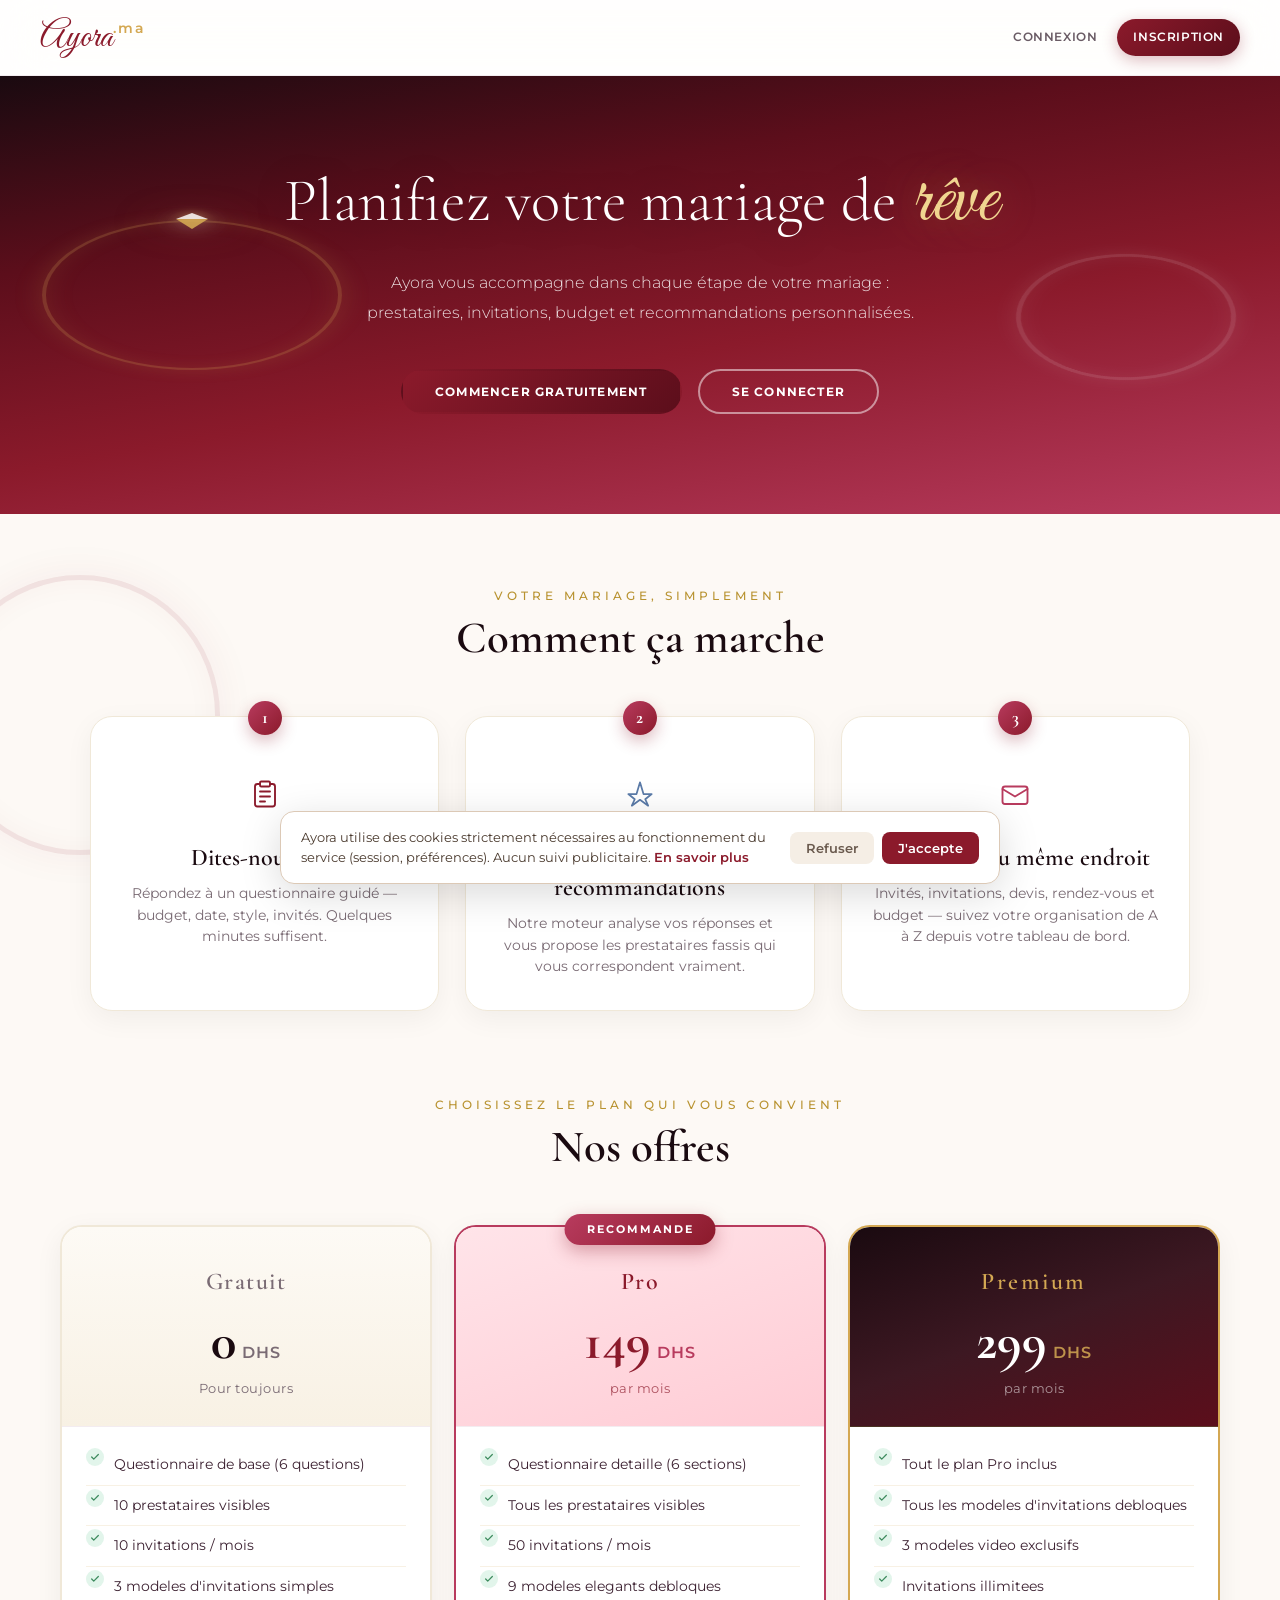
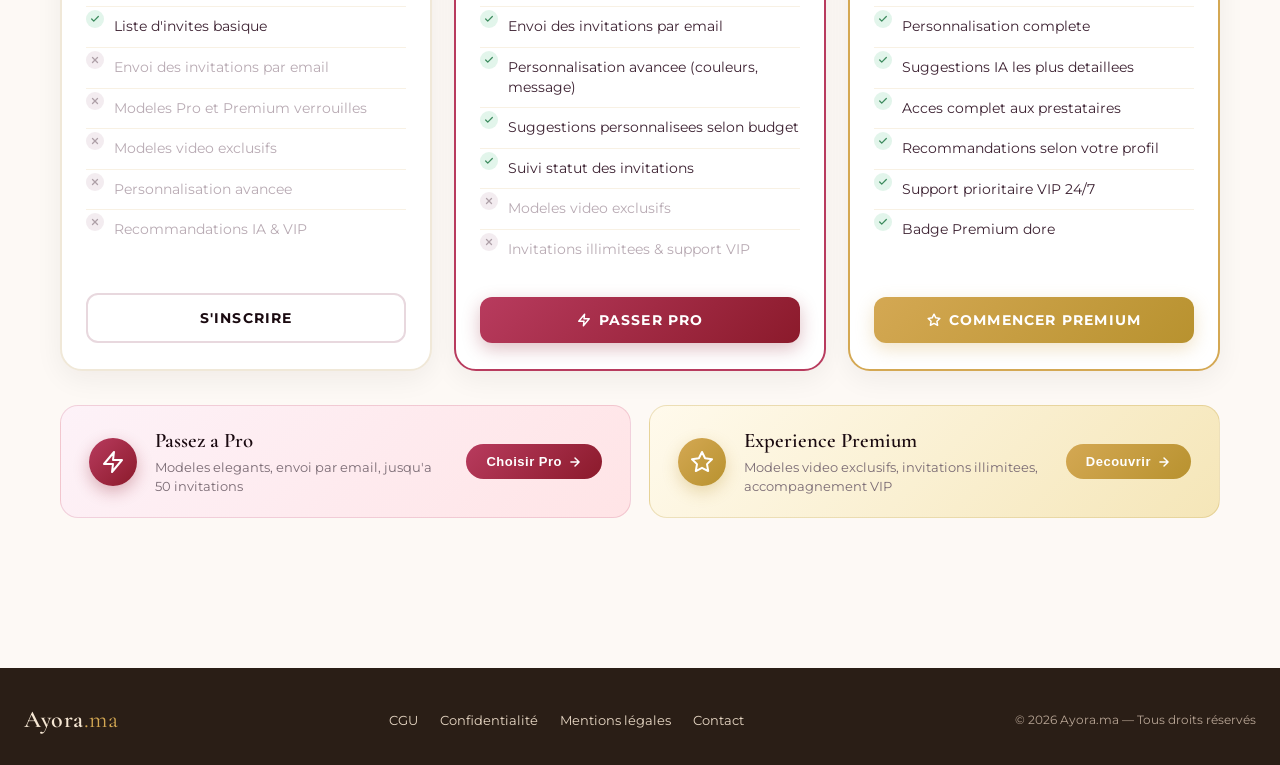
<file: WebContent/index.html>
<!DOCTYPE html>
<html lang="fr">
<head>
	<meta charset="UTF-8">
	<link rel="icon" type="image/svg+xml" href="favicon.svg">
	<link rel="icon" type="image/png" sizes="32x32" href="favicon-32x32.png">
	<link rel="icon" type="image/png" sizes="16x16" href="favicon-16x16.png">
	<link rel="apple-touch-icon" sizes="180x180" href="apple-touch-icon.png">
	<link rel="shortcut icon" type="image/x-icon" href="favicon.ico">
	<meta name="viewport" content="width=device-width, initial-scale=1.0">
	<title>Ayora - Planification de Mariage</title>
	<link rel="stylesheet" href="css/styles.css?v=26">
	<style>
	/* ====== PRICING — design refondu full-stack ====== */
	*,*::before,*::after{box-sizing:border-box}
	.pricing-section{padding:60px 40px 90px;max-width:1240px;margin:0 auto;position:relative;z-index:1}
	.pricing-subtitle{text-align:center;font-size:12px;text-transform:uppercase;letter-spacing:4px;color:#B8922F;margin-bottom:10px;font-weight:500}
	.pricing-title{text-align:center;font-family:'Cormorant Garamond',serif;font-size:2.8rem;font-weight:600;color:#1A0A10;margin-bottom:55px;line-height:1}

	/* Grid : 3 cartes parfaitement alignées (grid-auto-rows: 1fr force MEME hauteur) */
	.pricing-cards{display:grid;grid-template-columns:repeat(3,minmax(0,1fr));grid-auto-rows:1fr;gap:22px;align-items:stretch}

	/* Carte de base : exactement les mêmes dimensions partout */
	.pricing-card{
		background:#fff;
		border-radius:22px;
		border:2px solid #F0E8D8;
		display:flex;flex-direction:column;
		position:relative;
		overflow:visible;
		box-shadow:0 8px 28px rgba(26,10,16,.06);
		transition:transform .35s ease, box-shadow .35s ease;
		height:100%;
	}
	.pricing-card:hover{transform:translateY(-6px);box-shadow:0 18px 44px rgba(26,10,16,.12)}

	/* Badge "Recommandé" : suspendu, ne joue pas dans la hauteur */
	.pricing-badge{
		position:absolute;top:-13px;left:50%;transform:translateX(-50%);
		background:linear-gradient(135deg,#B83B5E,#8B1A2B);color:#fff;
		padding:6px 22px;border-radius:50px;font-size:11px;font-weight:700;
		letter-spacing:2px;text-transform:uppercase;
		box-shadow:0 6px 18px rgba(139,26,43,.35);
		z-index:5;white-space:nowrap;
	}

	/* Header : hauteur strictement identique sur les 3 plans */
	.pricing-card-header{
		text-align:center;
		padding:36px 26px 28px;
		height:200px;
		flex-shrink:0;
		display:flex;flex-direction:column;align-items:center;justify-content:center;
		gap:8px;
		border-radius:20px 20px 0 0;
		border-bottom:1px solid #F3ECF0;
	}
	.pricing-plan-name{display:block;font-family:'Cormorant Garamond',serif;font-size:1.5rem;font-weight:600;letter-spacing:1.5px;color:#1A0A10;margin:0}
	.pricing-amount{display:flex;align-items:baseline;justify-content:center;gap:6px;margin:4px 0 0}
	.pricing-value{font-family:'Cormorant Garamond',serif;font-size:3.3rem;font-weight:700;line-height:1;color:#1A0A10}
	.pricing-currency{font-size:1rem;font-weight:600;color:#7A6B74;letter-spacing:1px}
	.pricing-period{display:block;font-size:12.5px;color:#7A6B74;letter-spacing:.5px;margin-top:2px}

	/* Body : prend tout l'espace restant pour aligner les footers */
	.pricing-card-body{padding:18px 24px 14px;flex:1;display:flex;flex-direction:column;justify-content:flex-start}
	.pricing-features{list-style:none;padding:0;margin:0}
	.pricing-features li{padding:10px 0 10px 28px;position:relative;font-size:13.5px;color:#3D2232;line-height:1.45}
	.pricing-features li:not(:last-child){border-bottom:1px solid #F8F1E4}
	.pricing-features li::before{content:'';position:absolute;left:0;top:12px;width:18px;height:18px;border-radius:50%;background:#E2F5EB url("data:image/svg+xml,%3Csvg xmlns='http://www.w3.org/2000/svg' width='12' height='12' viewBox='0 0 24 24' fill='none' stroke='%233D8B5E' stroke-width='3' stroke-linecap='round' stroke-linejoin='round'%3E%3Cpolyline points='20 6 9 17 4 12'/%3E%3C/svg%3E") no-repeat center/10px}
	.pricing-features li.feat-off{color:#B8AAB3}
	.pricing-features li.feat-off::before{background:#F3ECF0 url("data:image/svg+xml,%3Csvg xmlns='http://www.w3.org/2000/svg' width='12' height='12' viewBox='0 0 24 24' fill='none' stroke='%23AEA0A8' stroke-width='3' stroke-linecap='round' stroke-linejoin='round'%3E%3Cline x1='18' y1='6' x2='6' y2='18'/%3E%3Cline x1='6' y1='6' x2='18' y2='18'/%3E%3C/svg%3E") no-repeat center/10px}

	/* Footer : alignés au pixel près */
	.pricing-card-footer{padding:14px 24px 26px}
	.btn-pricing{width:100%;padding:14px 20px;border-radius:12px;font-size:14px;font-weight:700;letter-spacing:1.2px;text-transform:uppercase;cursor:pointer;transition:all .3s ease;display:inline-flex;align-items:center;justify-content:center;gap:8px;border:none;font-family:inherit}
	.btn-pricing svg{width:14px;height:14px;stroke-width:2.5;flex-shrink:0}
	.upgrade-bar{max-width:1180px;margin:34px auto 0;display:grid;grid-template-columns:1fr 1fr;gap:18px}
	.upgrade-card{background:linear-gradient(135deg,#FDF2F8,#FFE4E6);border:1px solid rgba(184,59,94,.18);border-radius:18px;padding:22px 28px;display:flex;align-items:center;justify-content:space-between;gap:18px;flex-wrap:wrap;transition:all .3s}
	.upgrade-card.upgrade-prem{background:linear-gradient(135deg,#FFFAEC,#F5E6B8);border-color:rgba(184,146,47,.25)}
	.upgrade-card:hover{transform:translateY(-3px);box-shadow:0 12px 28px rgba(184,59,94,.12)}
	.upgrade-card.upgrade-prem:hover{box-shadow:0 12px 28px rgba(184,146,47,.18)}
	.upgrade-card .ic{width:48px;height:48px;border-radius:50%;background:linear-gradient(135deg,#B83B5E,#8B1A2B);color:#fff;display:flex;align-items:center;justify-content:center;flex-shrink:0;box-shadow:0 6px 16px rgba(139,26,43,.3)}
	.upgrade-card.upgrade-prem .ic{background:linear-gradient(135deg,#D4A853,#B8922F);box-shadow:0 6px 16px rgba(184,146,47,.3)}
	.upgrade-card .ic svg{width:24px;height:24px;stroke-width:2}
	.upgrade-card .info{flex:1;min-width:200px}
	.upgrade-card .info h4{margin:0 0 4px;font-family:'Cormorant Garamond',serif;font-size:1.3rem;color:#1A0A10}
	.upgrade-card .info p{margin:0;font-size:13px;color:#7A6B74;line-height:1.4}
	.upgrade-card .go{padding:10px 20px;border-radius:50px;border:none;color:#fff;font-weight:600;cursor:pointer;font-size:13px;letter-spacing:.5px;display:inline-flex;align-items:center;gap:6px;transition:transform .2s}
	.upgrade-card .go:hover{transform:translateX(3px)}
	.upgrade-card .go svg{width:14px;height:14px}
	.upgrade-card.upgrade-pro .go{background:linear-gradient(135deg,#B83B5E,#8B1A2B)}
	.upgrade-card.upgrade-prem .go{background:linear-gradient(135deg,#D4A853,#B8922F)}
	@media(max-width:768px){.upgrade-bar{grid-template-columns:1fr}}
	/* === FREE — Sobre, élégant === */
	.pricing-free .pricing-card-header{background:linear-gradient(180deg,#FDFAF5,#F8F1E4)}
	.pricing-free .pricing-plan-name{color:#7A6B74}
	.pricing-free .pricing-value{color:#1A0A10}
	.pricing-free .btn-pricing{background:#fff;border:2px solid #E8D8DE;color:#1A0A10}
	.pricing-free .btn-pricing:hover{background:#1A0A10;border-color:#1A0A10;color:#D4A853}

	/* === PRO — Romantique, recommandé === */
	.pricing-pro{border-color:#B83B5E}
	.pricing-pro .pricing-card-header{background:linear-gradient(160deg,#FFE4E9 0%,#FFCCD5 100%)}
	.pricing-pro .pricing-plan-name{color:#8B1A2B}
	.pricing-pro .pricing-value{color:#8B1A2B}
	.pricing-pro .pricing-currency{color:#B83B5E}
	.pricing-pro .pricing-period{color:#8B1A2B;opacity:.7}
	.pricing-pro .btn-pricing{background:linear-gradient(135deg,#B83B5E,#8B1A2B);color:#fff;box-shadow:0 6px 18px rgba(139,26,43,.28)}
	.pricing-pro .btn-pricing:hover{transform:translateY(-2px);box-shadow:0 10px 26px rgba(139,26,43,.4)}

	/* === PREMIUM — Luxe sobre, doré === */
	.pricing-premium{border-color:#D4A853}
	.pricing-premium .pricing-card-header{background:linear-gradient(160deg,#1A0A10 0%,#3D1822 50%,#5C0E1B 100%);border-bottom-color:rgba(212,168,83,.25)}
	.pricing-premium .pricing-plan-name{color:#D4A853;letter-spacing:2.5px}
	.pricing-premium .pricing-value{color:#fff}
	.pricing-premium .pricing-currency{color:#D4A853;opacity:.85}
	.pricing-premium .pricing-period{color:rgba(255,255,255,.55)}
	.pricing-premium .btn-pricing{background:linear-gradient(135deg,#D4A853,#B8922F);color:#fff;box-shadow:0 6px 18px rgba(212,168,83,.32)}
	.pricing-premium .btn-pricing:hover{transform:translateY(-2px);box-shadow:0 10px 26px rgba(212,168,83,.45)}

	/* Responsive */
	@media(max-width:1000px){.pricing-cards{grid-template-columns:1fr;max-width:420px;margin:0 auto;gap:32px}}

	/* ====== INLINE OVERRIDE - Icons SVG ====== */
	.icon::before,.icon::after{content:none!important;display:none!important}
	.icon-questionnaire{background:linear-gradient(135deg,#FDE8ED,#F5CCD5);background-image:url("data:image/svg+xml,%3Csvg xmlns='http://www.w3.org/2000/svg' width='30' height='30' viewBox='0 0 24 24' fill='none' stroke='%238B1A2B' stroke-width='1.5' stroke-linecap='round' stroke-linejoin='round'%3E%3Cpath d='M16 4h2a2 2 0 0 1 2 2v14a2 2 0 0 1-2 2H6a2 2 0 0 1-2-2V6a2 2 0 0 1 2-2h2'/%3E%3Crect x='8' y='2' width='8' height='4' rx='1' ry='1'/%3E%3Cline x1='8' y1='10' x2='16' y2='10'/%3E%3Cline x1='8' y1='14' x2='16' y2='14'/%3E%3Cline x1='8' y1='18' x2='12' y2='18'/%3E%3C/svg%3E");background-repeat:no-repeat;background-position:center;background-size:30px}
	.icon-vendors{background:linear-gradient(135deg,#FEF9ED,#F0D590);background-image:url("data:image/svg+xml,%3Csvg xmlns='http://www.w3.org/2000/svg' width='30' height='30' viewBox='0 0 24 24' fill='none' stroke='%23B8922F' stroke-width='1.5' stroke-linecap='round' stroke-linejoin='round'%3E%3Cpath d='M3 21h18'/%3E%3Cpath d='M5 21V7l7-4 7 4v14'/%3E%3Cpath d='M9 21v-4a2 2 0 0 1 2-2h2a2 2 0 0 1 2 2v4'/%3E%3Cpath d='M10 9h4'/%3E%3Cpath d='M10 13h4'/%3E%3C/svg%3E");background-repeat:no-repeat;background-position:center;background-size:30px}
	.icon-ai{background:linear-gradient(135deg,#E8F0FA,#C5D9F0);background-image:url("data:image/svg+xml,%3Csvg xmlns='http://www.w3.org/2000/svg' width='30' height='30' viewBox='0 0 24 24' fill='none' stroke='%235B7BA8' stroke-width='1.5' stroke-linecap='round' stroke-linejoin='round'%3E%3Cpath d='M12 2L9 12l-7 0 5.5 4.5L5 22l7-5 7 5-2.5-5.5L22 12h-7L12 2z'/%3E%3C/svg%3E");background-repeat:no-repeat;background-position:center;background-size:28px}
	.icon-invitations{background:linear-gradient(135deg,#F5E0F0,#E8BFE0);background-image:url("data:image/svg+xml,%3Csvg xmlns='http://www.w3.org/2000/svg' width='30' height='30' viewBox='0 0 24 24' fill='none' stroke='%23B83B5E' stroke-width='1.5' stroke-linecap='round' stroke-linejoin='round'%3E%3Crect x='2' y='6' width='20' height='14' rx='2'/%3E%3Cpath d='M2 8l10 6 10-6'/%3E%3C/svg%3E");background-repeat:no-repeat;background-position:center;background-size:30px}
	.icon-budget{background:linear-gradient(135deg,#E2F5EB,#B5E0CA);background-image:url("data:image/svg+xml,%3Csvg xmlns='http://www.w3.org/2000/svg' width='30' height='30' viewBox='0 0 24 24' fill='none' stroke='%233D8B5E' stroke-width='1.5' stroke-linecap='round' stroke-linejoin='round'%3E%3Ccircle cx='12' cy='12' r='10'/%3E%3Cpath d='M14.5 9a3.5 3.5 0 0 0-5 0 2.5 2.5 0 0 0 0 3c.6.6 1.5 1 2.5 1s1.9.4 2.5 1a2.5 2.5 0 0 1 0 3 3.5 3.5 0 0 1-5 0'/%3E%3Cline x1='12' y1='3' x2='12' y2='5'/%3E%3Cline x1='12' y1='19' x2='12' y2='21'/%3E%3C/svg%3E");background-repeat:no-repeat;background-position:center;background-size:30px}
	.icon-premium{background:linear-gradient(135deg,#FFF0C8,#F0D590);background-image:url("data:image/svg+xml,%3Csvg xmlns='http://www.w3.org/2000/svg' width='30' height='30' viewBox='0 0 24 24' fill='none' stroke='%23B8922F' stroke-width='1.5' stroke-linecap='round' stroke-linejoin='round'%3E%3Cpath d='M2 18l3-10 5 6 2-10 2 10 5-6 3 10'/%3E%3Cpath d='M2 18h20'/%3E%3Cpath d='M4 21h16'/%3E%3C/svg%3E");background-repeat:no-repeat;background-position:center;background-size:30px}

	@media(max-width:1000px){.pricing-cards{grid-template-columns:1fr;max-width:420px;margin:0 auto}.pricing-card{min-height:auto}}

	/* ====== COMMENT CA MARCHE ====== */
	.how-section{padding:72px 40px 24px;max-width:1180px;margin:0 auto;position:relative;z-index:1}
	.how-subtitle{text-align:center;font-size:12px;text-transform:uppercase;letter-spacing:4px;color:#B8922F;margin-bottom:10px;font-weight:500}
	.how-title{text-align:center;font-family:'Cormorant Garamond',serif;font-size:2.8rem;font-weight:600;color:#1A0A10;margin-bottom:55px;line-height:1}
	.how-grid{display:grid;grid-template-columns:repeat(3,1fr);gap:26px}
	.how-step{position:relative;background:#fff;border:1px solid #F0E8D8;border-radius:22px;padding:42px 28px 32px;text-align:center;box-shadow:0 8px 28px rgba(26,10,16,.05);transition:transform .35s ease,box-shadow .35s ease}
	.how-step:hover{transform:translateY(-6px);box-shadow:0 18px 44px rgba(26,10,16,.10)}
	.how-num{position:absolute;top:-16px;left:50%;transform:translateX(-50%);width:34px;height:34px;border-radius:50%;background:linear-gradient(135deg,#B83B5E,#8B1A2B);color:#fff;font-family:'Cormorant Garamond',serif;font-weight:700;font-size:1.1rem;display:flex;align-items:center;justify-content:center;box-shadow:0 6px 16px rgba(139,26,43,.3)}
	.how-step .icon{width:62px;height:62px;border-radius:18px;margin:4px auto 18px}
	.how-step h3{font-family:'Cormorant Garamond',serif;font-size:1.5rem;font-weight:600;color:#1A0A10;margin:0 0 10px}
	.how-step p{font-size:14px;color:#7A6B74;line-height:1.55;margin:0}
	@media(max-width:1000px){.how-grid{grid-template-columns:1fr;max-width:420px;margin:0 auto}}
	</style>
</head>
<body>

	<!-- NAVIGATION -->
	<div class="menu-bar">
		<div class="logo">Ayora<span>.ma</span></div>
		<nav>
			<span onclick="location.href='login.html'">Connexion</span>
			<span onclick="location.href='register.html'" class="active">Inscription</span>
		</nav>
	</div>

	<!-- HERO -->
	<section class="hero">
		<div class="ring-diamond"></div>
		<h1>Planifiez votre mariage de <span>rêve</span></h1>
		<p>Ayora vous accompagne dans chaque étape de votre mariage : prestataires, invitations, budget et recommandations personnalisées.</p>
		<div class="hero-buttons">
			<button class="btn btn-primary" onclick="location.href='register.html'">Commencer gratuitement</button>
			<button class="btn btn-outline" onclick="location.href='login.html'">Se connecter</button>
		</div>
	</section>

	<!-- COMMENT CA MARCHE -->
	<section class="how-section">
		<p class="how-subtitle">Votre mariage, simplement</p>
		<h2 class="how-title">Comment ça marche</h2>
		<div class="how-grid">
			<div class="how-step">
				<span class="how-num">1</span>
				<div class="icon icon-questionnaire"></div>
				<h3>Dites-nous tout</h3>
				<p>Répondez à un questionnaire guidé — budget, date, style, invités. Quelques minutes suffisent.</p>
			</div>
			<div class="how-step">
				<span class="how-num">2</span>
				<div class="icon icon-ai"></div>
				<h3>Recevez vos recommandations</h3>
				<p>Notre moteur analyse vos réponses et vous propose les prestataires fassis qui vous correspondent vraiment.</p>
			</div>
			<div class="how-step">
				<span class="how-num">3</span>
				<div class="icon icon-invitations"></div>
				<h3>Gérez tout au même endroit</h3>
				<p>Invités, invitations, devis, rendez-vous et budget — suivez votre organisation de A à Z depuis votre tableau de bord.</p>
			</div>
		</div>
	</section>

	<!-- PRICING -->
	<section class="pricing-section">
		<p class="pricing-subtitle">Choisissez le plan qui vous convient</p>
		<h2 class="pricing-title">Nos offres</h2>
		<div class="pricing-cards">
			<!-- GRATUIT -->
			<article class="pricing-card pricing-free">
				<div class="pricing-card-header">
					<span class="pricing-plan-name">Gratuit</span>
					<div class="pricing-amount">
						<span class="pricing-value">0</span>
						<span class="pricing-currency">DHS</span>
					</div>
					<span class="pricing-period">Pour toujours</span>
				</div>
				<div class="pricing-card-body">
					<ul class="pricing-features">
						<li>Questionnaire de base (6 questions)</li>
						<li>10 prestataires visibles</li>
						<li>10 invitations / mois</li>
						<li>3 modeles d'invitations simples</li>
						<li>Liste d'invites basique</li>
						<li class="feat-off">Envoi des invitations par email</li>
						<li class="feat-off">Modeles Pro et Premium verrouilles</li>
						<li class="feat-off">Modeles video exclusifs</li>
						<li class="feat-off">Personnalisation avancee</li>
						<li class="feat-off">Recommandations IA & VIP</li>
					</ul>
				</div>
				<div class="pricing-card-footer">
					<button class="btn btn-secondary btn-pricing" onclick="location.href='register.html'">S'inscrire</button>
				</div>
			</article>

			<!-- PRO - mis en avant -->
			<article class="pricing-card pricing-pro">
				<div class="pricing-badge">Recommande</div>
				<div class="pricing-card-header">
					<span class="pricing-plan-name">Pro</span>
					<div class="pricing-amount">
						<span class="pricing-value">149</span>
						<span class="pricing-currency">DHS</span>
					</div>
					<span class="pricing-period">par mois</span>
				</div>
				<div class="pricing-card-body">
					<ul class="pricing-features">
						<li>Questionnaire detaille (6 sections)</li>
						<li>Tous les prestataires visibles</li>
						<li>50 invitations / mois</li>
						<li>9 modeles elegants debloques</li>
						<li>Envoi des invitations par email</li>
						<li>Personnalisation avancee (couleurs, message)</li>
						<li>Suggestions personnalisees selon budget</li>
						<li>Suivi statut des invitations</li>
						<li class="feat-off">Modeles video exclusifs</li>
						<li class="feat-off">Invitations illimitees & support VIP</li>
					</ul>
				</div>
				<div class="pricing-card-footer">
					<button class="btn btn-pricing" onclick="location.href='register.html?plan=pro'">
						<svg viewBox="0 0 24 24" fill="none" stroke="currentColor" stroke-linecap="round" stroke-linejoin="round"><path d="M13 2L3 14h9l-1 8 10-12h-9l1-8z"/></svg>
						Passer Pro
					</button>
				</div>
			</article>

			<!-- PREMIUM -->
			<article class="pricing-card pricing-premium">
				<div class="pricing-card-header">
					<span class="pricing-plan-name">Premium</span>
					<div class="pricing-amount">
						<span class="pricing-value">299</span>
						<span class="pricing-currency">DHS</span>
					</div>
					<span class="pricing-period">par mois</span>
				</div>
				<div class="pricing-card-body">
					<ul class="pricing-features">
						<li>Tout le plan Pro inclus</li>
						<li>Tous les modeles d'invitations debloques</li>
						<li>3 modeles video exclusifs</li>
						<li>Invitations illimitees</li>
						<li>Personnalisation complete</li>
						<li>Suggestions IA les plus detaillees</li>
						<li>Acces complet aux prestataires</li>
						<li>Recommandations selon votre profil</li>
						<li>Support prioritaire VIP 24/7</li>
						<li>Badge Premium dore</li>
					</ul>
				</div>
				<div class="pricing-card-footer">
					<button class="btn btn-premium btn-pricing" onclick="location.href='register.html?plan=premium'">
						<svg viewBox="0 0 24 24" fill="none" stroke="currentColor" stroke-linecap="round" stroke-linejoin="round"><path d="M12 2l3.09 6.26L22 9.27l-5 4.87 1.18 6.88L12 17.77l-6.18 3.25L7 14.14 2 9.27l6.91-1.01L12 2z"/></svg>
						Commencer Premium
					</button>
				</div>
			</article>
		</div>

		<!-- Upgrade banners -->
		<div class="upgrade-bar">
			<div class="upgrade-card upgrade-pro">
				<div class="ic">
					<svg viewBox="0 0 24 24" fill="none" stroke="currentColor" stroke-linecap="round" stroke-linejoin="round"><path d="M13 2L3 14h9l-1 8 10-12h-9l1-8z"/></svg>
				</div>
				<div class="info">
					<h4>Passez a Pro</h4>
					<p>Modeles elegants, envoi par email, jusqu'a 50 invitations</p>
				</div>
				<button class="go" onclick="location.href='register.html?plan=pro'">
					Choisir Pro
					<svg viewBox="0 0 24 24" fill="none" stroke="currentColor" stroke-width="2.5" stroke-linecap="round" stroke-linejoin="round"><path d="M5 12h14M12 5l7 7-7 7"/></svg>
				</button>
			</div>
			<div class="upgrade-card upgrade-prem">
				<div class="ic">
					<svg viewBox="0 0 24 24" fill="none" stroke="currentColor" stroke-linecap="round" stroke-linejoin="round"><path d="M12 2l3.09 6.26L22 9.27l-5 4.87 1.18 6.88L12 17.77l-6.18 3.25L7 14.14 2 9.27l6.91-1.01L12 2z"/></svg>
				</div>
				<div class="info">
					<h4>Experience Premium</h4>
					<p>Modeles video exclusifs, invitations illimitees, accompagnement VIP</p>
				</div>
				<button class="go" onclick="location.href='register.html?plan=premium'">
					Decouvrir
					<svg viewBox="0 0 24 24" fill="none" stroke="currentColor" stroke-width="2.5" stroke-linecap="round" stroke-linejoin="round"><path d="M5 12h14M12 5l7 7-7 7"/></svg>
				</button>
			</div>
		</div>
	</section>

	<!-- FOOTER -->
	<footer class="site-footer">
		<div class="footer-inner">
			<div class="footer-brand">Ayora<span>.ma</span></div>
			<nav class="footer-links">
				<a href="cgu.html">CGU</a>
				<a href="confidentialite.html">Confidentialité</a>
				<a href="mentions.html">Mentions légales</a>
				<a href="contact.html">Contact</a>
			</nav>
			<div class="footer-copy">© 2026 Ayora.ma — Tous droits réservés</div>
		</div>
	</footer>

	<script src="js/ayora-ui.js"></script>
</body>
</html>
</file>
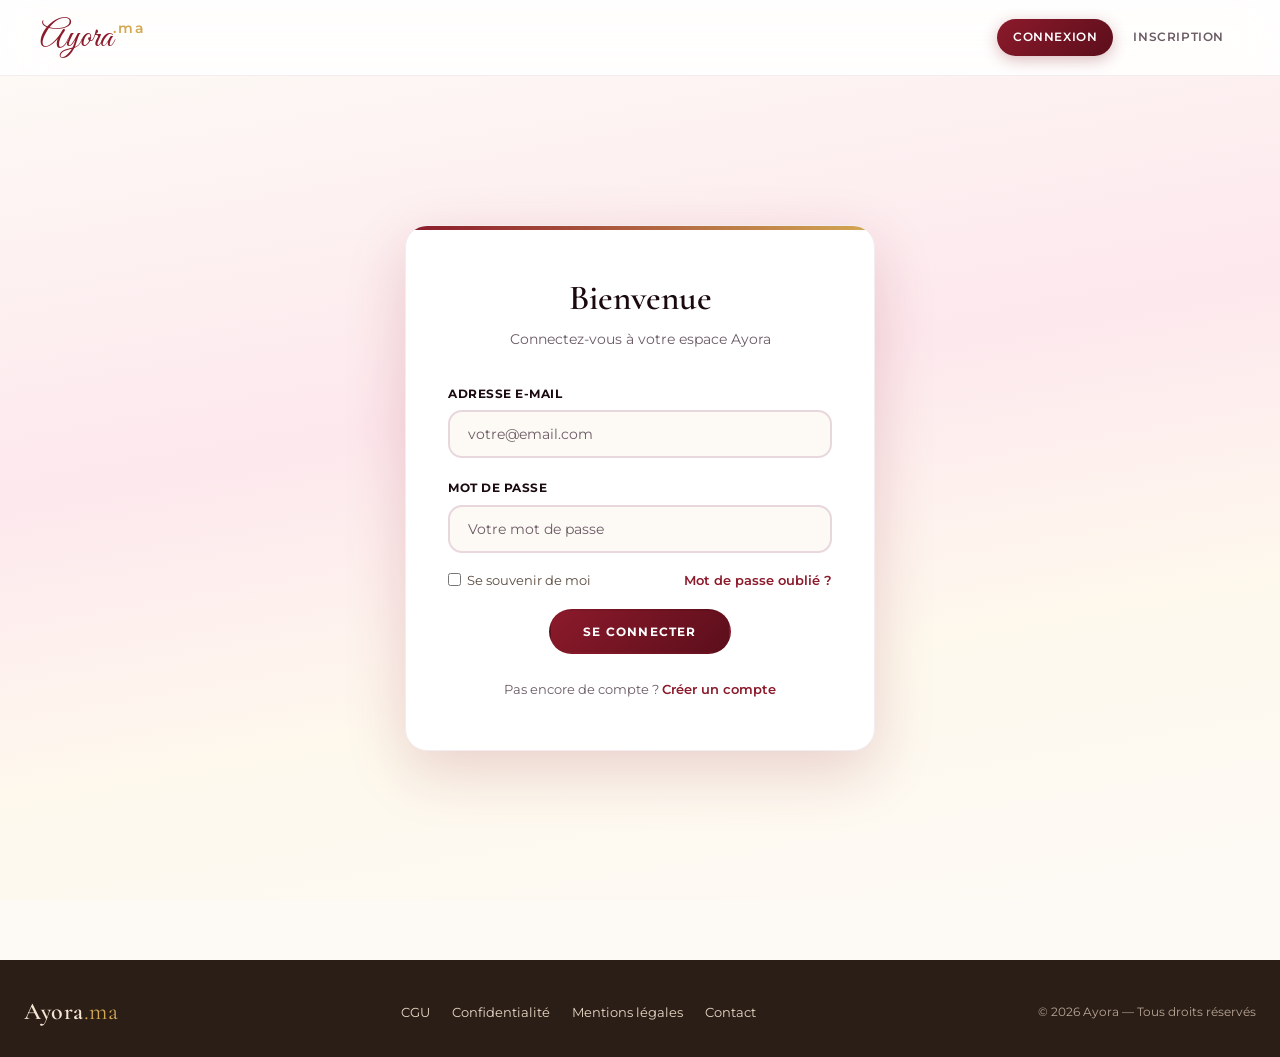
<file: WebContent/assistant.html>
<!DOCTYPE html>
<html lang="fr">
<head>
	<meta charset="UTF-8">
	<link rel="icon" type="image/svg+xml" href="favicon.svg">
	<link rel="icon" type="image/png" sizes="32x32" href="favicon-32x32.png">
	<link rel="icon" type="image/png" sizes="16x16" href="favicon-16x16.png">
	<link rel="apple-touch-icon" sizes="180x180" href="apple-touch-icon.png">
	<link rel="shortcut icon" type="image/x-icon" href="favicon.ico">
	<meta name="viewport" content="width=device-width, initial-scale=1.0">
	<title>Ayora — Assistante AYORA</title>
	<link rel="stylesheet" href="css/styles.css?v=30">
	<link rel="stylesheet" href="css/account.css?v=1">
	<link rel="stylesheet" href="css/assistant.css?v=4">
</head>
<body>

	<!-- NAVIGATION -->
	<div class="menu-bar">
		<div class="logo" onclick="location.href='dashboard.html'">Ayora<span>.ma</span></div>
		<nav>
			<span onclick="location.href='dashboard.html'">Tableau de bord</span>
			<span onclick="location.href='recommendations.html'">Recommandations</span>
			<span onclick="location.href='mychoices.html'">Mes choix</span>
			<span onclick="location.href='vendors.html'">Prestataires</span>
			<span onclick="location.href='guests.html'">Invités</span>
			<span onclick="location.href='invitations.html'">Invitations</span>
			<span class="active" onclick="location.href='assistant.html'">Assistante AYORA</span>
		</nav>
		<div class="user-info">
			<span id="userName"></span>
			<span onclick="logout()" style="cursor:pointer;">Déconnexion</span>
			<span id="userBadge" class="badge-free">FREE</span>
		</div>
	</div>

	<div class="assistant-shell">

		<!-- SIDEBAR : profile snapshot + quick prompts -->
		<aside class="assistant-sidebar">
			<span class="acc">Ton mariage</span>
			<h3>Profil en un coup d'œil</h3>

			<div class="assistant-profile" id="profileSummary">
				<div class="row empty">
					<div class="ic">
						<svg viewBox="0 0 24 24" fill="none" stroke="currentColor" stroke-width="2"
							stroke-linecap="round" stroke-linejoin="round">
							<path d="M21 10c0 7-9 13-9 13s-9-6-9-13a9 9 0 0 1 18 0z"/>
							<circle cx="12" cy="10" r="3"/>
						</svg>
					</div>
					<div class="meta">
						<span class="label">Lieu</span>
						<span class="value">Chargement…</span>
					</div>
				</div>
			</div>

			<p class="chips-title">Démarrer une conversation</p>
			<div class="assistant-chips" id="quickPrompts">
				<button class="assistant-chip" type="button">Comment répartir mon budget ?</button>
				<button class="assistant-chip" type="button">Que préparer 3 mois avant ?</button>
				<button class="assistant-chip" type="button">Aide-moi à choisir une salle</button>
				<button class="assistant-chip" type="button">Comparer deux prestataires</button>
				<button class="assistant-chip" type="button">Je suis stressée, par où commencer ?</button>
				<button class="assistant-chip" type="button" lang="ar" dir="rtl">بغيت ندير عرس بميزانية 60000 درهم</button>
				<button class="assistant-chip" type="button">Chno khasni nwjed 3 mois 9bel l3ers ?</button>
			</div>
		</aside>

		<!-- MAIN : conversation -->
		<section class="assistant-main">
			<header class="assistant-header">
				<div class="assistant-avatar">A</div>
				<div class="title-block">
					<h2>Assistante AYORA</h2>
					<div class="subtitle">Ton accompagnatrice intelligente pour organiser un mariage harmonieux à Fès.</div>
				</div>
				<button type="button" id="newConversationBtn" class="suggested-chip" style="margin-right:10px;"
						title="Effacer la conversation actuelle et recommencer">
					<svg viewBox="0 0 24 24" fill="none" stroke="currentColor" stroke-width="2"
							stroke-linecap="round" stroke-linejoin="round" style="width:13px;height:13px;vertical-align:-2px;margin-right:5px;">
						<polyline points="1 4 1 10 7 10"/>
						<path d="M3.51 15a9 9 0 1 0 2.13-9.36L1 10"/>
					</svg>Nouvelle conversation
				</button>
				<span class="demo-badge" id="providerStatusBadge"
						title="Sera remplacé par le modèle Gemma fine-tuné dès qu'il sera déployé.">
					Mode démo
				</span>
			</header>

			<div class="assistant-stream" id="chatStream" aria-live="polite"></div>

			<form class="assistant-composer" id="chatForm">
				<div class="composer-row">
					<textarea id="chatInput" rows="1"
						placeholder="Écris en français, en darija, ou en mélange — je m'adapte…"></textarea>
					<button type="submit" class="composer-send" aria-label="Envoyer">
						<svg viewBox="0 0 24 24" fill="none" stroke="currentColor"
							stroke-width="2" stroke-linecap="round" stroke-linejoin="round">
							<line x1="22" y1="2" x2="11" y2="13"/>
							<polygon points="22 2 15 22 11 13 2 9 22 2"/>
						</svg>
					</button>
				</div>
				<div class="composer-hint">
					<svg viewBox="0 0 24 24" fill="none" stroke="currentColor"
						stroke-width="1.8" stroke-linecap="round" stroke-linejoin="round">
						<circle cx="12" cy="12" r="10"/><path d="M12 16v-4"/><line x1="12" y1="8" x2="12.01" y2="8"/>
					</svg>
					AYORA ne propose jamais un nom de prestataire, un tarif ou une disponibilité sans données réelles d'AYORA.
				</div>
			</form>
		</section>
	</div>

	<footer class="site-footer">
		<div class="footer-inner">
			<div class="footer-brand">Ayora<span>.ma</span></div>
			<nav class="footer-links">
				<a href="cgu.html">CGU</a>
				<a href="confidentialite.html">Confidentialité</a>
				<a href="mentions.html">Mentions légales</a>
				<a href="contact.html">Contact</a>
			</nav>
			<div class="footer-copy">© 2026 Ayora.ma — Tous droits réservés</div>
		</div>
	</footer>

	<script src="js/api.js"></script>
	<script src="js/format.js"></script>
	<script src="js/ayora-ui.js"></script>
	<script src="js/assistant.js?v=2"></script>

	<script>
	(function() {
		'use strict';

		var user = checkAuth();
		if (!user) return;
		applyAccountHeader(user);

		var stream = document.getElementById('chatStream');
		var input = document.getElementById('chatInput');
		var form = document.getElementById('chatForm');
		var summaryEl = document.getElementById('profileSummary');
		var chipsBox = document.getElementById('quickPrompts');

		// 1) Greet the user.
		AyoraAssistant.greet(stream, user.firstName);

		// New conversation button — clears the session history server-side
		// and resets the visible stream.
		var newConvBtn = document.getElementById('newConversationBtn');
		if (newConvBtn) {
			newConvBtn.addEventListener('click', function() {
				AyoraAssistant.resetConversation(stream).then(function() {
					AyoraAssistant.greet(stream, user.firstName);
				});
			});
		}

		// Update provider status badge ("Mode démo" stays only while no real LLM is configured).
		api.get('/api/assistant/health').then(function(d) {
			var badge = document.getElementById('providerStatusBadge');
			if (!badge) return;
			if (d && d.fallbackMode === false) {
				badge.textContent = 'Assistante connectée';
				badge.title = 'Fournisseur actif : ' + (d.providers || 'inconnu');
			} else {
				badge.textContent = 'Mode démo';
				badge.title = 'Aucun fournisseur IA configuré — fallback hors-ligne';
			}
		}).catch(function() {});

		// 2) Pull the profile snapshot from the recommendations endpoint (already
		//    returns a complete UserProfile-derived payload). If the questionnaire
		//    is not done, prompt the user to complete it.
		api.get('/api/recommendations').then(function(data) {
			if (!data || data._nonJson) return;
			if (!data.completed) {
				renderProfileEmpty(summaryEl);
				return;
			}
			renderProfile(summaryEl, data.profile);
		}).catch(function() { renderProfileEmpty(summaryEl); });

		// 3) Quick-prompt chips: clicking submits directly.
		Array.prototype.forEach.call(chipsBox.querySelectorAll('.assistant-chip'), function(btn) {
			btn.addEventListener('click', function() {
				submitMessage(btn.textContent);
			});
		});

		// 4) Composer behaviour.
		form.addEventListener('submit', function(ev) {
			ev.preventDefault();
			var msg = input.value.trim();
			if (!msg) return;
			input.value = '';
			autoResize();
			submitMessage(msg);
		});

		input.addEventListener('keydown', function(ev) {
			if (ev.key === 'Enter' && !ev.shiftKey) {
				ev.preventDefault();
				form.dispatchEvent(new Event('submit'));
			}
		});

		input.addEventListener('input', autoResize);

		function submitMessage(text) {
			AyoraAssistant.send({
				message: text,
				streamEl: stream,
				currentPage: 'assistant'
			});
		}

		function autoResize() {
			input.style.height = 'auto';
			input.style.height = Math.min(input.scrollHeight, 140) + 'px';
		}

		// ---- Profile sidebar rendering ----------------------------------

		function renderProfile(target, p) {
			target.innerHTML = '';
			append(target, iconMap, 'Ville', p.userCity || 'Fès');
			append(target, iconUsers, 'Invités', p.nbInvites > 0 ? p.nbInvites : 'à préciser');
			append(target, iconWallet, 'Budget', p.budgetTotal > 0 ? formatPrice(p.budgetTotal) : 'à préciser');
			append(target, iconStar, 'Style', capitalize(p.style || p.ambiance || '—'));
			if (p.budgetTier) append(target, iconBadge, 'Confort budgétaire', tierLabel(p.budgetTier));
		}

		function renderProfileEmpty(target) {
			target.innerHTML =
				'<div class="row empty">' +
					'<div class="ic">' + iconClipboard + '</div>' +
					'<div class="meta">' +
						'<span class="label">Questionnaire</span>' +
						'<span class="value">À remplir pour personnaliser</span>' +
					'</div>' +
				'</div>';
		}

		function append(target, icon, label, value) {
			var row = document.createElement('div');
			row.className = 'row';
			row.innerHTML =
				'<div class="ic">' + icon + '</div>' +
				'<div class="meta">' +
					'<span class="label">' + label + '</span>' +
					'<span class="value">' + (value == null ? '—' : value) + '</span>' +
				'</div>';
			target.appendChild(row);
		}

		function capitalize(s) {
			if (!s) return '—';
			s = s.toString().toLowerCase().replace(/_/g, ' ');
			return s.charAt(0).toUpperCase() + s.slice(1);
		}

		function tierLabel(tier) {
			var m = {
				'SERRE': 'Serré',
				'CONFORTABLE': 'Confortable',
				'GENEREUX': 'Généreux',
				'ILLIMITE': 'Sans limite'
			};
			return m[tier] || capitalize(tier);
		}

		// ---- Inline icons ------------------------------------------------

		var iconMap = '<svg viewBox="0 0 24 24" fill="none" stroke="currentColor" stroke-width="2" stroke-linecap="round" stroke-linejoin="round"><path d="M21 10c0 7-9 13-9 13s-9-6-9-13a9 9 0 0 1 18 0z"/><circle cx="12" cy="10" r="3"/></svg>';
		var iconUsers = '<svg viewBox="0 0 24 24" fill="none" stroke="currentColor" stroke-width="2" stroke-linecap="round" stroke-linejoin="round"><path d="M17 21v-2a4 4 0 0 0-4-4H5a4 4 0 0 0-4 4v2"/><circle cx="9" cy="7" r="4"/><path d="M23 21v-2a4 4 0 0 0-3-3.87"/><path d="M16 3.13a4 4 0 0 1 0 7.75"/></svg>';
		var iconWallet = '<svg viewBox="0 0 24 24" fill="none" stroke="currentColor" stroke-width="2" stroke-linecap="round" stroke-linejoin="round"><path d="M19 7H5a2 2 0 0 0-2 2v8a2 2 0 0 0 2 2h14a2 2 0 0 0 2-2V9a2 2 0 0 0-2-2z"/><path d="M16 12h.01"/></svg>';
		var iconStar = '<svg viewBox="0 0 24 24" fill="none" stroke="currentColor" stroke-width="2" stroke-linecap="round" stroke-linejoin="round"><polygon points="12 2 15.09 8.26 22 9.27 17 14.14 18.18 21.02 12 17.77 5.82 21.02 7 14.14 2 9.27 8.91 8.26 12 2"/></svg>';
		var iconBadge = '<svg viewBox="0 0 24 24" fill="none" stroke="currentColor" stroke-width="2" stroke-linecap="round" stroke-linejoin="round"><circle cx="12" cy="8" r="6"/><path d="M15.477 12.89 17 22l-5-3-5 3 1.523-9.11"/></svg>';
		var iconClipboard = '<svg viewBox="0 0 24 24" fill="none" stroke="currentColor" stroke-width="2" stroke-linecap="round" stroke-linejoin="round"><rect x="8" y="2" width="8" height="4" rx="1"/><path d="M16 4h2a2 2 0 0 1 2 2v14a2 2 0 0 1-2 2H6a2 2 0 0 1-2-2V6a2 2 0 0 1 2-2h2"/></svg>';
	})();
	</script>
	<script src="js/account-menu.js?v=1"></script>
</body>
</html>
</file>
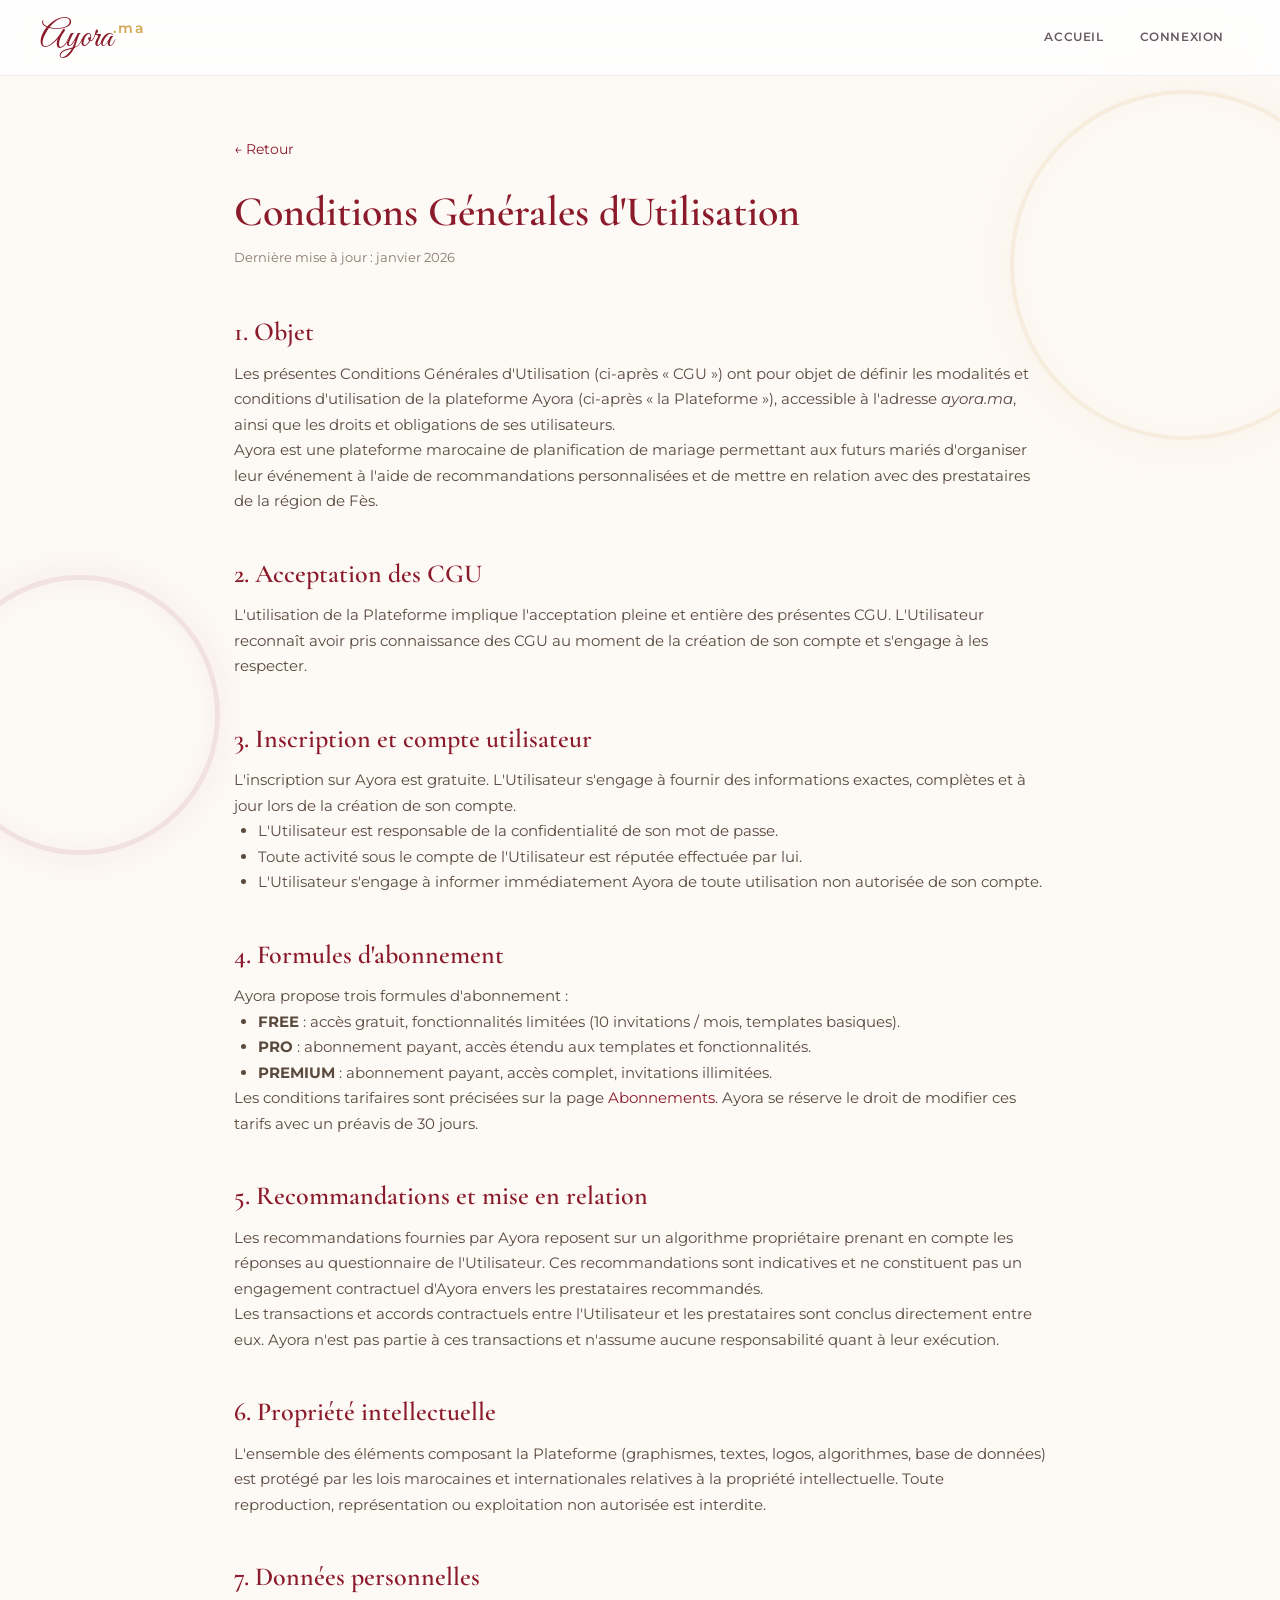
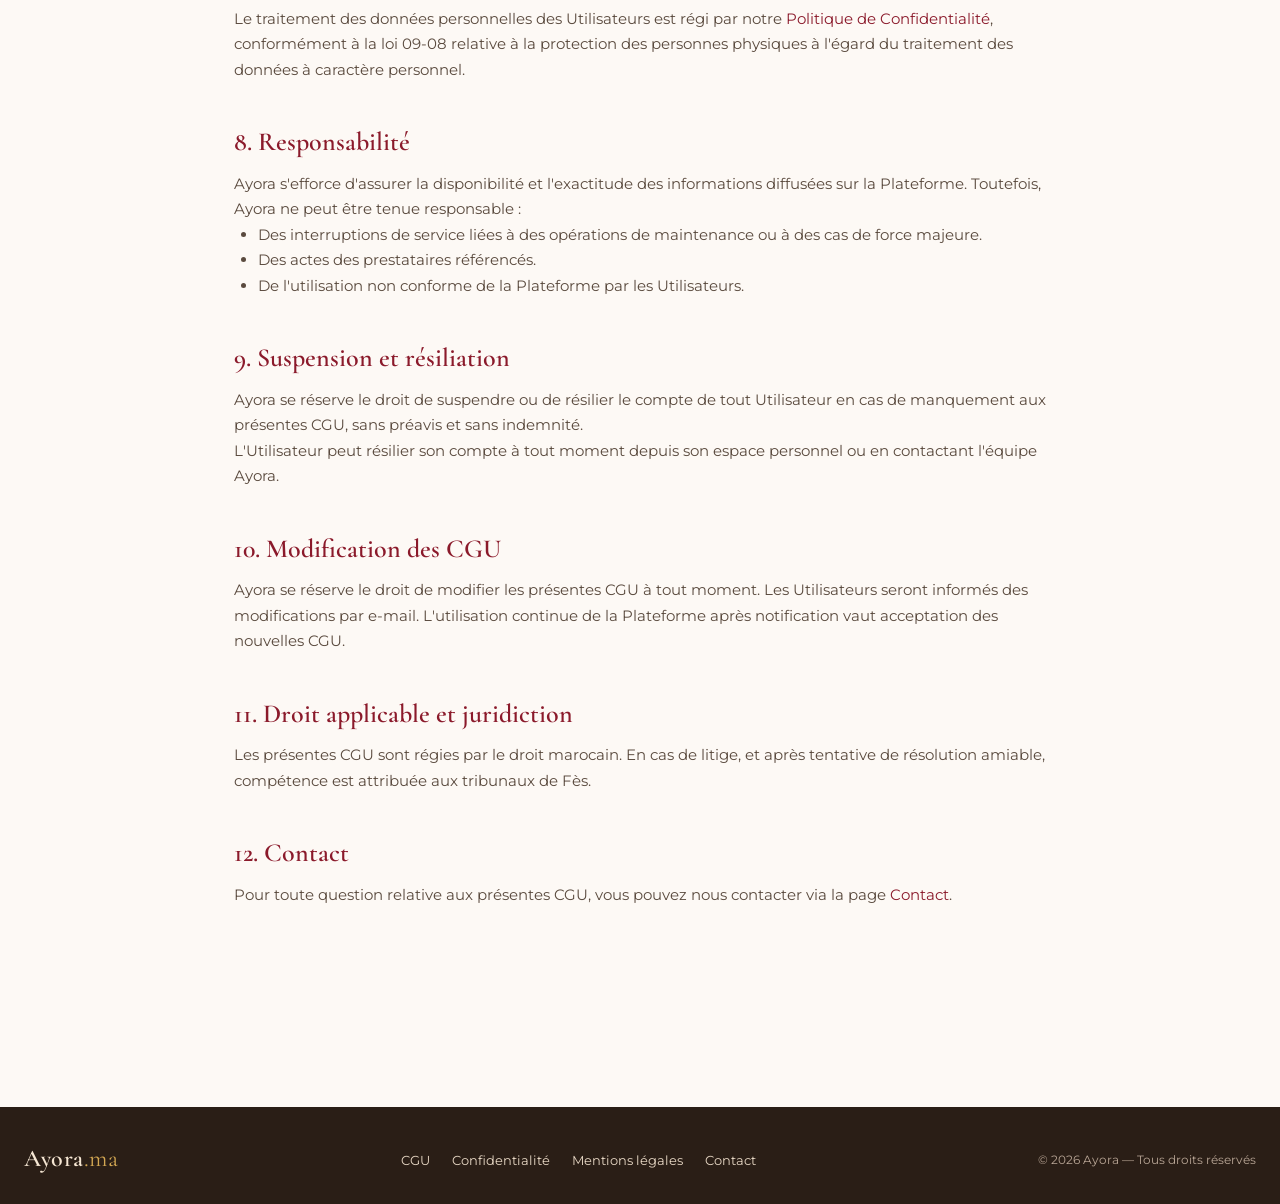
<file: WebContent/cgu.html>
<!DOCTYPE html>
<html lang="fr">
<head>
	<meta charset="UTF-8">
	<link rel="icon" type="image/svg+xml" href="favicon.svg">
	<link rel="icon" type="image/png" sizes="32x32" href="favicon-32x32.png">
	<link rel="icon" type="image/png" sizes="16x16" href="favicon-16x16.png">
	<link rel="apple-touch-icon" sizes="180x180" href="apple-touch-icon.png">
	<link rel="shortcut icon" type="image/x-icon" href="favicon.ico">
	<meta name="viewport" content="width=device-width, initial-scale=1.0">
	<title>Ayora — Conditions Générales d'Utilisation</title>
	<link rel="stylesheet" href="css/styles.css?v=26">
	<style>
		.legal-container { max-width: 860px; margin: 60px auto; padding: 0 24px 80px; }
		.legal-container h1 { font-family: 'Cormorant Garamond', serif; font-size: 42px; color: var(--primary); margin: 0 0 8px; }
		.legal-container .last-update { color: #8B7A6E; font-size: 13px; margin-bottom: 40px; }
		.legal-container h2 { font-family: 'Cormorant Garamond', serif; font-size: 26px; color: var(--primary); margin: 36px 0 12px; padding-top: 8px; }
		.legal-container h3 { font-size: 16px; margin: 20px 0 8px; color: #4a3a2e; }
		.legal-container p, .legal-container li { line-height: 1.7; color: #5a4a3e; font-size: 15px; }
		.legal-container ul { padding-left: 24px; }
		.legal-container .back-link { display: inline-block; margin-bottom: 24px; color: var(--primary); font-size: 14px; }
		.legal-container .back-link:hover { text-decoration: underline; }
	</style>
</head>
<body>

	<div class="menu-bar">
		<div class="logo" onclick="location.href='index.html'">Ayora<span>.ma</span></div>
		<nav>
			<span onclick="location.href='index.html'">Accueil</span>
			<span onclick="location.href='login.html'">Connexion</span>
		</nav>
	</div>

	<div class="legal-container">
		<a class="back-link" href="javascript:history.back()">← Retour</a>
		<h1>Conditions Générales d'Utilisation</h1>
		<p class="last-update">Dernière mise à jour : janvier 2026</p>

		<h2>1. Objet</h2>
		<p>Les présentes Conditions Générales d'Utilisation (ci-après « CGU ») ont pour objet de définir les modalités et conditions d'utilisation de la plateforme Ayora (ci-après « la Plateforme »), accessible à l'adresse <em>ayora.ma</em>, ainsi que les droits et obligations de ses utilisateurs.</p>
		<p>Ayora est une plateforme marocaine de planification de mariage permettant aux futurs mariés d'organiser leur événement à l'aide de recommandations personnalisées et de mettre en relation avec des prestataires de la région de Fès.</p>

		<h2>2. Acceptation des CGU</h2>
		<p>L'utilisation de la Plateforme implique l'acceptation pleine et entière des présentes CGU. L'Utilisateur reconnaît avoir pris connaissance des CGU au moment de la création de son compte et s'engage à les respecter.</p>

		<h2>3. Inscription et compte utilisateur</h2>
		<p>L'inscription sur Ayora est gratuite. L'Utilisateur s'engage à fournir des informations exactes, complètes et à jour lors de la création de son compte.</p>
		<ul>
			<li>L'Utilisateur est responsable de la confidentialité de son mot de passe.</li>
			<li>Toute activité sous le compte de l'Utilisateur est réputée effectuée par lui.</li>
			<li>L'Utilisateur s'engage à informer immédiatement Ayora de toute utilisation non autorisée de son compte.</li>
		</ul>

		<h2>4. Formules d'abonnement</h2>
		<p>Ayora propose trois formules d'abonnement :</p>
		<ul>
			<li><strong>FREE</strong> : accès gratuit, fonctionnalités limitées (10 invitations / mois, templates basiques).</li>
			<li><strong>PRO</strong> : abonnement payant, accès étendu aux templates et fonctionnalités.</li>
			<li><strong>PREMIUM</strong> : abonnement payant, accès complet, invitations illimitées.</li>
		</ul>
		<p>Les conditions tarifaires sont précisées sur la page <a href="premium.html">Abonnements</a>. Ayora se réserve le droit de modifier ces tarifs avec un préavis de 30 jours.</p>

		<h2>5. Recommandations et mise en relation</h2>
		<p>Les recommandations fournies par Ayora reposent sur un algorithme propriétaire prenant en compte les réponses au questionnaire de l'Utilisateur. Ces recommandations sont indicatives et ne constituent pas un engagement contractuel d'Ayora envers les prestataires recommandés.</p>
		<p>Les transactions et accords contractuels entre l'Utilisateur et les prestataires sont conclus directement entre eux. Ayora n'est pas partie à ces transactions et n'assume aucune responsabilité quant à leur exécution.</p>

		<h2>6. Propriété intellectuelle</h2>
		<p>L'ensemble des éléments composant la Plateforme (graphismes, textes, logos, algorithmes, base de données) est protégé par les lois marocaines et internationales relatives à la propriété intellectuelle. Toute reproduction, représentation ou exploitation non autorisée est interdite.</p>

		<h2>7. Données personnelles</h2>
		<p>Le traitement des données personnelles des Utilisateurs est régi par notre <a href="confidentialite.html">Politique de Confidentialité</a>, conformément à la loi 09-08 relative à la protection des personnes physiques à l'égard du traitement des données à caractère personnel.</p>

		<h2>8. Responsabilité</h2>
		<p>Ayora s'efforce d'assurer la disponibilité et l'exactitude des informations diffusées sur la Plateforme. Toutefois, Ayora ne peut être tenue responsable :</p>
		<ul>
			<li>Des interruptions de service liées à des opérations de maintenance ou à des cas de force majeure.</li>
			<li>Des actes des prestataires référencés.</li>
			<li>De l'utilisation non conforme de la Plateforme par les Utilisateurs.</li>
		</ul>

		<h2>9. Suspension et résiliation</h2>
		<p>Ayora se réserve le droit de suspendre ou de résilier le compte de tout Utilisateur en cas de manquement aux présentes CGU, sans préavis et sans indemnité.</p>
		<p>L'Utilisateur peut résilier son compte à tout moment depuis son espace personnel ou en contactant l'équipe Ayora.</p>

		<h2>10. Modification des CGU</h2>
		<p>Ayora se réserve le droit de modifier les présentes CGU à tout moment. Les Utilisateurs seront informés des modifications par e-mail. L'utilisation continue de la Plateforme après notification vaut acceptation des nouvelles CGU.</p>

		<h2>11. Droit applicable et juridiction</h2>
		<p>Les présentes CGU sont régies par le droit marocain. En cas de litige, et après tentative de résolution amiable, compétence est attribuée aux tribunaux de Fès.</p>

		<h2>12. Contact</h2>
		<p>Pour toute question relative aux présentes CGU, vous pouvez nous contacter via la page <a href="contact.html">Contact</a>.</p>
	</div>

	<footer class="site-footer">
		<div class="footer-inner">
			<div class="footer-brand">Ayora<span>.ma</span></div>
			<nav class="footer-links">
				<a href="cgu.html">CGU</a>
				<a href="confidentialite.html">Confidentialité</a>
				<a href="mentions.html">Mentions légales</a>
				<a href="contact.html">Contact</a>
			</nav>
			<div class="footer-copy">© 2026 Ayora — Tous droits réservés</div>
		</div>
	</footer>
</body>
</html>
</file>
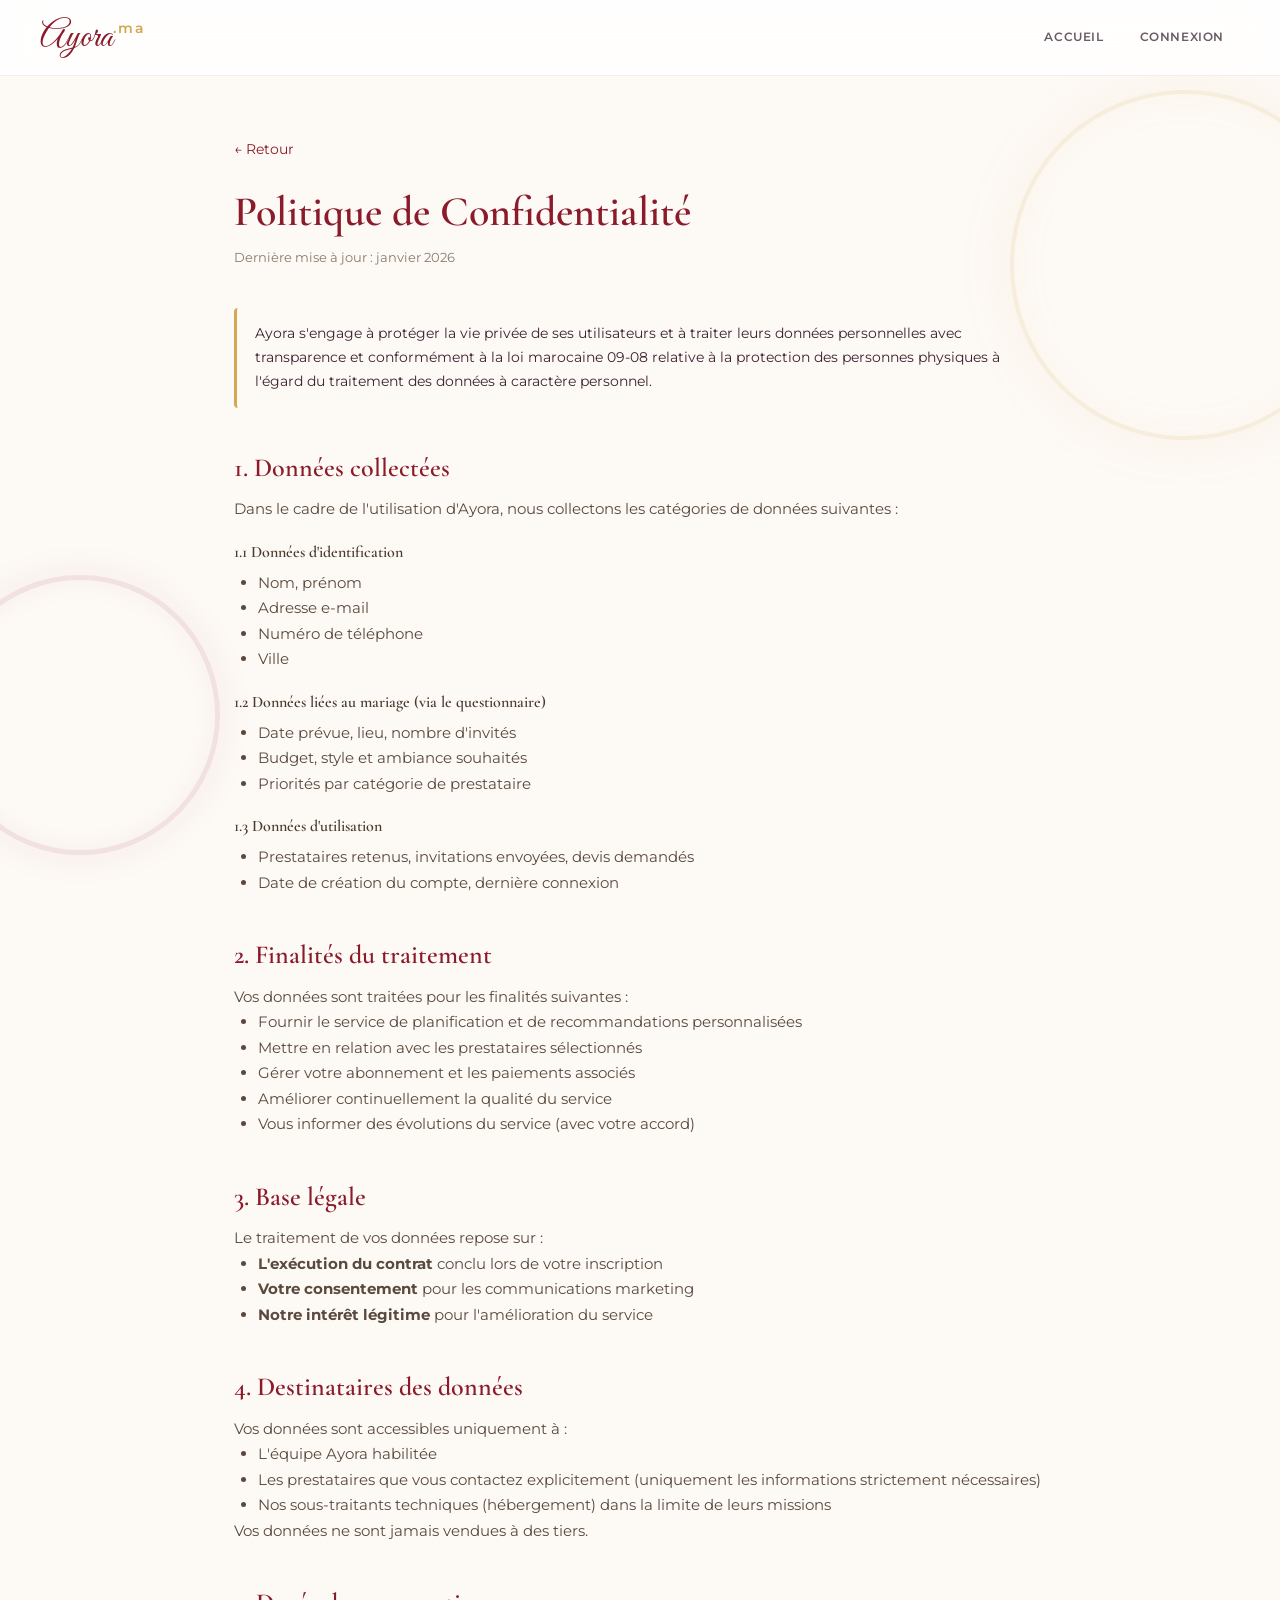
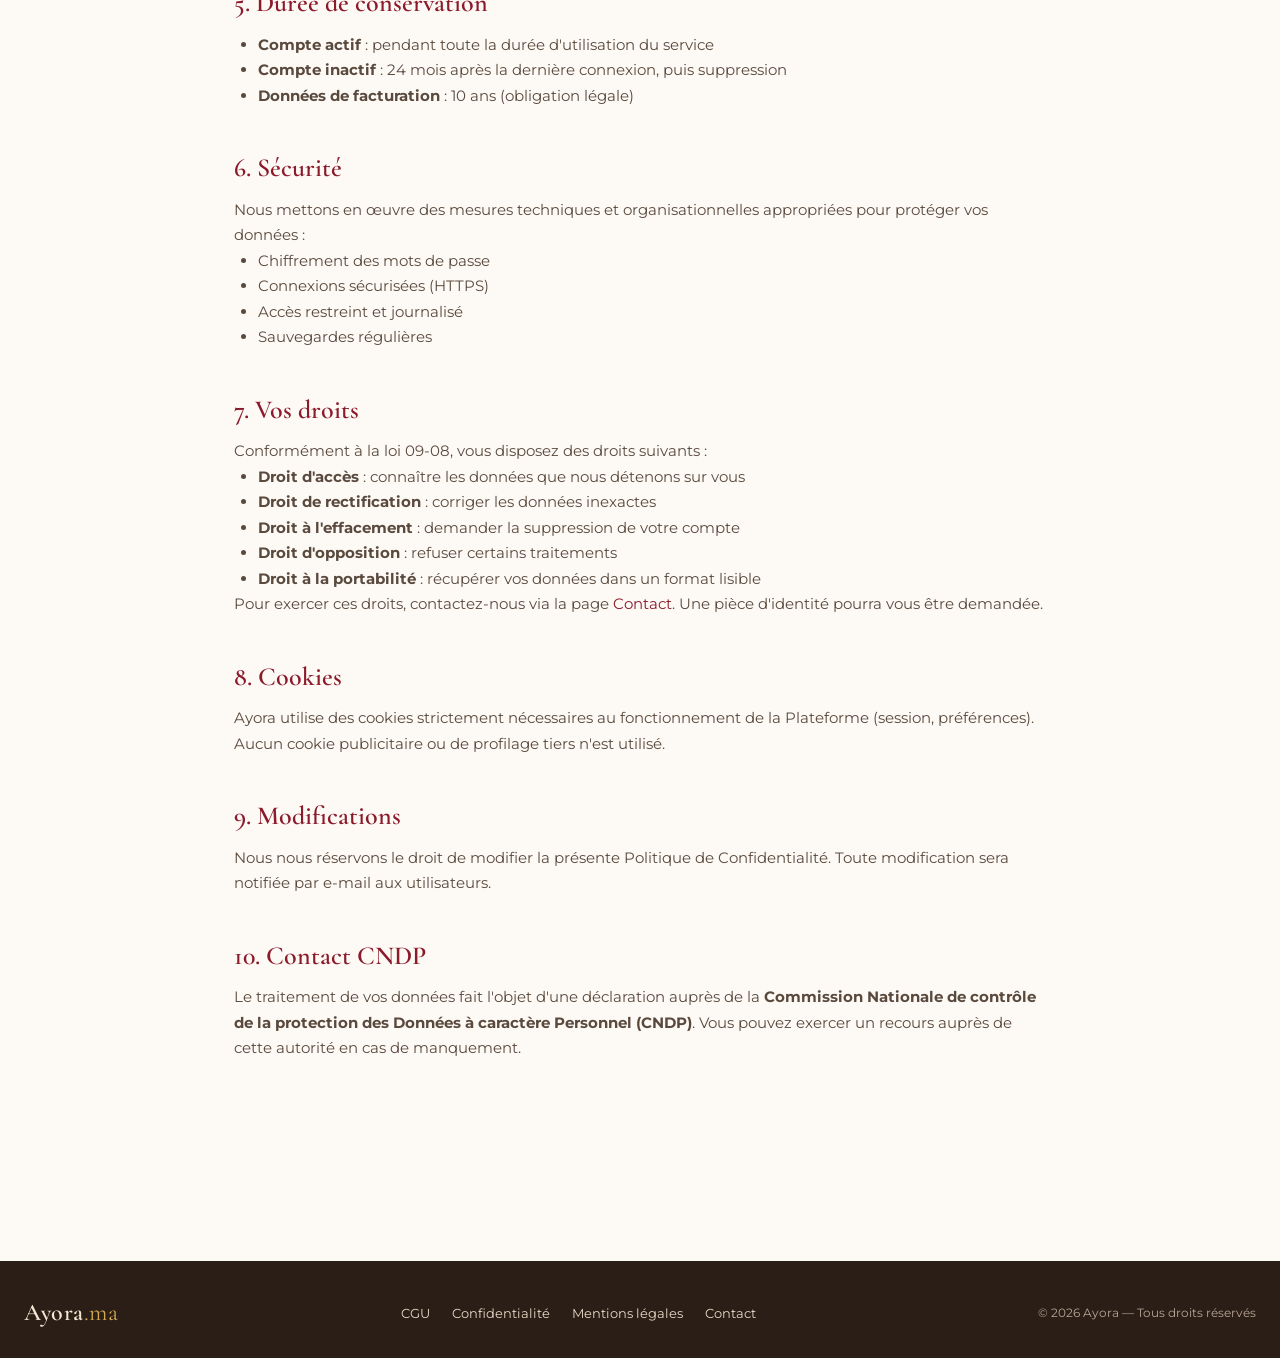
<file: WebContent/confidentialite.html>
<!DOCTYPE html>
<html lang="fr">
<head>
	<meta charset="UTF-8">
	<link rel="icon" type="image/svg+xml" href="favicon.svg">
	<link rel="icon" type="image/png" sizes="32x32" href="favicon-32x32.png">
	<link rel="icon" type="image/png" sizes="16x16" href="favicon-16x16.png">
	<link rel="apple-touch-icon" sizes="180x180" href="apple-touch-icon.png">
	<link rel="shortcut icon" type="image/x-icon" href="favicon.ico">
	<meta name="viewport" content="width=device-width, initial-scale=1.0">
	<title>Ayora — Politique de Confidentialité</title>
	<link rel="stylesheet" href="css/styles.css?v=26">
	<style>
		.legal-container { max-width: 860px; margin: 60px auto; padding: 0 24px 80px; }
		.legal-container h1 { font-family: 'Cormorant Garamond', serif; font-size: 42px; color: var(--primary); margin: 0 0 8px; }
		.legal-container .last-update { color: #8B7A6E; font-size: 13px; margin-bottom: 40px; }
		.legal-container h2 { font-family: 'Cormorant Garamond', serif; font-size: 26px; color: var(--primary); margin: 36px 0 12px; padding-top: 8px; }
		.legal-container h3 { font-size: 16px; margin: 20px 0 8px; color: #4a3a2e; }
		.legal-container p, .legal-container li { line-height: 1.7; color: #5a4a3e; font-size: 15px; }
		.legal-container ul { padding-left: 24px; }
		.legal-container .back-link { display: inline-block; margin-bottom: 24px; color: var(--primary); font-size: 14px; }
		.legal-container .back-link:hover { text-decoration: underline; }
		.legal-container .info-box { background: #FDF9F5; border-left: 3px solid var(--gold); padding: 14px 18px; margin: 16px 0; font-size: 14px; border-radius: 4px; }
	</style>
</head>
<body>

	<div class="menu-bar">
		<div class="logo" onclick="location.href='index.html'">Ayora<span>.ma</span></div>
		<nav>
			<span onclick="location.href='index.html'">Accueil</span>
			<span onclick="location.href='login.html'">Connexion</span>
		</nav>
	</div>

	<div class="legal-container">
		<a class="back-link" href="javascript:history.back()">← Retour</a>
		<h1>Politique de Confidentialité</h1>
		<p class="last-update">Dernière mise à jour : janvier 2026</p>

		<div class="info-box">
			Ayora s'engage à protéger la vie privée de ses utilisateurs et à traiter leurs données personnelles avec transparence et conformément à la loi marocaine 09-08 relative à la protection des personnes physiques à l'égard du traitement des données à caractère personnel.
		</div>

		<h2>1. Données collectées</h2>
		<p>Dans le cadre de l'utilisation d'Ayora, nous collectons les catégories de données suivantes :</p>
		<h3>1.1 Données d'identification</h3>
		<ul>
			<li>Nom, prénom</li>
			<li>Adresse e-mail</li>
			<li>Numéro de téléphone</li>
			<li>Ville</li>
		</ul>
		<h3>1.2 Données liées au mariage (via le questionnaire)</h3>
		<ul>
			<li>Date prévue, lieu, nombre d'invités</li>
			<li>Budget, style et ambiance souhaités</li>
			<li>Priorités par catégorie de prestataire</li>
		</ul>
		<h3>1.3 Données d'utilisation</h3>
		<ul>
			<li>Prestataires retenus, invitations envoyées, devis demandés</li>
			<li>Date de création du compte, dernière connexion</li>
		</ul>

		<h2>2. Finalités du traitement</h2>
		<p>Vos données sont traitées pour les finalités suivantes :</p>
		<ul>
			<li>Fournir le service de planification et de recommandations personnalisées</li>
			<li>Mettre en relation avec les prestataires sélectionnés</li>
			<li>Gérer votre abonnement et les paiements associés</li>
			<li>Améliorer continuellement la qualité du service</li>
			<li>Vous informer des évolutions du service (avec votre accord)</li>
		</ul>

		<h2>3. Base légale</h2>
		<p>Le traitement de vos données repose sur :</p>
		<ul>
			<li><strong>L'exécution du contrat</strong> conclu lors de votre inscription</li>
			<li><strong>Votre consentement</strong> pour les communications marketing</li>
			<li><strong>Notre intérêt légitime</strong> pour l'amélioration du service</li>
		</ul>

		<h2>4. Destinataires des données</h2>
		<p>Vos données sont accessibles uniquement à :</p>
		<ul>
			<li>L'équipe Ayora habilitée</li>
			<li>Les prestataires que vous contactez explicitement (uniquement les informations strictement nécessaires)</li>
			<li>Nos sous-traitants techniques (hébergement) dans la limite de leurs missions</li>
		</ul>
		<p>Vos données ne sont jamais vendues à des tiers.</p>

		<h2>5. Durée de conservation</h2>
		<ul>
			<li><strong>Compte actif</strong> : pendant toute la durée d'utilisation du service</li>
			<li><strong>Compte inactif</strong> : 24 mois après la dernière connexion, puis suppression</li>
			<li><strong>Données de facturation</strong> : 10 ans (obligation légale)</li>
		</ul>

		<h2>6. Sécurité</h2>
		<p>Nous mettons en œuvre des mesures techniques et organisationnelles appropriées pour protéger vos données :</p>
		<ul>
			<li>Chiffrement des mots de passe</li>
			<li>Connexions sécurisées (HTTPS)</li>
			<li>Accès restreint et journalisé</li>
			<li>Sauvegardes régulières</li>
		</ul>

		<h2>7. Vos droits</h2>
		<p>Conformément à la loi 09-08, vous disposez des droits suivants :</p>
		<ul>
			<li><strong>Droit d'accès</strong> : connaître les données que nous détenons sur vous</li>
			<li><strong>Droit de rectification</strong> : corriger les données inexactes</li>
			<li><strong>Droit à l'effacement</strong> : demander la suppression de votre compte</li>
			<li><strong>Droit d'opposition</strong> : refuser certains traitements</li>
			<li><strong>Droit à la portabilité</strong> : récupérer vos données dans un format lisible</li>
		</ul>
		<p>Pour exercer ces droits, contactez-nous via la page <a href="contact.html">Contact</a>. Une pièce d'identité pourra vous être demandée.</p>

		<h2>8. Cookies</h2>
		<p>Ayora utilise des cookies strictement nécessaires au fonctionnement de la Plateforme (session, préférences). Aucun cookie publicitaire ou de profilage tiers n'est utilisé.</p>

		<h2>9. Modifications</h2>
		<p>Nous nous réservons le droit de modifier la présente Politique de Confidentialité. Toute modification sera notifiée par e-mail aux utilisateurs.</p>

		<h2>10. Contact CNDP</h2>
		<p>Le traitement de vos données fait l'objet d'une déclaration auprès de la <strong>Commission Nationale de contrôle de la protection des Données à caractère Personnel (CNDP)</strong>. Vous pouvez exercer un recours auprès de cette autorité en cas de manquement.</p>
	</div>

	<footer class="site-footer">
		<div class="footer-inner">
			<div class="footer-brand">Ayora<span>.ma</span></div>
			<nav class="footer-links">
				<a href="cgu.html">CGU</a>
				<a href="confidentialite.html">Confidentialité</a>
				<a href="mentions.html">Mentions légales</a>
				<a href="contact.html">Contact</a>
			</nav>
			<div class="footer-copy">© 2026 Ayora — Tous droits réservés</div>
		</div>
	</footer>
</body>
</html>
</file>
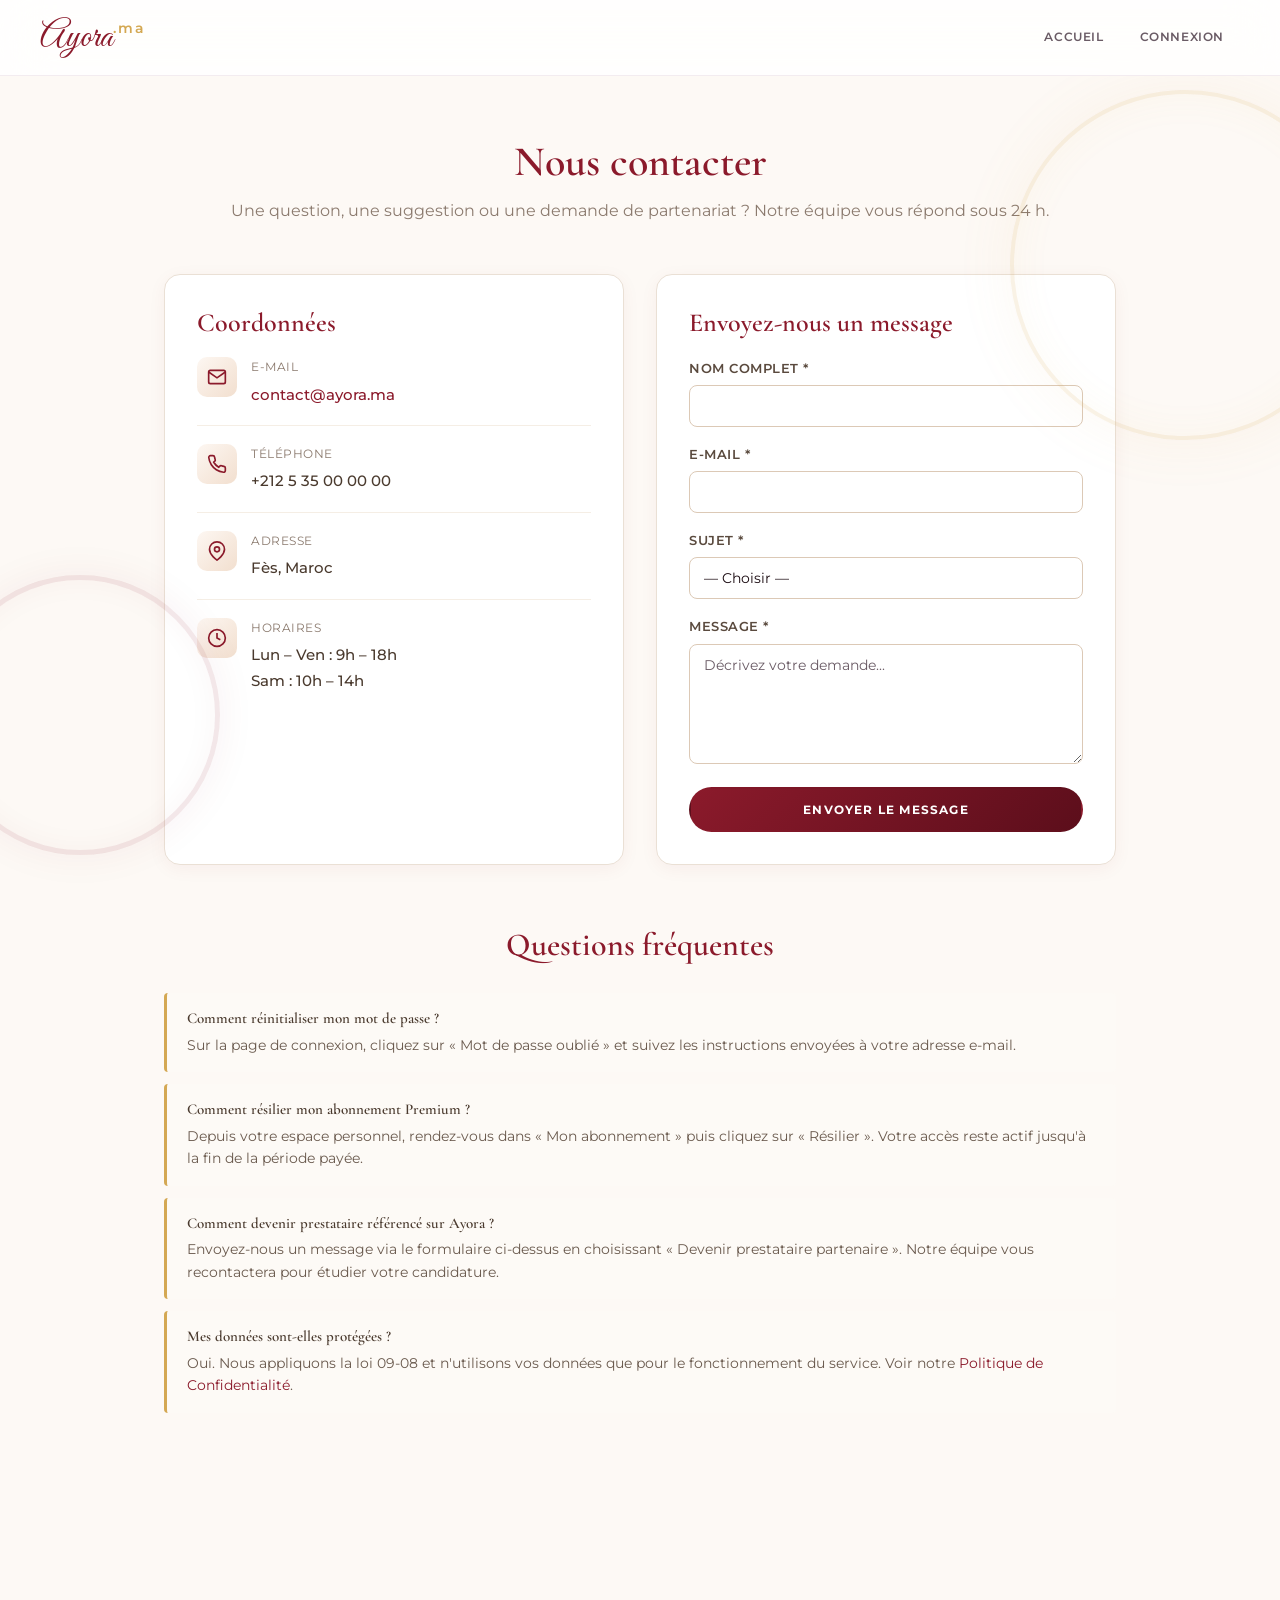
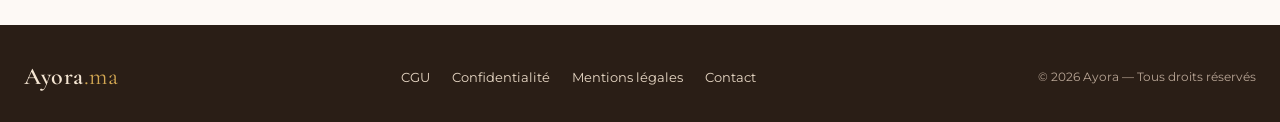
<file: WebContent/contact.html>
<!DOCTYPE html>
<html lang="fr">
<head>
	<meta charset="UTF-8">
	<link rel="icon" type="image/svg+xml" href="favicon.svg">
	<link rel="icon" type="image/png" sizes="32x32" href="favicon-32x32.png">
	<link rel="icon" type="image/png" sizes="16x16" href="favicon-16x16.png">
	<link rel="apple-touch-icon" sizes="180x180" href="apple-touch-icon.png">
	<link rel="shortcut icon" type="image/x-icon" href="favicon.ico">
	<meta name="viewport" content="width=device-width, initial-scale=1.0">
	<title>Ayora — Contact</title>
	<link rel="stylesheet" href="css/styles.css?v=26">
	<style>
		.contact-container { max-width: 1000px; margin: 60px auto; padding: 0 24px 80px; }
		.contact-container h1 { font-family: 'Cormorant Garamond', serif; font-size: 42px; color: var(--primary); margin: 0 0 8px; text-align: center; }
		.contact-container .lead { text-align: center; color: #8B7A6E; margin-bottom: 50px; font-size: 16px; }
		.contact-grid { display: grid; grid-template-columns: 1fr 1fr; gap: 32px; }
		.contact-card { background: #fff; border: 1px solid #EAE0D5; border-radius: 16px; padding: 32px; box-shadow: 0 4px 18px rgba(139,26,43,0.05); }
		.contact-card h2 { font-family: 'Cormorant Garamond', serif; font-size: 26px; color: var(--primary); margin: 0 0 18px; }
		.contact-info-row { display: flex; align-items: flex-start; gap: 14px; margin-bottom: 18px; padding-bottom: 18px; border-bottom: 1px solid #F5EEE5; }
		.contact-info-row:last-child { border-bottom: 0; padding-bottom: 0; margin-bottom: 0; }
		.contact-icon { width: 40px; height: 40px; background: linear-gradient(135deg, #FDF7F2 0%, #F2DFCF 100%); border-radius: 10px; display: flex; align-items: center; justify-content: center; flex-shrink: 0; color: var(--primary); }
		.contact-info-content { flex: 1; }
		.contact-info-content .label { font-size: 12px; color: #8B7A6E; text-transform: uppercase; letter-spacing: 0.5px; margin-bottom: 4px; }
		.contact-info-content .value { font-size: 15px; color: #4a3a2e; font-weight: 500; }
		.contact-info-content .value a { color: var(--primary); }
		.contact-info-content .value a:hover { text-decoration: underline; }
		.form-group { margin-bottom: 16px; }
		.form-group label { display: block; font-size: 13px; color: #5a4a3e; margin-bottom: 6px; font-weight: 600; }
		.form-group input, .form-group textarea, .form-group select { width: 100%; padding: 11px 14px; border: 1px solid #DCC9B6; border-radius: 8px; font-family: inherit; font-size: 14px; background: #fff; box-sizing: border-box; }
		.form-group input:focus, .form-group textarea:focus, .form-group select:focus { outline: none; border-color: var(--primary); box-shadow: 0 0 0 3px rgba(139,26,43,0.08); }
		.form-group textarea { min-height: 120px; resize: vertical; font-family: inherit; }
		.form-success { display: none; background: #E8F5EE; border: 1px solid #3D8B5E; color: #1E5234; padding: 14px; border-radius: 8px; margin-bottom: 16px; font-size: 14px; }
		.contact-faq { margin-top: 60px; }
		.contact-faq h2 { font-family: 'Cormorant Garamond', serif; font-size: 32px; color: var(--primary); text-align: center; margin-bottom: 28px; }
		.faq-item { background: #FDFAF6; border-left: 3px solid var(--gold); padding: 16px 20px; margin-bottom: 12px; border-radius: 4px; }
		.faq-item h3 { font-size: 15px; color: #4a3a2e; margin: 0 0 6px; }
		.faq-item p { font-size: 14px; color: #6a5a4e; margin: 0; line-height: 1.6; }
		@media (max-width: 800px) {
			.contact-grid { grid-template-columns: 1fr; }
		}
	</style>
</head>
<body>

	<div class="menu-bar">
		<div class="logo" onclick="location.href='index.html'">Ayora<span>.ma</span></div>
		<nav>
			<span onclick="location.href='index.html'">Accueil</span>
			<span onclick="location.href='login.html'">Connexion</span>
		</nav>
	</div>

	<div class="contact-container">
		<h1>Nous contacter</h1>
		<p class="lead">Une question, une suggestion ou une demande de partenariat ? Notre équipe vous répond sous 24 h.</p>

		<div class="contact-grid">
			<div class="contact-card">
				<h2>Coordonnées</h2>
				<div class="contact-info-row">
					<div class="contact-icon">
						<svg width="20" height="20" viewBox="0 0 24 24" fill="none" stroke="currentColor" stroke-width="2"><path d="M4 4h16c1.1 0 2 .9 2 2v12c0 1.1-.9 2-2 2H4c-1.1 0-2-.9-2-2V6c0-1.1.9-2 2-2z"/><polyline points="22,6 12,13 2,6"/></svg>
					</div>
					<div class="contact-info-content">
						<div class="label">E-mail</div>
						<div class="value"><a href="mailto:contact@ayora.ma">contact@ayora.ma</a></div>
					</div>
				</div>
				<div class="contact-info-row">
					<div class="contact-icon">
						<svg width="20" height="20" viewBox="0 0 24 24" fill="none" stroke="currentColor" stroke-width="2"><path d="M22 16.92v3a2 2 0 0 1-2.18 2 19.79 19.79 0 0 1-8.63-3.07 19.5 19.5 0 0 1-6-6 19.79 19.79 0 0 1-3.07-8.67A2 2 0 0 1 4.11 2h3a2 2 0 0 1 2 1.72 12.84 12.84 0 0 0 .7 2.81 2 2 0 0 1-.45 2.11L8.09 9.91a16 16 0 0 0 6 6l1.27-1.27a2 2 0 0 1 2.11-.45 12.84 12.84 0 0 0 2.81.7A2 2 0 0 1 22 16.92z"/></svg>
					</div>
					<div class="contact-info-content">
						<div class="label">Téléphone</div>
						<div class="value">+212 5 35 00 00 00</div>
					</div>
				</div>
				<div class="contact-info-row">
					<div class="contact-icon">
						<svg width="20" height="20" viewBox="0 0 24 24" fill="none" stroke="currentColor" stroke-width="2"><path d="M21 10c0 7-9 13-9 13s-9-6-9-13a9 9 0 0 1 18 0z"/><circle cx="12" cy="10" r="3"/></svg>
					</div>
					<div class="contact-info-content">
						<div class="label">Adresse</div>
						<div class="value">Fès, Maroc</div>
					</div>
				</div>
				<div class="contact-info-row">
					<div class="contact-icon">
						<svg width="20" height="20" viewBox="0 0 24 24" fill="none" stroke="currentColor" stroke-width="2"><circle cx="12" cy="12" r="10"/><polyline points="12,6 12,12 16,14"/></svg>
					</div>
					<div class="contact-info-content">
						<div class="label">Horaires</div>
						<div class="value">Lun – Ven : 9h – 18h<br>Sam : 10h – 14h</div>
					</div>
				</div>
			</div>

			<div class="contact-card">
				<h2>Envoyez-nous un message</h2>
				<div id="formSuccess" class="form-success">
					✓ Votre message a bien été envoyé. Nous vous répondrons sous 24 h.
				</div>
				<form id="contactForm" onsubmit="handleContactSubmit(event)">
					<div class="form-group">
						<label for="name">Nom complet *</label>
						<input type="text" id="name" required>
					</div>
					<div class="form-group">
						<label for="email">E-mail *</label>
						<input type="email" id="email" required>
					</div>
					<div class="form-group">
						<label for="subject">Sujet *</label>
						<select id="subject" required>
							<option value="">— Choisir —</option>
							<option>Question générale</option>
							<option>Problème technique</option>
							<option>Devenir prestataire partenaire</option>
							<option>Question sur l'abonnement</option>
							<option>Suppression de compte</option>
							<option>Autre</option>
						</select>
					</div>
					<div class="form-group">
						<label for="message">Message *</label>
						<textarea id="message" required placeholder="Décrivez votre demande..."></textarea>
					</div>
					<button type="submit" class="btn btn-primary" style="width:100%">Envoyer le message</button>
				</form>
			</div>
		</div>

		<div class="contact-faq">
			<h2>Questions fréquentes</h2>
			<div class="faq-item">
				<h3>Comment réinitialiser mon mot de passe ?</h3>
				<p>Sur la page de connexion, cliquez sur « Mot de passe oublié » et suivez les instructions envoyées à votre adresse e-mail.</p>
			</div>
			<div class="faq-item">
				<h3>Comment résilier mon abonnement Premium ?</h3>
				<p>Depuis votre espace personnel, rendez-vous dans « Mon abonnement » puis cliquez sur « Résilier ». Votre accès reste actif jusqu'à la fin de la période payée.</p>
			</div>
			<div class="faq-item">
				<h3>Comment devenir prestataire référencé sur Ayora ?</h3>
				<p>Envoyez-nous un message via le formulaire ci-dessus en choisissant « Devenir prestataire partenaire ». Notre équipe vous recontactera pour étudier votre candidature.</p>
			</div>
			<div class="faq-item">
				<h3>Mes données sont-elles protégées ?</h3>
				<p>Oui. Nous appliquons la loi 09-08 et n'utilisons vos données que pour le fonctionnement du service. Voir notre <a href="confidentialite.html">Politique de Confidentialité</a>.</p>
			</div>
		</div>
	</div>

	<footer class="site-footer">
		<div class="footer-inner">
			<div class="footer-brand">Ayora<span>.ma</span></div>
			<nav class="footer-links">
				<a href="cgu.html">CGU</a>
				<a href="confidentialite.html">Confidentialité</a>
				<a href="mentions.html">Mentions légales</a>
				<a href="contact.html">Contact</a>
			</nav>
			<div class="footer-copy">© 2026 Ayora — Tous droits réservés</div>
		</div>
	</footer>

	<script>
		function handleContactSubmit(e) {
			e.preventDefault();
			// Le backend ne dispose pas d'endpoint /api/contact pour l'instant.
			// On simule l'envoi (affichage du message de succès) sans toucher au backend.
			document.getElementById('formSuccess').style.display = 'block';
			document.getElementById('contactForm').reset();
			window.scrollTo({ top: document.querySelector('.contact-card:last-child').offsetTop - 80, behavior: 'smooth' });
		}
	</script>
</body>
</html>
</file>
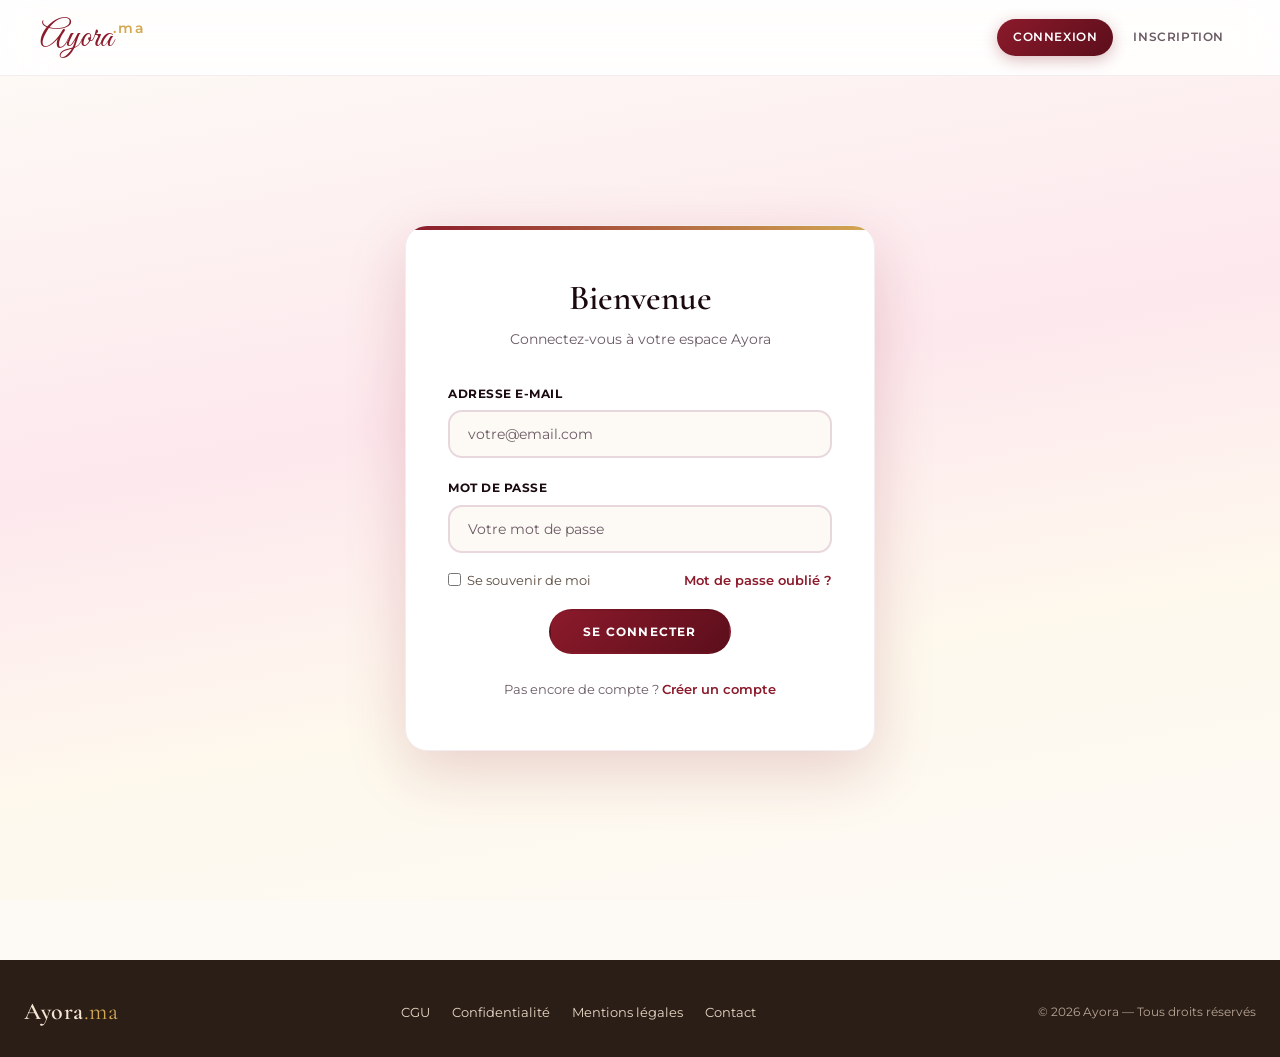
<file: WebContent/dashboard.html>
<!DOCTYPE html>
<html lang="fr">
<head>
	<meta charset="UTF-8">
	<link rel="icon" type="image/svg+xml" href="favicon.svg">
	<link rel="icon" type="image/png" sizes="32x32" href="favicon-32x32.png">
	<link rel="icon" type="image/png" sizes="16x16" href="favicon-16x16.png">
	<link rel="apple-touch-icon" sizes="180x180" href="apple-touch-icon.png">
	<link rel="shortcut icon" type="image/x-icon" href="favicon.ico">
	<meta name="viewport" content="width=device-width, initial-scale=1.0">
	<title>Ayora — Tableau de bord</title>
	<link rel="stylesheet" href="css/styles.css?v=30">
	<link rel="stylesheet" href="css/account.css?v=1">
	<link rel="stylesheet" href="css/assistant.css?v=4">
	<style>
	/* ============================================================
	   DASHBOARD v3 — Refonte UX : hierarchie claire, 3 zones
	   ============================================================ */
	.db-wrap { max-width: 1200px; margin: 0 auto; padding: 28px 28px 80px; }

	/* ---- HERO : grosse zone qui pousse l'action principale ---- */
	.db-hero {
		background: linear-gradient(135deg, #5C0E1B 0%, #8B1A2B 60%, #A93757 100%);
		color: #fff;
		border-radius: 22px;
		padding: 40px 44px;
		margin-bottom: 28px;
		box-shadow: 0 18px 50px rgba(139,26,43,0.18);
		position: relative;
		overflow: hidden;
		display: grid;
		grid-template-columns: 1fr auto;
		gap: 28px;
		align-items: center;
	}
	.db-hero::before {
		content: "";
		position: absolute;
		top: -100px; right: -100px;
		width: 320px; height: 320px;
		border-radius: 50%;
		background: radial-gradient(circle, rgba(212,168,83,0.22), transparent 70%);
		pointer-events: none;
	}
	.db-hero .acc {
		display: block;
		font-size: 11px;
		letter-spacing: 4px;
		color: #F0D590;
		text-transform: uppercase;
		font-weight: 600;
		margin-bottom: 10px;
	}
	.db-hero h1 {
		color: #fff;
		font-size: 2.4rem;
		margin: 0 0 8px;
		font-family: 'Cormorant Garamond', serif;
		font-weight: 600;
		line-height: 1.1;
	}
	.db-hero .next-action-text {
		margin: 0 0 20px;
		opacity: 0.93;
		font-size: 15px;
		max-width: 540px;
		line-height: 1.55;
	}
	.db-hero .hero-cta {
		display: inline-flex;
		align-items: center;
		gap: 10px;
		background: #fff;
		color: #8B1A2B;
		padding: 14px 28px;
		border-radius: 50px;
		font-weight: 700;
		text-decoration: none;
		font-size: 14px;
		box-shadow: 0 10px 30px rgba(0,0,0,0.18);
		transition: transform 0.2s, box-shadow 0.2s;
	}
	.db-hero .hero-cta:hover {
		transform: translateY(-3px);
		box-shadow: 0 14px 36px rgba(0,0,0,0.24);
	}
	.db-hero .hero-cta svg { width: 18px; height: 18px; }
	.db-hero .skip-link {
		display: inline-block;
		margin-left: 18px;
		color: rgba(255,255,255,0.85);
		font-size: 13px;
		text-decoration: none;
		border-bottom: 1px dashed rgba(255,255,255,0.4);
	}
	.db-hero .skip-link:hover { color: #fff; border-color: #fff; }

	/* Cercle de progression a droite du hero */
	.progress-ring {
		position: relative;
		width: 140px;
		height: 140px;
		flex-shrink: 0;
	}
	.progress-ring svg {
		width: 100%;
		height: 100%;
		transform: rotate(-90deg);
	}
	.progress-ring .ring-bg { fill: none; stroke: rgba(255,255,255,0.18); stroke-width: 10; }
	.progress-ring .ring-fg { fill: none; stroke: #F0D590; stroke-width: 10; stroke-linecap: round; transition: stroke-dashoffset 0.6s ease; }
	.progress-ring .label {
		position: absolute; inset: 0;
		display: flex; flex-direction: column;
		align-items: center; justify-content: center;
		color: #fff;
	}
	.progress-ring .pct {
		font-family: 'Cormorant Garamond', serif;
		font-size: 38px;
		font-weight: 600;
		line-height: 1;
	}
	.progress-ring .pct-label {
		font-size: 10px;
		letter-spacing: 2px;
		text-transform: uppercase;
		opacity: 0.85;
		margin-top: 4px;
	}

	/* ---- 3 STATS clefs (au lieu de 6) ---- */
	.db-key-stats {
		display: grid;
		grid-template-columns: repeat(3, 1fr);
		gap: 16px;
		margin-bottom: 28px;
	}
	.db-stat-key {
		background: #fff;
		border-radius: 14px;
		padding: 22px 24px;
		border: 1px solid #EAE0D5;
		display: flex;
		align-items: center;
		gap: 16px;
		transition: transform 0.2s, box-shadow 0.2s;
	}
	.db-stat-key:hover {
		transform: translateY(-2px);
		box-shadow: 0 10px 24px rgba(139,26,43,0.08);
	}
	.db-stat-key .ico {
		width: 48px; height: 48px;
		border-radius: 12px;
		display: flex; align-items: center; justify-content: center;
		flex-shrink: 0;
	}
	.db-stat-key .ico svg { width: 22px; height: 22px; fill: none; stroke: currentColor; stroke-width: 1.8; stroke-linecap: round; stroke-linejoin: round; }
	.db-stat-key.picks .ico { background: #FDF7F2; color: #8B1A2B; }
	.db-stat-key.guests .ico { background: #FBF6EC; color: #B8922F; }
	.db-stat-key.invites .ico { background: #FDFAF6; color: #6a5a4e; }
	.db-stat-key .v {
		font-family: 'Cormorant Garamond', serif;
		font-size: 2rem;
		color: #2A1E16;
		font-weight: 600;
		line-height: 1;
	}
	.db-stat-key .l {
		font-size: 12px;
		color: #8B7A6E;
		margin-top: 4px;
		letter-spacing: 0.5px;
	}

	/* ---- Steps tracker compact ---- */
	.db-section { background: #fff; border-radius: 16px; padding: 26px 28px; border: 1px solid #EAE0D5; margin-bottom: 22px; }
	.db-section h2 {
		font-family: 'Cormorant Garamond', serif;
		font-size: 1.5rem;
		color: #5C0E1B;
		margin: 0 0 4px;
		font-weight: 600;
	}
	.db-section .subtitle { color: #8B7A6E; font-size: 13px; margin: 0 0 20px; }

	.steps-flow {
		display: grid;
		grid-template-columns: repeat(6, 1fr);
		gap: 8px;
		position: relative;
	}
	.steps-flow::before {
		content: "";
		position: absolute;
		top: 18px;
		left: 8%; right: 8%;
		height: 2px;
		background: #F0E5D6;
		z-index: 0;
	}
	.step-mini {
		text-align: center;
		position: relative;
		z-index: 1;
	}
	.step-mini .dot {
		width: 36px; height: 36px;
		border-radius: 50%;
		margin: 0 auto 10px;
		display: flex; align-items: center; justify-content: center;
		background: #fff;
		border: 2px solid #DCC9B6;
		color: #8B7A6E;
		font-weight: 700;
		font-size: 14px;
		font-family: 'Cormorant Garamond', serif;
	}
	.step-mini.done .dot { background: #3D8B5E; border-color: #3D8B5E; color: #fff; }
	.step-mini.in-progress .dot { background: #D4A853; border-color: #D4A853; color: #fff; }
	.step-mini.current .dot { background: #fff; border-color: #8B1A2B; color: #8B1A2B; box-shadow: 0 0 0 4px rgba(139,26,43,0.12); }
	.step-mini .label {
		font-size: 11px;
		color: #5a4a3e;
		font-weight: 600;
		line-height: 1.3;
		max-width: 100px;
		margin: 0 auto;
	}
	.step-mini .meta { font-size: 10px; color: #8B7A6E; margin-top: 3px; }

	/* ---- Two-column secondary content ---- */
	.db-secondary {
		display: grid;
		grid-template-columns: 1fr 1fr;
		gap: 22px;
	}

	.list-item {
		display: flex;
		align-items: center;
		gap: 14px;
		padding: 12px 14px;
		border-radius: 10px;
		border: 1px solid #F5EEE5;
		margin-bottom: 8px;
		text-decoration: none;
		color: inherit;
		transition: all 0.2s;
	}
	.list-item:hover { border-color: #DCC9B6; background: #FDFAF6; }
	.list-item .badge-cat {
		font-size: 10px;
		color: #8B1A2B;
		background: #FDF7F2;
		padding: 4px 10px;
		border-radius: 50px;
		font-weight: 600;
		text-transform: uppercase;
		letter-spacing: 0.5px;
		flex-shrink: 0;
	}
	.list-item .name { flex: 1; font-size: 14px; font-weight: 500; color: #2A1E16; }
	.list-item .price { font-size: 13px; color: #B8922F; font-weight: 600; }
	.list-item .score-pill {
		background: linear-gradient(135deg, #8B1A2B, #D4A853);
		color: #fff;
		padding: 4px 10px;
		border-radius: 50px;
		font-size: 11px;
		font-weight: 700;
	}
	.see-more {
		display: block;
		text-align: center;
		padding: 10px;
		color: #8B1A2B;
		font-size: 13px;
		font-weight: 600;
		text-decoration: none;
		border-top: 1px solid #F5EEE5;
		margin-top: 6px;
	}
	.see-more:hover { background: #FDFAF6; }
	.empty-state { text-align: center; padding: 28px 18px; color: #8B7A6E; font-size: 14px; }
	.empty-state a { color: #8B1A2B; font-weight: 600; }

	/* ---- Countdown wedding ---- */
	.db-countdown {
		background: linear-gradient(135deg, #FFF8E8 0%, #F0D590 100%);
		border-radius: 16px;
		padding: 20px 26px;
		margin-bottom: 22px;
		display: flex;
		align-items: center;
		justify-content: space-between;
		gap: 20px;
		border: 1px solid #D4A853;
	}
	.db-countdown .ct-icon {
		width: 52px; height: 52px;
		background: #fff;
		border-radius: 14px;
		display: flex; align-items: center; justify-content: center;
		color: #B8922F;
		flex-shrink: 0;
	}
	.db-countdown .ct-icon svg { width: 28px; height: 28px; }
	.db-countdown .ct-text { flex: 1; }
	.db-countdown .ct-days {
		font-family: 'Cormorant Garamond', serif;
		font-size: 28px;
		font-weight: 700;
		color: #5C0E1B;
		line-height: 1;
	}
	.db-countdown .ct-label {
		font-size: 13px;
		color: #6B5410;
		margin-top: 4px;
	}
	.db-countdown .ct-date {
		font-size: 13px;
		color: #6B5410;
		text-align: right;
	}
	.db-countdown .ct-date strong { color: #5C0E1B; font-size: 16px; display: block; font-family: 'Cormorant Garamond', serif; }
	@media (max-width: 600px) {
		.db-countdown { flex-direction: column; text-align: center; }
		.db-countdown .ct-date { text-align: center; }
	}

	/* ---- Notification badge dans la navbar (positionnement relatif) ---- */
	.menu-bar nav span { position: relative; }
	.nav-badge {
		display: inline-block;
		background: #B83B5E;
		color: #fff;
		font-size: 9px;
		font-weight: 700;
		padding: 2px 6px;
		border-radius: 50px;
		margin-left: 4px;
		vertical-align: top;
	}

	/* ---- Budget card --- */
	.budget-bar {
		display: flex;
		justify-content: space-between;
		padding: 10px 0;
		border-bottom: 1px solid #F5EEE5;
		font-size: 14px;
	}
	.budget-bar:last-child { border-bottom: 0; }
	.budget-bar .lab { color: #8B7A6E; }
	.budget-bar .val { color: #2A1E16; font-weight: 600; }
	.budget-bar.total .val {
		font-family: 'Cormorant Garamond', serif;
		font-size: 22px;
		color: #8B1A2B;
	}

	@media (max-width: 980px) {
		.db-hero { grid-template-columns: 1fr; text-align: center; }
		.db-hero .progress-ring { margin: 0 auto; }
		.db-key-stats { grid-template-columns: 1fr; }
		.db-secondary { grid-template-columns: 1fr; }
		.steps-flow { grid-template-columns: repeat(3, 1fr); row-gap: 18px; }
		.steps-flow::before { display: none; }
	}
	@media (max-width: 600px) {
		.db-wrap { padding: 18px 16px 60px; }
		.db-hero { padding: 28px 24px; }
		.db-hero h1 { font-size: 1.9rem; }
	}
	</style>
</head>
<body>

	<!-- NAVIGATION -->
	<div class="menu-bar">
		<div class="logo" onclick="location.href='dashboard.html'">Ayora<span>.ma</span></div>
		<nav>
			<span class="active" onclick="location.href='dashboard.html'">Tableau de bord</span>
			<span onclick="location.href='recommendations.html'">Recommandations</span>
			<span onclick="location.href='mychoices.html'">Mes choix</span>
			<span onclick="location.href='vendors.html'">Prestataires</span>
			<span onclick="location.href='guests.html'">Invités</span>
			<span onclick="location.href='invitations.html'">Invitations</span>
			<span onclick="location.href='assistant.html'">Assistante AYORA</span>
		</nav>
		<div class="user-info">
			<span id="userName"></span>
			<span onclick="logout()" style="cursor:pointer;">Déconnexion</span>
			<span id="userBadge" class="badge-free">FREE</span>
		</div>
	</div>

	<div class="db-wrap">

		<!-- Countdown : affiche si une date de mariage est dans le questionnaire -->
		<div class="db-countdown" id="weddingCountdown" style="display:none;">
			<div class="ct-icon">
				<svg viewBox="0 0 24 24" fill="none" stroke="currentColor" stroke-width="1.8" stroke-linecap="round" stroke-linejoin="round">
					<rect x="3" y="4" width="18" height="18" rx="2"/>
					<line x1="16" y1="2" x2="16" y2="6"/>
					<line x1="8" y1="2" x2="8" y2="6"/>
					<line x1="3" y1="10" x2="21" y2="10"/>
					<path d="M8 14l3 3 5-5" stroke-width="2"/>
				</svg>
			</div>
			<div class="ct-text">
				<div class="ct-days" id="ctDays">—</div>
				<div class="ct-label" id="ctLabel">avant le grand jour</div>
			</div>
			<div class="ct-date">
				<strong id="ctDate">—</strong>
				<span id="ctDateMeta">—</span>
			</div>
		</div>

		<!-- =================================================== -->
		<!-- ZONE 1 : HERO + Prochaine action (le focus principal) -->
		<!-- =================================================== -->
		<div class="db-hero">
			<div>
				<span class="acc">Votre prochaine étape</span>
				<h1 id="nextActionTitle">Bonjour…</h1>
				<p class="next-action-text" id="nextActionDesc">Chargement de votre planning…</p>
				<a class="hero-cta" id="nextActionCta" href="questionnaire.html">
					<span id="nextActionBtnText">Commencer</span>
					<svg viewBox="0 0 24 24" fill="none" stroke="currentColor" stroke-width="2.4" stroke-linecap="round" stroke-linejoin="round"><path d="M5 12h14M12 5l7 7-7 7"/></svg>
				</a>
				<a class="skip-link" id="nextActionSkip" href="#" style="display:none;">Voir un autre conseil</a>
			</div>
			<div class="progress-ring">
				<svg viewBox="0 0 120 120">
					<circle class="ring-bg" cx="60" cy="60" r="50"/>
					<circle class="ring-fg" id="ringFg" cx="60" cy="60" r="50" stroke-dasharray="314" stroke-dashoffset="314"/>
				</svg>
				<div class="label">
					<div class="pct" id="heroPct">—</div>
					<div class="pct-label">Avancement</div>
				</div>
			</div>
		</div>

		<!-- =================================================== -->
		<!-- ZONE 1.5 : Conseil du jour de l'Assistante AYORA     -->
		<!-- =================================================== -->
		<div class="db-assistant-card" id="ayoraAssistantCard">
			<div class="av">A</div>
			<div class="body">
				<span class="acc">Conseil AYORA</span>
				<h3>Besoin d'aide maintenant&nbsp;?</h3>
				<p id="ayoraSuggestion">
					Je peux t'aider à répartir ton budget, préparer ta checklist, comparer des prestataires ou choisir une salle.
					Pose-moi une question dans la langue qui te convient — français, darija ou mélange.
				</p>
			</div>
			<a class="db-assistant-cta" href="assistant.html">
				Parler à AYORA
				<svg viewBox="0 0 24 24" fill="none" stroke="currentColor" stroke-width="2" stroke-linecap="round" stroke-linejoin="round">
					<path d="M21 15a2 2 0 0 1-2 2H7l-4 4V5a2 2 0 0 1 2-2h14a2 2 0 0 1 2 2z"/>
				</svg>
			</a>
		</div>

		<!-- =================================================== -->
		<!-- ZONE 2 : 3 stats CLES (pas 6)                        -->
		<!-- =================================================== -->
		<div class="db-key-stats">
			<div class="db-stat-key picks">
				<div class="ico"><svg viewBox="0 0 24 24"><path d="M5 8l3-4h8l3 4-7 11z"/><path d="M5 8h14"/></svg></div>
				<div>
					<div class="v" id="statPicks">—</div>
					<div class="l">Prestataires retenus</div>
				</div>
			</div>
			<div class="db-stat-key guests">
				<div class="ico"><svg viewBox="0 0 24 24"><circle cx="9" cy="8" r="3.2"/><path d="M3 20c0-3 2.7-5.2 6-5.2s6 2.2 6 5.2"/><circle cx="17" cy="9" r="2.5"/><path d="M15.5 14.5c2.7.4 4.5 2 4.5 4.5"/></svg></div>
				<div>
					<div class="v" id="statGuests">—</div>
					<div class="l">Invités ajoutés</div>
				</div>
			</div>
			<div class="db-stat-key invites">
				<div class="ico"><svg viewBox="0 0 24 24"><rect x="3" y="5" width="18" height="14" rx="2"/><path d="M3 7l9 6 9-6"/></svg></div>
				<div>
					<div class="v" id="statInvSent">—</div>
					<div class="l">Invitations envoyées</div>
				</div>
			</div>
		</div>

		<!-- =================================================== -->
		<!-- ZONE 3 : Tracker en flow horizontal compact         -->
		<!-- =================================================== -->
		<div class="db-section">
			<h2>Étapes de votre mariage</h2>
			<p class="subtitle">Une vue d'ensemble de votre progression.</p>
			<div class="steps-flow" id="stepsList"></div>
		</div>

		<!-- =================================================== -->
		<!-- ZONE 4 : Détails secondaires (2 colonnes)           -->
		<!-- =================================================== -->
		<div class="db-secondary">
			<div class="db-section">
				<h2>Vos derniers choix</h2>
				<p class="subtitle">Les prestataires que vous avez retenus.</p>
				<div id="recentPicks">
					<div class="empty-state">Chargement…</div>
				</div>
			</div>

			<div class="db-section">
				<h2>Top recommandations</h2>
				<p class="subtitle">Les prestataires les plus compatibles avec votre profil.</p>
				<div id="topRecos">
					<div class="empty-state">Chargement…</div>
				</div>
			</div>
		</div>

		<!-- Budget (en dessous, optionnel/discret) -->
		<div class="db-section" id="budgetCard" style="display:none;">
			<h2>Budget estimé</h2>
			<p class="subtitle">Vos engagements financiers en un coup d'œil.</p>
			<div class="budget-bar"><span class="lab">Budget total prévu</span><span class="val" id="budgetTotal">—</span></div>
			<div class="budget-bar"><span class="lab">Engagé via prestataires retenus</span><span class="val" id="budgetSpent">—</span></div>
			<div class="budget-bar total"><span class="lab">Budget restant</span><span class="val" id="budgetLeft">—</span></div>
		</div>

	</div>

	<footer class="site-footer">
		<div class="footer-inner">
			<div class="footer-brand">Ayora<span>.ma</span></div>
			<nav class="footer-links">
				<a href="cgu.html">CGU</a>
				<a href="confidentialite.html">Confidentialité</a>
				<a href="mentions.html">Mentions légales</a>
				<a href="contact.html">Contact</a>
			</nav>
			<div class="footer-copy">© 2026 Ayora.ma — Tous droits réservés</div>
		</div>
	</footer>

	<script src="js/api.js"></script>
	<script src="js/format.js"></script>
	<script src="js/ayora-ui.js"></script>
	<script src="js/assistant.js?v=2"></script>
	<script src="js/assistant-floating.js?v=2" data-ayora-page="dashboard"></script>
	<script>
	// Pull the deterministic "suggestion of the day" once the page is ready.
	document.addEventListener('DOMContentLoaded', function() {
		var el = document.getElementById('ayoraSuggestion');
		if (el && window.AyoraAssistant) AyoraAssistant.loadSuggestionOfTheDay(el);
	});
	</script>
	<script>
	var user = checkAuth();
	if (user) applyAccountHeader(user);
	if (user) {
		var firstName = user.firstName || '';
		document.getElementById('userName').textContent = firstName;
		document.getElementById('nextActionTitle').textContent = 'Bonjour ' + firstName;
		applyPlanBadge(user.subscriptionType);
	}

	var STATE = { plan: 'FREE', invSent: 0, invRemaining: 10, qa: null, recos: [], picks: [], guests: [], devisCount: 0, rdvCount: 0 };

	function applyPlanBadge(plan) {
		var p = (plan || 'FREE').toUpperCase();
		var b = document.getElementById('userBadge');
		if (b) { b.textContent = p; b.className = 'badge-' + p.toLowerCase(); }
	}

	loadAll();
	function loadAll() {
		var p1 = api.get('/api/auth/me').then(function(d){
			if (d && d.user) {
				STATE.plan = d.user.subscriptionType || 'FREE';
				applyPlanBadge(STATE.plan);
				if (d.subscription) {
					STATE.invSent = d.subscription.invitationsSent || 0;
					STATE.invRemaining = (d.subscription.plan === 'PREMIUM') ? -1 : (d.subscription.remaining || 0);
				}
			}
		}).catch(function(){});
		var p2 = api.get('/api/questionnaire').then(function(d){
			if (d && d.completed) STATE.qa = d;
		}).catch(function(){});
		var p3 = api.get('/api/recommendations').then(function(d){
			if (Array.isArray(d)) STATE.recos = d;
			else if (d && Array.isArray(d.all)) STATE.recos = d.all;
			else if (d && d.blocks && Array.isArray(d.blocks.topPicks)) STATE.recos = d.blocks.topPicks;
			else STATE.recos = [];
		}).catch(function(){ STATE.recos = []; });
		var p4 = api.get('/api/picks').then(function(d){
			STATE.picks = (d && d.picks) ? d.picks : [];
		}).catch(function(){ STATE.picks = []; });
		var p5 = api.get('/api/guests').then(function(d){
			STATE.guests = Array.isArray(d) ? d : [];
		}).catch(function(){ STATE.guests = []; });
		// Devis + RDV pour les badges de notifications navbar (cliente : ses propres pending)
		var p6 = api.get('/api/auth/devis-list').then(function(d){
			if (Array.isArray(d)) STATE.devisCount = d.filter(function(x){ return x.statut === 'EN_ATTENTE'; }).length;
		}).catch(function(){ STATE.devisCount = 0; });
		var p7 = api.get('/api/auth/rdv-list').then(function(d){
			if (Array.isArray(d)) STATE.rdvCount = d.filter(function(x){ return x.statut === 'EN_ATTENTE'; }).length;
		}).catch(function(){ STATE.rdvCount = 0; });
		Promise.all([p1, p2, p3, p4, p5, p6, p7]).then(render);
	}

	function render() {
		document.getElementById('statPicks').textContent = STATE.picks.length;
		document.getElementById('statGuests').textContent = STATE.guests.length;
		document.getElementById('statInvSent').textContent = STATE.invSent;

		// === Countdown jusqu'au mariage (si date renseignée) ===
		renderCountdown();
		// === Badges de notifications sur la navbar (devis + RDV en attente) ===
		renderNavBadges();

		var budget = computeBudget();
		if (budget.total > 0) {
			document.getElementById('budgetCard').style.display = 'block';
			document.getElementById('budgetTotal').textContent = formatPrice(budget.total);
			document.getElementById('budgetSpent').textContent = formatPrice(budget.spent);
			document.getElementById('budgetLeft').textContent = formatPrice(budget.left);
		}

		var progress = computeProgress();
		document.getElementById('heroPct').textContent = progress.pct + '%';
		var ring = document.getElementById('ringFg');
		var circ = 2 * Math.PI * 50;
		ring.style.strokeDasharray = circ;
		ring.style.strokeDashoffset = circ * (1 - progress.pct / 100);
		renderSteps(progress.steps);
		updateNextAction(progress);
		renderRecentPicks();
		renderTopRecos();
	}

	function updateNextAction(progress) {
		// Détermine la prochaine action utile
		var next = null;
		for (var i = 0; i < progress.steps.length; i++) {
			if (progress.steps[i].state !== 'done') {
				next = progress.steps[i];
				break;
			}
		}
		var titleEl = document.getElementById('nextActionTitle');
		var descEl = document.getElementById('nextActionDesc');
		var ctaEl = document.getElementById('nextActionCta');
		var btnText = document.getElementById('nextActionBtnText');

		if (!next) {
			titleEl.textContent = 'Bravo, tout est prêt !';
			descEl.textContent = 'Plus qu\'à savourer le grand jour. N\'hésitez pas à ajuster vos choix si besoin.';
			ctaEl.href = 'mychoices.html';
			btnText.textContent = 'Voir mes choix';
			return;
		}
		var firstName = user && user.firstName ? user.firstName : 'à vous';
		var dict = {
			account:       { t: 'Bonjour '+firstName, d: 'Bienvenue sur Ayora.', cta: 'questionnaire.html', txt: 'Commencer' },
			questionnaire: { t: 'Personnalisons votre mariage', d: 'Répondez au questionnaire en ~8 minutes pour recevoir des recommandations sur mesure.', cta: 'questionnaire.html', txt: 'Remplir le questionnaire' },
			recos:         { t: 'Vos recommandations sont prêtes', d: 'Découvrez les prestataires que notre IA a sélectionnés pour vous.', cta: 'recommendations.html', txt: 'Voir mes recommandations' },
			picks:         { t: 'Choisissez vos prestataires', d: 'Retenez 1 prestataire par catégorie pour finaliser votre sélection.', cta: 'recommendations.html', txt: 'Faire mes choix' },
			guests:        { t: 'Préparez votre liste d\'invités', d: 'Ajoutez vos invités pour pouvoir leur envoyer des invitations personnalisées.', cta: 'guests.html', txt: 'Ajouter mes invités' },
			invites:       { t: 'Envoyez vos invitations', d: 'Vos modèles élégants sont prêts. Plus qu\'un clic pour les envoyer.', cta: 'invitations.html', txt: 'Envoyer mes invitations' }
		};
		var info = dict[next.key] || dict.questionnaire;
		titleEl.textContent = info.t;
		descEl.textContent = info.d;
		ctaEl.href = info.cta;
		btnText.textContent = info.txt;
	}

	function computeProgress() {
		var nbInvitesTarget = (STATE.qa && STATE.qa.nbInvites) ? STATE.qa.nbInvites : 0;
		var guestsCount = STATE.guests.length;
		var picksCount = STATE.picks.length;
		var recosCount = STATE.recos.length;

		var stAccount = user ? 'done' : 'todo';
		var stQa = (STATE.qa && STATE.qa.completed) ? 'done' : 'todo';
		var stRecos = recosCount > 0 ? 'done' : 'todo';
		var stPicks = picksCount === 0 ? 'todo' : (picksCount >= 6 ? 'done' : 'in-progress');

		var lowerBound = nbInvitesTarget > 0 ? Math.floor(nbInvitesTarget * 0.8) : 0;
		var stGuests = guestsCount === 0 ? 'todo' :
		               (nbInvitesTarget > 0 && guestsCount >= lowerBound ? 'done' : 'in-progress');
		var stInvites = STATE.invSent === 0 ? 'todo' :
		                (nbInvitesTarget > 0 && STATE.invSent >= lowerBound ? 'done' : 'in-progress');

		var steps = [
			{ key:'account',       label:'Compte',          state:stAccount,  meta:'' },
			{ key:'questionnaire', label:'Questionnaire',   state:stQa,       meta:'' },
			{ key:'recos',         label:'Recommandations', state:stRecos,    meta: recosCount > 0 ? recosCount+' dispo' : '' },
			{ key:'picks',         label:'Choix',           state:stPicks,    meta: picksCount > 0 ? picksCount+' retenus' : '' },
			{ key:'guests',        label:'Invités',         state:stGuests,   meta: guestsCount > 0 ? guestsCount+' ajoutés' : '' },
			{ key:'invites',       label:'Invitations',     state:stInvites,  meta: STATE.invSent > 0 ? STATE.invSent+' envoyées' : '' }
		];

		var sum = 0;
		for (var i = 0; i < steps.length; i++) {
			if (steps[i].state === 'done') sum += 1;
			else if (steps[i].state === 'in-progress') sum += 0.5;
		}
		var pct = Math.round((sum / steps.length) * 100);

		return { pct: pct, steps: steps };
	}

	function renderSteps(steps) {
		// La premiere etape non-done devient "current" (mise en evidence)
		var foundCurrent = false;
		var html = '';
		for (var i = 0; i < steps.length; i++) {
			var s = steps[i];
			var cls = s.state;
			if (!foundCurrent && s.state !== 'done') {
				cls = 'current';
				foundCurrent = true;
			}
			var icon = (s.state === 'done') ? '✓' : (i + 1);
			html += '<div class="step-mini ' + cls + '">';
			html += '<div class="dot">' + icon + '</div>';
			html += '<div class="label">' + s.label + '</div>';
			if (s.meta) html += '<div class="meta">' + s.meta + '</div>';
			html += '</div>';
		}
		document.getElementById('stepsList').innerHTML = html;
	}

	function renderRecentPicks() {
		var c = document.getElementById('recentPicks');
		if (STATE.picks.length === 0) {
			c.innerHTML = '<div class="empty-state">Aucun prestataire retenu pour le moment.<br><a href="recommendations.html">Voir mes recommandations →</a></div>';
			return;
		}
		var html = '';
		var lim = Math.min(4, STATE.picks.length);
		for (var i = 0; i < lim; i++) {
			var p = STATE.picks[i];
			html += '<a href="mychoices.html" class="list-item">';
			html += '<span class="badge-cat">' + (p.category || '') + '</span>';
			html += '<span class="name">' + (p.vendorName || '') + '</span>';
			html += '<span class="price">' + formatPrice(p.prixMin) + '</span>';
			html += '</a>';
		}
		if (STATE.picks.length > 4) {
			html += '<a class="see-more" href="mychoices.html">Voir mes ' + STATE.picks.length + ' choix →</a>';
		}
		c.innerHTML = html;
	}

	function renderTopRecos() {
		var c = document.getElementById('topRecos');
		if (STATE.recos.length === 0) {
			c.innerHTML = '<div class="empty-state">Complétez le questionnaire pour découvrir vos recommandations.<br><a href="questionnaire.html">Y aller →</a></div>';
			return;
		}
		var sorted = STATE.recos.slice().sort(function(a,b){ return (b.score || 0) - (a.score || 0); });
		var html = '';
		var lim = Math.min(3, sorted.length);
		for (var i = 0; i < lim; i++) {
			var r = sorted[i];
			html += '<a class="list-item" href="recommendations.html">';
			html += '<span class="score-pill">' + Math.round(r.score || 0) + '%</span>';
			html += '<span class="name">' + (r.vendorName || '') + '</span>';
			html += '<span class="price">' + formatPrice(r.prixMin) + '</span>';
			html += '</a>';
		}
		html += '<a class="see-more" href="recommendations.html">Toutes mes recommandations →</a>';
		c.innerHTML = html;
	}

	function computeBudget() {
		var total = (STATE.qa && STATE.qa.budgetTotal) ? STATE.qa.budgetTotal : 0;
		var spent = 0;
		for (var i = 0; i < STATE.picks.length; i++) {
			spent += (STATE.picks[i].prixMin || 0);
		}
		return { total: total, spent: spent, left: Math.max(0, total - spent) };
	}

	function renderCountdown() {
		var dateStr = STATE.qa && STATE.qa.dateMariage;
		var box = document.getElementById('weddingCountdown');
		if (!dateStr || !window.AyoraFmt) { box.style.display = 'none'; return; }
		var days = AyoraFmt.daysUntil(dateStr);
		if (days == null) { box.style.display = 'none'; return; }
		box.style.display = 'flex';

		var ctDays = document.getElementById('ctDays');
		var ctLabel = document.getElementById('ctLabel');
		var ctDate = document.getElementById('ctDate');
		var ctDateMeta = document.getElementById('ctDateMeta');

		if (days < 0) {
			ctDays.textContent = 'Mariage';
			ctLabel.textContent = 'célébré il y a ' + Math.abs(days) + ' jour' + (Math.abs(days)>1?'s':'') + '';
		} else if (days === 0) {
			ctDays.textContent = "C'est aujourd'hui !";
			ctLabel.textContent = 'Profitez de votre grand jour';
		} else if (days === 1) {
			ctDays.textContent = 'Demain';
			ctLabel.textContent = 'le grand jour arrive';
		} else if (days < 30) {
			ctDays.textContent = days + ' jours';
			ctLabel.textContent = 'avant le grand jour';
		} else if (days < 90) {
			ctDays.textContent = days + ' jours';
			ctLabel.textContent = 'avant le grand jour';
		} else {
			ctDays.textContent = AyoraFmt.timeUntil(dateStr);
			ctLabel.textContent = 'avant le grand jour';
		}

		ctDate.textContent = AyoraFmt.dateLong(dateStr);
		var ville = (STATE.qa && STATE.qa.notesSpeciales) ? extractFromNotes(STATE.qa.notesSpeciales, 'villeMariage') : '';
		ctDateMeta.textContent = ville ? ('à ' + AyoraFmt.capitalize(ville)) : '';
	}

	function extractFromNotes(json, key) {
		if (!json) return '';
		try {
			var o = JSON.parse(json);
			return o[key] || '';
		} catch(e) { return ''; }
	}

	function renderNavBadges() {
		// Compteur cumulé pour les éléments en attente côté CLIENT.
		// On affiche un badge "•" simple si > 0 (visuel discret) ou le nombre.
		var nav = document.querySelectorAll('.menu-bar nav span');
		// "Recommandations" : nb de recos non vues (approximation = total recos si pas tracking côté serveur)
		// "Invités" : OK pas de badge
		// On garde simple : si devisCount + rdvCount > 0, on l'affiche dans le badge user (haut droit)
		// Pour ne pas trop polluer, on n'ajoute pas de badge ici par défaut.
		// Cette fonction est un hook pour future extension.
	}
	</script>
	<script src="js/account-menu.js?v=1"></script>
</body>
</html>
</file>
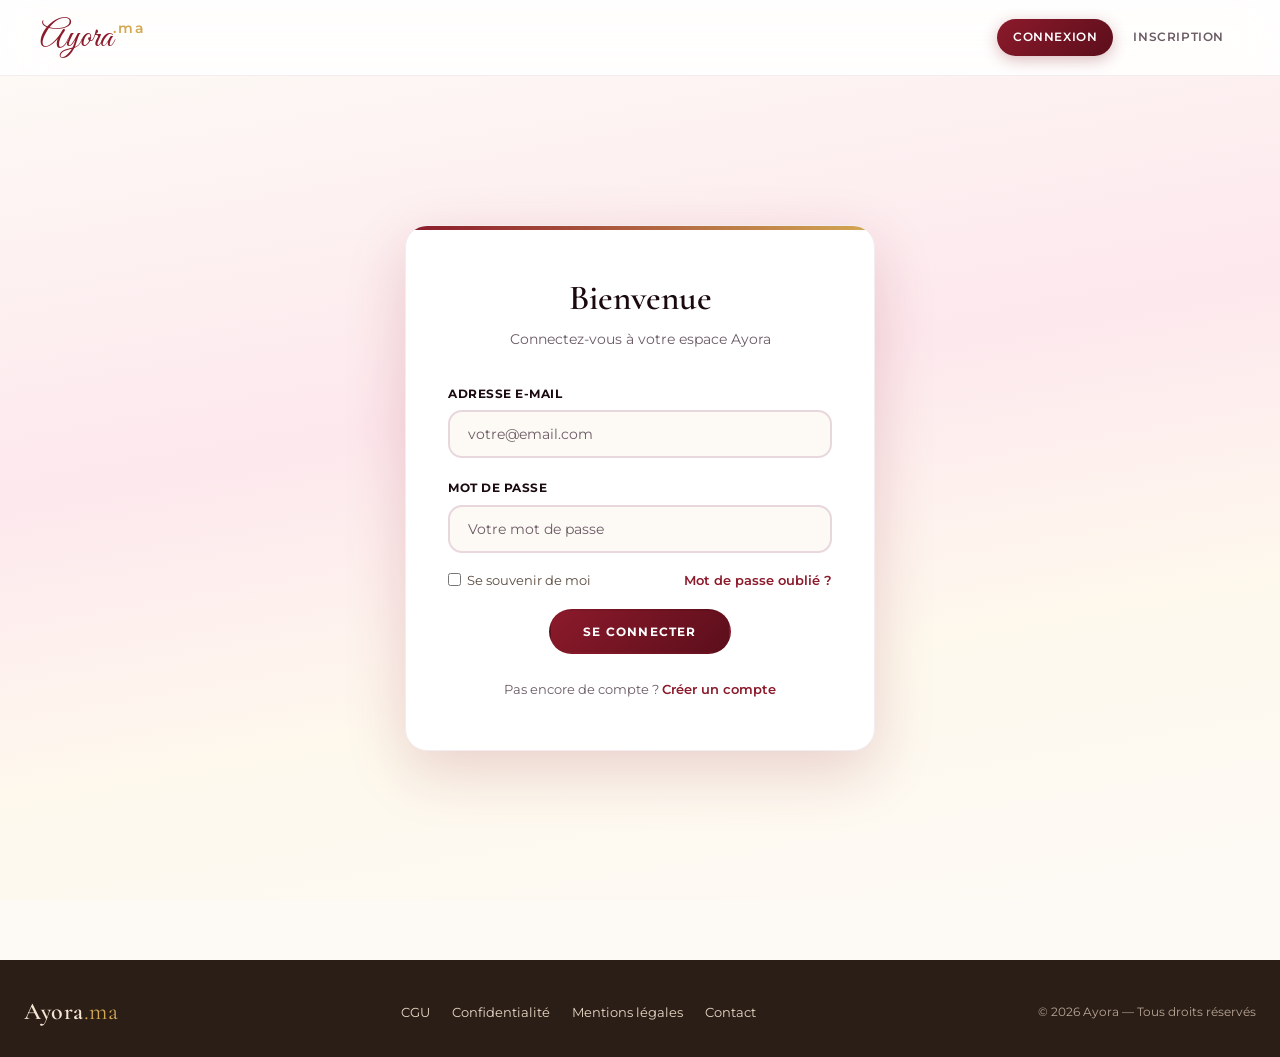
<file: WebContent/guests.html>
<!DOCTYPE html>
<html lang="fr">
<head>
	<meta charset="UTF-8">
	<link rel="icon" type="image/svg+xml" href="favicon.svg">
	<link rel="icon" type="image/png" sizes="32x32" href="favicon-32x32.png">
	<link rel="icon" type="image/png" sizes="16x16" href="favicon-16x16.png">
	<link rel="apple-touch-icon" sizes="180x180" href="apple-touch-icon.png">
	<link rel="shortcut icon" type="image/x-icon" href="favicon.ico">
	<meta name="viewport" content="width=device-width, initial-scale=1.0">
	<title>Ayora - Invités</title>
	<link rel="stylesheet" href="css/styles.css?v=44">
	<link rel="stylesheet" href="css/assistant.css?v=4">
	<link rel="stylesheet" href="css/account.css?v=1">
	<style>
		.guests-toolbar {
			display: flex;
			flex-wrap: wrap;
			gap: 10px;
			align-items: center;
			margin-bottom: 18px;
		}
		.guests-toolbar input[type="text"] {
			flex: 1;
			min-width: 220px;
			padding: 9px 14px;
			border: 1px solid #DCC9B6;
			border-radius: 10px;
			font-family: inherit;
			font-size: 14px;
		}
		.guests-toolbar input[type="text"]:focus { outline:none; border-color: #8B1A2B; }
		.guests-stats {
			display: grid;
			grid-template-columns: repeat(auto-fit, minmax(120px, 1fr));
			gap: 10px;
			margin-bottom: 18px;
		}
		.gst-card {
			background: linear-gradient(135deg, #FDF7F2 0%, #F2DFCF 100%);
			border-radius: 10px;
			padding: 12px 14px;
			border: 1px solid #EAE0D5;
		}
		.gst-card .v {
			font-family: 'Cormorant Garamond', serif;
			font-size: 22px;
			font-weight: 700;
			color: #8B1A2B;
			line-height: 1;
		}
		.gst-card .l {
			font-size: 11px;
			color: #8B7A6E;
			text-transform: uppercase;
			letter-spacing: 0.5px;
			margin-top: 4px;
		}

		/* Modal CSV import */
		.csv-modal-body { padding: 20px 26px; }
		.csv-step { display:none; }
		.csv-step.active { display:block; }
		.csv-drop-zone {
			border: 2px dashed #DCC9B6;
			border-radius: 14px;
			padding: 40px 20px;
			text-align: center;
			cursor: pointer;
			transition: all 0.2s;
			background: #FDFAF6;
		}
		.csv-drop-zone:hover { border-color: #8B1A2B; background: #FDF7F2; }
		.csv-drop-zone.drag-over { border-color: #8B1A2B; background: #FDF7F2; }
		.csv-drop-zone svg { color: #8B1A2B; margin-bottom: 10px; }
		.csv-drop-zone p { margin: 6px 0; color: #5a4a3e; }
		.csv-drop-zone .hint { font-size: 12px; color: #8B7A6E; }
		.csv-drop-zone input[type="file"] { display:none; }

		.csv-template-link {
			display: inline-flex;
			align-items: center;
			gap: 8px;
			margin-top: 14px;
			padding: 10px 16px;
			background: #fff;
			border: 1px solid #DCC9B6;
			border-radius: 50px;
			color: #5C0E1B;
			font-size: 13px;
			font-weight: 600;
			cursor: pointer;
			text-decoration: none;
		}
		.csv-template-link:hover { background: #FDF7F2; border-color: #8B1A2B; }

		.csv-preview-table {
			width: 100%;
			border-collapse: collapse;
			margin-top: 14px;
			font-size: 13px;
		}
		.csv-preview-table th, .csv-preview-table td {
			padding: 8px 10px;
			border-bottom: 1px solid #EAE0D5;
			text-align: left;
		}
		.csv-preview-table th {
			background: #FDF7F2;
			color: #8B1A2B;
			font-weight: 600;
			font-size: 11px;
			text-transform: uppercase;
			letter-spacing: 0.5px;
		}
		.csv-preview-table tr.skip { color: #C04A3F; opacity: 0.7; }
		.csv-preview-table tr.skip::after { content: ''; }

		.csv-summary {
			background: linear-gradient(135deg, #FDF7F2, #FFF8E8);
			border-radius: 10px;
			padding: 14px 18px;
			margin: 14px 0;
			font-size: 14px;
			color: #5a4a3e;
			border-left: 3px solid #D4A853;
		}
		.csv-summary strong { color: #8B1A2B; }
		.csv-progress-bar {
			background: #F5EEE5;
			height: 8px;
			border-radius: 50px;
			overflow: hidden;
			margin: 10px 0;
		}
		.csv-progress-fill {
			background: linear-gradient(90deg, #D4A853, #B8922F);
			height: 100%;
			width: 0%;
			transition: width 0.3s;
		}
	</style>
</head>
<body>

	<div class="menu-bar">
		<div class="logo" onclick="location.href='dashboard.html'">Ayora<span>.ma</span></div>
		<nav>
			<span onclick="location.href='dashboard.html'">Tableau de bord</span>
			<span onclick="location.href='recommendations.html'">Recommandations</span>
			<span onclick="location.href='mychoices.html'">Mes choix</span>
			<span onclick="location.href='vendors.html'">Prestataires</span>
			<span class="active" onclick="location.href='guests.html'">Invités</span>
			<span onclick="location.href='invitations.html'">Invitations</span>
			<span onclick="location.href='assistant.html'">Assistante AYORA</span>
		</nav>
		<div class="user-info">
			<span id="userName"></span>
			<span onclick="logout()" style="cursor:pointer;">Déconnexion</span>
			<span id="userBadge" class="badge-free">FREE</span>
		</div>
	</div>

	<!-- ACTIONS -->
	<div class="panel" style="margin:20px;">
		<header>Liste des invités <span id="guestCount" class="text-muted" style="font-weight:normal;font-size:14px;"></span></header>
		<div class="content">

			<!-- Toolbar : ajout + import + export + recherche -->
			<div class="guests-toolbar">
				<button class="btn btn-primary" onclick="openAddModal()">+ Ajouter un invité</button>
				<button class="btn btn-secondary" onclick="openImportModal()">Importer CSV</button>
				<button class="btn btn-secondary" onclick="exportCSV()">Exporter CSV</button>
				<input type="text" id="searchGuests" placeholder="Rechercher un invité (nom, prénom, téléphone)..." oninput="renderGuests(ALL_GUESTS)">
				<select id="filterGroupe" onchange="renderGuests(ALL_GUESTS)" style="padding:9px 14px;border:1px solid #DCC9B6;border-radius:10px;font-family:inherit;font-size:14px;">
					<option value="">Tous les groupes</option>
					<option value="FAMILLE_MARIEE">Famille mariée</option>
					<option value="FAMILLE_MARIE">Famille marié</option>
					<option value="AMIS_MARIEE">Amis mariée</option>
					<option value="AMIS_MARIE">Amis marié</option>
					<option value="COLLEGUES">Collègues</option>
					<option value="AUTRES">Autres</option>
				</select>
			</div>

			<!-- Stats compactes par groupe -->
			<div id="guestStats" class="guests-stats" style="display:none;"></div>

			<!-- TABLE -->
			<div id="guestTableContainer">
				<div class="loading"><div class="spinner"></div></div>
			</div>
		</div>
	</div>

	<!-- ADD/EDIT MODAL -->
	<div class="modal-overlay" id="guestModal">
		<div class="modal">
			<header>
				<span id="modalTitle">Ajouter un invité</span>
				<button class="close-btn" onclick="closeModal()">&times;</button>
			</header>
			<div class="modal-body">
				<form id="guestForm" onsubmit="handleSaveGuest(event)">
					<input type="hidden" id="guestId" value="">
					<div class="form-row">
						<div class="form-group">
							<label for="guestFirstName">Prénom *</label>
							<input type="text" id="guestFirstName" required>
						</div>
						<div class="form-group">
							<label for="guestLastName">Nom *</label>
							<input type="text" id="guestLastName" required>
						</div>
					</div>
					<div class="form-row">
						<div class="form-group">
							<label for="guestPhone">Téléphone</label>
							<input type="tel" id="guestPhone" placeholder="0612345678">
						</div>
						<div class="form-group">
							<label for="guestEmail">E-mail</label>
							<input type="email" id="guestEmail">
						</div>
					</div>
					<div class="form-row">
						<div class="form-group">
							<label for="guestGroupe">Groupe</label>
							<select id="guestGroupe">
								<option value="FAMILLE_MARIEE">Famille de la mariée</option>
								<option value="FAMILLE_MARIE">Famille du marié</option>
								<option value="AMIS_MARIEE">Amis de la mariée</option>
								<option value="AMIS_MARIE">Amis du marié</option>
								<option value="COLLEGUES">Collègues</option>
								<option value="AUTRES">Autres</option>
							</select>
						</div>
						<div class="form-group">
							<label for="guestNbPersonnes">Nombre de personnes</label>
							<input type="number" id="guestNbPersonnes" min="1" value="1">
						</div>
					</div>
					<div class="form-group">
						<label for="guestNote">Note</label>
						<textarea id="guestNote" placeholder="Notes sur cet invité..."></textarea>
					</div>
					<div style="display:flex;gap:10px;justify-content:flex-end;">
						<button type="button" class="btn btn-secondary" onclick="closeModal()">Annuler</button>
						<button type="submit" class="btn btn-primary">Sauvegarder</button>
					</div>
				</form>
			</div>
		</div>
	</div>

	<!-- IMPORT CSV MODAL -->
	<div class="modal-overlay" id="importModal">
		<div class="modal" style="max-width:680px;">
			<header>
				<span>Importer une liste d'invités</span>
				<button class="close-btn" onclick="closeImportModal()">&times;</button>
			</header>
			<div class="csv-modal-body">

				<!-- ÉTAPE 1 : Upload -->
				<div class="csv-step active" id="csvStep1">
					<p style="margin:0 0 14px;color:#5a4a3e;font-size:14px;line-height:1.55;">
						Importez votre liste d'invités depuis un fichier CSV. Idéal pour ajouter 50, 100 ou 300 invités en quelques secondes.
					</p>
					<label class="csv-drop-zone" id="dropZone">
						<svg width="48" height="48" viewBox="0 0 24 24" fill="none" stroke="currentColor" stroke-width="1.6" stroke-linecap="round" stroke-linejoin="round">
							<path d="M21 15v4a2 2 0 0 1-2 2H5a2 2 0 0 1-2-2v-4"/>
							<polyline points="17,8 12,3 7,8"/>
							<line x1="12" y1="3" x2="12" y2="15"/>
						</svg>
						<p><strong>Cliquez pour choisir un fichier</strong> ou glissez-déposez ici</p>
						<p class="hint">Format CSV uniquement, encodage UTF-8 recommandé. Taille max ~2 Mo.</p>
						<input type="file" id="csvFileInput" accept=".csv,text/csv" onchange="handleCsvFile(event)">
					</label>

					<div style="text-align:center;margin-top:18px;">
						<a class="csv-template-link" href="#" onclick="downloadTemplate(); return false;">
							<svg width="16" height="16" viewBox="0 0 24 24" fill="none" stroke="currentColor" stroke-width="2"><path d="M21 15v4a2 2 0 0 1-2 2H5a2 2 0 0 1-2-2v-4"/><polyline points="7,10 12,15 17,10"/><line x1="12" y1="15" x2="12" y2="3"/></svg>
							Télécharger le modèle CSV
						</a>
					</div>

					<div style="margin-top:18px;padding:14px 18px;background:#FDFAF6;border-radius:10px;font-size:13px;color:#6a5a4e;line-height:1.5;">
						<strong>Colonnes attendues</strong> (avec en-tête en première ligne, séparateur <code>,</code> ou <code>;</code>) :
						<ul style="margin:8px 0 0 18px;padding:0;">
							<li><strong>prenom</strong>* — obligatoire</li>
							<li><strong>nom</strong>* — obligatoire</li>
							<li><strong>telephone</strong> — optionnel</li>
							<li><strong>email</strong> — optionnel</li>
							<li><strong>groupe</strong> — optionnel (FAMILLE_MARIEE / FAMILLE_MARIE / AMIS_MARIEE / AMIS_MARIE / COLLEGUES / AUTRES)</li>
							<li><strong>nb_personnes</strong> — optionnel (défaut 1)</li>
							<li><strong>note</strong> — optionnel</li>
						</ul>
					</div>
				</div>

				<!-- ÉTAPE 2 : Prévisualisation -->
				<div class="csv-step" id="csvStep2">
					<div class="csv-summary" id="csvSummary"></div>
					<p style="margin:0 0 8px;font-size:13px;color:#5a4a3e;"><strong>Aperçu des 5 premières lignes valides :</strong></p>
					<div style="max-height:280px;overflow-y:auto;border:1px solid #EAE0D5;border-radius:10px;">
						<table class="csv-preview-table" id="csvPreviewTable"></table>
					</div>
					<div style="display:flex;gap:10px;justify-content:flex-end;margin-top:18px;">
						<button type="button" class="btn btn-secondary" onclick="csvBackToStep1()">← Choisir un autre fichier</button>
						<button type="button" class="btn btn-primary" id="csvConfirmBtn" onclick="importCsvData()">Importer les invités</button>
					</div>
				</div>

				<!-- ÉTAPE 3 : Progression -->
				<div class="csv-step" id="csvStep3">
					<p style="text-align:center;margin:20px 0 12px;color:#5a4a3e;">
						<strong id="csvProgressText">Import en cours…</strong>
					</p>
					<div class="csv-progress-bar"><div class="csv-progress-fill" id="csvProgressFill"></div></div>
					<p style="text-align:center;font-size:12px;color:#8B7A6E;" id="csvProgressDetail">0 / 0 invités ajoutés</p>
				</div>

				<!-- ÉTAPE 4 : Résultat -->
				<div class="csv-step" id="csvStep4">
					<div style="text-align:center;padding:20px 0;">
						<svg width="60" height="60" viewBox="0 0 24 24" fill="none" stroke="#3D8B5E" stroke-width="2" style="margin-bottom:14px;"><circle cx="12" cy="12" r="10"/><polyline points="9,12 11,14 15,10"/></svg>
						<h3 style="margin:0 0 8px;color:#3D8B5E;font-family:'Cormorant Garamond',serif;">Import terminé !</h3>
						<p id="csvResultMsg" style="color:#5a4a3e;font-size:14px;"></p>
					</div>
					<div id="csvErrorsBox" style="display:none;"></div>
					<div style="display:flex;justify-content:flex-end;margin-top:18px;">
						<button type="button" class="btn btn-primary" onclick="closeImportModal()">Voir ma liste</button>
					</div>
				</div>
			</div>
		</div>
	</div>

	<script src="js/api.js"></script>
	<script src="js/format.js"></script>
	<script src="js/ayora-ui.js"></script>
	<script>
		var user = checkAuth(); if (user) applyAccountHeader(user);
		if (user) { document.getElementById('userName').textContent = user.firstName; }

		var ALL_GUESTS = [];
		var GROUPE_LABELS = {
			'FAMILLE_MARIEE': 'Famille mariée',
			'FAMILLE_MARIE': 'Famille marié',
			'AMIS_MARIEE': 'Amis mariée',
			'AMIS_MARIE': 'Amis marié',
			'COLLEGUES': 'Collègues',
			'AUTRES': 'Autres'
		};

		loadGuests();

		function loadGuests() {
			api.get('/api/guests').then(function(guests) {
				ALL_GUESTS = guests || [];
				renderGuests(ALL_GUESTS);
				renderStats(ALL_GUESTS);
			}).catch(function() {
				document.getElementById('guestTableContainer').innerHTML = '<p class="text-muted">Erreur de chargement</p>';
			});
		}

		function getGroupeLabel(g) { return GROUPE_LABELS[g] || g; }

		function renderStats(guests) {
			var statsBox = document.getElementById('guestStats');
			if (!guests || guests.length === 0) { statsBox.style.display = 'none'; return; }
			statsBox.style.display = 'grid';
			var byGroup = {};
			var totalPersonnes = 0;
			guests.forEach(function(g) {
				byGroup[g.groupe] = (byGroup[g.groupe] || 0) + 1;
				totalPersonnes += g.nbPersonnes || 1;
			});
			var html = '<div class="gst-card"><div class="v">' + guests.length + '</div><div class="l">Invités</div></div>';
			html += '<div class="gst-card"><div class="v">' + totalPersonnes + '</div><div class="l">Personnes</div></div>';
			Object.keys(byGroup).forEach(function(g) {
				html += '<div class="gst-card"><div class="v">' + byGroup[g] + '</div><div class="l">' + getGroupeLabel(g) + '</div></div>';
			});
			statsBox.innerHTML = html;
		}

		function renderGuests(guests) {
			var container = document.getElementById('guestTableContainer');
			document.getElementById('guestCount').textContent = '(' + (guests ? guests.length : 0) + ' invités)';

			if (!guests || guests.length === 0) {
				container.innerHTML = '<div style="text-align:center;padding:50px 20px;color:#8B7A6E;"><p style="font-family:\'Cormorant Garamond\',serif;font-size:20px;color:#8B1A2B;margin-bottom:8px;">Aucun invité pour le moment</p><p style="margin-bottom:14px;">Ajoutez vos invités un par un ou importez votre liste CSV.</p><button class="btn btn-primary" onclick="openImportModal()">Importer ma liste CSV</button></div>';
				return;
			}

			// Filtres : recherche + groupe
			var search = (document.getElementById('searchGuests').value || '').toLowerCase().trim();
			var filterG = document.getElementById('filterGroupe').value;
			var filtered = guests.filter(function(g) {
				if (filterG && g.groupe !== filterG) return false;
				if (!search) return true;
				var hay = ((g.firstName||'') + ' ' + (g.lastName||'') + ' ' + (g.phone||'') + ' ' + (g.email||'')).toLowerCase();
				return hay.indexOf(search) !== -1;
			});

			if (filtered.length === 0) {
				container.innerHTML = '<p class="text-muted text-center p-20">Aucun invité ne correspond aux filtres.</p>';
				return;
			}

			var totalPersonnes = 0;
			var html = '<table class="data-table">';
			html += '<thead><tr><th>Nom</th><th>Groupe</th><th>Personnes</th><th>Téléphone</th><th>E-mail</th><th>Actions</th></tr></thead>';
			html += '<tbody>';
			for (var i = 0; i < filtered.length; i++) {
				var g = filtered[i];
				totalPersonnes += g.nbPersonnes || 1;
				html += '<tr>';
				html += '<td><strong>' + (g.firstName||'') + ' ' + (g.lastName||'') + '</strong></td>';
				html += '<td>' + getGroupeLabel(g.groupe) + '</td>';
				html += '<td>' + (g.nbPersonnes || 1) + '</td>';
				html += '<td>' + (g.phone || '-') + '</td>';
				html += '<td>' + (g.email || '-') + '</td>';
				html += '<td class="actions">';
				html += '<button class="btn btn-small btn-secondary" onclick="editGuest(' + g.id + ')">Modifier</button> ';
				html += '<button class="btn btn-small btn-danger" onclick="deleteGuest(' + g.id + ')">Supprimer</button>';
				html += '</td>';
				html += '</tr>';
			}
			html += '</tbody></table>';
			html += '<p class="text-muted mt-10">Affichage : ' + filtered.length + ' / ' + guests.length + ' invité(s) — Total : ' + totalPersonnes + ' personnes</p>';
			container.innerHTML = html;
		}

		function openAddModal() {
			document.getElementById('modalTitle').textContent = 'Ajouter un invité';
			document.getElementById('guestId').value = '';
			document.getElementById('guestForm').reset();
			document.getElementById('guestNbPersonnes').value = 1;
			document.getElementById('guestModal').classList.add('active');
		}

		function editGuest(id) {
			for (var i = 0; i < ALL_GUESTS.length; i++) {
				if (ALL_GUESTS[i].id === id) {
					var g = ALL_GUESTS[i];
					document.getElementById('modalTitle').textContent = 'Modifier l\'invité';
					document.getElementById('guestId').value = g.id;
					document.getElementById('guestFirstName').value = g.firstName;
					document.getElementById('guestLastName').value = g.lastName;
					document.getElementById('guestPhone').value = g.phone || '';
					document.getElementById('guestEmail').value = g.email || '';
					document.getElementById('guestGroupe').value = g.groupe;
					document.getElementById('guestNbPersonnes').value = g.nbPersonnes;
					document.getElementById('guestNote').value = g.note || '';
					document.getElementById('guestModal').classList.add('active');
					break;
				}
			}
		}

		function handleSaveGuest(event) {
			event.preventDefault();
			var id = document.getElementById('guestId').value;
			var data = {
				firstName: document.getElementById('guestFirstName').value,
				lastName: document.getElementById('guestLastName').value,
				phone: document.getElementById('guestPhone').value,
				email: document.getElementById('guestEmail').value,
				groupe: document.getElementById('guestGroupe').value,
				nbPersonnes: parseInt(document.getElementById('guestNbPersonnes').value) || 1,
				note: document.getElementById('guestNote').value
			};

			var promise = id ? api.put('/api/guests/' + id, data) : api.post('/api/guests', data);
			promise.then(function(result) {
				if (result.success || result.guest) {
					closeModal();
					loadGuests();
					AyoraUI.success(id ? 'Invité mis à jour' : 'Invité ajouté');
				} else {
					AyoraUI.error(result.error || 'Erreur');
				}
			}).catch(function(err) {
				AyoraUI.error('Erreur : ' + err.message);
			});
		}

		function deleteGuest(id) {
			AyoraUI.confirm({
				title: 'Supprimer cet invité ?',
				message: 'Cette action est irréversible. L\'invité ne pourra plus recevoir d\'invitation.',
				confirmLabel: 'Supprimer',
				cancelLabel: 'Annuler',
				danger: true,
				onConfirm: function() {
					api.del('/api/guests/' + id).then(function(result) {
						if (result.success) {
							loadGuests();
							AyoraUI.success('Invité supprimé');
						} else {
							AyoraUI.error(result.error || 'Erreur');
						}
					}).catch(function() { AyoraUI.error('Erreur réseau'); });
				}
			});
		}

		function closeModal() {
			document.getElementById('guestModal').classList.remove('active');
		}

		// ============================================================
		// IMPORT CSV
		// ============================================================
		var CSV_PARSED = { valid: [], skipped: [] };

		function openImportModal() {
			document.getElementById('importModal').classList.add('active');
			csvBackToStep1();
		}
		function closeImportModal() {
			document.getElementById('importModal').classList.remove('active');
		}
		function csvBackToStep1() {
			document.querySelectorAll('.csv-step').forEach(function(s){ s.classList.remove('active'); });
			document.getElementById('csvStep1').classList.add('active');
			document.getElementById('csvFileInput').value = '';
			CSV_PARSED = { valid: [], skipped: [] };
		}

		// Drag and drop
		var dropZone = document.getElementById('dropZone');
		dropZone.addEventListener('dragover', function(e){ e.preventDefault(); dropZone.classList.add('drag-over'); });
		dropZone.addEventListener('dragleave', function(){ dropZone.classList.remove('drag-over'); });
		dropZone.addEventListener('drop', function(e) {
			e.preventDefault();
			dropZone.classList.remove('drag-over');
			if (e.dataTransfer.files && e.dataTransfer.files[0]) {
				processCsvFile(e.dataTransfer.files[0]);
			}
		});

		function handleCsvFile(event) {
			var file = event.target.files[0];
			if (file) processCsvFile(file);
		}

		function processCsvFile(file) {
			if (file.size > 2 * 1024 * 1024) {
				AyoraUI.error('Fichier trop volumineux (max 2 Mo).');
				return;
			}
			var reader = new FileReader();
			reader.onload = function(e) {
				var text = e.target.result;
				parseCsv(text);
			};
			reader.onerror = function() { AyoraUI.error('Erreur de lecture du fichier.'); };
			reader.readAsText(file, 'UTF-8');
		}

		function parseCsv(text) {
			// Détecter le séparateur (, ou ;)
			var firstLine = text.split('\n')[0] || '';
			var sep = (firstLine.indexOf(';') >= 0 && firstLine.indexOf(';') < firstLine.indexOf(',') || firstLine.indexOf(',') === -1) ? ';' : ',';
			var lines = text.split(/\r?\n/).filter(function(l){ return l.trim().length > 0; });
			if (lines.length < 2) {
				AyoraUI.error('Fichier vide ou sans données.');
				return;
			}
			// Parse en-têtes (normalisés)
			var headers = parseCsvLine(lines[0], sep).map(function(h){ return normalizeHeader(h); });
			var idx = {
				prenom: headers.indexOf('prenom'),
				nom: headers.indexOf('nom'),
				telephone: headers.indexOf('telephone'),
				email: headers.indexOf('email'),
				groupe: headers.indexOf('groupe'),
				nbPersonnes: headers.indexOf('nbpersonnes'),
				note: headers.indexOf('note')
			};

			if (idx.prenom === -1 || idx.nom === -1) {
				AyoraUI.error('Le fichier doit contenir au minimum les colonnes "prenom" et "nom".', 6000);
				return;
			}

			var valid = [];
			var skipped = [];
			var validGroupes = ['FAMILLE_MARIEE','FAMILLE_MARIE','AMIS_MARIEE','AMIS_MARIE','COLLEGUES','AUTRES'];

			for (var i = 1; i < lines.length; i++) {
				var cols = parseCsvLine(lines[i], sep);
				var prenom = (cols[idx.prenom] || '').trim();
				var nom = (cols[idx.nom] || '').trim();
				if (!prenom || !nom) {
					skipped.push({ line: i+1, reason: 'Prénom ou nom manquant', raw: cols.join(' / ') });
					continue;
				}
				// Doublon contre la liste actuelle ?
				var dup = ALL_GUESTS.some(function(g){
					return ((g.firstName||'').toLowerCase() === prenom.toLowerCase()) &&
					       ((g.lastName||'').toLowerCase() === nom.toLowerCase());
				});
				if (dup) {
					skipped.push({ line: i+1, reason: 'Doublon (' + prenom + ' ' + nom + ' existe déjà)', raw: cols.join(' / ') });
					continue;
				}
				var grpRaw = ((idx.groupe >= 0 ? cols[idx.groupe] : '') || '').trim().toUpperCase();
				var grp = validGroupes.indexOf(grpRaw) >= 0 ? grpRaw : 'AUTRES';
				var nbP = parseInt((idx.nbPersonnes >= 0 ? cols[idx.nbPersonnes] : '1'), 10);
				if (!nbP || nbP < 1) nbP = 1;
				if (nbP > 20) nbP = 20;
				valid.push({
					firstName: prenom,
					lastName: nom,
					phone: (idx.telephone >= 0 ? cols[idx.telephone] : '').trim(),
					email: (idx.email >= 0 ? cols[idx.email] : '').trim(),
					groupe: grp,
					nbPersonnes: nbP,
					note: (idx.note >= 0 ? cols[idx.note] : '').trim()
				});
			}

			CSV_PARSED = { valid: valid, skipped: skipped };
			showCsvPreview();
		}

		function parseCsvLine(line, sep) {
			// Parser CSV simple supportant guillemets
			var result = [];
			var current = '';
			var inQuote = false;
			for (var i = 0; i < line.length; i++) {
				var c = line[i];
				if (c === '"') {
					if (inQuote && line[i+1] === '"') { current += '"'; i++; }
					else inQuote = !inQuote;
				} else if (c === sep && !inQuote) {
					result.push(current);
					current = '';
				} else {
					current += c;
				}
			}
			result.push(current);
			return result;
		}

		function normalizeHeader(h) {
			return (h || '').toString().toLowerCase().trim()
				.replace(/[éèêë]/g, 'e').replace(/[àâä]/g, 'a').replace(/[îï]/g, 'i').replace(/[ôö]/g, 'o').replace(/[ûü]/g, 'u')
				.replace(/[_\-\s]/g, '');
		}

		function showCsvPreview() {
			document.querySelectorAll('.csv-step').forEach(function(s){ s.classList.remove('active'); });
			document.getElementById('csvStep2').classList.add('active');

			var summary = document.getElementById('csvSummary');
			summary.innerHTML = '<strong>' + CSV_PARSED.valid.length + '</strong> invité(s) prêt(s) à être ajouté(s)';
			if (CSV_PARSED.skipped.length > 0) {
				summary.innerHTML += ' · <strong style="color:#C04A3F;">' + CSV_PARSED.skipped.length + '</strong> ligne(s) ignorée(s)';
			}

			var btn = document.getElementById('csvConfirmBtn');
			btn.disabled = CSV_PARSED.valid.length === 0;
			btn.textContent = 'Importer ' + CSV_PARSED.valid.length + ' invité(s)';

			var table = document.getElementById('csvPreviewTable');
			var html = '<thead><tr><th>Prénom</th><th>Nom</th><th>Téléphone</th><th>Email</th><th>Groupe</th><th>Pers.</th></tr></thead><tbody>';
			var sample = CSV_PARSED.valid.slice(0, 5);
			sample.forEach(function(g){
				html += '<tr><td>' + escapeHtml(g.firstName) + '</td><td>' + escapeHtml(g.lastName) + '</td><td>' + escapeHtml(g.phone) + '</td><td>' + escapeHtml(g.email) + '</td><td>' + getGroupeLabel(g.groupe) + '</td><td>' + g.nbPersonnes + '</td></tr>';
			});
			if (CSV_PARSED.valid.length > 5) {
				html += '<tr><td colspan="6" style="text-align:center;font-style:italic;color:#8B7A6E;">… et ' + (CSV_PARSED.valid.length - 5) + ' autre(s)</td></tr>';
			}
			html += '</tbody>';
			table.innerHTML = html;
		}

		function escapeHtml(s) {
			return (s == null ? '' : String(s)).replace(/&/g,'&amp;').replace(/</g,'&lt;').replace(/>/g,'&gt;');
		}

		function importCsvData() {
			if (CSV_PARSED.valid.length === 0) return;
			document.querySelectorAll('.csv-step').forEach(function(s){ s.classList.remove('active'); });
			document.getElementById('csvStep3').classList.add('active');

			var total = CSV_PARSED.valid.length;
			var done = 0;
			var added = 0;
			var failed = [];

			function nextOne(i) {
				if (i >= total) {
					finishImport(added, failed);
					return;
				}
				var g = CSV_PARSED.valid[i];
				api.post('/api/guests', g).then(function(r) {
					if (r && (r.success || r.guest)) added++;
					else failed.push({ name: g.firstName + ' ' + g.lastName, reason: r.error || 'Erreur serveur' });
				}).catch(function() {
					failed.push({ name: g.firstName + ' ' + g.lastName, reason: 'Erreur réseau' });
				}).then(function() {
					done++;
					var pct = Math.round(done / total * 100);
					document.getElementById('csvProgressFill').style.width = pct + '%';
					document.getElementById('csvProgressDetail').textContent = done + ' / ' + total + ' invités traités';
					// Petit délai pour éviter de saturer le serveur
					setTimeout(function(){ nextOne(i + 1); }, 30);
				});
			}
			nextOne(0);
		}

		function finishImport(added, failed) {
			document.querySelectorAll('.csv-step').forEach(function(s){ s.classList.remove('active'); });
			document.getElementById('csvStep4').classList.add('active');

			var msg = added + ' invité' + (added > 1 ? 's' : '') + ' ajouté' + (added > 1 ? 's' : '') + ' avec succès.';
			if (CSV_PARSED.skipped.length > 0) {
				msg += ' ' + CSV_PARSED.skipped.length + ' ligne(s) ignorée(s) au parsing.';
			}
			document.getElementById('csvResultMsg').textContent = msg;

			var errorsBox = document.getElementById('csvErrorsBox');
			var allErrors = CSV_PARSED.skipped.concat(failed.map(function(f){ return { line: '?', reason: f.reason + ' — ' + f.name }; }));
			if (allErrors.length > 0) {
				var eh = '<details style="background:#FEE8EC;border-radius:8px;padding:10px 14px;margin-top:14px;"><summary style="cursor:pointer;color:#8B1A2B;font-weight:600;">Voir les ' + allErrors.length + ' ligne(s) ignorée(s)</summary><ul style="margin:10px 0 0 18px;font-size:13px;color:#5a4a3e;">';
				allErrors.slice(0, 20).forEach(function(e){
					eh += '<li>Ligne ' + e.line + ' : ' + e.reason + '</li>';
				});
				if (allErrors.length > 20) eh += '<li><em>… et ' + (allErrors.length - 20) + ' autre(s)</em></li>';
				eh += '</ul></details>';
				errorsBox.innerHTML = eh;
				errorsBox.style.display = 'block';
			}
			loadGuests();
		}

		function downloadTemplate() {
			var csv = 'prenom,nom,telephone,email,groupe,nb_personnes,note\n' +
			          'Salma,Bennani,0612345678,salma@example.com,FAMILLE_MARIEE,2,Tante côté mariée\n' +
			          'Yassine,Alami,,yassine@example.com,FAMILLE_MARIE,1,\n' +
			          'Karim,El Idrissi,0633445566,,AMIS_MARIE,2,Ami d\'enfance\n';
			var blob = new Blob(['﻿' + csv], { type: 'text/csv;charset=utf-8;' });
			var url = URL.createObjectURL(blob);
			var a = document.createElement('a');
			a.href = url;
			a.download = 'modele-invites-ayora.csv';
			document.body.appendChild(a);
			a.click();
			document.body.removeChild(a);
			URL.revokeObjectURL(url);
		}

		function exportCSV() {
			if (!ALL_GUESTS || ALL_GUESTS.length === 0) {
				AyoraUI.warning('Aucun invité à exporter.');
				return;
			}
			var csv = 'prenom,nom,telephone,email,groupe,nb_personnes,note\n';
			ALL_GUESTS.forEach(function(g) {
				var fields = [g.firstName, g.lastName, g.phone, g.email, g.groupe, g.nbPersonnes, g.note].map(function(v){
					var s = (v == null ? '' : String(v));
					if (s.indexOf(',') >= 0 || s.indexOf('"') >= 0 || s.indexOf('\n') >= 0) {
						return '"' + s.replace(/"/g, '""') + '"';
					}
					return s;
				});
				csv += fields.join(',') + '\n';
			});
			var blob = new Blob(['﻿' + csv], { type: 'text/csv;charset=utf-8;' });
			var url = URL.createObjectURL(blob);
			var a = document.createElement('a');
			a.href = url;
			a.download = 'invites-ayora-' + new Date().toISOString().substring(0,10) + '.csv';
			document.body.appendChild(a);
			a.click();
			document.body.removeChild(a);
			URL.revokeObjectURL(url);
			AyoraUI.success(ALL_GUESTS.length + ' invité(s) exporté(s)');
		}
	</script>

	<footer class="site-footer">
		<div class="footer-inner">
			<div class="footer-brand">Ayora<span>.ma</span></div>
			<nav class="footer-links">
				<a href="cgu.html">CGU</a>
				<a href="confidentialite.html">Confidentialité</a>
				<a href="mentions.html">Mentions légales</a>
				<a href="contact.html">Contact</a>
			</nav>
			<div class="footer-copy">© 2026 Ayora.ma — Tous droits réservés</div>
		</div>
	</footer>
	<script src="js/account-menu.js?v=1"></script>
	<script src="js/assistant.js?v=2"></script>
	<script src="js/assistant-floating.js?v=2" data-ayora-page="guests"></script>

</html>
</file>
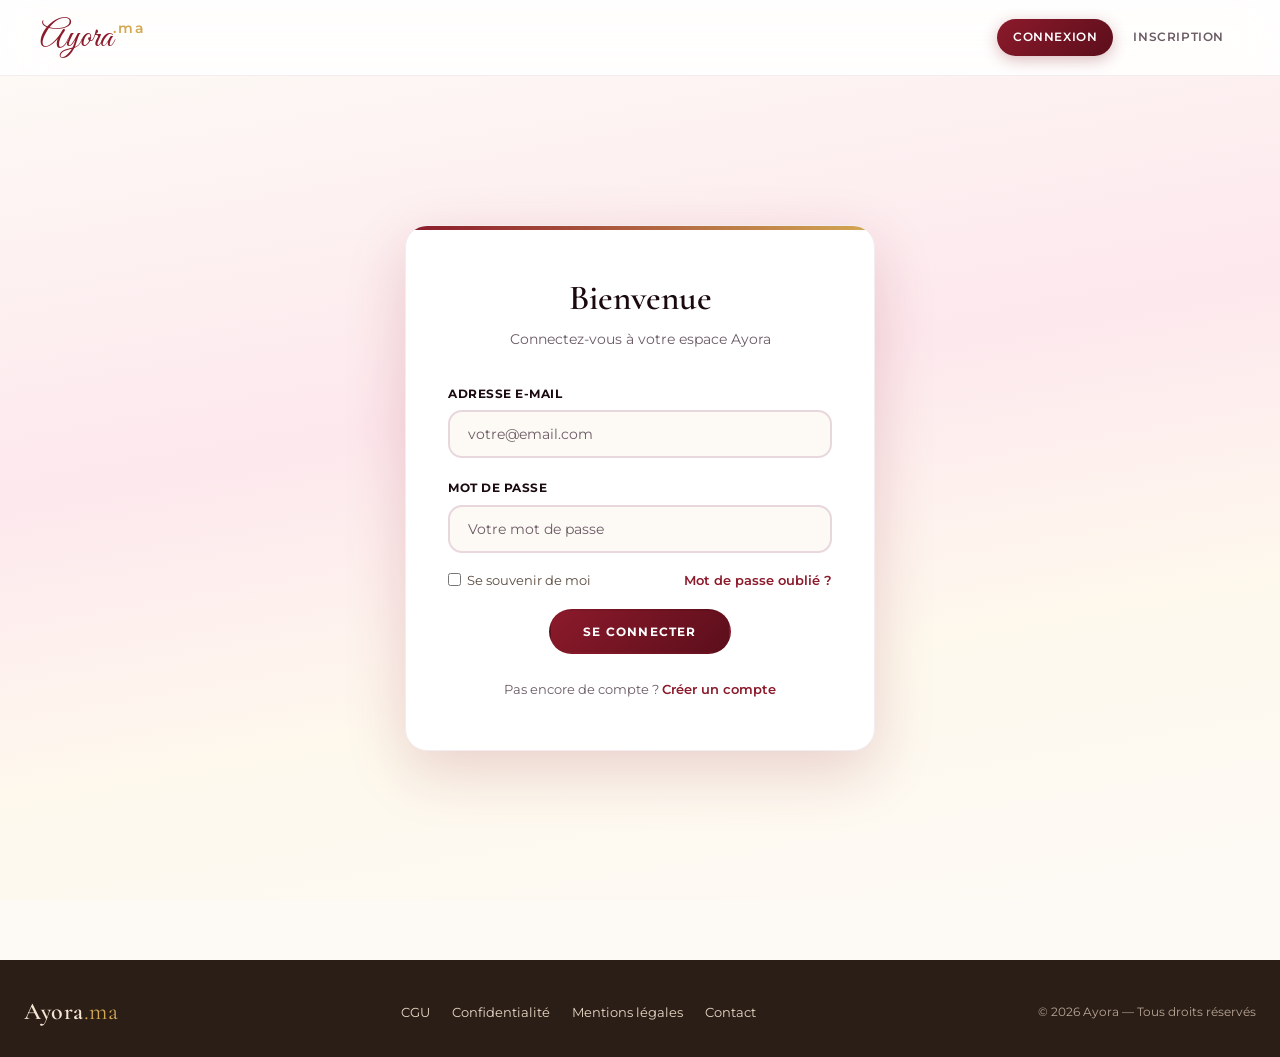
<file: WebContent/invitations.html>
<!DOCTYPE html>
<html lang="fr">
<head>
	<meta charset="UTF-8">
	<link rel="icon" type="image/svg+xml" href="favicon.svg">
	<link rel="icon" type="image/png" sizes="32x32" href="favicon-32x32.png">
	<link rel="icon" type="image/png" sizes="16x16" href="favicon-16x16.png">
	<link rel="apple-touch-icon" sizes="180x180" href="apple-touch-icon.png">
	<link rel="shortcut icon" type="image/x-icon" href="favicon.ico">
	<meta name="viewport" content="width=device-width, initial-scale=1.0">
	<title>Ayora — Invitations</title>
	<link rel="stylesheet" href="css/styles.css?v=30">
	<link rel="stylesheet" href="css/assistant.css?v=4">
	<link rel="stylesheet" href="css/account.css?v=1">
	<link rel="preconnect" href="https://fonts.googleapis.com">
	<link rel="preconnect" href="https://fonts.gstatic.com" crossorigin>
	<link href="https://fonts.googleapis.com/css2?family=Cormorant+Garamond:ital,wght@0,300;0,400;0,500;0,600;1,400&family=Italiana&family=Inter:wght@300;400;500;600;700&family=Cinzel:wght@400;500;600&family=Playfair+Display:ital,wght@0,400;0,500;1,400&family=Great+Vibes&display=swap" rel="stylesheet">
	<style>
	:root{
		--ivory:#FAF7F2; --cream:#F4EFE6; --pearl:#EDE6DB; --gold:#B8922F; --gold-light:#D4B370;
		--noir:#1A0F08; --noir-2:#0d0904; --emerald:#0E3B2E; --emerald-2:#1B5E3F;
		--rose-d:#9B5A6B; --rose-l:#E8D0D4; --sand:#D4C4A8; --olive:#3F3F2E;
		--ink:#1A0A10; --ink-soft:#3D2232; --muted:#7A6B74; --border:#EAE0D5;
	}
	body { background:#F8F4ED; color:var(--ink); }

	.inv-wrap { max-width:1320px; margin:0 auto; padding:24px 28px 80px; font-family:'Inter',-apple-system,sans-serif; }

	/* ===== Hero ===== */
	.inv-hero { background:#fff; border:1px solid var(--border); border-radius:28px; padding:36px 42px; margin-bottom:24px; display:flex; justify-content:space-between; align-items:center; flex-wrap:wrap; gap:20px; box-shadow:0 8px 32px rgba(184,146,47,.06); position:relative; overflow:hidden; }
	.inv-hero::before { content:""; position:absolute; top:-100px; right:-100px; width:340px; height:340px; border-radius:50%; background:radial-gradient(circle, rgba(184,146,47,.10), transparent 70%); pointer-events:none; }
	.inv-hero h1 { margin:0 0 8px; font-family:'Italiana','Cormorant Garamond',serif; font-size:2.6rem; color:var(--ink); font-weight:400; letter-spacing:1px; }
	.inv-hero p { margin:0; color:var(--muted); font-size:14.5px; max-width:560px; line-height:1.6; }
	.inv-hero .acc { display:block; font-size:11px; letter-spacing:5px; color:var(--gold); margin-bottom:10px; text-transform:uppercase; font-family:'Cinzel',serif; font-weight:500; }
	.plan-pill { display:inline-flex; align-items:center; gap:8px; padding:10px 22px; border-radius:50px; font-size:11px; font-weight:600; letter-spacing:2.5px; text-transform:uppercase; font-family:'Cinzel',serif; }
	.plan-FREE { background:var(--ivory); color:var(--ink-soft); border:1.5px solid var(--border); }
	.plan-PRO { background:linear-gradient(135deg, #2C1810, #4A2818); color:#fff; box-shadow:0 6px 18px rgba(44,24,16,.25); }
	.plan-PREMIUM { background:linear-gradient(135deg, var(--gold), var(--gold-light)); color:#fff; box-shadow:0 6px 18px rgba(184,146,47,.3); }

	/* ===== Stats ===== */
	.stats { display:grid; grid-template-columns:repeat(4,1fr); gap:16px; margin-bottom:36px; }
	.stat-card { background:#fff; border:1px solid var(--border); border-radius:18px; padding:22px 20px; text-align:center; transition:all .3s; }
	.stat-card:hover { border-color:var(--gold); box-shadow:0 8px 22px rgba(184,146,47,.1); }
	.stat-card .v { font-family:'Italiana',serif; font-size:2.4rem; color:var(--gold); line-height:1; }
	.stat-card .l { font-size:11px; color:var(--muted); margin-top:8px; text-transform:uppercase; letter-spacing:2px; }

	/* ===== Venue bar (lieu de la ceremonie) ===== */
	.venue-bar { display:flex; gap:22px; align-items:flex-start; background:linear-gradient(135deg,#FFF8EE 0%, #F4EFE6 100%); border:1.5px solid var(--gold-light); border-radius:24px; padding:26px 30px; margin-bottom:36px; box-shadow:0 6px 22px rgba(184,146,47,.08); position:relative; overflow:hidden; }
	.venue-bar::before { content:""; position:absolute; top:-60px; right:-60px; width:200px; height:200px; border-radius:50%; background:radial-gradient(circle, rgba(184,146,47,.18), transparent 70%); pointer-events:none; }
	.venue-icon { display:flex; align-items:center; justify-content:center; width:54px; height:54px; flex-shrink:0; color:var(--ink); border-radius:14px; background:var(--gold-soft); }
	.venue-icon svg { width:26px; height:26px; fill:none; stroke:currentColor; stroke-width:1.8; stroke-linecap:round; stroke-linejoin:round; }
	.venue-body { flex:1; position:relative; z-index:1; }
	.venue-acc { font-size:11px; letter-spacing:4px; color:var(--gold); text-transform:uppercase; font-family:'Cinzel',serif; font-weight:500; margin-bottom:6px; }
	.venue-body h3 { font-family:'Italiana',serif; font-size:1.4rem; color:var(--ink); margin:0 0 6px; font-weight:400; }
	.venue-body p { color:var(--muted); font-size:13px; margin:0 0 14px; line-height:1.5; }
	.venue-input-row { display:flex; gap:10px; flex-wrap:wrap; }
	.venue-input-row input { flex:1; min-width:240px; padding:12px 16px; border:1px solid var(--border); border-radius:10px; font-size:14px; font-family:inherit; color:var(--ink); background:#fff; }
	.venue-input-row input:focus { outline:none; border-color:var(--gold); box-shadow:0 0 0 3px rgba(184,146,47,.12); }
	.venue-save { padding:12px 26px; border:none; background:var(--ink); color:var(--gold); border-radius:10px; font-weight:600; cursor:pointer; font-family:'Cinzel',serif; font-size:11px; letter-spacing:2px; text-transform:uppercase; transition:all .2s; }
	.venue-save:hover { background:var(--noir-2); transform:translateY(-1px); }
	.venue-save:disabled { opacity:.55; cursor:wait; }
	.venue-status { margin-top:10px; font-size:12.5px; }
	.venue-status.ok { color:var(--emerald); }
	.venue-status.err { color:#B83B5E; }

	/* ===== Section title ===== */
	.section-head { text-align:center; margin:48px 0 28px; }
	.section-head .acc { display:block; font-size:11px; letter-spacing:6px; color:var(--gold); margin-bottom:12px; text-transform:uppercase; font-family:'Cinzel',serif; font-weight:500; }
	.section-head h2 { font-family:'Italiana','Cormorant Garamond',serif; font-size:2.4rem; color:var(--ink); margin:0 0 8px; font-weight:400; }
	.section-head .ornament { display:flex; align-items:center; justify-content:center; gap:14px; color:var(--gold); margin:14px 0 8px; }
	.section-head .ornament::before, .section-head .ornament::after { content:""; width:50px; height:1px; background:var(--gold); opacity:.5; }
	.section-head p { color:var(--muted); font-size:14.5px; max-width:600px; margin:0 auto; line-height:1.6; }

	/* ===== Filter pills ===== */
	.filters { display:flex; gap:10px; flex-wrap:wrap; justify-content:center; margin-bottom:36px; }
	.filter { padding:10px 24px; border-radius:50px; background:#fff; border:1.5px solid var(--border); color:var(--ink-soft); font-size:12px; font-weight:600; cursor:pointer; transition:all .25s; letter-spacing:1.5px; text-transform:uppercase; font-family:'Cinzel',serif; }
	.filter:hover { border-color:var(--gold); color:var(--gold); }
	.filter.active { background:var(--ink); border-color:var(--ink); color:var(--gold); }

	/* ===== Template grid ===== */
	.tpl-grid { display:grid; grid-template-columns:repeat(auto-fill, minmax(290px, 1fr)); gap:26px; }

	.tpl { position:relative; background:#fff; border:1px solid var(--border); border-radius:18px; overflow:hidden; transition:all .4s cubic-bezier(.4,0,.2,1); display:flex; flex-direction:column; cursor:pointer; }
	.tpl:hover { transform:translateY(-6px); box-shadow:0 18px 44px rgba(0,0,0,.10); border-color:transparent; }
	.tpl.locked:hover { transform:none; box-shadow:none; border-color:var(--border); }

	/* Tier badge */
	.tier { position:absolute; top:14px; right:14px; padding:5px 14px; border-radius:50px; font-size:9px; font-weight:600; letter-spacing:2px; text-transform:uppercase; z-index:5; font-family:'Cinzel',serif; backdrop-filter:blur(8px); }
	.tier-FREE { background:rgba(255,255,255,.92); color:var(--emerald); border:1px solid rgba(14,59,46,.3); }
	.tier-PRO { background:rgba(26,15,8,.92); color:#D4B370; border:1px solid rgba(212,179,112,.4); }
	.tier-PREMIUM { background:linear-gradient(135deg,var(--gold),var(--gold-light)); color:#fff; }

	/* ===== Preview canvas ===== */
	.preview { height:340px; position:relative; overflow:hidden; display:flex; flex-direction:column; align-items:center; justify-content:center; padding:30px 24px; text-align:center; }

	/* Common preview elements */
	.pv-acc { font-family:'Cinzel',serif; font-size:9.5px; letter-spacing:5px; text-transform:uppercase; opacity:.7; margin-bottom:16px; }
	.pv-line { width:60px; height:1px; background:currentColor; opacity:.45; margin:14px auto; }
	.pv-line-fancy { width:70px; height:1px; background:linear-gradient(90deg,transparent,currentColor,transparent); opacity:.65; margin:14px auto; }
	.pv-title { font-family:'Italiana','Cormorant Garamond',serif; font-size:32px; line-height:1.15; font-weight:400; }
	.pv-name { font-family:'Great Vibes',cursive; font-size:34px; line-height:1; margin:8px 0; }
	.pv-sub { font-family:'Cinzel',serif; font-size:10px; letter-spacing:4px; text-transform:uppercase; opacity:.7; }
	.pv-date { font-family:'Italiana',serif; font-size:14px; letter-spacing:2px; margin-top:14px; }
	.pv-ornament { font-size:14px; letter-spacing:6px; margin:8px 0; opacity:.55; }
	.pv-monogram { width:54px; height:54px; border:1.5px solid currentColor; border-radius:50%; display:inline-flex; align-items:center; justify-content:center; font-family:'Italiana',serif; font-size:22px; margin-bottom:10px; opacity:.75; }
	.pv-frame { position:absolute; pointer-events:none; }

	/* === Palettes === */
	/* 1. Ivory Gold */
	.p-ivory { background:linear-gradient(180deg,#FAF7F2 0%, #F4EFE6 100%); color:#8B6F2A; }
	.p-ivory::before { content:""; position:absolute; inset:14px; border:1px solid rgba(184,146,47,.35); border-radius:8px; pointer-events:none; }
	.p-ivory::after { content:""; position:absolute; inset:18px; border:1px solid rgba(184,146,47,.18); border-radius:6px; pointer-events:none; }
	/* 2. Royal Black */
	/* Royal Black (PREMIUM) — MAGIE WOW : pluie de confettis dores qui
	   tombent en continu sur fond noir profond. Comme un feu d'artifice
	   royal qui scintille. */
	.p-royal {
		background:linear-gradient(160deg,#0d0904 0%, #1A0F08 50%, #0d0904 100%);
		color:#D4B370;
		position:relative;
		overflow:hidden;
	}
	/* Pluie de confettis dores : background avec 12 points qui chutent */
	.p-royal::before {
		content:""; position:absolute; inset:-20% 0;
		background:
			radial-gradient(circle, #FFE49E 1.5px, transparent 2.5px) 5%   0%   / 6% 14% repeat-y,
			radial-gradient(circle, #D4A853 1.2px, transparent 2.2px) 18%  0%   / 7% 18% repeat-y,
			radial-gradient(circle, #FFE49E 1.8px, transparent 2.8px) 32%  0%   / 5% 12% repeat-y,
			radial-gradient(circle, #B8851F 1px,   transparent 2px)   45%  0%   / 8% 16% repeat-y,
			radial-gradient(circle, #FFE49E 1.4px, transparent 2.4px) 60%  0%   / 6% 15% repeat-y,
			radial-gradient(circle, #D4A853 1.6px, transparent 2.6px) 75%  0%   / 7% 13% repeat-y,
			radial-gradient(circle, #FFE49E 1.2px, transparent 2.2px) 88%  0%   / 5% 17% repeat-y,
			radial-gradient(circle, #B8851F 1.5px, transparent 2.5px) 95%  0%   / 6% 14% repeat-y;
		animation: royalConfetti 8s linear infinite;
		filter: drop-shadow(0 0 4px rgba(255,228,158,.6));
		pointer-events:none;
	}
	@keyframes royalConfetti {
		from { transform: translateY(-15%); }
		to   { transform: translateY(15%); }
	}
	/* Sweep dore par-dessus pour amplifier l'effet luxe */
	.p-royal::after {
		content:""; position:absolute; inset:0;
		background:linear-gradient(110deg,
			transparent 30%,
			rgba(255,228,158,.18) 48%,
			rgba(255,255,200,.45) 50%,
			rgba(255,228,158,.18) 52%,
			transparent 70%);
		animation: royalSweep 4s ease-in-out infinite;
		mix-blend-mode: screen;
		pointer-events:none;
		z-index: 1;
	}
	@keyframes royalSweep {
		0%   { transform: translateX(-100%); }
		50%  { transform: translateX(100%); }
		100% { transform: translateX(100%); }
	}
	.p-royal .pv-acc, .p-royal .pv-mono, .p-royal .pv-title,
	.p-royal .pv-name, .p-royal .pv-sub, .p-royal .pv-orn, .p-royal .pv-date {
		position:relative; z-index:3;
		text-shadow: 0 0 10px rgba(0,0,0,.8);
	}
	/* 3. Moroccan Pearl */
	.p-pearl { background:linear-gradient(180deg,#F0E8DC 0%, #E5D9C3 100%); color:#7C5E2F; }
	.p-pearl::before { content:""; position:absolute; top:0; left:50%; transform:translateX(-50%); width:140px; height:140px; background:radial-gradient(circle, rgba(184,146,47,.18), transparent 70%); }
	/* 4. Garden Elegance */
	.p-garden { background:linear-gradient(170deg,#EAEFE3 0%, #C8D5BA 100%); color:#3F5C2D; }
	/* 5. Minimal Luxury */
	.p-minimal { background:#FFFFFF; color:#1A0A10; border-bottom:1px solid var(--border); }
	/* 6. Desert Rose */
	.p-desert { background:linear-gradient(180deg,#F8E6E0 0%, #E8C5C0 100%); color:#9B5A6B; }
	/* 7. Emerald Night */
	/* Emerald Night (PREMIUM) — MAGIE WOW : eclat de pierre precieuse, rayons
	   de lumiere emeraude qui partent du centre + scintillement intense. */
	.p-emerald {
		background:linear-gradient(170deg,#0a2418 0%, #0E3B2E 50%, #0a2418 100%);
		color:#D4B370;
		position:relative;
		overflow:hidden;
	}
	/* Rayons de lumiere qui partent du centre et tournent (gemme) */
	.p-emerald::before {
		content:""; position:absolute;
		top:50%; left:50%; width:200%; height:200%;
		margin-left:-100%; margin-top:-100%;
		background:
			conic-gradient(from 0deg at 50% 50%,
				rgba(80,255,180,.0) 0deg,
				rgba(80,255,180,.45) 6deg,
				rgba(80,255,180,.0) 12deg,
				rgba(80,255,180,.0) 30deg,
				rgba(255,228,158,.40) 36deg,
				rgba(80,255,180,.0) 42deg,
				rgba(80,255,180,.0) 60deg,
				rgba(80,255,180,.45) 66deg,
				rgba(80,255,180,.0) 72deg,
				rgba(80,255,180,.0) 90deg,
				rgba(255,228,158,.40) 96deg,
				rgba(80,255,180,.0) 102deg,
				rgba(80,255,180,.0) 120deg,
				rgba(80,255,180,.45) 126deg,
				rgba(80,255,180,.0) 132deg,
				rgba(80,255,180,.0) 360deg);
		animation: emeraldRays 12s linear infinite;
		mix-blend-mode: screen;
		pointer-events:none;
	}
	@keyframes emeraldRays {
		from { transform: rotate(0deg); }
		to   { transform: rotate(360deg); }
	}
	/* Eclat lumineux pulsant au centre (gemme) */
	.p-emerald::after {
		content:""; position:absolute; inset:0;
		background:
			radial-gradient(ellipse 30% 40% at 50% 50%, rgba(120,255,200,.65) 0%, rgba(80,220,165,.30) 30%, transparent 60%);
		animation: emeraldPulse 2.5s ease-in-out infinite;
		pointer-events:none;
		z-index:1;
	}
	@keyframes emeraldPulse {
		0%, 100% { opacity:.45; transform: scale(0.85); }
		50%      { opacity:1;   transform: scale(1.15); }
	}
	.p-emerald .pv-acc, .p-emerald .pv-mono, .p-emerald .pv-title,
	.p-emerald .pv-name, .p-emerald .pv-sub, .p-emerald .pv-orn, .p-emerald .pv-date {
		position:relative; z-index:3;
		text-shadow: 0 0 12px rgba(0,0,0,.8), 0 0 6px rgba(80,220,165,.4);
	}
	/* 8. Palace Cream */
	.p-palace { background:linear-gradient(180deg,#FFF9EE 0%, #F5E6C8 100%); color:#7C5E2F; }
	.p-palace::before { content:""; position:absolute; inset:14px; border-top:2px solid rgba(184,146,47,.45); border-bottom:2px solid rgba(184,146,47,.45); border-radius:0; pointer-events:none; }
	/* 9. Andalusian Touch */
	/* Andalusian Touch (PREMIUM) — Refonte : 4 ornements arabesques aux
	   coins (style manuscrit andalou) + cadre or + texture zellige tres
	   discrete. Le texte respire au centre sans aucun motif qui le masque.
	   Animation : les ornements et la lueur respirent doucement. */
	.p-andalou {
		background:
			radial-gradient(ellipse at top, rgba(232,201,122,.10) 0%, transparent 50%),
			radial-gradient(ellipse at bottom, rgba(232,201,122,.08) 0%, transparent 50%),
			linear-gradient(180deg, #2C0E18 0%, #5C1A2B 50%, #2C0E18 100%);
		color: #F0D8B8;
		position: relative;
		overflow: hidden;
	}
	/* Texture zellige tres subtile (en background, n'empechera pas la lecture) */
	.p-andalou::before {
		content:""; position:absolute; inset:0;
		background-image:
			repeating-linear-gradient(60deg, rgba(232,201,122,.04) 0 1px, transparent 1px 18px),
			repeating-linear-gradient(-60deg, rgba(232,201,122,.04) 0 1px, transparent 1px 18px),
			repeating-linear-gradient(0deg,  rgba(232,201,122,.03) 0 1px, transparent 1px 24px);
		opacity: .9;
		pointer-events: none;
	}
	/* Cadre dore et 4 ornements arabesques aux coins (SVG inline data-URL).
	   L'image SVG contient 4 motifs de coin elegants — type page de
	   manuscrit andalou enlumine. Bordure or fine partout. */
	.p-andalou::after {
		content:""; position:absolute; inset:14px;
		border: 1px solid rgba(232,201,122,.45);
		border-radius: 4px;
		background-image: url("data:image/svg+xml;utf8,<svg xmlns='http://www.w3.org/2000/svg' viewBox='0 0 400 560' preserveAspectRatio='none'><g fill='none' stroke='%23E8C97A' stroke-width='1.4' stroke-linecap='round' stroke-linejoin='round'><path d='M30 50 Q30 30 50 30 M30 60 Q30 40 60 40 M40 30 Q60 30 60 50' opacity='0.9'/><path d='M50 50 Q60 50 60 60 Q70 60 70 70 M50 50 Q50 60 60 60' opacity='0.7'/><circle cx='35' cy='35' r='2.5' fill='%23E8C97A' opacity='0.85'/><path d='M370 50 Q370 30 350 30 M370 60 Q370 40 340 40 M360 30 Q340 30 340 50' opacity='0.9'/><path d='M350 50 Q340 50 340 60 Q330 60 330 70 M350 50 Q350 60 340 60' opacity='0.7'/><circle cx='365' cy='35' r='2.5' fill='%23E8C97A' opacity='0.85'/><path d='M30 510 Q30 530 50 530 M30 500 Q30 520 60 520 M40 530 Q60 530 60 510' opacity='0.9'/><path d='M50 510 Q60 510 60 500 Q70 500 70 490 M50 510 Q50 500 60 500' opacity='0.7'/><circle cx='35' cy='525' r='2.5' fill='%23E8C97A' opacity='0.85'/><path d='M370 510 Q370 530 350 530 M370 500 Q370 520 340 520 M360 530 Q340 530 340 510' opacity='0.9'/><path d='M350 510 Q340 510 340 500 Q330 500 330 490 M350 510 Q350 500 340 500' opacity='0.7'/><circle cx='365' cy='525' r='2.5' fill='%23E8C97A' opacity='0.85'/><path d='M180 30 Q200 25 220 30' opacity='0.5'/><path d='M180 530 Q200 535 220 530' opacity='0.5'/></g></svg>");
		background-repeat: no-repeat;
		background-size: 100% 100%;
		box-shadow: inset 0 0 30px rgba(232,201,122,.10);
		animation: andalouBreath 6s ease-in-out infinite;
		pointer-events: none;
	}
	@keyframes andalouBreath {
		0%, 100% { opacity: 0.7; }
		50%      { opacity: 1; box-shadow: inset 0 0 50px rgba(232,201,122,.20); }
	}
	.p-andalou .pv-acc, .p-andalou .pv-mono, .p-andalou .pv-title,
	.p-andalou .pv-name, .p-andalou .pv-sub, .p-andalou .pv-orn, .p-andalou .pv-date {
		position: relative; z-index: 2;
		text-shadow: 0 1px 8px rgba(0,0,0,.5);
	}
	/* 10. Soft Calligraphy */
	.p-cal { background:linear-gradient(180deg,#F8F4ED 0%, #F0E8D8 100%); color:#3D2232; }

	/* === ZELLIGE styles marocains === */
	/* Zellige Pearl — fond crème avec motif zellige beige doré */
	.p-zellige-pearl {
		background:
			radial-gradient(circle at 0% 0%, rgba(184,146,47,.15) 0%, transparent 30%),
			radial-gradient(circle at 100% 100%, rgba(184,146,47,.15) 0%, transparent 30%),
			linear-gradient(180deg,#F8F1E4,#EFE3CB);
		color:#7C5E2F;
		position:relative;
	}
	.p-zellige-pearl::before {
		content:""; position:absolute; inset:0;
		background-image:
			repeating-linear-gradient(45deg, rgba(184,146,47,.10) 0 2px, transparent 2px 18px),
			repeating-linear-gradient(-45deg, rgba(184,146,47,.10) 0 2px, transparent 2px 18px);
		opacity:.6;
		pointer-events:none;
	}
	.p-zellige-pearl::after {
		content:""; position:absolute; inset:14px;
		border:1.5px solid rgba(184,146,47,.45); border-radius:6px;
		pointer-events:none;
	}

	/* Zellige Royal — noir + or, motifs zellige étoilés */
	.p-zellige-royal {
		background:
			radial-gradient(circle at 50% 0%, rgba(212,179,112,.18) 0%, transparent 50%),
			radial-gradient(circle at 50% 100%, rgba(212,179,112,.15) 0%, transparent 50%),
			linear-gradient(160deg,#0d0904 0%, #1A0F08 50%, #0d0904 100%);
		color:#D4B370;
		position:relative;
	}
	.p-zellige-royal::before {
		content:""; position:absolute; inset:0;
		background-image:
			repeating-linear-gradient(60deg, rgba(212,179,112,.12) 0 1.5px, transparent 1.5px 14px),
			repeating-linear-gradient(-60deg, rgba(212,179,112,.12) 0 1.5px, transparent 1.5px 14px);
		opacity:.55;
		pointer-events:none;
	}
	.p-zellige-royal::after {
		content:""; position:absolute; inset:18px;
		border:1px solid rgba(212,179,112,.45); border-radius:8px;
		pointer-events:none;
	}

	/* === NOUVEAUX TEMPLATES WOW (remplacent les videos) === */

	/* Or Liquide — MAGIE WOW : vagues d'or qui ondulent + bandeaux brillants
	   qui balayent en diagonale (signature ultra premium). */
	.p-or-liquide {
		background:
			radial-gradient(circle at 30% 20%, #FFF4D6 0%, transparent 40%),
			radial-gradient(circle at 70% 80%, #C99A2C 0%, transparent 50%),
			linear-gradient(135deg, #B8821C 0%, #FFE9A8 25%, #B8821C 50%, #FFE9A8 75%, #B8821C 100%);
		background-size: 300% 300%;
		animation: orShine 5s ease-in-out infinite;
		color:#3A2410;
		position:relative;
		overflow:hidden;
	}
	@keyframes orShine {
		0%, 100% { background-position: 0% 50%; }
		50%      { background-position: 100% 50%; }
	}
	/* Bandeaux brillants type lingot d'or qui balaye */
	.p-or-liquide::before {
		content:""; position:absolute; inset:0;
		background:linear-gradient(115deg,
			transparent 35%,
			rgba(255,255,255,.55) 47%,
			rgba(255,255,240,.85) 50%,
			rgba(255,255,255,.55) 53%,
			transparent 65%);
		animation: orStreak 4s ease-in-out infinite;
		mix-blend-mode: overlay;
		pointer-events:none;
	}
	@keyframes orStreak {
		0%   { transform: translateX(-100%) skewX(-10deg); }
		70%  { transform: translateX(120%)  skewX(-10deg); }
		100% { transform: translateX(120%)  skewX(-10deg); }
	}
	.p-or-liquide::after {
		content:""; position:absolute; inset:14px;
		border:1.5px solid rgba(58,36,16,.4); border-radius:6px;
		box-shadow:inset 0 0 30px rgba(255,235,180,.4);
		pointer-events:none;
		z-index: 2;
	}
	.p-or-liquide .pv-acc, .p-or-liquide .pv-mono, .p-or-liquide .pv-title,
	.p-or-liquide .pv-name, .p-or-liquide .pv-sub, .p-or-liquide .pv-orn, .p-or-liquide .pv-date {
		position:relative; z-index:3;
	}

	/* Caftan Ivoire (PREMIUM) — MAGIE : broderies dorees scintillantes
	   sur fond ivoire (multi-radial-gradient anime). */
	.p-caftan {
		background:
			radial-gradient(ellipse at top, #FFF8EE 0%, #F0DEC5 60%, #E2C99C 100%);
		color:#5C3A1A;
		position:relative;
		overflow:hidden;
	}
	.p-caftan::before {
		/* Trame de broderies + 7 etoiles dorees qui scintillent en cascade */
		content:""; position:absolute; inset:0;
		background:
			radial-gradient(circle at 15% 22%, rgba(212,168,83,.95) 1px, transparent 2px),
			radial-gradient(circle at 78% 18%, rgba(212,168,83,.95) 1.2px, transparent 2.2px),
			radial-gradient(circle at 45% 38%, rgba(212,168,83,.95) 0.8px, transparent 1.6px),
			radial-gradient(circle at 88% 52%, rgba(212,168,83,.95) 1px, transparent 2px),
			radial-gradient(circle at 22% 65%, rgba(212,168,83,.95) 1.2px, transparent 2.2px),
			radial-gradient(circle at 62% 80%, rgba(212,168,83,.95) 0.9px, transparent 1.8px),
			radial-gradient(circle at 12% 88%, rgba(212,168,83,.95) 1px, transparent 2px),
			repeating-linear-gradient(0deg, transparent 0 22px, rgba(180,138,52,.08) 22px 23px),
			repeating-linear-gradient(90deg, transparent 0 22px, rgba(180,138,52,.08) 22px 23px);
		animation: caftanShimmer 4s ease-in-out infinite;
		filter: drop-shadow(0 0 4px rgba(212,168,83,.5));
		pointer-events:none;
	}
	@keyframes caftanShimmer {
		0%, 100% { opacity: .35; transform: scale(0.92) rotate(-1deg); }
		20%      { opacity: 1;   transform: scale(1.08) rotate(0deg); }
		50%      { opacity: .55; transform: scale(0.95) rotate(1deg); }
		80%      { opacity: 1;   transform: scale(1.06) rotate(-0.5deg); }
	}
	.p-caftan::after {
		content:""; position:absolute; inset:18px;
		border:2px solid rgba(180,138,52,.6); border-radius:8px;
		box-shadow:inset 0 0 0 4px rgba(255,255,255,.5), inset 0 0 0 6px rgba(180,138,52,.4);
		pointer-events:none;
		z-index: 3;
	}
	.p-caftan .pv-acc, .p-caftan .pv-mono, .p-caftan .pv-title,
	.p-caftan .pv-name, .p-caftan .pv-sub, .p-caftan .pv-orn, .p-caftan .pv-date {
		position: relative; z-index: 2;
	}

	/* Imperial Bordeaux — sceau royal, bordeaux profond + or */
	.p-imperial {
		background:
			radial-gradient(circle at 50% 30%, #5C1A2B 0%, #2A0A14 100%);
		color:#F0D8B8;
		position:relative;
	}
	.p-imperial::before {
		content:""; position:absolute; inset:0;
		background:
			radial-gradient(circle at 50% 50%, rgba(212,168,83,.18), transparent 55%);
		pointer-events:none;
	}
	.p-imperial::after {
		content:""; position:absolute; top:24px; left:50%; transform:translateX(-50%);
		width:46px; height:46px; border-radius:50%;
		background:linear-gradient(145deg, #E5C68A, #B8821C);
		box-shadow:0 4px 18px rgba(0,0,0,.4), inset 0 1px 2px rgba(255,255,255,.4);
		opacity:.9;
		pointer-events:none;
	}

	/* ============================================================
	   5 NOUVELLES PALETTES (lot ajoute)
	   ============================================================ */

	/* 1. SUNSET MARRAKECH - degrade radial soleil couchant orange/corail */
	/* Sunset Marrakech (PRO) — anime : rayons solaires en eventail qui
	   tournent lentement depuis le bas, comme un soleil couchant qui rayonne. */
	.p-sunset-marrakech {
		background:
			radial-gradient(circle at 50% 90%, #FFD89A 0%, #FF9966 28%, #E55A4A 60%, #B83B5E 100%);
		color:#FFF8EC;
		position:relative;
		overflow:hidden;
	}
	/* Rayons solaires en eventail BEAUCOUP plus voyants */
	.p-sunset-marrakech::before {
		content:""; position:absolute;
		left:50%; bottom:-40%;
		width:220%; height:220%;
		margin-left:-110%;
		background:
			conic-gradient(from 270deg at 50% 50%,
				rgba(255,236,200,.0) 0deg,
				rgba(255,236,200,.7) 6deg,
				rgba(255,255,200,.55) 9deg,
				rgba(255,236,200,.0) 14deg,
				rgba(255,236,200,.0) 30deg,
				rgba(255,236,200,.7) 36deg,
				rgba(255,255,200,.55) 39deg,
				rgba(255,236,200,.0) 44deg,
				rgba(255,236,200,.0) 60deg,
				rgba(255,236,200,.7) 66deg,
				rgba(255,255,200,.55) 69deg,
				rgba(255,236,200,.0) 74deg,
				rgba(255,236,200,.0) 90deg,
				rgba(255,236,200,.7) 96deg,
				rgba(255,236,200,.0) 102deg,
				rgba(255,236,200,.0) 360deg);
		animation: sunsetRays 16s linear infinite;
		mix-blend-mode: screen;
		pointer-events:none;
	}
	@keyframes sunsetRays {
		from { transform: rotate(0deg);   }
		to   { transform: rotate(360deg); }
	}
	.p-sunset-marrakech::after {
		content:""; position:absolute; bottom:0; left:0; right:0; height:55%;
		background:linear-gradient(to top, rgba(184,59,94,.55), transparent);
		pointer-events:none;
	}
	.p-sunset-marrakech .pv-acc, .p-sunset-marrakech .pv-mono, .p-sunset-marrakech .pv-title,
	.p-sunset-marrakech .pv-name, .p-sunset-marrakech .pv-sub, .p-sunset-marrakech .pv-orn,
	.p-sunset-marrakech .pv-date {
		position:relative; z-index:2;
		text-shadow: 0 1px 8px rgba(80,30,60,.45);
	}
	.p-sunset-marrakech::after {
		content:""; position:absolute; top:30px; left:50%; transform:translateX(-50%);
		width:80px; height:80px; border-radius:50%;
		background:radial-gradient(circle, #FFE9B0 0%, #FFB870 50%, transparent 70%);
		box-shadow:0 0 60px rgba(255,184,112,.6);
		opacity:.85;
		pointer-events:none;
	}

	/* 2. ART DECO ONYX - geometrique 20s noir mat + eventails or */
	.p-art-deco {
		background:linear-gradient(135deg, #0F0F1A 0%, #1A1626 50%, #0F0F1A 100%);
		color:#E8C77A;
		position:relative;
	}
	.p-art-deco::before {
		content:""; position:absolute; top:0; left:50%; transform:translateX(-50%);
		width:0; height:0;
		border-left:140px solid transparent;
		border-right:140px solid transparent;
		border-top:90px solid rgba(232,199,122,.18);
		pointer-events:none;
	}
	.p-art-deco::after {
		content:""; position:absolute; bottom:0; left:50%; transform:translateX(-50%);
		width:0; height:0;
		border-left:140px solid transparent;
		border-right:140px solid transparent;
		border-bottom:90px solid rgba(232,199,122,.12);
		pointer-events:none;
	}

	/* 3. OCEAN BLUSH - turquoise pastel + rose poudre, esprit cote */
	.p-ocean-blush {
		background:
			radial-gradient(ellipse at 20% 0%, #E5F4F0 0%, transparent 50%),
			radial-gradient(ellipse at 80% 100%, #FCD9D9 0%, transparent 55%),
			linear-gradient(135deg, #BFE0DA 0%, #F4D9D9 100%);
		color:#3D5A6C;
		position:relative;
	}
	.p-ocean-blush::before {
		content:""; position:absolute; inset:18px;
		border:1px solid rgba(61,90,108,.25); border-radius:6px;
		pointer-events:none;
	}
	.p-ocean-blush::after {
		content:"~ ~ ~"; position:absolute; bottom:24px; left:50%; transform:translateX(-50%);
		font-size:18px; color:rgba(61,90,108,.4); letter-spacing:6px;
	}

	/* 4. VINTAGE POSTCARD - papier kraft + timbre + cachet rond */
	.p-vintage-postcard {
		background:
			repeating-linear-gradient(0deg, transparent 0 30px, rgba(120,80,40,.03) 30px 31px),
			linear-gradient(180deg, #F4E8D2 0%, #E8D5B0 100%);
		color:#5C3A1A;
		position:relative;
	}
	/* Vintage Postcard (PRO) — MAGIE : le timbre apparait avec un effet
	   "tap" + le cachet rond s'imprime ensuite avec rotation. */
	.p-vintage-postcard::before {
		content:""; position:absolute; top:14px; right:14px;
		width:50px; height:60px;
		background:linear-gradient(135deg, #B83B5E, #8B1A2B);
		border:3px dashed #F4E8D2;
		box-shadow:0 0 0 2px #B83B5E, 0 4px 12px rgba(0,0,0,.2);
		animation: stampDrop 6s ease-in-out infinite;
		transform-origin: center;
	}
	@keyframes stampDrop {
		0%, 8%   { transform: scale(0) rotate(-15deg); opacity: 0; }
		18%      { transform: scale(1.2) rotate(5deg); opacity: 1; }
		25%      { transform: scale(1) rotate(0deg); }
		88%, 100%{ transform: scale(1) rotate(0deg); opacity: 1; }
	}
	.p-vintage-postcard::after {
		content:""; position:absolute; top:90px; right:18px;
		width:70px; height:70px; border-radius:50%;
		border:2px solid rgba(92,58,26,.35);
		background:radial-gradient(circle, transparent 50%, rgba(92,58,26,.08) 50%, rgba(92,58,26,.08) 56%, transparent 56%);
		opacity:0;
		animation: stampSeal 6s ease-in-out infinite;
	}
	@keyframes stampSeal {
		0%, 30%  { transform: scale(2.2) rotate(-25deg); opacity: 0; }
		38%      { transform: scale(0.95) rotate(-10deg); opacity: .85; }
		45%      { transform: scale(1) rotate(-12deg); opacity: .7; }
		88%, 100%{ transform: scale(1) rotate(-12deg); opacity: .7; }
	}

	/* 5. CONSTELLATION - etoiles or sur fond indigo profond */
	.p-constellation {
		background:
			radial-gradient(circle at 18% 22%, #FFE9B0 0.5px, transparent 1px),
			radial-gradient(circle at 78% 35%, #FFE9B0 0.5px, transparent 1px),
			radial-gradient(circle at 35% 65%, #FFE9B0 0.5px, transparent 1px),
			radial-gradient(circle at 62% 80%, #FFE9B0 0.5px, transparent 1px),
			radial-gradient(circle at 88% 18%, #FFE9B0 0.5px, transparent 1px),
			radial-gradient(circle at 12% 75%, #FFE9B0 0.5px, transparent 1px),
			radial-gradient(circle at 50% 50%, rgba(212,175,55,.15), transparent 60%),
			linear-gradient(180deg, #0A0E2E 0%, #1A1F4F 60%, #0A0E2E 100%);
		background-size: 100% 100%;
		color:#E5C77A;
		position:relative;
	}
	/* Constellation (PREMIUM) — MAGIE WOW : grande etoile filante (comete)
	   qui traverse l'ecran de bas-gauche a haut-droite + etoiles intenses
	   qui scintillent en cascade derriere. */
	.p-constellation::before {
		content:""; position:absolute; inset:0;
		background:
			radial-gradient(circle at 18% 22%, #FFE9B0 1.2px, transparent 2.2px),
			radial-gradient(circle at 78% 35%, #FFE9B0 1.2px, transparent 2.2px),
			radial-gradient(circle at 35% 65%, #FFE9B0 1px,   transparent 2px),
			radial-gradient(circle at 62% 80%, #FFE9B0 1.4px, transparent 2.4px),
			radial-gradient(circle at 88% 18%, #FFE9B0 1px,   transparent 2px),
			radial-gradient(circle at 12% 75%, #FFE9B0 1.2px, transparent 2.2px),
			radial-gradient(circle at 45% 12%, #FFE9B0 1.4px, transparent 2.4px),
			radial-gradient(circle at 92% 60%, #FFE9B0 1px,   transparent 2px),
			radial-gradient(circle at 28% 45%, #FFE9B0 0.8px, transparent 1.6px),
			radial-gradient(circle at 70% 55%, #FFE9B0 1.2px, transparent 2.2px);
		animation: starsTwinkle 3s ease-in-out infinite;
		filter: drop-shadow(0 0 6px rgba(255,233,176,.85));
		pointer-events:none;
	}
	@keyframes starsTwinkle {
		0%, 100% { opacity:.45; transform: scale(0.98); }
		25%      { opacity:1;   transform: scale(1.06); }
		50%      { opacity:.55; transform: scale(0.95); }
		75%      { opacity:.95; transform: scale(1.04); }
	}
	/* COMETE : trainee blanche qui traverse l'ecran toutes les 5s */
	.p-constellation::after {
		content:""; position:absolute;
		top:0; left:0; width:100%; height:100%;
		background:linear-gradient(60deg,
			transparent 0%,
			transparent 35%,
			rgba(255,255,255,.0) 38%,
			rgba(255,228,158,.55) 41%,
			rgba(255,255,255,.95) 43%,
			rgba(255,228,158,.55) 45%,
			rgba(255,255,255,.0) 48%,
			transparent 55%,
			transparent 100%);
		background-size: 200% 200%;
		background-position: 200% -100%;
		animation: cometSweep 5s ease-out infinite;
		mix-blend-mode: screen;
		filter: blur(0.6px) drop-shadow(0 0 8px rgba(255,255,255,.7));
		pointer-events:none;
	}
	@keyframes cometSweep {
		0%   { background-position: 200% -100%; opacity: 0; }
		15%  { opacity: 1; }
		70%  { opacity: 1; background-position: -100% 200%; }
		85%, 100% { background-position: -100% 200%; opacity: 0; }
	}
	.p-constellation .pv-orn {
		display:inline-block;
		animation: starsTwinkle 2s ease-in-out infinite;
	}
	.p-constellation .pv-acc, .p-constellation .pv-mono, .p-constellation .pv-title,
	.p-constellation .pv-name, .p-constellation .pv-sub, .p-constellation .pv-date {
		position:relative; z-index:2;
	}

	/* ============================================================
	   3 PALETTES SUPPLEMENTAIRES (lot final)
	   ============================================================ */

	/* 6. LAVENDER DREAM (FREE) - lavande champetre + violet doux */
	.p-lavender {
		background:
			radial-gradient(circle at 20% 20%, #E8D5F0 0%, transparent 45%),
			radial-gradient(circle at 80% 80%, #D4B8E8 0%, transparent 45%),
			linear-gradient(160deg, #F4E8F8 0%, #DCC5EC 100%);
		color:#5C3A6B;
		position:relative;
	}
	.p-lavender::before {
		content:""; position:absolute; inset:14px;
		border:1px solid rgba(92,58,107,.25); border-radius:8px;
		pointer-events:none;
	}
	.p-lavender::after {
		content:"❀ ❀ ❀"; position:absolute; bottom:22px; left:50%;
		transform:translateX(-50%);
		font-size:14px; color:rgba(92,58,107,.5); letter-spacing:8px;
	}

	/* 7. HENNA GARDEN (PRO) - motifs henne orange/terra cotta sur ivoire */
	.p-henna {
		background:
			radial-gradient(circle at 0% 0%, rgba(204,86,42,.08) 0%, transparent 35%),
			radial-gradient(circle at 100% 100%, rgba(204,86,42,.08) 0%, transparent 35%),
			linear-gradient(180deg, #FBF4E5 0%, #F1E0C0 100%);
		color:#8B3A1A;
		position:relative;
	}
	.p-henna::before {
		content:""; position:absolute; inset:0;
		background-image:
			radial-gradient(circle at 12% 18%, rgba(204,86,42,.18) 1px, transparent 2px),
			radial-gradient(circle at 88% 22%, rgba(204,86,42,.15) 1px, transparent 2px),
			radial-gradient(circle at 18% 82%, rgba(204,86,42,.15) 1px, transparent 2px),
			radial-gradient(circle at 82% 78%, rgba(204,86,42,.18) 1px, transparent 2px),
			repeating-linear-gradient(45deg, rgba(204,86,42,.05) 0 1px, transparent 1px 14px),
			repeating-linear-gradient(-45deg, rgba(204,86,42,.05) 0 1px, transparent 1px 14px);
		background-size: 50px 50px, 50px 50px, 50px 50px, 50px 50px, auto, auto;
		pointer-events:none;
	}
	.p-henna::after {
		content:"❋"; position:absolute; bottom:24px; left:50%; transform:translateX(-50%);
		font-size:22px; color:#CC562A; opacity:.7;
	}

	/* 8. MARBLE ROSE GOLD (PREMIUM) - marbre blanc veine + rose gold */
	.p-marble-rose {
		background:
			linear-gradient(135deg, #FFFFFF 0%, #F8F0EE 40%, #FFFFFF 70%, #F2E5E0 100%);
		color:#7A4A55;
		position:relative;
	}
	.p-marble-rose::before {
		content:""; position:absolute; inset:0;
		background-image:
			linear-gradient(115deg, transparent 0%, transparent 35%, rgba(212,159,142,.18) 36%, rgba(212,159,142,.18) 38%, transparent 39%, transparent 62%, rgba(212,159,142,.12) 63%, rgba(212,159,142,.12) 65%, transparent 66%),
			linear-gradient(40deg, transparent 0%, transparent 45%, rgba(212,159,142,.10) 46%, rgba(212,159,142,.10) 47%, transparent 48%);
		pointer-events:none;
	}
	.p-marble-rose::after {
		content:""; position:absolute; inset:14px;
		border:2px solid rgba(212,159,142,.55); border-radius:6px;
		box-shadow:inset 0 0 0 5px #fff, inset 0 0 0 6px rgba(212,159,142,.3);
		pointer-events:none;
	}

	/* ============================================================
	   APERCU PLEIN ECRAN
	   ============================================================ */
	.fs-overlay {
		position: fixed; inset: 0;
		background: rgba(15, 5, 10, 0.85);
		backdrop-filter: blur(10px);
		-webkit-backdrop-filter: blur(10px);
		display: none;
		align-items: center;
		justify-content: center;
		flex-direction: column;
		gap: 24px;
		z-index: 9000;
		padding: 24px;
		opacity: 0;
		transition: opacity .25s ease;
	}
	.fs-overlay.show {
		display: flex;
		opacity: 1;
	}
	.fs-close {
		position: absolute;
		top: 22px; right: 22px;
		width: 44px; height: 44px;
		background: rgba(255,255,255,0.12);
		border: 1.5px solid rgba(255,255,255,0.2);
		border-radius: 50%;
		display: flex; align-items: center; justify-content: center;
		color: #fff;
		cursor: pointer;
		transition: all .2s;
		z-index: 9001;
	}
	.fs-close:hover { background: rgba(255,255,255,0.22); transform: rotate(90deg); }
	.fs-close svg { width: 20px; height: 20px; }

	/* Stage = grande zone d'affichage de l'invitation */
	.fs-stage {
		width: min(680px, 95vw);
		height: min(900px, 80vh);
		max-height: 80vh;
		border-radius: 18px;
		overflow: hidden;
		box-shadow: 0 30px 80px rgba(0,0,0,.55), 0 0 0 1px rgba(255,255,255,.05);
		animation: fsZoomIn .35s cubic-bezier(.22,1,.36,1);
	}
	@keyframes fsZoomIn {
		from { opacity: 0; transform: scale(.92) translateY(20px); }
		to   { opacity: 1; transform: scale(1) translateY(0); }
	}

	/* Le .preview a l'interieur du stage : passer en grand format */
	.fs-stage .preview {
		width: 100%;
		height: 100%;
		padding: clamp(28px, 6vh, 64px) clamp(24px, 4vw, 56px);
		gap: 0;
	}
	.fs-stage .pv-monogram { font-size: clamp(28px, 5vh, 56px) !important; margin-bottom: 18px; }
	.fs-stage .pv-acc      { font-size: clamp(11px, 1.4vh, 14px) !important; letter-spacing: 5px !important; margin-bottom: clamp(20px, 3vh, 40px); }
	.fs-stage .pv-title    { font-size: clamp(34px, 6vh, 64px) !important; line-height: 1.05 !important; margin-bottom: clamp(18px, 2.5vh, 32px); }
	.fs-stage .pv-name     { font-size: clamp(28px, 5vh, 52px) !important; margin: clamp(16px, 2.5vh, 28px) 0; }
	.fs-stage .pv-sub      { font-size: clamp(14px, 1.8vh, 18px) !important; margin: clamp(14px, 2vh, 24px) 0; letter-spacing: 1.5px !important; }
	.fs-stage .pv-ornament { font-size: clamp(16px, 2.5vh, 26px) !important; margin: clamp(16px, 2vh, 26px) 0; }
	.fs-stage .pv-date     { font-size: clamp(14px, 1.8vh, 18px) !important; margin-top: clamp(14px, 2vh, 24px); }
	.fs-stage .pv-line, .fs-stage .pv-line-fancy {
		width: 70% !important; max-width: 360px;
	}

	/* Boutons d'action sous l'invitation */
	.fs-actions { display: flex; gap: 14px; flex-wrap: wrap; justify-content: center; }
	.fs-btn {
		display: inline-flex; align-items: center; gap: 10px;
		padding: 14px 28px;
		border-radius: 50px;
		font-family: 'Cinzel', serif;
		font-size: 12px;
		font-weight: 600;
		letter-spacing: 2.5px;
		text-transform: uppercase;
		cursor: pointer;
		border: 1.5px solid;
		transition: all .25s;
	}
	.fs-btn svg { width: 16px; height: 16px; }
	.fs-btn-secondary {
		background: rgba(255,255,255,0.08);
		border-color: rgba(255,255,255,0.3);
		color: #fff;
	}
	.fs-btn-secondary:hover {
		background: rgba(255,255,255,0.18);
		border-color: rgba(255,255,255,0.55);
		transform: translateY(-1px);
	}
	.fs-btn-primary {
		background: linear-gradient(135deg, var(--gold) 0%, var(--gold-dark) 100%);
		border-color: transparent;
		color: #fff;
		box-shadow: 0 8px 28px rgba(184,146,47,0.45);
	}
	.fs-btn-primary:hover {
		transform: translateY(-2px);
		box-shadow: 0 12px 36px rgba(184,146,47,0.6);
	}

	body.fs-open { overflow: hidden; }

	@media (max-width: 600px) {
		.fs-stage { height: min(700px, 75vh); }
		.fs-btn { font-size: 11px; padding: 12px 20px; letter-spacing: 1.5px; }
	}

	/* ============================================================
	   3 NOUVEAUX TEMPLATES "WOW" (mai 2026)
	   ============================================================ */

	/* Holographic Velvet (PRO) — velours bordeaux profond + filet hologramme
	   metallise anime. Effet sticker holographique luxe 2026. */
	.p-holo-velvet {
		background:
			radial-gradient(ellipse at 30% 20%, rgba(255,170,210,.15) 0%, transparent 50%),
			radial-gradient(ellipse at 80% 80%, rgba(170,210,255,.18) 0%, transparent 50%),
			linear-gradient(135deg, #2A0A18 0%, #4A1028 35%, #6B1838 65%, #2A0A18 100%);
		color:#F5E0CC;
		position:relative;
		overflow:hidden;
	}
	.p-holo-velvet::before {
		content:""; position:absolute; inset:0;
		background:
			conic-gradient(from 0deg at 50% 50%,
				rgba(255,150,255,.45) 0deg,
				rgba(150,255,255,.55) 60deg,
				rgba(255,255,150,.50) 120deg,
				rgba(255,120,200,.55) 180deg,
				rgba(150,200,255,.50) 240deg,
				rgba(255,255,180,.55) 300deg,
				rgba(255,150,255,.45) 360deg);
		mix-blend-mode: screen;
		animation: holoSpin 6s linear infinite;
		opacity:.95;
		pointer-events:none;
	}
	@keyframes holoSpin {
		from { transform: rotate(0deg) scale(1.6); }
		to   { transform: rotate(360deg) scale(1.6); }
	}
	.p-holo-velvet::after {
		content:""; position:absolute; inset:14px;
		border:1.5px solid rgba(255,210,180,.55);
		border-radius:6px;
		box-shadow:
			inset 0 0 0 4px rgba(0,0,0,.25),
			inset 0 0 22px rgba(255,200,210,.18),
			0 0 1px rgba(255,255,255,.3);
		pointer-events:none;
	}

	/* Aurora Borealis (PRO) — auroras vertes/violettes/cyan qui ondulent
	   en continu sur ciel nuit. Effet Northern Lights ultra spectaculaire. */
	.p-aurora {
		background:
			radial-gradient(ellipse at 30% 100%, rgba(86,230,194,.0) 0%, transparent 60%),
			linear-gradient(180deg, #0A0F2E 0%, #14163C 45%, #1B0F3A 100%);
		color:#E8F4FF;
		position:relative;
		overflow:hidden;
	}
	.p-aurora::before {
		content:""; position:absolute; inset:-30%;
		background:
			radial-gradient(ellipse 60% 90% at 25% 60%, rgba(86,250,210,.85) 0%, transparent 55%),
			radial-gradient(ellipse 70% 100% at 70% 40%, rgba(180,120,255,.80) 0%, transparent 55%),
			radial-gradient(ellipse 55% 80% at 55% 80%, rgba(94,180,255,.75) 0%, transparent 55%),
			radial-gradient(ellipse 40% 70% at 40% 30%, rgba(255,180,255,.50) 0%, transparent 55%);
		filter: blur(22px);
		animation: auroraDrift 8s ease-in-out infinite;
		mix-blend-mode: screen;
		pointer-events:none;
	}
	@keyframes auroraDrift {
		0%, 100% { transform: translate(-8%, -4%) rotate(-5deg) scale(1); opacity:.95; }
		33%      { transform: translate( 6%,  6%) rotate( 4deg) scale(1.1); opacity:1; }
		66%      { transform: translate(-4%,  2%) rotate(-2deg) scale(.95); opacity:.95; }
	}
	.p-aurora::after {
		content:""; position:absolute; inset:14px;
		border:1.5px solid rgba(232,244,255,.45);
		border-radius:6px;
		box-shadow: inset 0 0 22px rgba(168,116,255,.20);
		pointer-events:none;
	}
	.p-aurora .pv-acc, .p-aurora .pv-mono, .p-aurora .pv-title,
	.p-aurora .pv-name, .p-aurora .pv-sub, .p-aurora .pv-orn, .p-aurora .pv-date {
		position:relative; z-index:2;
		text-shadow: 0 1px 8px rgba(0,0,0,.55);
	}

	/* Mihrab d'Or (PREMIUM) — MAGIE : l'arche andalouse ogivale s'ouvre
	   en 2 portes coulissantes (gauche + droite), revelant un coeur dore
	   lumineux au centre, comme une ouverture ceremoniale.
	   Cycle : ferme (1s) -> s'ouvre (2.5s) -> ouvert (2s) -> se referme (2.5s) */
	.p-mihrab {
		background:
			radial-gradient(ellipse at 50% 5%, rgba(220,180,90,.15) 0%, transparent 55%),
			radial-gradient(ellipse at 50% 100%, rgba(220,180,90,.10) 0%, transparent 50%),
			linear-gradient(180deg, #0A1228 0%, #0D1840 50%, #050A1A 100%);
		color:#E8C97A;
		position:relative;
		overflow:hidden;
	}
	/* Halo dore central (revele quand les portes s'ouvrent) */
	.p-mihrab::before {
		content:""; position:absolute; inset:0;
		background:
			radial-gradient(ellipse 35% 50% at 50% 55%, rgba(255,225,150,.55) 0%, rgba(232,201,122,.20) 35%, transparent 70%);
		animation: mihrabGlow 8s ease-in-out infinite;
		pointer-events:none;
	}
	@keyframes mihrabGlow {
		0%, 12%   { opacity: 0.15; transform: scale(0.85); }
		40%, 60%  { opacity: 1; transform: scale(1); }
		88%, 100% { opacity: 0.15; transform: scale(0.85); }
	}
	/* Cadre dore */
	.p-mihrab::after {
		content:""; position:absolute; inset:12px;
		border:1px solid rgba(220,180,90,.4);
		border-radius:6px;
		box-shadow: inset 0 0 0 4px rgba(10,18,40,.4), inset 0 0 22px rgba(232,201,122,.10);
		pointer-events:none;
		z-index: 4;
	}
	/* Les 2 portes (demi-arches) — generees via les attributs html
	   "doorL" et "doorR" qui sont eux-memes des spans absolument positionnes. */
	.p-mihrab .mihrab-door {
		content:""; position:absolute; top:0; bottom:0; width:50%;
		background-image: url("data:image/svg+xml;utf8,<svg xmlns='http://www.w3.org/2000/svg' viewBox='0 0 200 280' preserveAspectRatio='xMidYMid meet'><defs><linearGradient id='g' x1='0' y1='0' x2='0' y2='1'><stop offset='0%25' stop-color='%23E8C97A' stop-opacity='0.95'/><stop offset='100%25' stop-color='%23B8851F' stop-opacity='0.65'/></linearGradient><linearGradient id='gold' x1='0' y1='0' x2='1' y2='0'><stop offset='0%25' stop-color='%2317213B'/><stop offset='80%25' stop-color='%231D2A50'/><stop offset='100%25' stop-color='%23E8C97A'/></linearGradient></defs><rect x='0' y='0' width='200' height='280' fill='url(%23gold)' opacity='0.92'/><path d='M30 270 L30 90 Q30 30 100 30 Q170 30 170 90 L170 270 Z' fill='none' stroke='url(%23g)' stroke-width='2'/><path d='M40 270 L40 95 Q40 40 100 40 Q160 40 160 95 L160 270' fill='none' stroke='%23DCB46A' stroke-width='0.9' stroke-dasharray='2 3' opacity='0.75'/><path d='M50 270 L50 100 Q50 50 100 50 Q150 50 150 100 L150 270' fill='none' stroke='%23DCB46A' stroke-width='0.5' opacity='0.5'/><circle cx='100' cy='90' r='6' fill='none' stroke='%23E8C97A' stroke-width='1' opacity='0.8'/><circle cx='100' cy='90' r='2.5' fill='%23E8C97A'/></svg>");
		background-repeat: no-repeat;
		background-size: 200% 100%;
		z-index: 1;
		pointer-events: none;
		animation: mihrabDoors 8s ease-in-out infinite;
		box-shadow: inset 0 0 30px rgba(0,0,0,.4);
	}
	.p-mihrab .mihrab-door.left  { left:0;  background-position: left center; transform-origin: right center; }
	.p-mihrab .mihrab-door.right { right:0; background-position: right center; transform-origin: left center; animation-name: mihrabDoorsR; }
	@keyframes mihrabDoors {
		0%, 12%   { transform: translateX(0); }
		40%, 60%  { transform: translateX(-95%); }
		88%, 100% { transform: translateX(0); }
	}
	@keyframes mihrabDoorsR {
		0%, 12%   { transform: translateX(0); }
		40%, 60%  { transform: translateX(95%); }
		88%, 100% { transform: translateX(0); }
	}
	.p-mihrab .pv-acc, .p-mihrab .pv-mono, .p-mihrab .pv-title,
	.p-mihrab .pv-name, .p-mihrab .pv-sub, .p-mihrab .pv-orn, .p-mihrab .pv-date {
		position:relative; z-index:3;
		text-shadow: 0 1px 8px rgba(0,0,0,.55), 0 0 12px rgba(232,201,122,.35);
	}

	/* Selected check */
	.tpl.selected { border-color:var(--gold); box-shadow:0 12px 36px rgba(184,146,47,.18); }
	.tpl-check { position:absolute; top:14px; left:14px; width:28px; height:28px; background:var(--gold); color:#fff; border-radius:50%; display:flex; align-items:center; justify-content:center; font-weight:bold; z-index:6; opacity:0; transform:scale(.6); transition:all .25s; font-size:14px; }
	.tpl.selected .tpl-check { opacity:1; transform:scale(1); }

	/* Lock overlay */
	.tpl.locked { opacity:.92; }
	.lock { position:absolute; inset:0; display:flex; flex-direction:column; align-items:center; justify-content:center; background:rgba(26,10,16,.42); backdrop-filter:blur(2.5px); z-index:4; opacity:0; transition:opacity .3s; }
	.tpl.locked:hover .lock, .tpl.locked.show-lock .lock { opacity:1; }
	.tpl.locked .lock { opacity:.85; }
	.lock svg { width:34px; height:34px; color:#fff; margin-bottom:10px; }
	.lock span { display:inline-block; padding:8px 18px; background:#fff; color:var(--ink); border-radius:50px; font-family:'Cinzel',serif; font-size:10px; letter-spacing:2.5px; text-transform:uppercase; font-weight:600; }
	.lock-tier-PRO span { background:linear-gradient(135deg,#2C1810,#4A2818); color:#D4B370; }
	.lock-tier-PREMIUM span { background:linear-gradient(135deg,var(--gold),var(--gold-light)); color:#fff; }

	/* Card info */
	.tpl-info { padding:18px 22px 22px; flex:1; display:flex; flex-direction:column; background:#fff; border-top:1px solid var(--border); }
	.tpl-info h4 { margin:0 0 4px; font-family:'Italiana','Cormorant Garamond',serif; font-size:1.3rem; color:var(--ink); font-weight:400; letter-spacing:.5px; }
	.tpl-info .d { margin:0 0 14px; font-size:12.5px; color:var(--muted); line-height:1.5; flex:1; font-style:italic; }
	.tpl-info button { margin-top:auto; padding:10px; border-radius:8px; border:1px solid var(--ink); background:transparent; color:var(--ink); font-size:11px; font-weight:600; cursor:pointer; transition:all .25s; letter-spacing:2px; text-transform:uppercase; font-family:'Cinzel',serif; }
	.tpl-info button:hover { background:var(--ink); color:var(--gold); }
	.tpl-info button.btn-locked { border-color:var(--gold); color:var(--gold); background:rgba(184,146,47,.06); }
	.tpl-info button.btn-locked:hover { background:var(--gold); color:#fff; }

	/* ===== Modal ===== */
	.modal-overlay { position:fixed; inset:0; background:rgba(13,9,4,.65); backdrop-filter:blur(6px); z-index:9999; display:none; align-items:center; justify-content:center; padding:20px; }
	.modal-overlay.show { display:flex; }
	.modal { background:#fff; border-radius:24px; max-width:680px; width:100%; max-height:90vh; overflow-y:auto; box-shadow:0 30px 80px rgba(0,0,0,.3); }
	.modal-head { padding:26px 32px; border-bottom:1px solid var(--border); display:flex; justify-content:space-between; align-items:center; }
	.modal-head h2 { margin:0; font-family:'Italiana',serif; font-size:1.7rem; color:var(--ink); font-weight:400; }
	.modal-close { background:none; border:none; font-size:30px; cursor:pointer; color:var(--muted); line-height:1; }
	.modal-body { padding:26px 32px; }
	.modal-body label { display:block; font-size:10.5px; font-weight:600; color:var(--ink-soft); margin:18px 0 8px; text-transform:uppercase; letter-spacing:2.5px; font-family:'Cinzel',serif; }
	.modal-body select, .modal-body textarea, .modal-body input { width:100%; padding:12px 16px; border:1px solid var(--border); border-radius:10px; font-size:14px; font-family:inherit; color:var(--ink); background:#fff; }
	.modal-body select:focus, .modal-body textarea:focus, .modal-body input:focus { outline:none; border-color:var(--gold); box-shadow:0 0 0 3px rgba(184,146,47,.1); }
	.modal-body textarea { min-height:90px; resize:vertical; }
	.confirm-summary { background:linear-gradient(180deg,#FAF7F2,#F4EFE6); border-radius:14px; padding:18px 22px; margin:22px 0 8px; border:1px solid rgba(184,146,47,.2); }
	.confirm-summary div { display:flex; justify-content:space-between; padding:7px 0; font-size:13.5px; }
	.confirm-summary div:not(:last-child) { border-bottom:1px solid rgba(184,146,47,.12); }
	.confirm-summary span:first-child { color:var(--muted); font-weight:500; font-family:'Cinzel',serif; font-size:10.5px; letter-spacing:2px; text-transform:uppercase; }
	.confirm-summary span:last-child { color:var(--ink); font-weight:600; }
	.modal-foot { padding:20px 32px 26px; display:flex; gap:12px; justify-content:flex-end; border-top:1px solid var(--border); }
	.btn-cancel { padding:12px 24px; border:1px solid var(--border); background:#fff; color:var(--ink-soft); border-radius:10px; font-weight:600; cursor:pointer; font-family:'Cinzel',serif; font-size:11px; letter-spacing:2px; text-transform:uppercase; }
	.btn-confirm { padding:12px 28px; border:none; background:var(--ink); color:var(--gold); border-radius:10px; font-weight:600; cursor:pointer; box-shadow:0 6px 18px rgba(0,0,0,.18); font-family:'Cinzel',serif; font-size:11px; letter-spacing:2px; text-transform:uppercase; }
	.btn-confirm:hover { transform:translateY(-1px); background:var(--noir-2); }
	.btn-confirm:disabled { opacity:.55; cursor:not-allowed; transform:none; }

	/* Notice */
	.notice { padding:14px 20px; border-radius:12px; margin-bottom:14px; font-size:13.5px; }
	.notice-info { background:#F4EFE6; color:#7C5E2F; border-left:3px solid var(--gold); }
	.notice-warn { background:#FEF3E0; color:#8B5C0B; border-left:3px solid #D4A853; }
	.notice-success { background:#E8F0E5; color:#1F6B3A; border-left:3px solid #3D8B5E; }
	.notice-error { background:#FCEAEC; color:#8B1A2B; border-left:3px solid #B83B5E; }

	/* Sent invitations list */
	.inv-list { display:grid; grid-template-columns:repeat(2,1fr); gap:14px; }
	.inv-item { background:#fff; border:1px solid var(--border); border-radius:14px; padding:16px 20px; display:flex; justify-content:space-between; align-items:center; gap:14px; transition:border-color .2s; }
	.inv-item:hover { border-color:var(--gold); }
	.inv-item h5 { margin:0 0 4px; font-size:15px; color:var(--ink); font-family:'Italiana',serif; font-weight:400; letter-spacing:.5px; }
	.inv-item small { color:var(--muted); font-size:12px; font-style:italic; }
	.statut-badge { padding:4px 12px; border-radius:50px; font-size:10px; font-weight:700; text-transform:uppercase; letter-spacing:1.5px; font-family:'Cinzel',serif; }
	.s-EN_ATTENTE { background:#FEF3C7; color:#92400E; }
	.s-ENVOYEE { background:#E0EAF8; color:#1E40AF; }
	.s-CONFIRMEE { background:#DCFCE7; color:#166534; }
	.s-DECLINEE { background:#FEE2E2; color:#991B1B; }
	.inv-item button { padding:8px 16px; border-radius:8px; border:1px solid var(--ink); background:transparent; color:var(--ink); font-size:11px; font-weight:600; cursor:pointer; font-family:'Cinzel',serif; letter-spacing:1.5px; text-transform:uppercase; transition:all .2s; }
	.inv-item button:hover { background:var(--ink); color:var(--gold); }
	.inv-item button:disabled { border-color:var(--border); color:var(--muted); cursor:not-allowed; background:transparent; }

	@media(max-width:900px){.tpl-grid{grid-template-columns:repeat(2,1fr)}.stats{grid-template-columns:repeat(2,1fr)}.inv-list{grid-template-columns:1fr}}
	@media(max-width:520px){.tpl-grid{grid-template-columns:1fr}.inv-hero{flex-direction:column;align-items:flex-start}.inv-hero h1{font-size:2rem}}
	</style>
</head>
<body>

	<div class="menu-bar">
		<div class="logo" onclick="location.href='dashboard.html'">Ayora<span>.ma</span></div>
		<nav>
			<span onclick="location.href='dashboard.html'">Tableau de bord</span>
			<span onclick="location.href='recommendations.html'">Recommandations</span>
			<span onclick="location.href='mychoices.html'">Mes choix</span>
			<span onclick="location.href='vendors.html'">Prestataires</span>
			<span onclick="location.href='guests.html'">Invités</span>
			<span class="active" onclick="location.href='invitations.html'">Invitations</span>
			<span onclick="location.href='assistant.html'">Assistante AYORA</span>
		</nav>
		<div class="user-info">
			<span id="userBadge" class="badge-free">FREE</span>
			<span id="userName"></span>
			<span onclick="logout()" style="cursor:pointer;">Déconnexion</span>
		</div>
	</div>

	<div class="inv-wrap">

		<!-- HERO -->
		<div class="inv-hero">
			<div>
				<span class="acc">Collection 2026</span>
				<h1>Invitations digitales</h1>
				<p>Une collection raffinée de modèles signés Ayora — du minimaliste élégant au luxe absolu, pour des invitations qui marquent les esprits.</p>
			</div>
			<span class="plan-pill plan-FREE" id="planPill">Plan Free</span>
		</div>

		<!-- STATS -->
		<div class="stats">
			<div class="stat-card"><div class="v" id="statTotal">0</div><div class="l">Créées</div></div>
			<div class="stat-card"><div class="v" id="statSent">0</div><div class="l">Envoyées</div></div>
			<div class="stat-card"><div class="v" id="statRemaining">10</div><div class="l">Restantes</div></div>
			<div class="stat-card"><div class="v" id="statPlan">FREE</div><div class="l">Plan</div></div>
		</div>

		<div id="globalNotice"></div>

		<!-- LIEU DE LA CÉRÉMONIE — saisie ici (après avoir vu les recommandations) -->
		<div class="venue-bar" id="venueBar">
			<div class="venue-icon"><svg viewBox="0 0 24 24"><path d="M12 22s7-7.6 7-13a7 7 0 1 0-14 0c0 5.4 7 13 7 13z"/><circle cx="12" cy="9" r="2.5"/></svg></div>
			<div class="venue-body">
				<div class="venue-acc">— Lieu de la cérémonie —</div>
				<h3>Indiquez le palais ou la salle choisis parmi vos recommandations</h3>
				<p>Cette information apparaîtra automatiquement sur tous vos modèles d'invitations et dans les emails envoyés à vos invités.</p>
				<div class="venue-input-row">
					<input id="venueInput" type="text" placeholder="Ex : Palais Mokri, Riad Maison Bleue, Salle Al Andalous…" maxlength="100">
					<button class="venue-save" id="venueSave" onclick="saveVenue()">Enregistrer</button>
				</div>
				<div class="venue-status" id="venueStatus"></div>
			</div>
		</div>

		<!-- COLLECTION -->
		<div class="section-head">
			<span class="acc">— La collection —</span>
			<h2>Choisissez votre modèle</h2>
			<div class="ornament">◆</div>
			<p>24 designs exclusifs (5 FREE • 8 PRO • 11 PREMIUM), signés par notre studio. Pré-remplis automatiquement avec vos noms, date, heure et lieu de cérémonie.</p>
		</div>

		<div class="filters">
			<div class="filter active" data-f="all">Tous</div>
			<div class="filter" data-f="FREE">Free</div>
			<div class="filter" data-f="PRO">Pro</div>
			<div class="filter" data-f="PREMIUM">Premium</div>
		</div>

		<div class="tpl-grid" id="tplGrid"></div>

		<!-- SENT LIST -->
		<div class="section-head">
			<span class="acc">— Vos envois —</span>
			<h2>Vos invitations</h2>
			<div class="ornament">◆</div>
			<p>Suivez vos invitations créées et envoyez-les aux invités d'un simple clic.</p>
		</div>
		<div id="invitationsList" class="inv-list">
			<div class="loading"><div class="spinner"></div></div>
		</div>

	</div>

	<!-- ============================================================
	     APERCU PLEIN ECRAN DE L'INVITATION
	     - Ouvre au clic sur une carte d'invitation
	     - Affiche l'invitation en GROS avec animations
	     - Aucun badge PRO/PREMIUM affiche : exactement ce que verra
	       l'invite dans son mail
	     - 2 boutons : "Envoyer cette invitation" + "Choisir un autre modele"
	     ============================================================ -->
	<div class="fs-overlay" id="fsPreview" onclick="closeFullscreen(event)" role="dialog" aria-modal="true" aria-label="Apercu de l'invitation">
		<button class="fs-close" onclick="closeFullscreen()" aria-label="Fermer">
			<svg viewBox="0 0 24 24" fill="none" stroke="currentColor" stroke-width="2" stroke-linecap="round"><path d="M6 6l12 12M18 6L6 18"/></svg>
		</button>
		<div class="fs-stage" id="fsStage">
			<!-- L'invitation grande (rendue dynamiquement) -->
		</div>
		<div class="fs-actions">
			<button class="fs-btn fs-btn-secondary" onclick="closeFullscreen()" type="button">
				<svg viewBox="0 0 24 24" fill="none" stroke="currentColor" stroke-width="2" stroke-linecap="round" stroke-linejoin="round"><path d="M15 18l-6-6 6-6"/></svg>
				Choisir un autre modèle
			</button>
			<button class="fs-btn fs-btn-primary" id="fsSendBtn" type="button">
				<svg viewBox="0 0 24 24" fill="none" stroke="currentColor" stroke-width="2" stroke-linecap="round" stroke-linejoin="round"><path d="M22 2L11 13M22 2l-7 20-4-9-9-4z"/></svg>
				Envoyer cette invitation
			</button>
		</div>
	</div>

	<!-- MODAL -->
	<div class="modal-overlay" id="modalCreate">
		<div class="modal">
			<div class="modal-head">
				<h2>Confirmer & envoyer</h2>
				<button class="modal-close" onclick="closeModal()">&times;</button>
			</div>
			<div class="modal-body">
				<div id="modalNotice"></div>
				<label>Invité destinataire</label>
				<select id="selectGuest"><option value="">— Choisir un invité —</option></select>
				<label>Modèle choisi</label>
				<input id="selTplName" readonly>
				<label>Message personnalisé (optionnel)</label>
				<textarea id="messagePerso" placeholder="Une attention pour cet invité…"></textarea>
				<div class="confirm-summary" id="confirmSummary" style="display:none;">
					<div><span>Invité</span><span id="sumGuest">—</span></div>
					<div><span>Email</span><span id="sumEmail">—</span></div>
					<div><span>Modèle</span><span id="sumTpl">—</span></div>
					<div><span>Date</span><span id="sumDate">—</span></div>
					<div><span>Lieu</span><span id="sumLieu">—</span></div>
				</div>
			</div>
			<div class="modal-foot">
				<button class="btn-cancel" onclick="closeModal()">Annuler</button>
				<button class="btn-confirm" id="btnWhatsapp" onclick="sendByWhatsApp()" style="background:#25D366;border-color:#25D366;">
					Envoyer par WhatsApp
				</button>
				<button class="btn-confirm" id="btnConfirm" onclick="confirmAndSend()">Envoyer par e-mail</button>
			</div>
		</div>
	</div>

	<script src="js/api.js"></script>
	<script>
		// ============================================================
		// MODE "VIEW PUBLIC" (envoi WhatsApp / partage)
		// Si l'URL contient ?view=SLUG, on bypass l'auth et on affiche
		// uniquement l'invitation en plein ecran (page publique pour
		// l'invite destinataire).
		// ============================================================
		var __viewParams = (function(){
			var p = {};
			var s = location.search.substring(1);
			if (!s) return null;
			s.split('&').forEach(function(kv){
				var i = kv.indexOf('=');
				if (i > 0) p[decodeURIComponent(kv.substring(0,i))] = decodeURIComponent(kv.substring(i+1));
			});
			return p.view ? p : null;
		})();

		if (__viewParams) {
			// Mode public : on cache tout, on attend que TEMPLATES soit construit puis on affiche en plein ecran
			document.addEventListener('DOMContentLoaded', function() {
				document.querySelector('.menu-bar').style.display = 'none';
				var sections = document.querySelectorAll('body > div:not(.fs-overlay):not(.modal-overlay)');
				sections.forEach(function(el) { if (el.id !== 'fsPreview') el.style.display = 'none'; });
				document.querySelector('footer').style.display = 'none';
				document.body.style.background = '#0d0904';
			});
		}

		var user = __viewParams ? null : checkAuth();
		if (user) applyAccountHeader(user);
		var currentPlan = 'FREE';
		var planRank = { FREE:0, PRO:1, PREMIUM:2 };
		var selectedTemplate = null;
		var subscription = null;
		var guests = [];

		// === Donnees du mariage (recuperees depuis le questionnaire) ===
		// Pre-remplies a partir des reponses de la mariee : noms, date, heure, ville, lieu.
		var weddingInfo = {
			coupleNames: "Ayla & Youssef",   // par defaut
			coupleInitials: "A&Y",
			dateLong: "12 Juin 2026",        // ex : "12 Juin 2026"
			dateShort: "12 . 06 . 2026",
			heure: "19:00",
			ville: "Fès",
			lieu: ""                         // nom du palais / salle si renseigne
		};

		function getInitials(s) {
			var parts = s.replace(/\s*&\s*/g, ' & ').split('&');
			if (parts.length >= 2) return (parts[0].trim()[0] || 'A') + '&' + (parts[1].trim()[0] || 'Y');
			return s.substring(0, 3);
		}

		var FRENCH_MONTHS = ['Janvier','Février','Mars','Avril','Mai','Juin','Juillet','Août','Septembre','Octobre','Novembre','Décembre'];

		function formatDateLong(iso) {
			if (!iso) return '';
			var d = new Date(iso);
			if (isNaN(d.getTime())) return iso;
			return d.getDate() + ' ' + FRENCH_MONTHS[d.getMonth()] + ' ' + d.getFullYear();
		}
		function formatDateShort(iso) {
			if (!iso) return '';
			var d = new Date(iso);
			if (isNaN(d.getTime())) return iso;
			var pad = function(n){return (n<10?'0':'')+n;};
			return pad(d.getDate()) + ' . ' + pad(d.getMonth()+1) + ' . ' + d.getFullYear();
		}
		function formatHeure(h) {
			if (!h) return '';
			return h.replace(':', 'h');   // 19:00 -> 19h00
		}

		// Lieu complet : "Palais Mokri · Fes" ou juste "Fes" si pas de salle
		function lieuComplet() {
			if (weddingInfo.lieu && weddingInfo.ville) return weddingInfo.lieu + ' · ' + weddingInfo.ville;
			return weddingInfo.lieu || weddingInfo.ville || 'Maroc';
		}
		function dateHeureLine() {
			var d = weddingInfo.dateLong;
			var h = weddingInfo.heure ? ' · ' + formatHeure(weddingInfo.heure) : '';
			return d + h;
		}

		// === 15 templates premium (3 FREE, 5 PRO, 7 PREMIUM) — pre-remplis avec weddingInfo ===
		function buildTemplates() {
			var n = weddingInfo.coupleNames;
			var m = weddingInfo.coupleInitials;
			var dLong = weddingInfo.dateLong;
			var dShort = weddingInfo.dateShort;
			var dh = dateHeureLine();
			var lieu = lieuComplet();
			var year = (weddingInfo.dateLong.match(/\d{4}/) || ['2026'])[0];

			return [
			// ==============================
			// === FREE (6 modèles) ===
			// ==============================
			{ slug:'ivory-gold',     name:'Ivory Gold',         desc:'Ivoire & or fin, double cadre raffiné',     level:'FREE',    palette:'p-ivory',
			  pv:{acc:'Save the Date', mono:m, title:'Vous êtes invités', name:n, sub:'Cérémonie · ' + dh, orn:'◆ ◆ ◆', date:lieu} },
			{ slug:'minimal-luxury', name:'Minimal Luxury',     desc:'Minimalisme épuré, typographie italienne',  level:'FREE',    palette:'p-minimal',
			  pv:{acc:'Wedding ' + year, title:'Save the Date', name:m.replace('&',' · '), sub:dShort, orn:'—', date:lieu} },
			{ slug:'soft-cal',       name:'Soft Calligraphy',   desc:'Calligraphie élégante, doux et raffiné',    level:'FREE',    palette:'p-cal',
			  pv:{acc:'L\'invitation', mono:m, title:'Notre mariage', name:n, sub:'Avec amour · ' + formatHeure(weddingInfo.heure), orn:'◊', date:dLong + ' · ' + weddingInfo.ville} },
			{ slug:'ocean-blush',    name:'Ocean Blush',        desc:'Turquoise pastel & rose poudré, esprit côte', level:'FREE',  palette:'p-ocean-blush',
			  pv:{acc:'Save the Date', mono:m, title:'Notre union', name:n, sub:dh, orn:'~ ~ ~', date:lieu} },
			{ slug:'lavender-dream', name:'Lavender Dream',     desc:'Lavande champêtre & violet doux, romantique', level:'FREE',  palette:'p-lavender',
			  pv:{acc:'Lavender Wedding', mono:m, title:'Sous la lavande', name:n, sub:dh, orn:'❀ ❀ ❀', date:lieu} },

			// ==============================
			// === PRO (8 modèles) ===
			// ==============================
			{ slug:'desert-rose',     name:'Desert Rose',       desc:'Rose poudré, féminin, contemporain',        level:'PRO',     palette:'p-desert',
			  pv:{acc:'Save the Date', mono:m, title:'Notre mariage', name:n, sub:dh, orn:'❀ ❀ ❀', date:lieu} },
			{ slug:'garden-elegance', name:'Garden Elegance',   desc:'Vert botanique sage, fraîcheur naturelle',  level:'PRO',     palette:'p-garden',
			  pv:{acc:'Garden Wedding', title:'You are invited', name:n, sub:dShort, orn:'❦', date:lieu + (weddingInfo.heure ? ' · ' + formatHeure(weddingInfo.heure) : '')} },
			{ slug:'pearl',           name:'Moroccan Pearl',    desc:'Perle nacrée, touche fassi élégante',       level:'PRO',     palette:'p-pearl',
			  pv:{acc:'Wedding Invitation', mono:m, title:'Cérémonie de mariage', name:n, sub:'Tradition fassi · ' + formatHeure(weddingInfo.heure), orn:'❋', date:dLong + ' · ' + weddingInfo.ville} },
			{ slug:'zellige-pearl',   name:'Zellige Pearl',     desc:'Mosaïque de zellige, art fassi raffiné',    level:'PRO',     palette:'p-zellige-pearl',
			  pv:{acc:'Mariage marocain', mono:m, title:'Vous êtes convié(e)', name:n, sub:'Tradition & élégance', orn:'❋ ◆ ❋', date:dh + ' · ' + weddingInfo.ville} },
			{ slug:'palace-cream',    name:'Palace Cream',      desc:'Crème impérial, lignes dorées royales',     level:'PRO',     palette:'p-palace',
			  pv:{acc:'Royal Invitation', mono:m, title:'Cérémonie de mariage', name:n, sub:lieu, orn:'◇ ◆ ◇', date:dh} },
			{ slug:'sunset-marrakech',name:'Sunset Marrakech',  desc:'Coucher de soleil corail & or, oriental moderne', level:'PRO', palette:'p-sunset-marrakech',
			  pv:{acc:'Sunset Wedding', mono:m, title:'Vous êtes invité(e)', name:n, sub:dh, orn:'☀', date:lieu} },
			{ slug:'vintage-postcard',name:'Vintage Postcard',  desc:'Carte postale kraft, timbre & cachet rétro', level:'PRO',    palette:'p-vintage-postcard',
			  pv:{acc:'Carte d\'invitation', mono:m, title:'À nos noces', name:n, sub:'le ' + dLong, orn:'· · ·', date:lieu} },
			{ slug:'henna-garden',    name:'Henna Garden',      desc:'Motifs henné orange & terra cotta sur ivoire', level:'PRO', palette:'p-henna',
			  pv:{acc:'Mariage oriental', mono:m, title:'Sous le henné', name:n, sub:dh, orn:'❋ ❋ ❋', date:lieu} },
			{ slug:'holo-velvet',     name:'Holographic Velvet', desc:'Velours bordeaux profond + filet hologramme métallisé animé, finition luxe 2026', level:'PRO', palette:'p-holo-velvet',
			  pv:{acc:'A Modern Wedding', mono:m, title:'Notre union', name:n, sub:'Le ' + dLong, orn:'◆ ◆ ◆', date:lieu + (weddingInfo.heure ? ' · ' + formatHeure(weddingInfo.heure) : '')} },
			{ slug:'aurora-borealis', name:'Aurora Borealis',    desc:'Aurores boréales vertes, violettes et cyan qui ondulent en continu sur ciel nuit profond', level:'PRO', palette:'p-aurora',
			  pv:{acc:'A Night to Remember', mono:m, title:'Notre union', name:n, sub:'Sous les aurores · ' + formatHeure(weddingInfo.heure), orn:'✦ ✧ ✦', date:dLong + ' · ' + weddingInfo.ville} },

			// ==============================
			// === PREMIUM (11 modèles) ===
			// ==============================
			{ slug:'royal-black',     name:'Royal Black',       desc:'Noir profond & or, prestige absolu',        level:'PREMIUM', palette:'p-royal',
			  pv:{acc:'Invitation Prestige', mono:m, title:'Cérémonie privée', name:n, sub:'Le ' + dLong + ' · ' + formatHeure(weddingInfo.heure), orn:'◆ ◆ ◆', date:lieu} },
			{ slug:'emerald-night',   name:'Emerald Night',     desc:'Émeraude profond, cadre en or fin',         level:'PREMIUM', palette:'p-emerald',
			  pv:{acc:'A Night to Remember', mono:m, title:'Notre union', name:n, sub:dh, orn:'❋ ❋ ❋', date:lieu} },
			{ slug:'andalusian',      name:'Andalusian Touch',  desc:'Bordeaux & ivoire, héritage andalou',       level:'PREMIUM', palette:'p-andalou',
			  pv:{acc:'Cérémonie de mariage', mono:m, title:'Vous êtes invité(e)', name:n, sub:'Avec honneur · ' + formatHeure(weddingInfo.heure), orn:'❋ ◆ ❋', date:dLong + ' · ' + weddingInfo.ville} },
			{ slug:'zellige-royal',   name:'Zellige Royal',     desc:'Zellige royal noir & or, signature marocaine', level:'PREMIUM', palette:'p-zellige-royal',
			  pv:{acc:'Invitation marocaine', mono:m, title:'Mariage royal', name:n, sub:'Héritage fassi · ' + dLong, orn:'◆ ❋ ◆', date:lieu} },
			{ slug:'or-liquide',      name:'Or Liquide',        desc:'Or fluide animé, signature absolue Ayora',  level:'PREMIUM', palette:'p-or-liquide',
			  pv:{acc:'L\'union dorée', mono:m, title:'Cérémonie de mariage', name:n, sub:dh, orn:'✦ ✦ ✦', date:lieu} },
			{ slug:'caftan-ivoire',   name:'Caftan Ivoire',     desc:'Broderies ivoire & or, esprit caftan royal', level:'PREMIUM', palette:'p-caftan',
			  pv:{acc:'Invitation royale', mono:m, title:'Vous êtes convié(e)', name:n, sub:'À nos noces · ' + formatHeure(weddingInfo.heure), orn:'❋ ◆ ❋', date:dLong + ' · ' + lieu} },
			{ slug:'imperial',        name:'Impérial Bordeaux', desc:'Sceau royal bordeaux & or, prestige fassi',  level:'PREMIUM', palette:'p-imperial',
			  pv:{acc:'Sceau d\'honneur', mono:m, title:'Notre cérémonie', name:n, sub:dh, orn:'◆ ❋ ◆', date:lieu} },
			{ slug:'art-deco-onyx',   name:'Art Déco Onyx',     desc:'Géométrie années 20, noir mat & or fin',     level:'PREMIUM', palette:'p-art-deco',
			  pv:{acc:'Gatsby Wedding', mono:m, title:'Cérémonie privée', name:n, sub:dh, orn:'◊ ◇ ◊', date:lieu} },
			{ slug:'constellation',   name:'Constellation',     desc:'Étoiles dorées sur indigo profond, célestial', level:'PREMIUM', palette:'p-constellation',
			  pv:{acc:'Sous les étoiles', mono:m, title:'Notre nuit étoilée', name:n, sub:dh, orn:'✦ ✧ ✦', date:lieu} },
			{ slug:'marble-rose-gold',name:'Marble Rose Gold',  desc:'Marbre blanc veiné rose gold, ultra moderne', level:'PREMIUM', palette:'p-marble-rose',
			  pv:{acc:'Modern Luxe', mono:m, title:'Notre union', name:n, sub:dh, orn:'◇ ◆ ◇', date:lieu} },
			{ slug:'mihrab-or',       name:'Mihrab d\'Or',      desc:'Grande arche andalouse ogivale dorée sur bleu nuit profond, esprit manuscrit royal andalou', level:'PREMIUM', palette:'p-mihrab',
			  pv:{acc:'Invitation andalouse', mono:m, title:'Cérémonie de mariage', name:n, sub:'Héritage andalou · ' + formatHeure(weddingInfo.heure), orn:'❋ ◆ ❋', date:dLong + ' · ' + weddingInfo.ville} }
			];
		}

		var TEMPLATES = buildTemplates();

		// === Mode VIEW PUBLIC : afficher l'invitation en grand et stop ===
		if (__viewParams) {
			// Override des infos du couple/date avec les params URL
			if (__viewParams.couple) weddingInfo.coupleNames = __viewParams.couple;
			if (__viewParams.date) weddingInfo.dateLong = __viewParams.date;
			if (__viewParams.lieu) weddingInfo.lieu = __viewParams.lieu;
			if (__viewParams.heure) weddingInfo.heure = __viewParams.heure;
			if (__viewParams.ville) weddingInfo.ville = __viewParams.ville;
			TEMPLATES = buildTemplates(); // re-build avec les nouvelles infos
			var t = TEMPLATES.find(function(x){ return x.slug === __viewParams.view; });
			if (!t) {
				document.body.innerHTML = '<div style="padding:40px;color:#fff;text-align:center;font-family:serif;">Invitation introuvable.</div>';
			} else {
				// Personnalise le titre avec le nom de l'invite
				if (__viewParams.guest) {
					t.pv.acc = 'Cher(e) ' + __viewParams.guest;
				}
				document.getElementById('fsStage').innerHTML =
					'<div class="preview ' + t.palette + '">' + previewInnerHtml(t) + '</div>';
				document.getElementById('fsPreview').classList.add('show');
				document.body.classList.add('fs-open');
				// Cacher les boutons d'action (Envoyer / Choisir un autre) en mode view
				var actsEl = document.querySelector('.fs-actions');
				if (actsEl) actsEl.style.display = 'none';
				// Cacher la croix de fermeture (page publique standalone)
				var closeBtn = document.querySelector('.fs-close');
				if (closeBtn) closeBtn.style.display = 'none';
			}
			// Stop tous les autres init en mode view
			throw new Error('__view_mode__'); // arrete le reste du script proprement
		}

		if (user) {
			document.getElementById('userName').textContent = user.firstName;
			// 1) Affichage immediat depuis localStorage (fallback)
			currentPlan = (user.subscriptionType || 'FREE').toUpperCase();
			updatePlanUI();
			// 2) Refresh serveur : si le plan a change cote DB
			//    (ex: passage en PREMIUM via admin/back-office), on re-synchronise
			//    le badge, le pill, le stat ET on re-render les templates car
			//    canAccess() depend de currentPlan.
			api.get('/api/auth/me').then(function(d) {
				if (d && d.user && d.user.subscriptionType) {
					var serverPlan = String(d.user.subscriptionType).toUpperCase();
					if (serverPlan !== currentPlan) {
						currentPlan = serverPlan;
						updatePlanUI();
						var f = document.querySelector('.filter.active');
						renderTemplates(f ? f.getAttribute('data-f') : 'all');
					}
				}
			}).catch(function(){});
		}
		loadCoupleNames();
		loadInvitations();
		loadGuests();
		renderTemplates('all');

		// Charger les infos du mariage (noms, date, heure, ville, lieu) depuis le questionnaire
		function loadCoupleNames() {
			api.get('/api/questionnaire').then(function(qa) {
				if (!qa) return;
				try {
					var extras = null;
					if (qa.notesSpeciales) {
						extras = (typeof qa.notesSpeciales === 'object')
							? qa.notesSpeciales
							: JSON.parse(qa.notesSpeciales);
					}
					var first = function(s){ return (s||'').trim().split(' ')[0] || ''; };

					if (extras) {
						if (extras.nomMariee && extras.nomMarie) {
							weddingInfo.coupleNames = first(extras.nomMariee) + ' & ' + first(extras.nomMarie);
							weddingInfo.coupleInitials = getInitials(weddingInfo.coupleNames);
						}
						if (extras.heureMariage) weddingInfo.heure = extras.heureMariage;
						if (extras.villeMariage) weddingInfo.ville = extras.villeMariage;
						if (extras.lieuMariageNom) weddingInfo.lieu = extras.lieuMariageNom;
					}
					if (qa.dateMariage) {
						weddingInfo.dateLong = formatDateLong(qa.dateMariage);
						weddingInfo.dateShort = formatDateShort(qa.dateMariage);
					}
					if (!weddingInfo.coupleNames || weddingInfo.coupleNames === 'Ayla & Youssef') {
						if (user && user.firstName) {
							weddingInfo.coupleNames = user.firstName + ' & ...';
							weddingInfo.coupleInitials = (user.firstName[0] || 'A') + '&Y';
						}
					}
				} catch(e){}
				// Initialise le champ "Lieu de la ceremonie" du bandeau
				var venueIn = document.getElementById('venueInput');
				if (venueIn) venueIn.value = weddingInfo.lieu || '';
				TEMPLATES = buildTemplates();
				renderTemplates(document.querySelector('.filter.active').getAttribute('data-f'));
			}).catch(function(){});
		}

		// === Save venue (lieu de ceremonie) - update partiel via POST /api/questionnaire/lieu ===
		function saveVenue() {
			var input = document.getElementById('venueInput');
			var btn = document.getElementById('venueSave');
			var status = document.getElementById('venueStatus');
			var val = input.value.trim();
			btn.disabled = true; btn.textContent = 'Enregistrement...';
			status.className = 'venue-status'; status.textContent = '';
			api.post('/api/questionnaire/lieu', { lieuMariageNom: val }).then(function(r) {
				btn.disabled = false; btn.textContent = 'Enregistrer';
				if (r && r.success) {
					status.className = 'venue-status ok';
					status.textContent = '✓ Lieu enregistré : "' + (val || '(aucun)') + '". Vos modèles d\'invitations sont mis à jour.';
					weddingInfo.lieu = val;
					TEMPLATES = buildTemplates();
					renderTemplates(document.querySelector('.filter.active').getAttribute('data-f'));
				} else {
					status.className = 'venue-status err';
					status.textContent = (r && r.error) || 'Erreur lors de la sauvegarde';
				}
			}).catch(function() {
				btn.disabled = false; btn.textContent = 'Enregistrer';
				status.className = 'venue-status err';
				status.textContent = 'Erreur réseau, réessayez';
			});
		}

		function updatePlanUI() {
			var pill = document.getElementById('planPill');
			pill.textContent = 'Plan ' + currentPlan.charAt(0) + currentPlan.slice(1).toLowerCase();
			pill.className = 'plan-pill plan-' + currentPlan;
			document.getElementById('userBadge').textContent = currentPlan;
			document.getElementById('userBadge').className = 'badge-' + currentPlan.toLowerCase();
			document.getElementById('statPlan').textContent = currentPlan;
		}

		function canAccess(level) { return planRank[currentPlan] >= planRank[level]; }

		/**
		 * Retourne le HTML interne d'une preview (champs textes + elements
		 * d'animation magique specifiques a chaque template).
		 *
		 * Pour un template sans animation magique : juste les .pv-*.
		 * Pour un template magique (ex: mihrab-or qui ouvre des portes) :
		 * on ajoute des wrappers / divs supplementaires consommees par CSS.
		 */
		function previewInnerHtml(t) {
			var pv = t.pv;
			var monoHtml = pv.mono ? '<div class="pv-monogram">' + pv.mono + '</div>' : '';

			// Elements magiques supplementaires selon la palette
			var magicHtml = '';
			if (t.palette === 'p-mihrab') {
				// 2 portes (gauche + droite) qui s'ouvrent en s'ecartant
				magicHtml = '<span class="mihrab-door left"></span><span class="mihrab-door right"></span>';
			}

			return magicHtml +
				monoHtml +
				'<div class="pv-acc">' + pv.acc + '</div>' +
				'<div class="pv-title">' + pv.title + '</div>' +
				'<div class="pv-line-fancy"></div>' +
				'<div class="pv-name">' + pv.name + '</div>' +
				'<div class="pv-line"></div>' +
				'<div class="pv-sub">' + pv.sub + '</div>' +
				'<div class="pv-ornament">' + pv.orn + '</div>' +
				'<div class="pv-date">' + pv.date + '</div>';
		}

		function renderTemplates(filter) {
			var grid = document.getElementById('tplGrid');
			grid.innerHTML = '';
			TEMPLATES.filter(function(t){ return filter==='all' || t.level===filter; }).forEach(function(t) {
				var locked = !canAccess(t.level);
				var div = document.createElement('div');
				div.className = 'tpl' + (locked ? ' locked' : '') + (selectedTemplate===t.slug ? ' selected' : '');

				div.innerHTML =
					'<div class="tpl-check">✓</div>' +
					'<span class="tier tier-' + t.level + '">' + t.level + '</span>' +
					'<div class="preview ' + t.palette + '">' +
						previewInnerHtml(t) +
					'</div>' +
					(locked ? '<div class="lock lock-tier-' + t.level + '">' +
						'<svg viewBox="0 0 24 24" fill="none" stroke="currentColor" stroke-width="1.6"><rect x="4" y="11" width="16" height="11" rx="2"/><path d="M8 11V7a4 4 0 0 1 8 0v4"/></svg>' +
						'<span>Disponible avec ' + t.level + '</span>' +
					'</div>' : '') +
					'<div class="tpl-info">' +
						'<h4>' + t.name + '</h4>' +
						'<p class="d">' + t.desc + '</p>' +
						(locked
							? '<button class="btn-locked" data-slug="' + t.slug + '" data-locked="1">Passer en ' + t.level + '</button>'
							: '<button data-slug="' + t.slug + '">Utiliser ce modèle</button>') +
					'</div>';

				div.querySelector('button').addEventListener('click', function(e) {
					e.stopPropagation();
					if (this.getAttribute('data-locked')) { location.href='premium.html'; return; }
					// Le bouton "Utiliser ce modele" ouvre directement la fenetre d'envoi
					openCreateModal(this.getAttribute('data-slug'));
				});
				div.addEventListener('click', function() {
					if (locked) { location.href='premium.html'; return; }
					// Le clic sur la card ouvre l'apercu plein ecran
					openFullscreenPreview(t.slug);
				});
				grid.appendChild(div);
			});
		}

		Array.prototype.forEach.call(document.querySelectorAll('.filter'), function(p) {
			p.addEventListener('click', function() {
				document.querySelectorAll('.filter').forEach(function(x){x.classList.remove('active')});
				p.classList.add('active');
				renderTemplates(p.getAttribute('data-f'));
			});
		});

		/**
		 * Ouvre la vue plein ecran de l'invitation choisie.
		 * C'est EXACTEMENT le meme rendu visuel que la card mais
		 * en grand format, avec les animations CSS toutes actives.
		 *
		 * Aucun badge PRO/PREMIUM n'est affiche -> c'est exactement
		 * ce que verra le destinataire dans son mail.
		 *
		 * Le bouton "Envoyer cette invitation" ouvre la modale de
		 * confirmation classique (selection invite + message perso).
		 */
		function openFullscreenPreview(slug) {
			var t = TEMPLATES.find(function(x){ return x.slug===slug; });
			if (!t) return;
			document.getElementById('fsStage').innerHTML =
				'<div class="preview ' + t.palette + '">' +
					previewInnerHtml(t) +
				'</div>';

			// Memorise le slug pour le bouton "Envoyer cette invitation"
			document.getElementById('fsSendBtn').onclick = function() {
				closeFullscreen();
				// petit delai pour que l'animation de fermeture finisse
				setTimeout(function(){ openCreateModal(slug); }, 200);
			};

			document.getElementById('fsPreview').classList.add('show');
			document.body.classList.add('fs-open');
		}

		function closeFullscreen(ev) {
			// Ne ferme que si on clique sur l'overlay lui-meme (pas sur l'invitation)
			if (ev && ev.target.id !== 'fsPreview' && !ev.target.classList.contains('fs-close')) return;
			document.getElementById('fsPreview').classList.remove('show');
			document.body.classList.remove('fs-open');
		}

		// Fermeture par touche Escape
		document.addEventListener('keydown', function(ev) {
			if (ev.key === 'Escape') closeFullscreen({ target: { id: 'fsPreview' } });
		});

		function openCreateModal(slug) {
			var t = TEMPLATES.find(function(x){return x.slug===slug});
			if (!t) return;
			selectedTemplate = slug;
			document.getElementById('selTplName').value = t.name;
			document.getElementById('modalNotice').innerHTML = '';
			document.getElementById('confirmSummary').style.display = 'none';
			document.getElementById('messagePerso').value = '';
			document.getElementById('selectGuest').value = '';
			var btn = document.getElementById('btnConfirm');
			btn.disabled = false;
			btn.textContent = 'Confirmer & envoyer';
			document.getElementById('modalCreate').classList.add('show');
		}
		function closeModal() { document.getElementById('modalCreate').classList.remove('show'); }

		document.getElementById('selectGuest').addEventListener('change', function() {
			var gid = this.value;
			if (!gid) { document.getElementById('confirmSummary').style.display='none'; return; }
			var g = guests.find(function(x){return ''+x.id===''+gid});
			var t = TEMPLATES.find(function(x){return x.slug===selectedTemplate});
			if (g && t) {
				document.getElementById('sumGuest').textContent = g.firstName + ' ' + g.lastName;
				document.getElementById('sumEmail').textContent = g.email || '— (pas d\'email)';
				document.getElementById('sumTpl').textContent = t.name + ' · ' + t.level;
				document.getElementById('sumDate').textContent = dateHeureLine();
				document.getElementById('sumLieu').textContent = lieuComplet();
				document.getElementById('confirmSummary').style.display = 'block';
			}
		});

		function confirmAndSend() {
			var gid = parseInt(document.getElementById('selectGuest').value, 10);
			if (!gid) { showModalNotice('error', 'Veuillez choisir un invité.'); return; }
			var msg = document.getElementById('messagePerso').value.trim();
			var btn = document.getElementById('btnConfirm');
			btn.disabled = true; btn.textContent = 'Création…';

			api.post('/api/invitations', {
				guestId: gid, templateName: selectedTemplate, messagePerso: msg
			}).then(function(r){
				if (!r || r.error || !r.id) {
					showModalNotice('error', (r && r.error) || 'Erreur lors de la création.');
					btn.disabled = false; btn.textContent = 'Confirmer & envoyer'; return;
				}
				btn.textContent = 'Envoi de l\'email…';
				return api.post('/api/invitations/send/' + r.id, {}).then(function(s){
					if (s && s.success) {
						showModalNotice(s.emailSent ? 'success' : 'warn',
							s.emailSent ? '✓ Email envoyé à l\'invité.' : 'Invitation créée, email non envoyé : ' + (s.emailMessage || ''));
						setTimeout(function(){ closeModal(); loadInvitations(); }, 1800);
					} else if (s && s.limitReached) {
						showModalNotice('warn', s.message);
						btn.disabled = false; btn.textContent = 'Confirmer & envoyer';
					} else {
						showModalNotice('error', (s && s.error) || 'Erreur lors de l\'envoi.');
						btn.disabled = false; btn.textContent = 'Confirmer & envoyer';
					}
				});
			}).catch(function(){
				showModalNotice('error', 'Erreur réseau.');
				btn.disabled = false; btn.textContent = 'Confirmer & envoyer';
			});
		}

		/**
		 * Envoi par WhatsApp : ouvre WhatsApp avec un message pre-rempli
		 * (texte simple, sans piece jointe).
		 */
		function sendByWhatsApp() {
			var gid = parseInt(document.getElementById('selectGuest').value, 10);
			if (!gid) { showModalNotice('error', 'Veuillez choisir un invité.'); return; }
			var guest = guests.find(function(g){ return g.id === gid; });
			if (!guest) { showModalNotice('error', 'Invité introuvable.'); return; }

			var phone = (guest.whatsapp || guest.phone || '').replace(/[^\d]/g, '');
			if (!phone) {
				showModalNotice('error', 'L\'invité n\'a pas de numéro de téléphone WhatsApp. Modifiez sa fiche pour en ajouter un.');
				return;
			}
			if (phone.charAt(0) === '0') phone = '212' + phone.substring(1);

			var msgPerso = document.getElementById('messagePerso').value.trim();
			var waMsg = 'Bonjour ' + (guest.firstName||'') + ',\n\n' +
				weddingInfo.coupleNames + ' ont l\'honneur de vous inviter à leur mariage' +
				(weddingInfo.dateLong ? ' le ' + weddingInfo.dateLong : '') +
				(weddingInfo.ville ? ' à ' + weddingInfo.ville : '') + '.\n\n' +
				(msgPerso ? msgPerso + '\n\n' : '') +
				'Avec toute notre affection,\n' + weddingInfo.coupleNames;

			api.post('/api/invitations', {
				guestId: gid, templateName: selectedTemplate, messagePerso: msgPerso
			}).catch(function(){});

			window.open('https://wa.me/' + phone + '?text=' + encodeURIComponent(waMsg), '_blank');
			showModalNotice('success', 'WhatsApp ouvert avec le message pré-rempli.');
			setTimeout(function(){ closeModal(); loadInvitations(); }, 1500);
		}

		function showModalNotice(type, text) {
			var cls = 'notice notice-' + (type==='success'?'success':type==='warn'?'warn':type==='info'?'info':'error');
			document.getElementById('modalNotice').innerHTML = '<div class="' + cls + '">' + text + '</div>';
		}

		function loadGuests() {
			api.get('/api/guests').then(function(list) {
				guests = list || [];
				var sel = document.getElementById('selectGuest');
				sel.innerHTML = '<option value="">— Choisir un invité —</option>';
				if (!guests.length) {
					var o = document.createElement('option');
					o.disabled = true; o.textContent = 'Aucun invité — ajoutez-en d\'abord';
					sel.appendChild(o); return;
				}
				guests.forEach(function(g){
					var o = document.createElement('option');
					o.value = g.id;
					o.textContent = g.firstName + ' ' + g.lastName + (g.email ? ' (' + g.email + ')' : '');
					sel.appendChild(o);
				});
			});
		}

		function loadInvitations() {
			api.get('/api/invitations').then(function(data) {
				if (!data) return;
				var inv = data.invitations || [];
				subscription = data.subscription || {};
				if (subscription.plan) { currentPlan = subscription.plan; updatePlanUI(); }
				document.getElementById('statTotal').textContent = inv.length;
				document.getElementById('statSent').textContent = inv.filter(function(i){return i.statut!=='EN_ATTENTE'}).length;
				var rem = subscription.remaining;
				document.getElementById('statRemaining').textContent = (rem===-1||rem===null||rem===undefined) ? '∞' : rem;

				var notice = '';
				if (currentPlan === 'FREE' && subscription.invitationsSent >= subscription.maxFree) {
					notice = '<div class="notice notice-warn">Limite de ' + subscription.maxFree + ' invitations atteinte. <a href="premium.html">Passez en Pro ou Premium</a> pour continuer.</div>';
				} else if (currentPlan === 'FREE') {
					notice = '<div class="notice notice-info">Plan gratuit · 3 modèles élégants disponibles, ' + subscription.maxFree + ' invitations max. <a href="premium.html">Découvrir Pro & Premium</a></div>';
				} else if (currentPlan === 'PRO') {
					notice = '<div class="notice notice-info">Plan Pro · 7 modèles débloqués, ' + (subscription.maxFree||50) + ' invitations. <a href="premium.html">Passer Premium</a> pour les modèles exclusifs.</div>';
				}
				document.getElementById('globalNotice').innerHTML = notice;

				renderInvList(inv);
				renderTemplates(document.querySelector('.filter.active').getAttribute('data-f'));
			});
		}

		function renderInvList(list) {
			var box = document.getElementById('invitationsList');
			if (!list.length) {
				box.innerHTML = '<div class="notice notice-info" style="grid-column:1/-1;">Aucune invitation pour le moment. Choisissez un modèle ci-dessus.</div>';
				return;
			}
			box.innerHTML = '';
			list.forEach(function(i){
				var canSend = i.statut === 'EN_ATTENTE';
				var item = document.createElement('div');
				item.className = 'inv-item';
				item.innerHTML =
					'<div>' +
						'<h5>' + i.guestName + '</h5>' +
						'<small>' + (i.templateName || '—') + ' · ' + (i.dateEnvoi || 'pas encore envoyée') + '</small>' +
					'</div>' +
					'<div style="display:flex;gap:10px;align-items:center;">' +
						'<span class="statut-badge s-' + i.statut + '">' + i.statut.replace('_',' ') + '</span>' +
						(canSend ? '<button data-id="' + i.id + '">Envoyer</button>' : '') +
					'</div>';
				if (canSend) {
					item.querySelector('button').addEventListener('click', function() {
						var btn = this; btn.disabled = true; btn.textContent = '…';
						api.post('/api/invitations/send/' + this.getAttribute('data-id'), {}).then(function(r) {
							if (r && r.success) {
								AyoraUI.success('Invitation envoyée');
								loadInvitations();
							}
							else if (r && r.limitReached) {
								AyoraUI.warning(r.message, 6000);
								loadInvitations();
							}
							else {
								btn.disabled=false;
								btn.textContent='Envoyer';
								AyoraUI.error((r && r.error) || 'Erreur');
							}
						});
					});
				}
				box.appendChild(item);
			});
		}
	</script>

	<script src="js/ayora-ui.js"></script>

	<footer class="site-footer">
		<div class="footer-inner">
			<div class="footer-brand">Ayora<span>.ma</span></div>
			<nav class="footer-links">
				<a href="cgu.html">CGU</a>
				<a href="confidentialite.html">Confidentialité</a>
				<a href="mentions.html">Mentions légales</a>
				<a href="contact.html">Contact</a>
			</nav>
			<div class="footer-copy">© 2026 Ayora.ma — Tous droits réservés</div>
		</div>
	</footer>
	<script src="js/account-menu.js?v=1"></script>
	<script src="js/assistant.js?v=2"></script>
	<script src="js/assistant-floating.js?v=2" data-ayora-page="invitations"></script>

</html>
</file>
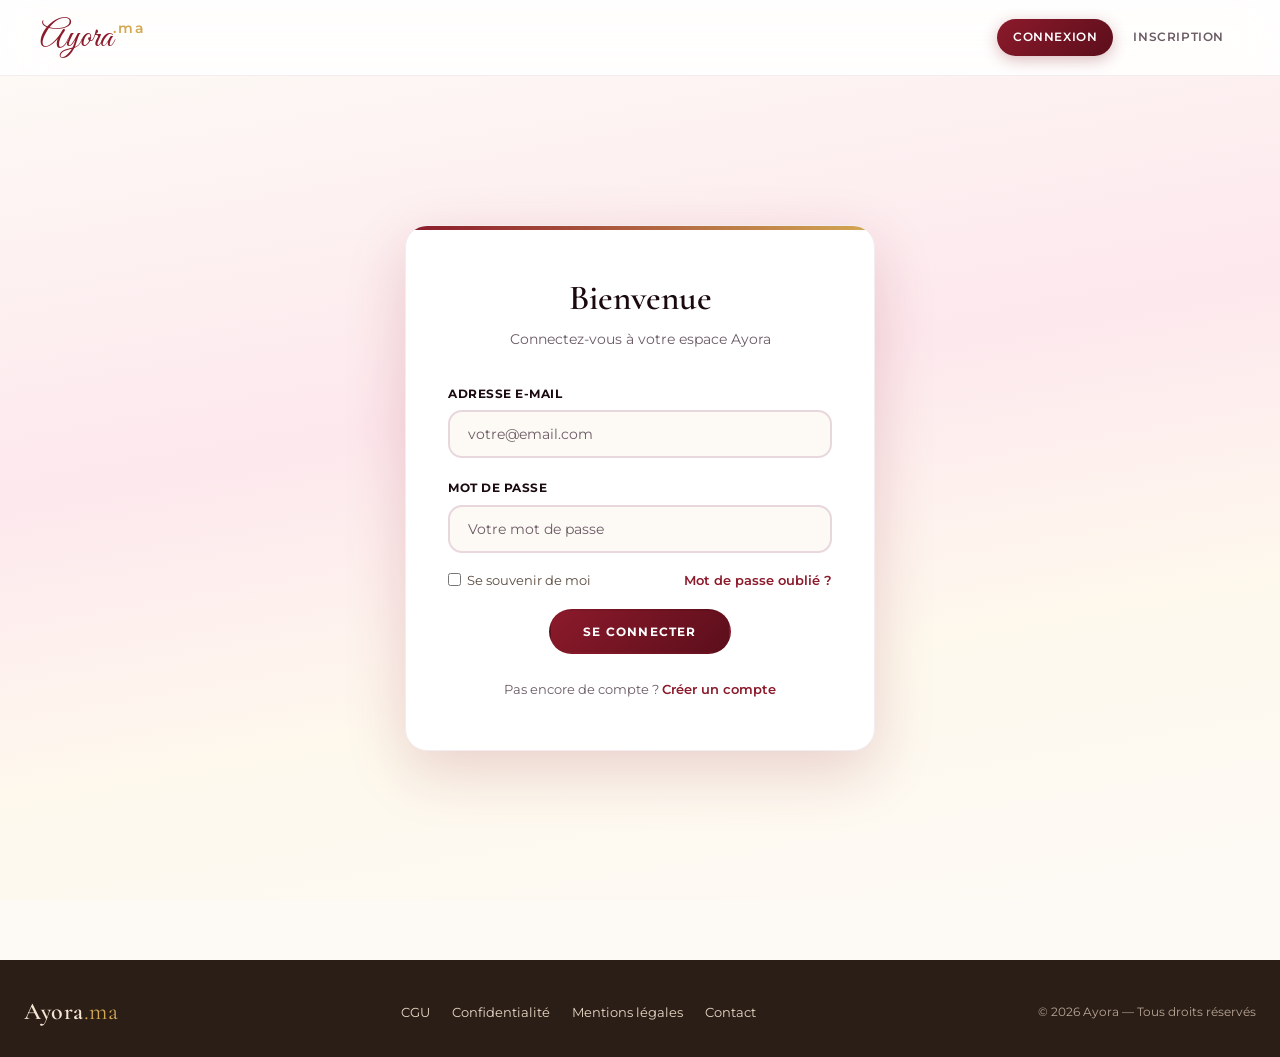
<file: WebContent/login.html>
<!DOCTYPE html>
<html lang="fr">
<head>
	<meta charset="UTF-8">
	<link rel="icon" type="image/svg+xml" href="favicon.svg">
	<link rel="icon" type="image/png" sizes="32x32" href="favicon-32x32.png">
	<link rel="icon" type="image/png" sizes="16x16" href="favicon-16x16.png">
	<link rel="apple-touch-icon" sizes="180x180" href="apple-touch-icon.png">
	<link rel="shortcut icon" type="image/x-icon" href="favicon.ico">
	<meta name="viewport" content="width=device-width, initial-scale=1.0">
	<title>Ayora - Connexion</title>
	<link rel="stylesheet" href="css/styles.css?v=26">
	<style>
		.login-extras {
			display: flex;
			justify-content: space-between;
			align-items: center;
			margin: -4px 0 18px;
			font-size: 13px;
		}
		.login-extras label {
			display: inline-flex;
			align-items: center;
			gap: 6px;
			color: #5a4a3e;
			cursor: pointer;
		}
		.login-extras label input { margin: 0; }
		.forgot-link {
			color: var(--primary);
			font-weight: 600;
			text-decoration: none;
			background: none;
			border: none;
			cursor: pointer;
			padding: 0;
			font-size: 13px;
			font-family: inherit;
		}
		.forgot-link:hover { text-decoration: underline; }
		.forgot-modal-backdrop {
			display: none;
			position: fixed; inset: 0;
			background: rgba(42,30,22,0.55);
			z-index: 999;
			align-items: center;
			justify-content: center;
			padding: 20px;
		}
		.forgot-modal-backdrop.is-open { display: flex; }
		.forgot-modal {
			background: #fff;
			border-radius: 16px;
			padding: 32px 28px;
			max-width: 440px;
			width: 100%;
			box-shadow: 0 30px 60px rgba(0,0,0,0.25);
			animation: fadeInUp 0.25s ease-out;
		}
		@keyframes fadeInUp {
			from { transform: translateY(20px); opacity: 0; }
			to { transform: translateY(0); opacity: 1; }
		}
		.forgot-modal h3 {
			font-family: 'Cormorant Garamond', serif;
			font-size: 26px;
			color: var(--primary);
			margin: 0 0 8px;
		}
		.forgot-modal p {
			color: #6a5a4e;
			font-size: 14px;
			line-height: 1.5;
			margin: 0 0 18px;
		}
		.forgot-modal .form-group { margin-bottom: 14px; }
		.forgot-modal-actions { display: flex; gap: 10px; }
		.forgot-modal-actions button { flex: 1; }
		.forgot-success {
			display: none;
			background: #E8F5EE;
			border: 1px solid #3D8B5E;
			color: #1E5234;
			padding: 12px;
			border-radius: 8px;
			margin-bottom: 14px;
			font-size: 13px;
		}
	</style>
</head>
<body>

	<!-- NAVIGATION -->
	<div class="menu-bar">
		<div class="logo" onclick="location.href='index.html'">Ayora<span>.ma</span></div>
		<nav>
			<span class="active">Connexion</span>
			<span onclick="location.href='register.html'">Inscription</span>
		</nav>
	</div>

	<!-- LOGIN FORM -->
	<div class="auth-container">
		<div class="auth-box">
			<h2>Bienvenue</h2>
			<p class="subtitle">Connectez-vous à votre espace Ayora</p>

			<div id="errorMsg" class="error-message"></div>

			<form id="loginForm" onsubmit="handleLogin(event)">
				<div class="form-group">
					<label for="email">Adresse e-mail</label>
					<input type="email" id="email" placeholder="votre@email.com" required>
				</div>
				<div class="form-group">
					<label for="password">Mot de passe</label>
					<input type="password" id="password" placeholder="Votre mot de passe" required>
				</div>
				<div class="login-extras">
					<label>
						<input type="checkbox" id="rememberMe">
						<span>Se souvenir de moi</span>
					</label>
					<button type="button" class="forgot-link" onclick="openForgotModal()">Mot de passe oublié ?</button>
				</div>
				<div style="text-align:center;">
					<button type="submit" class="btn btn-primary" style="display:inline-block;margin:0 auto;">Se connecter</button>
				</div>
			</form>

			<p class="link-text">
				Pas encore de compte ? <a href="register.html">Créer un compte</a>
			</p>
		</div>
	</div>

	<!-- Mot de passe oublié - modale -->
	<div id="forgotModal" class="forgot-modal-backdrop" onclick="if(event.target===this) closeForgotModal()">
		<div class="forgot-modal">
			<h3>Mot de passe oublié</h3>
			<p>Indiquez l'e-mail de votre compte. Nous vous enverrons un lien pour réinitialiser votre mot de passe.</p>
			<div id="forgotSuccess" class="forgot-success">
				✓ Si un compte est associé à cet e-mail, vous recevrez le lien dans quelques minutes.
			</div>
			<form id="forgotForm" onsubmit="handleForgot(event)">
				<div class="form-group">
					<label for="forgotEmail">Adresse e-mail</label>
					<input type="email" id="forgotEmail" placeholder="votre@email.com" required>
				</div>
				<div class="forgot-modal-actions">
					<button type="button" class="btn btn-secondary" onclick="closeForgotModal()">Annuler</button>
					<button type="submit" class="btn btn-primary">Envoyer</button>
				</div>
			</form>
		</div>
	</div>

	<footer class="site-footer">
		<div class="footer-inner">
			<div class="footer-brand">Ayora<span>.ma</span></div>
			<nav class="footer-links">
				<a href="cgu.html">CGU</a>
				<a href="confidentialite.html">Confidentialité</a>
				<a href="mentions.html">Mentions légales</a>
				<a href="contact.html">Contact</a>
			</nav>
			<div class="footer-copy">© 2026 Ayora — Tous droits réservés</div>
		</div>
	</footer>

	<script src="js/api.js"></script>
	<script>
		function getQueryParam(name) {
			var m = location.search.match(new RegExp('[?&]' + name + '=([^&]+)'));
			return m ? decodeURIComponent(m[1]) : null;
		}

		// Pré-remplir email si "se souvenir de moi" actif
		(function restoreRememberedEmail() {
			var saved = localStorage.getItem('ayora_remembered_email');
			if (saved) {
				document.getElementById('email').value = saved;
				document.getElementById('rememberMe').checked = true;
			}
		})();

		function handleLogin(event) {
			event.preventDefault();
			var email = document.getElementById('email').value;
			var password = document.getElementById('password').value;
			var remember = document.getElementById('rememberMe').checked;
			var errorMsg = document.getElementById('errorMsg');
			errorMsg.style.display = 'none';

			if (remember) {
				localStorage.setItem('ayora_remembered_email', email);
			} else {
				localStorage.removeItem('ayora_remembered_email');
			}

			api.post('/api/auth/login', { email: email, password: password })
				.then(function(data) {
					if (data.success) {
						// Defense XSS : on ne garde JAMAIS le mot de passe en localStorage,
						// meme si le backend en renvoie un (compatibilite legacy).
						var safeUser = Object.assign({}, data.user);
						delete safeUser.password;
						delete safeUser.passwordHash;
						localStorage.setItem('user', JSON.stringify(safeUser));

						// Si l'utilisateur etait sur une page qui a expire, on y retourne
						var next = getQueryParam('next');
						var restore = getQueryParam('restore');
						if (next) {
							var sep = restore ? '?restore=1' : '';
							location.href = next + sep;
							return;
						}

						if (data.user.role === 'ADMIN') {
							location.href = 'admin.html';
						} else if (data.user.role === 'PRESTATAIRE') {
							location.href = 'vendor-portal.html';
						} else if (!data.user.questionnaireCompleted) {
							location.href = 'questionnaire.html';
						} else {
							location.href = 'dashboard.html';
						}
					} else {
						errorMsg.textContent = data.error || 'Identifiants incorrects';
						errorMsg.style.display = 'block';
					}
				})
				.catch(function(err) {
					errorMsg.textContent = 'Erreur de connexion au serveur';
					errorMsg.style.display = 'block';
				});
		}

		function openForgotModal() {
			document.getElementById('forgotModal').classList.add('is-open');
			document.getElementById('forgotSuccess').style.display = 'none';
			document.getElementById('forgotEmail').focus();
		}
		function closeForgotModal() {
			document.getElementById('forgotModal').classList.remove('is-open');
		}
		function handleForgot(event) {
			event.preventDefault();
			// Pas d'endpoint backend pour reinit. On simule un envoi (message neutre pour
			// eviter de divulguer si l'email existe en base).
			document.getElementById('forgotSuccess').style.display = 'block';
			document.getElementById('forgotForm').reset();
			setTimeout(closeForgotModal, 3000);
		}
	</script>
</body>
</html>
</file>
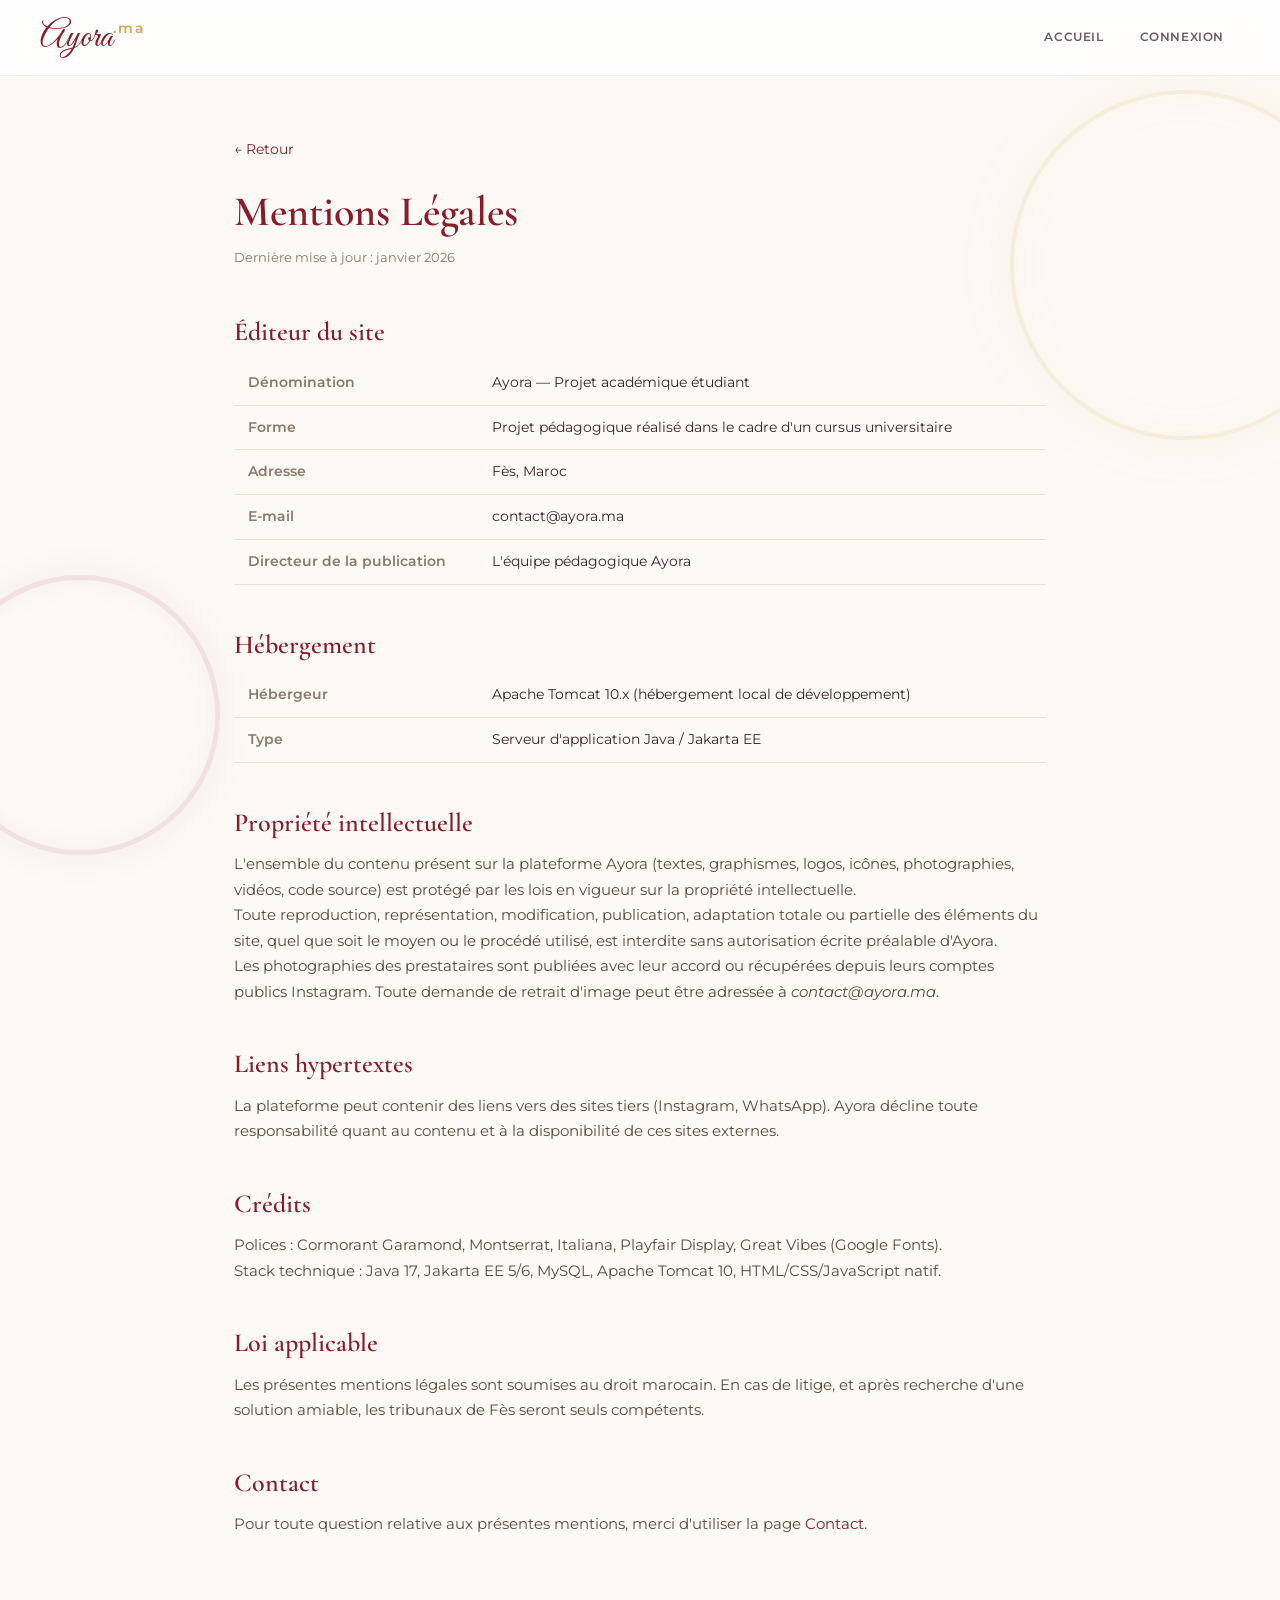
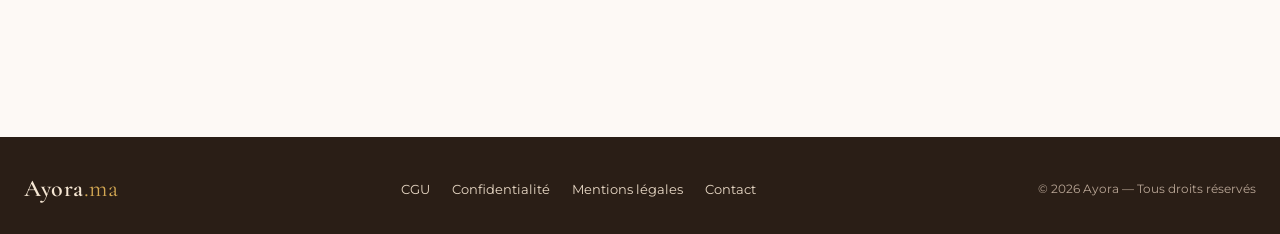
<file: WebContent/mentions.html>
<!DOCTYPE html>
<html lang="fr">
<head>
	<meta charset="UTF-8">
	<link rel="icon" type="image/svg+xml" href="favicon.svg">
	<link rel="icon" type="image/png" sizes="32x32" href="favicon-32x32.png">
	<link rel="icon" type="image/png" sizes="16x16" href="favicon-16x16.png">
	<link rel="apple-touch-icon" sizes="180x180" href="apple-touch-icon.png">
	<link rel="shortcut icon" type="image/x-icon" href="favicon.ico">
	<meta name="viewport" content="width=device-width, initial-scale=1.0">
	<title>Ayora — Mentions Légales</title>
	<link rel="stylesheet" href="css/styles.css?v=26">
	<style>
		.legal-container { max-width: 860px; margin: 60px auto; padding: 0 24px 80px; }
		.legal-container h1 { font-family: 'Cormorant Garamond', serif; font-size: 42px; color: var(--primary); margin: 0 0 8px; }
		.legal-container .last-update { color: #8B7A6E; font-size: 13px; margin-bottom: 40px; }
		.legal-container h2 { font-family: 'Cormorant Garamond', serif; font-size: 26px; color: var(--primary); margin: 36px 0 12px; padding-top: 8px; }
		.legal-container p, .legal-container li { line-height: 1.7; color: #5a4a3e; font-size: 15px; }
		.legal-container .back-link { display: inline-block; margin-bottom: 24px; color: var(--primary); font-size: 14px; }
		.legal-container .back-link:hover { text-decoration: underline; }
		.legal-container .info-table { width: 100%; border-collapse: collapse; margin: 12px 0; }
		.legal-container .info-table td { padding: 10px 14px; border-bottom: 1px solid #EAE0D5; font-size: 14px; }
		.legal-container .info-table td:first-child { color: #8B7A6E; width: 30%; font-weight: 600; }
	</style>
</head>
<body>

	<div class="menu-bar">
		<div class="logo" onclick="location.href='index.html'">Ayora<span>.ma</span></div>
		<nav>
			<span onclick="location.href='index.html'">Accueil</span>
			<span onclick="location.href='login.html'">Connexion</span>
		</nav>
	</div>

	<div class="legal-container">
		<a class="back-link" href="javascript:history.back()">← Retour</a>
		<h1>Mentions Légales</h1>
		<p class="last-update">Dernière mise à jour : janvier 2026</p>

		<h2>Éditeur du site</h2>
		<table class="info-table">
			<tr><td>Dénomination</td><td>Ayora — Projet académique étudiant</td></tr>
			<tr><td>Forme</td><td>Projet pédagogique réalisé dans le cadre d'un cursus universitaire</td></tr>
			<tr><td>Adresse</td><td>Fès, Maroc</td></tr>
			<tr><td>E-mail</td><td>contact@ayora.ma</td></tr>
			<tr><td>Directeur de la publication</td><td>L'équipe pédagogique Ayora</td></tr>
		</table>

		<h2>Hébergement</h2>
		<table class="info-table">
			<tr><td>Hébergeur</td><td>Apache Tomcat 10.x (hébergement local de développement)</td></tr>
			<tr><td>Type</td><td>Serveur d'application Java / Jakarta EE</td></tr>
		</table>

		<h2>Propriété intellectuelle</h2>
		<p>L'ensemble du contenu présent sur la plateforme Ayora (textes, graphismes, logos, icônes, photographies, vidéos, code source) est protégé par les lois en vigueur sur la propriété intellectuelle.</p>
		<p>Toute reproduction, représentation, modification, publication, adaptation totale ou partielle des éléments du site, quel que soit le moyen ou le procédé utilisé, est interdite sans autorisation écrite préalable d'Ayora.</p>
		<p>Les photographies des prestataires sont publiées avec leur accord ou récupérées depuis leurs comptes publics Instagram. Toute demande de retrait d'image peut être adressée à <em>contact@ayora.ma</em>.</p>

		<h2>Liens hypertextes</h2>
		<p>La plateforme peut contenir des liens vers des sites tiers (Instagram, WhatsApp). Ayora décline toute responsabilité quant au contenu et à la disponibilité de ces sites externes.</p>

		<h2>Crédits</h2>
		<p>Polices : Cormorant Garamond, Montserrat, Italiana, Playfair Display, Great Vibes (Google Fonts).</p>
		<p>Stack technique : Java 17, Jakarta EE 5/6, MySQL, Apache Tomcat 10, HTML/CSS/JavaScript natif.</p>

		<h2>Loi applicable</h2>
		<p>Les présentes mentions légales sont soumises au droit marocain. En cas de litige, et après recherche d'une solution amiable, les tribunaux de Fès seront seuls compétents.</p>

		<h2>Contact</h2>
		<p>Pour toute question relative aux présentes mentions, merci d'utiliser la page <a href="contact.html">Contact</a>.</p>
	</div>

	<footer class="site-footer">
		<div class="footer-inner">
			<div class="footer-brand">Ayora<span>.ma</span></div>
			<nav class="footer-links">
				<a href="cgu.html">CGU</a>
				<a href="confidentialite.html">Confidentialité</a>
				<a href="mentions.html">Mentions légales</a>
				<a href="contact.html">Contact</a>
			</nav>
			<div class="footer-copy">© 2026 Ayora — Tous droits réservés</div>
		</div>
	</footer>
</body>
</html>
</file>
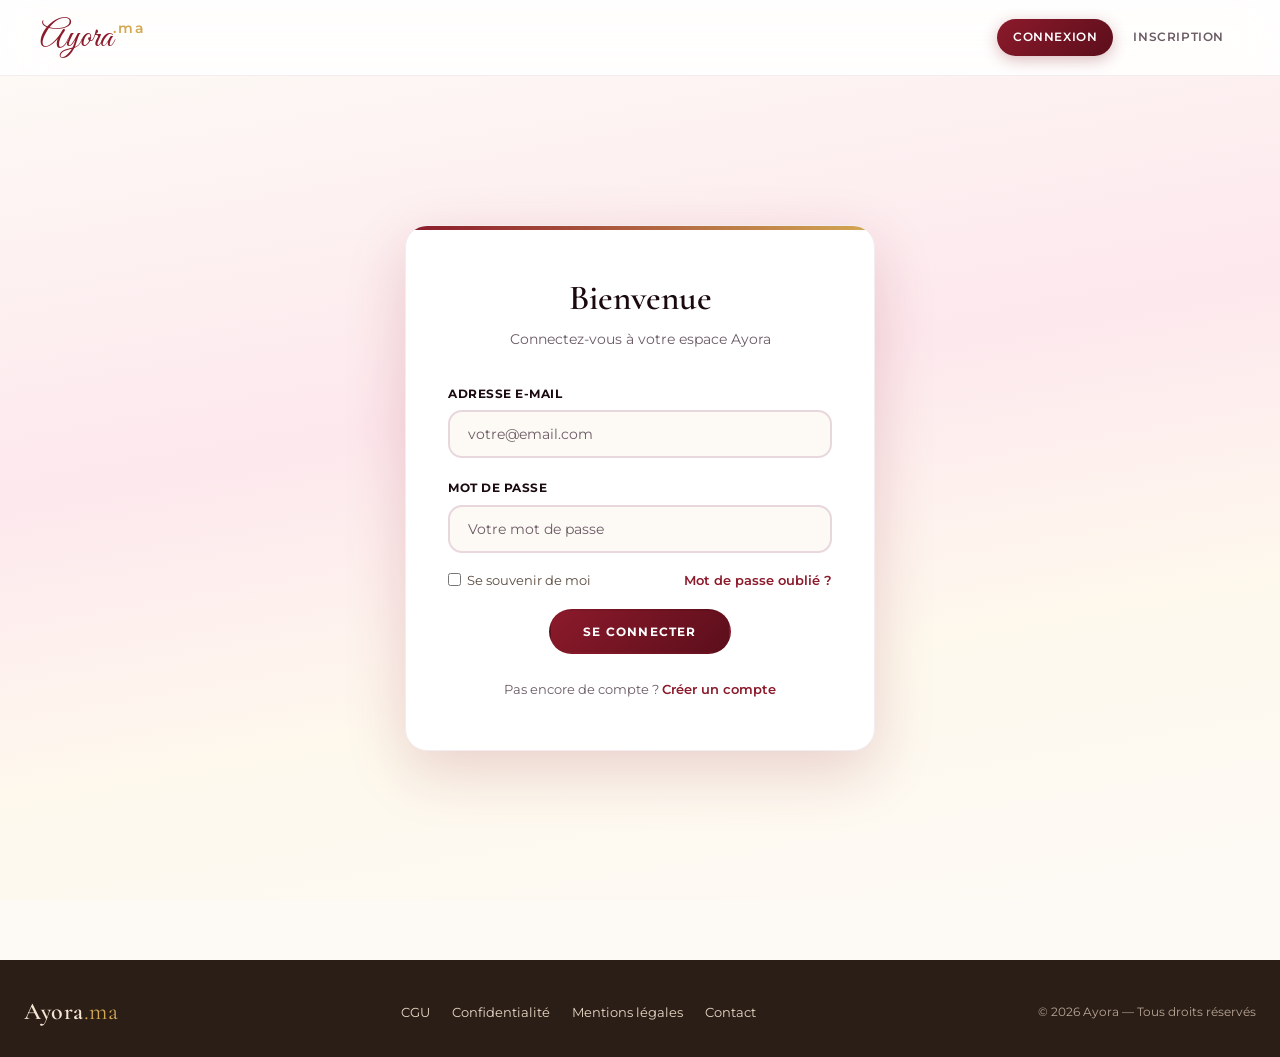
<file: WebContent/mychoices.html>
<!DOCTYPE html>
<html lang="fr">
<head>
	<meta charset="UTF-8">
	<link rel="icon" type="image/svg+xml" href="favicon.svg">
	<link rel="icon" type="image/png" sizes="32x32" href="favicon-32x32.png">
	<link rel="icon" type="image/png" sizes="16x16" href="favicon-16x16.png">
	<link rel="apple-touch-icon" sizes="180x180" href="apple-touch-icon.png">
	<link rel="shortcut icon" type="image/x-icon" href="favicon.ico">
	<meta name="viewport" content="width=device-width, initial-scale=1.0">
	<title>Ayora - Mes Choix</title>
	<link rel="stylesheet" href="css/styles.css?v=43">
	<link rel="stylesheet" href="css/account.css?v=1">
	<link rel="stylesheet" href="css/assistant.css?v=4">
	<style>
		.mc-wrap { max-width: 1200px; margin: 0 auto; padding: 24px 28px 80px; }

		.mc-hero { background: linear-gradient(135deg, var(--primary-dark) 0%, var(--primary) 100%); color: var(--white); padding: 30px 36px; border-radius: var(--radius-lg); margin-bottom: 28px; box-shadow: var(--shadow-md); }
		.mc-hero h1 { color: var(--white); margin: 0 0 6px; font-size: 2rem; }
		.mc-hero p { margin: 0; opacity: .9; font-size: 14.5px; max-width: 720px; line-height: 1.5; }
		.mc-hero .stats-pills { display: flex; gap: 12px; margin-top: 14px; flex-wrap: wrap; }
		.mc-hero .pill { background: rgba(255,255,255,.15); padding: 6px 14px; border-radius: 50px; font-size: 12px; letter-spacing: 1px; }
		.mc-hero .pill strong { color: var(--gold-light); margin-right: 4px; }

		.cat-section { background: var(--white); border-radius: var(--radius-lg); padding: 22px 24px; margin-bottom: 18px; box-shadow: var(--shadow-sm); border: 1px solid var(--border-light); }
		.cat-section h3 { font-family: 'Cormorant Garamond', serif; font-size: 1.4rem; color: var(--primary-dark); margin: 0 0 14px; padding-bottom: 8px; border-bottom: 2px solid var(--gold); display: flex; align-items: center; gap: 10px; }
		.cat-section h3 .badge-choisi { background: var(--gold); color: var(--white); font-family: 'Montserrat', sans-serif; font-size: 10px; padding: 2px 10px; border-radius: 50px; font-weight: 600; letter-spacing: 1px; }

		.choice-card { display: grid; grid-template-columns: 1fr auto; gap: 16px; padding: 18px; background: linear-gradient(180deg, #FFFFFF, var(--cream)); border-radius: var(--radius-md); border: 1px solid var(--border-light); align-items: start; }
		.choice-card .body h4 { font-family: 'Cormorant Garamond', serif; font-size: 1.4rem; color: var(--text-dark); margin: 0 0 6px; }
		.choice-card .meta { display: flex; flex-wrap: wrap; gap: 10px; font-size: 12.5px; color: var(--text-muted); margin-bottom: 8px; }
		.choice-card .meta span { display: inline-flex; align-items: center; gap: 4px; }
		.choice-card .meta .gamme-eco { color: var(--gamme-eco); font-weight: 600; }
		.choice-card .meta .gamme-moyen { color: var(--gamme-moyen); font-weight: 600; }
		.choice-card .meta .gamme-premium { color: var(--gamme-premium); font-weight: 600; }
		.choice-card .price { font-family: 'Cormorant Garamond', serif; font-size: 1.2rem; color: var(--primary-dark); font-weight: 600; margin: 6px 0; }
		.choice-card .desc { color: var(--text-body); font-size: 13px; line-height: 1.5; }
		.choice-card .actions { display: flex; flex-direction: column; gap: 8px; min-width: 140px; }
		.choice-card .actions .btn { padding: 8px 14px; font-size: 12px; text-align: center; border-radius: var(--radius-sm); cursor: pointer; font-weight: 600; transition: var(--transition-fast); border: 1px solid transparent; }
		.choice-card .actions .btn-modify { background: var(--cream-dark); color: var(--text-dark); border-color: var(--border); }
		.choice-card .actions .btn-modify:hover { background: var(--gold-light); }
		.choice-card .actions .btn-remove { background: var(--white); color: var(--danger); border-color: var(--danger-light); }
		.choice-card .actions .btn-remove:hover { background: var(--danger-light); }
		.choice-card .actions .btn-contact { background: var(--primary); color: var(--white); border-color: var(--primary); }
		.choice-card .actions .btn-contact:hover { background: var(--primary-dark); }
		/* Bouton WhatsApp dedie (vert WhatsApp officiel) */
		.choice-card .actions .btn-wa { background: #25D366; border-color: #25D366; color: #fff; }
		.choice-card .actions .btn-wa:hover { background: #1DA851; border-color: #1DA851; }

		.empty-state { background: var(--white); padding: 60px 40px; border-radius: var(--radius-lg); text-align: center; box-shadow: var(--shadow-sm); }
		.empty-state .ico { display:inline-flex; align-items:center; justify-content:center; width:64px; height:64px; border-radius:50%; background:var(--primary-soft); color:var(--primary); margin-bottom: 16px; }
		.empty-state .ico svg, .suggestions-banner .ico svg, .meta .ico svg, .btn-contact .ico svg { width: 18px; height: 18px; fill:none; stroke:currentColor; stroke-width:1.8; stroke-linecap:round; stroke-linejoin:round; }
		.empty-state .ico svg { width:30px; height:30px; }
		.suggestions-banner .ico { display:inline-flex; align-items:center; justify-content:center; width:36px; height:36px; border-radius:10px; background:var(--white); color:var(--gold-dark); flex:0 0 auto; }
		.meta .ico { display:inline-flex; align-items:center; }
		.btn-contact .ico { display:inline-flex; vertical-align:middle; margin-right:6px; }
		.empty-state h3 { color: var(--text-dark); font-family: 'Cormorant Garamond', serif; font-size: 1.6rem; margin: 0 0 10px; }
		.empty-state p { color: var(--text-muted); max-width: 480px; margin: 0 auto 20px; line-height: 1.6; }
		.empty-state .btn-cta { display: inline-block; padding: 12px 28px; background: linear-gradient(135deg, var(--primary), var(--primary-dark)); color: var(--white); text-decoration: none; border-radius: 50px; font-weight: 600; letter-spacing: .5px; transition: var(--transition-fast); }
		.empty-state .btn-cta:hover { transform: translateY(-2px); box-shadow: var(--shadow-md); }

		.suggestions-banner { background: linear-gradient(135deg, var(--gold-soft), #FEF3E0); border: 1px solid var(--gold-light); border-radius: var(--radius-md); padding: 16px 22px; margin-top: 22px; display: flex; align-items: center; gap: 14px; }
		.suggestions-banner .ico { font-size: 24px; }
		.suggestions-banner p { flex: 1; margin: 0; font-size: 13.5px; color: var(--text-body); }
		.suggestions-banner a { color: var(--primary-dark); font-weight: 600; }

		@media (max-width: 720px) {
			.choice-card { grid-template-columns: 1fr; }
			.choice-card .actions { flex-direction: row; flex-wrap: wrap; }
			.choice-card .actions .btn { flex: 1; min-width: 100px; }
		}

		/* Actions specifiques aux cartes "Mes choix" (passees en actionHtml a AyoraCard) */
		.mc-actions { display: grid; grid-template-columns: 1fr 1fr; gap: 8px; }
		.mc-btn {
			display: inline-flex; align-items: center; justify-content: center;
			padding: 9px 12px; font-size: 0.82rem; font-weight: 600;
			border-radius: 10px; border: 1px solid transparent;
			cursor: pointer; transition: background .2s, border-color .2s, color .2s;
			text-decoration: none; background: var(--text-dark); color: #fff;
		}
		.mc-btn:hover { background: var(--primary-dark); color: #fff; }
		.mc-btn-wa { background: #25D366; border-color: #25D366; }
		.mc-btn-wa:hover { background: #1DA851; border-color: #1DA851; }
		.mc-btn-ghost { background: var(--cream); color: var(--text-dark); border-color: rgba(212,168,83,0.3); }
		.mc-btn-ghost:hover { background: var(--gold-soft); color: var(--primary-dark); border-color: var(--gold); }
		.mc-btn-danger { background: #fff; color: var(--danger); border-color: rgba(201,64,64,0.3); }
		.mc-btn-danger:hover { background: rgba(201,64,64,0.08); color: var(--danger); border-color: var(--danger); }
		@media (max-width: 720px) { .mc-actions { grid-template-columns: 1fr; } }
	</style>
</head>
<body>

	<div class="menu-bar">
		<div class="logo" onclick="location.href='dashboard.html'">Ayora<span>.ma</span></div>
		<nav>
			<span onclick="location.href='dashboard.html'">Tableau de bord</span>
			<span onclick="location.href='recommendations.html'">Recommandations</span>
			<span class="active" onclick="location.href='mychoices.html'">Mes choix</span>
			<span onclick="location.href='vendors.html'">Prestataires</span>
			<span onclick="location.href='guests.html'">Invités</span>
			<span onclick="location.href='invitations.html'">Invitations</span>
			<span onclick="location.href='assistant.html'">Assistante AYORA</span>
		</nav>
		<div class="user-info">
			<span id="userName"></span>
			<span onclick="logout()" style="cursor:pointer;">Déconnexion</span>
			<span id="userBadge" class="badge-free">FREE</span>
		</div>
	</div>

	<div class="mc-wrap">

		<div class="mc-hero">
			<h1>Mes choix de prestataires</h1>
			<p>Retrouvez ici tous les prestataires que vous avez retenus parmi vos recommandations. Un seul prestataire par catégorie : c'est votre sélection finale, celle que vous contacterez et qui apparaîtra dans vos invitations.</p>
			<div class="stats-pills">
				<span class="pill"><strong id="statTotal">0</strong> choix</span>
				<span class="pill"><strong id="statCats">0</strong> catégories</span>
			</div>
		</div>

		<div id="content">
			<div class="loading"><div class="spinner"></div><p>Chargement de vos choix…</p></div>
		</div>

	</div>

	<script src="js/api.js"></script>
	<script src="js/vendor-card.js?v=43"></script>
	<script>
		var user = checkAuth(); if (user) applyAccountHeader(user);
		if (user) document.getElementById('userName').textContent = user.firstName;

		loadChoices();

		function loadChoices() {
			api.get('/api/picks').then(function(data) {
				render(data && data.picks ? data.picks : []);
			}).catch(function() {
				render([]);
			});
		}

		// Bibliotheque d'icones SVG sobres (lineart) — partagee avec les autres pages.
		var ICO = {
			ring:   '<svg viewBox="0 0 24 24"><path d="M5 8l3-4h8l3 4-7 11z"/><path d="M5 8h14"/></svg>',
			star:   '<svg viewBox="0 0 24 24"><path d="M12 3l2.6 5.6 6 .9-4.4 4.4 1 6-5.2-2.9-5.2 2.9 1-6L3.4 9.5l6-.9z"/></svg>',
			phone:  '<svg viewBox="0 0 24 24"><path d="M5 4h4l2 5-3 2a12 12 0 0 0 5 5l2-3 5 2v4a2 2 0 0 1-2 2A17 17 0 0 1 3 6a2 2 0 0 1 2-2z"/></svg>',
			whatsapp: '<svg viewBox="0 0 24 24"><path d="M3 21l1.65-3.8A9 9 0 1 1 8.83 21z"/><path d="M9 8.5c.5 2 2.5 4 4.5 4.5l1.5-1 2 .5v2c-2 1-7-1-8.5-3.5C7 9.5 7 8 8 7l1.5 1z"/></svg>',
			ig:     '<svg viewBox="0 0 24 24"><rect x="3" y="3" width="18" height="18" rx="5"/><circle cx="12" cy="12" r="4"/><circle cx="17.5" cy="6.5" r="0.8" fill="currentColor"/></svg>',
			pin:    '<svg viewBox="0 0 24 24"><path d="M12 22s7-7.6 7-13a7 7 0 1 0-14 0c0 5.4 7 13 7 13z"/><circle cx="12" cy="9" r="2.5"/></svg>',
			send:   '<svg viewBox="0 0 24 24"><path d="M22 2L11 13M22 2l-7 20-4-9-9-4z"/></svg>'
		};

		// Infos du mariage pour personnaliser les messages
		var WEDDING = { coupleName: '', dateMariage: '', ville: '' };
		api.get('/api/questionnaire').then(function(qa) {
			if (!qa) return;
			if (qa.dateMariage) WEDDING.dateMariage = qa.dateMariage;
			try {
				var extras = (typeof qa.notesSpeciales === 'object') ? qa.notesSpeciales
					: (qa.notesSpeciales ? JSON.parse(qa.notesSpeciales) : null);
				if (extras) {
					if (extras.nomMariee && extras.nomMarie) {
						WEDDING.coupleName = extras.nomMariee + ' & ' + extras.nomMarie;
					}
					if (extras.villeMariage) WEDDING.ville = extras.villeMariage;
				}
			} catch(e){}
		}).catch(function(){});

		/**
		 * Construit le message pre-rempli envoye au prestataire.
		 * Personnalise avec le prenom du couple, la date du mariage et le nom du prestataire.
		 */
		function buildContactMessage(p) {
			var couple = WEDDING.coupleName || (user ? user.firstName : 'la mariée');
			var ville = WEDDING.ville || 'Fès';
			var date = WEDDING.dateMariage ? (' prévu le ' + WEDDING.dateMariage) : '';
			return 'Bonjour ' + (p.vendorName || '') + ',\n\n' +
				'Je suis ' + couple + ' et je vous contacte via la plateforme Ayora.ma. ' +
				'J\'ai retenu votre prestation pour mon mariage' + date + ' à ' + ville + '.\n\n' +
				'Pourriez-vous me communiquer vos disponibilités, vos tarifs détaillés et m\'envoyer ' +
				'quelques exemples de vos prestations récentes ?\n\nMerci d\'avance,\n' + couple;
		}

		/** Ouvre WhatsApp Web/App avec un message pre-rempli. */
		function contactWhatsApp(vendorJson) {
			var p = JSON.parse(decodeURIComponent(vendorJson));
			if (!p.phone) { AyoraUI.warning('Numéro non renseigné pour ce prestataire.'); return; }
			var phone = p.phone.replace(/[^\d]/g, '');
			// Format international Maroc : si commence par 0, remplacer par 212
			if (phone.charAt(0) === '0') phone = '212' + phone.substring(1);
			var msg = encodeURIComponent(buildContactMessage(p));
			window.open('https://wa.me/' + phone + '?text=' + msg, '_blank');
		}

		/**
		 * Ouvre la page profil Instagram du prestataire (plus robuste que
		 * ig.me/m/HANDLE qui plante si le handle n'existe pas).
		 * Le message est copie dans le presse-papier : il suffit a la mariee
		 * de cliquer "Message" sur le profil et de coller (Ctrl+V).
		 */
		function contactInstagram(vendorJson) {
			var p = JSON.parse(decodeURIComponent(vendorJson));
			if (!p.instagram) {
				showToastMc('Compte Instagram non renseigne pour ce prestataire.');
				return;
			}
			var handle = p.instagram.replace(/^@+/, '').trim();
			var msg = buildContactMessage(p);
			// 1) Copie le message dans le presse-papier (fallback graceful)
			var copied = false;
			try {
				if (navigator.clipboard && navigator.clipboard.writeText) {
					navigator.clipboard.writeText(msg);
					copied = true;
				}
			} catch (e) { /* ignore */ }
			// 2) Toast d'info au lieu de alert (plus discret + design coherent)
			showToastMc(copied
				? 'Message copie. Ouverture du profil Instagram...'
				: 'Ouverture du profil Instagram...');
			// 3) Ouvre le PROFIL (pas le DM direct) — plus fiable, fonctionne
			//    meme si le handle est temporairement invalide. La mariee
			//    pourra cliquer "Message" sur le profil et coller le texte.
			setTimeout(function(){
				window.open('https://www.instagram.com/' + encodeURIComponent(handle) + '/', '_blank');
			}, 300);
		}

		/** Mini toast pour mychoices (pas dans la nav). */
		function showToastMc(msg) {
			var t = document.getElementById('mcToast');
			if (!t) {
				t = document.createElement('div');
				t.id = 'mcToast';
				t.style.cssText = 'position:fixed;bottom:30px;left:50%;transform:translateX(-50%) translateY(20px);background:#1A0A14;color:#fff;padding:12px 22px;border-radius:50px;font-size:13px;font-weight:500;z-index:9999;opacity:0;pointer-events:none;transition:all .3s;box-shadow:0 12px 32px rgba(0,0,0,.3);';
				document.body.appendChild(t);
			}
			t.textContent = msg;
			t.style.opacity = '1';
			t.style.transform = 'translateX(-50%) translateY(0)';
			setTimeout(function(){
				t.style.opacity = '0';
				t.style.transform = 'translateX(-50%) translateY(20px)';
			}, 2800);
		}

		function render(picks) {
			var content = document.getElementById('content');
			document.getElementById('statTotal').textContent = picks.length;

			if (!picks || picks.length === 0) {
				content.innerHTML =
					'<div class="empty-state">' +
						'<div class="ico">' + ICO.ring + '</div>' +
						'<h3>Aucun prestataire retenu pour le moment</h3>' +
						'<p>Allez voir vos recommandations personnalisées et cliquez sur <strong>"Choisir ce prestataire"</strong> pour le retenir. Vos sélections apparaîtront ici, regroupées par catégorie.</p>' +
						'<a class="btn-cta" href="recommendations.html">Voir mes recommandations</a>' +
					'</div>';
				document.getElementById('statCats').textContent = '0';
				return;
			}

			// Compter les catégories distinctes pour la stat header
			var catSet = {};
			for (var i = 0; i < picks.length; i++) {
				if (picks[i].category) catSet[picks[i].category] = true;
			}
			document.getElementById('statCats').textContent = Object.keys(catSet).length;

			// Affichage en UNE seule grille 3-colonnes. La categorie reste
			// visible sur chaque carte (monogramme + label + badge), ce qui
			// rend la separation visuelle par cat-section superflue ici.
			var html = '<section class="cat-section">';
			html += '<h3>Mes prestataires retenus <span class="badge-choisi">' + picks.length + ' choix</span></h3>';
			html += '<div class="vc-grid vc-grid-3">';
			for (var j = 0; j < picks.length; j++) html += cardHtml(picks[j]);
			html += '</div>';
			html += '</section>';

			html += '<div class="suggestions-banner">' +
				'<div class="ico">' + ICO.star + '</div>' +
				'<p>Vous voulez comparer ou changer ? <a href="recommendations.html">Retournez aux recommandations</a> et choisissez un autre prestataire — il remplacera automatiquement votre choix actuel pour cette catégorie.</p>' +
			'</div>';

			content.innerHTML = html;
		}

		function cardHtml(p) {
			// Delegate au composant partage (js/vendor-card.js). Les actions
			// specifiques a la page "Mes Choix" (WhatsApp avec message
			// pre-rempli, IG DM, Modifier, Retirer) sont passees en actionHtml.
			var pickJson = encodeURIComponent(JSON.stringify({
				vendorName: p.vendorName, phone: p.phone, instagram: p.instagram
			}));
			var waBtn = p.phone
				? '<button type="button" class="mc-btn mc-btn-wa" onclick="contactWhatsApp(\''+pickJson+'\')">WhatsApp</button>'
				: '';
			var phoneBtn = p.phone
				? '<a class="mc-btn" href="tel:' + p.phone.replace(/[^\d+]/g,'') + '">Appeler</a>'
				: '';
			var modifyBtn = '<button type="button" class="mc-btn mc-btn-ghost" onclick="modifyChoice(' +
				p.categoryId + ',\'' + escapeQ(p.category) + '\')">Modifier</button>';
			var removeBtn = '<button type="button" class="mc-btn mc-btn-danger" onclick="removeChoice(' +
				p.vendorId + ',\'' + escapeQ(p.vendorName) + '\')">Retirer</button>';

			// === Statut de contact + notes personnelles (localStorage cote client) ===
			var meta = getPickMeta(p.vendorId);
			var statusOpts = [
				['',         'À contacter'],
				['CONTACTE', 'Contacté'],
				['DEVIS',    'Devis demandé'],
				['VISITE',   'Visite prévue'],
				['CONFIRME', 'Confirmé ✓']
			];
			var statusBadge = '';
			if (meta.status) {
				var lbl = statusOpts.find(function(o){ return o[0] === meta.status; });
				if (lbl) statusBadge = '<span class="mc-status-badge mc-status-' + meta.status.toLowerCase() + '">' + lbl[1] + '</span>';
			}
			var statusSelectId = 'mcStatus_' + p.vendorId;
			var noteId = 'mcNote_' + p.vendorId;
			var noteSaveId = 'mcNoteSave_' + p.vendorId;
			var optionsHtml = statusOpts.map(function(o){
				return '<option value="' + o[0] + '"' + (o[0] === (meta.status || '') ? ' selected' : '') + '>' + o[1] + '</option>';
			}).join('');
			var statusUi =
				'<div class="mc-tracking">' +
					'<div class="mc-tracking-row">' +
						'<label>Statut</label>' +
						'<select id="' + statusSelectId + '" onchange="savePickStatus(' + p.vendorId + ', this.value)">' + optionsHtml + '</select>' +
						statusBadge +
					'</div>' +
					'<div class="mc-tracking-row">' +
						'<label>Note personnelle</label>' +
						'<textarea id="' + noteId + '" placeholder="Ex: rappeler vendredi, devis OK, prix négocié à 8 000 DHS…" oninput="document.getElementById(\'' + noteSaveId + '\').style.opacity=1;">' + escapeHtml(meta.note || '') + '</textarea>' +
						'<button type="button" class="mc-btn mc-btn-ghost" id="' + noteSaveId + '" onclick="savePickNote(' + p.vendorId + ')" style="margin-top:6px;opacity:0.5;font-size:11px;">Enregistrer la note</button>' +
					'</div>' +
				'</div>';

			var actions =
				'<div class="mc-actions">' +
					(waBtn || phoneBtn) +
					modifyBtn +
					removeBtn +
				'</div>' +
				statusUi;
			return AyoraCard.render(p, { picked: true, actionHtml: actions, showScore: false });
		}

		function escapeHtml(s) {
			return (s == null ? '' : String(s)).replace(/&/g,'&amp;').replace(/</g,'&lt;').replace(/>/g,'&gt;').replace(/"/g,'&quot;');
		}

		// ============================================================
		// Suivi local des choix (statut + notes) — localStorage par user
		// ============================================================
		function pickMetaKey() {
			var uid = (user && user.id) ? user.id : 'anon';
			return 'ayora_pick_meta_' + uid;
		}
		function getAllPickMeta() {
			try { return JSON.parse(localStorage.getItem(pickMetaKey()) || '{}') || {}; }
			catch(e) { return {}; }
		}
		function getPickMeta(vendorId) {
			var all = getAllPickMeta();
			return all[vendorId] || { status: '', note: '' };
		}
		function setPickMeta(vendorId, meta) {
			var all = getAllPickMeta();
			all[vendorId] = meta;
			try { localStorage.setItem(pickMetaKey(), JSON.stringify(all)); } catch(e){}
		}
		function savePickStatus(vendorId, status) {
			var m = getPickMeta(vendorId);
			m.status = status || '';
			setPickMeta(vendorId, m);
			if (window.AyoraUI) AyoraUI.success('Statut mis à jour');
			// Recharge l'affichage pour mettre à jour le badge
			loadChoices();
		}
		function savePickNote(vendorId) {
			var el = document.getElementById('mcNote_' + vendorId);
			if (!el) return;
			var m = getPickMeta(vendorId);
			m.note = el.value || '';
			setPickMeta(vendorId, m);
			var btn = document.getElementById('mcNoteSave_' + vendorId);
			if (btn) {
				btn.textContent = '✓ Enregistré';
				btn.style.opacity = '1';
				setTimeout(function(){ btn.textContent = 'Enregistrer la note'; btn.style.opacity = '0.5'; }, 1800);
			}
			if (window.AyoraUI) AyoraUI.success('Note enregistrée');
		}

		function escapeQ(s) { return (s || '').replace(/'/g, "\\'"); }

		function modifyChoice(categoryId, categoryName) {
			// Renvoie vers la page recommandations en filtrant la catégorie
			location.href = 'recommendations.html?category=' + encodeURIComponent(categoryName);
		}

		function removeChoice(vendorId, vendorName) {
			AyoraUI.confirm({
				title: 'Retirer ce choix ?',
				message: 'Voulez-vous retirer "' + vendorName + '" de vos prestataires retenus ? Vous pourrez le re-sélectionner depuis la page Recommandations.',
				confirmLabel: 'Retirer',
				cancelLabel: 'Annuler',
				danger: true,
				onConfirm: function() {
					api.del('/api/picks/' + vendorId).then(function(r) {
						if (r && r.success) {
							loadChoices();
							AyoraUI.success(vendorName + ' retiré de vos choix');
						} else {
							AyoraUI.error('Erreur lors de la suppression');
						}
					}).catch(function() { AyoraUI.error('Erreur réseau'); });
				}
			});
		}
	</script>

	<script src="js/ayora-ui.js"></script>
	<script src="js/assistant.js?v=2"></script>
	<script src="js/assistant-floating.js?v=2" data-ayora-page="comparator"></script>

	<footer class="site-footer">
		<div class="footer-inner">
			<div class="footer-brand">Ayora<span>.ma</span></div>
			<nav class="footer-links">
				<a href="cgu.html">CGU</a>
				<a href="confidentialite.html">Confidentialité</a>
				<a href="mentions.html">Mentions légales</a>
				<a href="contact.html">Contact</a>
			</nav>
			<div class="footer-copy">© 2026 Ayora.ma — Tous droits réservés</div>
		</div>
	</footer>
	<script src="js/account-menu.js?v=1"></script>
</body>
</html>
</file>
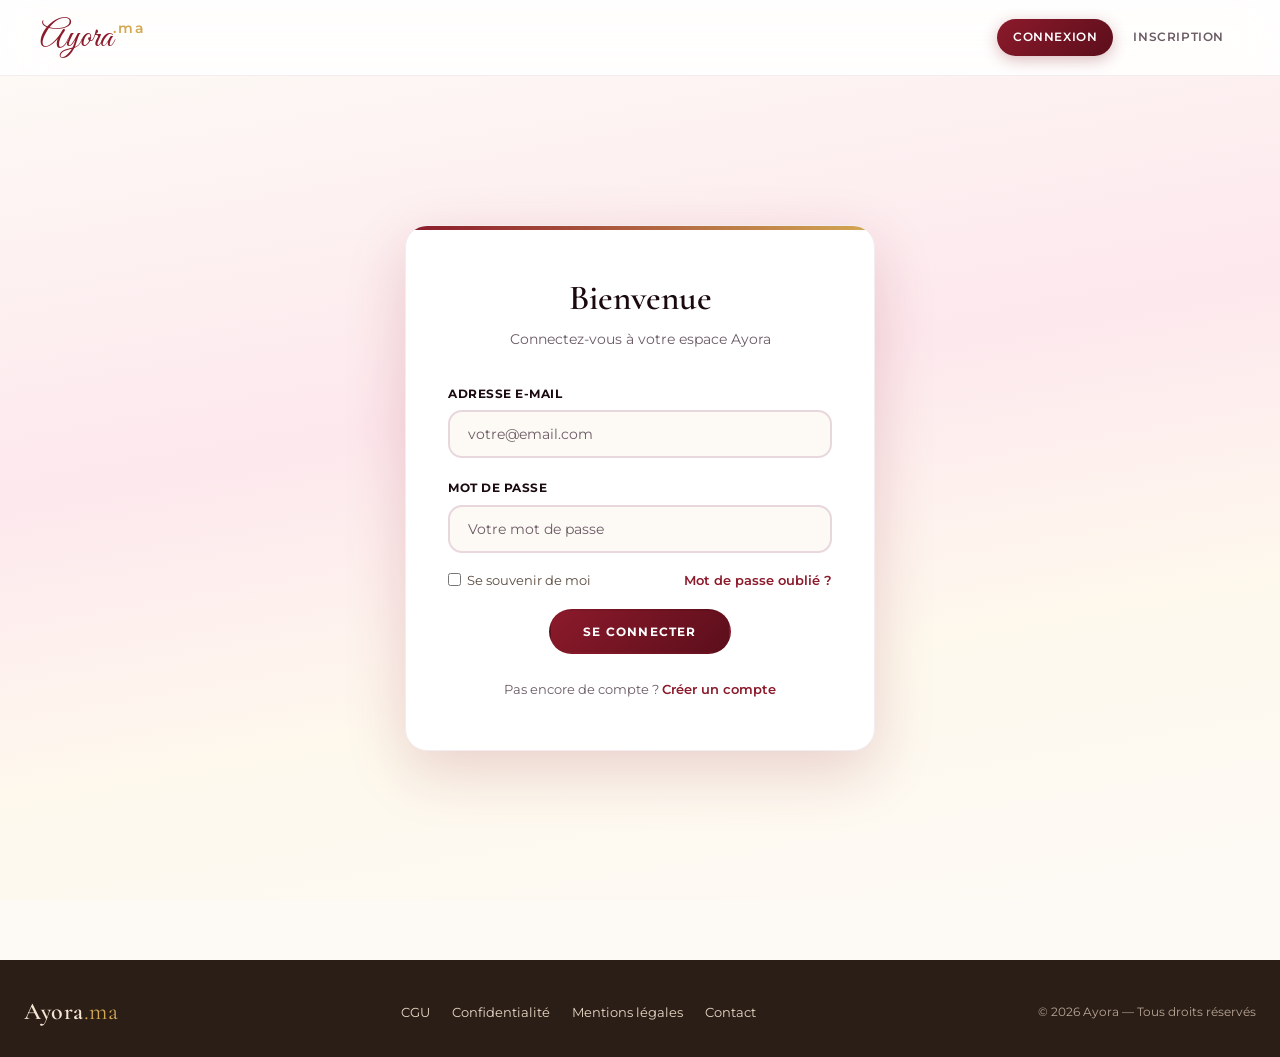
<file: WebContent/premium.html>
<!DOCTYPE html>
<html lang="fr">
<head>
	<meta charset="UTF-8">
	<link rel="icon" type="image/svg+xml" href="favicon.svg">
	<link rel="icon" type="image/png" sizes="32x32" href="favicon-32x32.png">
	<link rel="icon" type="image/png" sizes="16x16" href="favicon-16x16.png">
	<link rel="apple-touch-icon" sizes="180x180" href="apple-touch-icon.png">
	<link rel="shortcut icon" type="image/x-icon" href="favicon.ico">
	<meta name="viewport" content="width=device-width, initial-scale=1.0">
	<title>Ayora - Passer Premium</title>
	<link rel="stylesheet" href="css/styles.css?v=26">
	<link rel="stylesheet" href="css/account.css?v=1">
</head>
<body>

	<div class="menu-bar">
		<div class="logo" onclick="location.href='dashboard.html'">Ayora<span>.ma</span></div>
		<nav>
			<span onclick="location.href='dashboard.html'">Tableau de bord</span>
			<span onclick="location.href='recommendations.html'">Recommandations</span>
			<span onclick="location.href='mychoices.html'">Mes choix</span>
			<span onclick="location.href='vendors.html'">Prestataires</span>
			<span onclick="location.href='guests.html'">Invités</span>
			<span onclick="location.href='invitations.html'">Invitations</span>
		</nav>
		<div class="user-info">
			<span id="userBadge" class="badge-free">FREE</span>
			<span id="userName"></span>
			<span onclick="logout()" style="cursor:pointer;">Déconnexion</span>
		</div>
	</div>

	<!-- HERO -->
	<div class="premium-page-hero" id="heroSection">
		<h1>Passez à Ayora Premium</h1>
		<p>Offrez-vous l'expérience complète pour un mariage parfaitement planifié</p>

		<!-- Toggle Mensuel / Annuel -->
		<div class="billing-toggle">
			<button type="button" class="billing-opt active" data-cycle="monthly" onclick="setBillingCycle('monthly')">Mensuel</button>
			<button type="button" class="billing-opt" data-cycle="annual" onclick="setBillingCycle('annual')">
				Annuel
				<span class="billing-save">-20%</span>
			</button>
		</div>
	</div>

	<style>
		.billing-toggle {
			display: inline-flex;
			background: rgba(255,255,255,0.18);
			border-radius: 50px;
			padding: 4px;
			margin-top: 20px;
		}
		.billing-opt {
			background: transparent;
			border: none;
			color: #fff;
			font-weight: 600;
			padding: 10px 22px;
			border-radius: 50px;
			cursor: pointer;
			font-size: 13px;
			font-family: inherit;
			display: inline-flex;
			align-items: center;
			gap: 8px;
			opacity: 0.7;
			transition: all 0.2s;
		}
		.billing-opt.active {
			background: #fff;
			color: #8B1A2B;
			opacity: 1;
			box-shadow: 0 4px 12px rgba(0,0,0,0.12);
		}
		.billing-save {
			background: #3D8B5E;
			color: #fff;
			font-size: 10px;
			font-weight: 700;
			padding: 2px 8px;
			border-radius: 50px;
			letter-spacing: 0.3px;
		}
		.billing-opt.active .billing-save { background: #B8922F; color: #fff; }
		.plan-price-secondary {
			font-size: 11.5px;
			color: #8B7A6E;
			text-align: center;
			margin: -10px 0 14px;
			font-style: italic;
		}
	</style>

	<!-- PLANS -->
	<style>
	.plans-container { display:grid; grid-template-columns:repeat(3,1fr); gap:22px; max-width:1180px; margin:30px auto; padding:0 24px; align-items:stretch; }
	.plan-card { background:#fff; border:1px solid #F3ECF0; border-radius:20px; display:flex; flex-direction:column; padding:32px 28px; min-height:580px; box-shadow:0 4px 20px rgba(0,0,0,.04); position:relative; transition:transform .3s,box-shadow .3s; }
	.plan-card:hover { transform:translateY(-6px); box-shadow:0 16px 40px rgba(139,26,43,.1); }
	.plan-card h3 { font-family:'Cormorant Garamond',serif; font-size:1.6rem; color:#7A6B74; margin:0 0 12px; text-align:center; letter-spacing:1px; }
	.plan-price-display { font-family:'Cormorant Garamond',serif; font-size:2.6rem; color:#1A0A10; text-align:center; margin-bottom:18px; font-weight:700; }
	.plan-price-display span { font-size:.9rem; color:#7A6B74; font-weight:400; }
	.plan-features-list { list-style:none; padding:0; margin:0 0 20px; flex:1; }
	.plan-features-list li { padding:10px 0 10px 28px; position:relative; font-size:13.5px; color:#3D2232; border-bottom:1px solid #F3ECF0; }
	.plan-features-list li:last-child { border-bottom:none; }
	.plan-feature-included::before { content:'✓'; position:absolute; left:0; top:10px; color:#3D8B5E; font-weight:bold; }
	.plan-feature-excluded { color:#B8AAB3; }
	.plan-feature-excluded::before { content:'×'; position:absolute; left:2px; top:9px; color:#7A6B74; font-weight:bold; }
	.plan-recommended-label { position:absolute; top:-12px; left:50%; transform:translateX(-50%); background:linear-gradient(135deg,#B83B5E,#8B1A2B); color:#fff; padding:6px 22px; border-radius:50px; font-size:11px; font-weight:600; letter-spacing:1.5px; text-transform:uppercase; box-shadow:0 4px 14px rgba(139,26,43,.3); }
	.plan-card-pro { border:2px solid #B83B5E; box-shadow:0 8px 28px rgba(184,59,94,.15); }
	.plan-card-premium .plan-header-bg { background:linear-gradient(160deg,#1A0A10,#5C0E1B,#8B1A2B); border-radius:14px 14px 0 0; padding:12px; margin:-32px -28px 18px; color:#fff; text-align:center; }
	.plan-card-premium .plan-header-bg h3 { color:#D4A853; margin:0; padding:8px 0; }
	.plan-card-premium .plan-price-display { color:#1A0A10; }
	.btn-plan { padding:12px 22px; border-radius:12px; font-size:14px; font-weight:600; cursor:pointer; border:none; width:100%; display:inline-flex; align-items:center; justify-content:center; gap:8px; transition:transform .2s, box-shadow .2s; }
	.btn-plan svg { width:14px; height:14px; }
	.btn-plan-current { background:#fff; border:2px solid #E8D8DE; color:#7A6B74; cursor:not-allowed; }
	.btn-plan-pro { background:linear-gradient(135deg,#B83B5E,#8B1A2B); color:#fff; box-shadow:0 4px 14px rgba(139,26,43,.25); }
	.btn-plan-pro:hover { transform:translateY(-2px); box-shadow:0 8px 22px rgba(139,26,43,.35); }
	.btn-plan-premium { background:linear-gradient(135deg,#D4A853,#B8922F); color:#fff; box-shadow:0 4px 14px rgba(212,168,83,.3); }
	.btn-plan-premium:hover { transform:translateY(-2px); box-shadow:0 8px 22px rgba(212,168,83,.4); }
	@media (max-width:1000px) { .plans-container { grid-template-columns:1fr; max-width:420px; } .plan-card { min-height:auto; } }
	</style>

	<div class="plans-container" id="plansSection">
		<!-- GRATUIT -->
		<div class="plan-card">
			<h3>Gratuit</h3>
			<div class="plan-price-display">0 DHS <span>/ toujours</span></div>
			<ul class="plan-features-list">
				<li class="plan-feature-included">Questionnaire de base (6 questions)</li>
				<li class="plan-feature-included">10 prestataires visibles</li>
				<li class="plan-feature-included">10 invitations max / mois</li>
				<li class="plan-feature-included">3 modeles d'invitations simples</li>
				<li class="plan-feature-included">Liste d'invites basique</li>
				<li class="plan-feature-excluded">Envoi par email</li>
				<li class="plan-feature-excluded">Modeles Pro & Premium</li>
				<li class="plan-feature-excluded">Modeles video exclusifs</li>
				<li class="plan-feature-excluded">Personnalisation avancee</li>
				<li class="plan-feature-excluded">Recommandations IA & VIP</li>
			</ul>
			<button class="btn-plan btn-plan-current" id="btnFree" disabled>Plan actuel</button>
		</div>

		<!-- PRO -->
		<div class="plan-card plan-card-pro">
			<div class="plan-recommended-label">Recommande</div>
			<h3>Pro</h3>
			<div class="plan-price-display" data-monthly="149" data-annual="1430">149 DHS <span>/ mois</span></div>
			<div class="plan-price-secondary" id="proSecondary" style="display:none;">soit 119 DHS / mois facturés annuellement</div>
			<ul class="plan-features-list">
				<li class="plan-feature-included">Questionnaire detaille (6 sections)</li>
				<li class="plan-feature-included">Tous les prestataires visibles</li>
				<li class="plan-feature-included">50 invitations / mois</li>
				<li class="plan-feature-included">9 modeles elegants debloques</li>
				<li class="plan-feature-included">Envoi des invitations par email</li>
				<li class="plan-feature-included">Personnalisation avancee</li>
				<li class="plan-feature-included">Suggestions selon budget</li>
				<li class="plan-feature-included">Suivi statut des invitations</li>
				<li class="plan-feature-excluded">Modeles video exclusifs</li>
				<li class="plan-feature-excluded">Invitations illimitees & VIP</li>
			</ul>
			<button class="btn-plan btn-plan-pro" id="btnPro" onclick="upgradeToPlan('PRO')">
				<svg viewBox="0 0 24 24" fill="none" stroke="currentColor" stroke-width="2.2" stroke-linecap="round" stroke-linejoin="round"><path d="M13 2L3 14h9l-1 8 10-12h-9l1-8z"/></svg>
				Choisir Pro
			</button>
		</div>

		<!-- PREMIUM -->
		<div class="plan-card plan-card-premium">
			<h3>Premium</h3>
			<div class="plan-price-display" data-monthly="299" data-annual="2870">299 DHS <span>/ mois</span></div>
			<div class="plan-price-secondary" id="premiumSecondary" style="display:none;">soit 239 DHS / mois facturés annuellement</div>
			<ul class="plan-features-list">
				<li class="plan-feature-included">Tout le plan Pro inclus</li>
				<li class="plan-feature-included">Tous les modeles d'invitations</li>
				<li class="plan-feature-included">3 modeles VIDEO exclusifs</li>
				<li class="plan-feature-included">Invitations illimitees</li>
				<li class="plan-feature-included">Personnalisation complete</li>
				<li class="plan-feature-included">Suggestions IA les plus detaillees</li>
				<li class="plan-feature-included">Acces complet aux prestataires</li>
				<li class="plan-feature-included">Recommandations selon profil</li>
				<li class="plan-feature-included">Support prioritaire VIP 24/7</li>
				<li class="plan-feature-included">Badge Premium dore</li>
			</ul>
			<button class="btn-plan btn-plan-premium" id="btnPremium" onclick="upgradeToPlan('PREMIUM')">
				<svg viewBox="0 0 24 24" fill="none" stroke="currentColor" stroke-width="2.2" stroke-linecap="round" stroke-linejoin="round"><path d="M12 2l3.09 6.26L22 9.27l-5 4.87 1.18 6.88L12 17.77l-6.18 3.25L7 14.14 2 9.27l6.91-1.01L12 2z"/></svg>
				Choisir Premium
			</button>
		</div>
	</div>

	<!-- PAYMENT FORM -->
	<div class="payment-section" id="paymentSection">
		<div class="payment-box">

			<!-- Bandeau démonstration -->
			<div style="background:linear-gradient(135deg,#FFF8E8,#FFEEC8);border:1px solid #D4A853;border-radius:12px;padding:14px 18px;margin-bottom:22px;display:flex;align-items:flex-start;gap:12px;">
				<svg width="22" height="22" viewBox="0 0 24 24" fill="none" stroke="#B8922F" stroke-width="2.2" style="flex-shrink:0;margin-top:2px;"><circle cx="12" cy="12" r="10"/><line x1="12" y1="8" x2="12" y2="12"/><line x1="12" y1="16" x2="12.01" y2="16"/></svg>
				<div style="font-size:13px;color:#6B5410;line-height:1.5;">
					<strong>Démonstration pédagogique.</strong> Le paiement n'est pas réellement effectué — ce projet utilise un formulaire fictif à des fins de présentation. Aucune information bancaire n'est transmise ni stockée. L'intégration d'un vrai prestataire de paiement (CMI, PayZone, Stripe) est prévue pour la mise en production.
				</div>
			</div>

			<h3>Informations de paiement</h3>

			<!-- Order Summary -->
			<div class="order-summary">
				<div class="order-line" id="orderLineLabel"><span>Ayora Premium - Abonnement mensuel</span><span id="orderLinePrice">299 DHS</span></div>
				<div class="order-line"><span>TVA (incluse)</span><span style="color:#7A6B74;font-size:13px;">—</span></div>
				<div class="order-line order-total"><span>Total à payer</span><span id="orderTotal">299,00 DHS</span></div>
				<p style="font-size:11.5px;color:#7A6B74;margin:10px 0 0;line-height:1.4;">
					Engagement mensuel sans durée minimum. Résiliable à tout moment depuis votre espace personnel.
				</p>
			</div>

			<!-- Card Preview -->
			<div class="card-visual" id="cardPreview">
				<div class="card-visual-chip"></div>
				<div class="card-visual-number" id="cardNumberDisplay">---- ---- ---- ----</div>
				<div class="card-visual-bottom">
					<div><span class="card-visual-label">Titulaire</span><br><span id="cardNameDisplay">VOTRE NOM</span></div>
					<div><span class="card-visual-label">Expire</span><br><span id="cardExpDisplay">MM/AA</span></div>
				</div>
			</div>

			<!-- Form -->
			<form onsubmit="handlePayment(event)">
				<div class="form-group">
					<label for="cardName">Nom sur la carte</label>
					<input type="text" id="cardName" placeholder="Nom complet" required
						oninput="document.getElementById('cardNameDisplay').textContent = this.value.toUpperCase() || 'VOTRE NOM'">
				</div>

				<div class="form-group">
					<label for="cardNumber">Numéro de carte</label>
					<input type="text" id="cardNumber" placeholder="1234 5678 9012 3456" required maxlength="19"
						oninput="formatCardNumber(this)">
				</div>

				<div class="form-row">
					<div class="form-group">
						<label for="cardExp">Expiration</label>
						<input type="text" id="cardExp" placeholder="MM/AA" required maxlength="5"
							oninput="formatExpiry(this)">
					</div>
					<div class="form-group">
						<label for="cardCvv">CVV</label>
						<input type="text" id="cardCvv" placeholder="123" required maxlength="3"
							oninput="this.value = this.value.replace(/\D/g,'')">
					</div>
				</div>

				<button type="submit" class="btn btn-premium" id="payBtn" style="width:100%;padding:14px;">
					Payer 299 DHS
				</button>
			</form>

			<div class="secure-badge">
				Paiement sécurisé - Vos données sont protégées
			</div>
		</div>
	</div>

	<!-- SUCCESS -->
	<div class="payment-success-section" id="successSection">
		<div class="payment-success-icon"></div>
		<h2>Bienvenue dans Ayora Premium</h2>
		<p class="text-muted mb-20">Votre compte a été mis à niveau avec succès. Profitez de toutes les fonctionnalités premium.</p>
		<div style="display:flex;gap:12px;justify-content:center;flex-wrap:wrap;">
			<button class="btn btn-primary" onclick="location.href='dashboard.html'">Aller au tableau de bord</button>
			<button class="btn btn-secondary" onclick="location.href='recommendations.html'">Voir mes recommandations</button>
		</div>
	</div>

	<!-- ===================== GARANTIE + TEMOIGNAGES + FAQ ===================== -->
	<section style="max-width:1100px;margin:60px auto 40px;padding:0 24px;">

		<!-- Garantie satisfait -->
		<div style="background:linear-gradient(135deg,#FDF7EE 0%,#FAEFE0 100%);border:1px solid #E8D5B5;border-radius:18px;padding:30px 32px;display:flex;align-items:center;gap:24px;flex-wrap:wrap;margin-bottom:48px;">
			<div style="flex:0 0 64px;height:64px;border-radius:50%;background:#fff;display:flex;align-items:center;justify-content:center;box-shadow:0 4px 14px rgba(184,146,47,0.15);">
				<svg width="32" height="32" viewBox="0 0 24 24" fill="none" stroke="#B8922F" stroke-width="2" stroke-linecap="round" stroke-linejoin="round"><path d="M9 12l2 2 4-4"/><path d="M21 12c0 4.97-4.03 9-9 9s-9-4.03-9-9 4.03-9 9-9c2.4 0 4.58.94 6.19 2.46"/></svg>
			</div>
			<div style="flex:1;min-width:240px;">
				<h3 style="font-family:'Cormorant Garamond',serif;font-size:1.55rem;color:#5C0E1B;margin:0 0 6px;">Satisfaite ou remboursée — 14 jours</h3>
				<p style="margin:0;color:#5A4A3E;font-size:14px;line-height:1.5;">Si vous changez d'avis dans les 14 jours suivant l'achat, nous remboursons l'intégralité de votre abonnement, sans question. Aucun risque pour essayer.</p>
			</div>
		</div>

		<!-- Temoignages -->
		<h3 style="font-family:'Cormorant Garamond',serif;font-size:2rem;color:#5C0E1B;text-align:center;margin:0 0 30px;">Ce que disent nos mariées</h3>
		<div style="display:grid;grid-template-columns:repeat(auto-fit,minmax(280px,1fr));gap:20px;margin-bottom:60px;">

			<div style="background:#fff;border:1px solid #F0E6D8;border-radius:14px;padding:24px;box-shadow:0 6px 22px rgba(139,26,43,0.06);">
				<div style="display:flex;gap:2px;color:#D4A853;margin-bottom:10px;font-size:16px;">★★★★★</div>
				<p style="color:#3D2232;font-size:14px;line-height:1.55;margin:0 0 14px;font-style:italic;">« Les recommandations étaient sur mesure — un riad fassi qui correspondait pile à ce que je voulais. J'ai gagné des semaines de recherche. »</p>
				<div style="display:flex;align-items:center;gap:10px;">
					<div style="width:38px;height:38px;border-radius:50%;background:linear-gradient(135deg,#FAE3DC,#F5C8C0);display:flex;align-items:center;justify-content:center;color:#8B1A2B;font-weight:700;font-size:14px;">SK</div>
					<div><div style="font-weight:700;color:#1A0A10;font-size:13.5px;">Salma K.</div><div style="font-size:11.5px;color:#7A6B74;">Mariage à Fès médina — juin 2026</div></div>
				</div>
			</div>

			<div style="background:#fff;border:1px solid #F0E6D8;border-radius:14px;padding:24px;box-shadow:0 6px 22px rgba(139,26,43,0.06);">
				<div style="display:flex;gap:2px;color:#D4A853;margin-bottom:10px;font-size:16px;">★★★★★</div>
				<p style="color:#3D2232;font-size:14px;line-height:1.55;margin:0 0 14px;font-style:italic;">« L'option Premium m'a permis d'envoyer 350 invitations digitales sans stress. Le suivi RSVP est super clair, ma maman a même pu voir où on en était. »</p>
				<div style="display:flex;align-items:center;gap:10px;">
					<div style="width:38px;height:38px;border-radius:50%;background:linear-gradient(135deg,#E9DDF0,#D4C2DD);display:flex;align-items:center;justify-content:center;color:#5C2A5F;font-weight:700;font-size:14px;">MA</div>
					<div><div style="font-weight:700;color:#1A0A10;font-size:13.5px;">Meriem A.</div><div style="font-size:11.5px;color:#7A6B74;">Mariage Hôtel Palais — avril 2026</div></div>
				</div>
			</div>

			<div style="background:#fff;border:1px solid #F0E6D8;border-radius:14px;padding:24px;box-shadow:0 6px 22px rgba(139,26,43,0.06);">
				<div style="display:flex;gap:2px;color:#D4A853;margin-bottom:10px;font-size:16px;">★★★★★</div>
				<p style="color:#3D2232;font-size:14px;line-height:1.55;margin:0 0 14px;font-style:italic;">« Le budget par poste m'a vraiment aidée à ne pas exploser. J'ai pu négocier avec mes prestataires preuves à l'appui. »</p>
				<div style="display:flex;align-items:center;gap:10px;">
					<div style="width:38px;height:38px;border-radius:50%;background:linear-gradient(135deg,#E5EFE2,#C8DEC3);display:flex;align-items:center;justify-content:center;color:#3D6B2E;font-weight:700;font-size:14px;">RB</div>
					<div><div style="font-weight:700;color:#1A0A10;font-size:13.5px;">Rim B.</div><div style="font-size:11.5px;color:#7A6B74;">Mariage Riad authentique — septembre 2026</div></div>
				</div>
			</div>
		</div>

		<!-- FAQ -->
		<h3 style="font-family:'Cormorant Garamond',serif;font-size:2rem;color:#5C0E1B;text-align:center;margin:0 0 26px;">Questions fréquentes</h3>
		<div style="max-width:780px;margin:0 auto;display:flex;flex-direction:column;gap:10px;">

			<details style="background:#fff;border:1px solid #F0E6D8;border-radius:12px;padding:16px 18px;cursor:pointer;">
				<summary style="font-weight:700;color:#1A0A10;font-size:15px;outline:none;">Quelle est la différence entre Pro et Premium ?</summary>
				<p style="margin:12px 0 0;color:#5A4A3E;font-size:14px;line-height:1.55;">Pro inclut les recommandations IA personnalisées, le suivi de budget par poste et la liste invités. Premium ajoute les invitations digitales illimitées, les rappels automatiques pour vos invités, le suivi RSVP avancé et l'accès prioritaire au support.</p>
			</details>

			<details style="background:#fff;border:1px solid #F0E6D8;border-radius:12px;padding:16px 18px;cursor:pointer;">
				<summary style="font-weight:700;color:#1A0A10;font-size:15px;outline:none;">Puis-je changer d'avis et être remboursée ?</summary>
				<p style="margin:12px 0 0;color:#5A4A3E;font-size:14px;line-height:1.55;">Oui. Vous avez 14 jours après l'achat pour demander un remboursement complet via la page Contact, sans aucune justification.</p>
			</details>

			<details style="background:#fff;border:1px solid #F0E6D8;border-radius:12px;padding:16px 18px;cursor:pointer;">
				<summary style="font-weight:700;color:#1A0A10;font-size:15px;outline:none;">Comment fonctionnent les recommandations ?</summary>
				<p style="margin:12px 0 0;color:#5A4A3E;font-size:14px;line-height:1.55;">Un moteur Ayora calcule un score de compatibilité entre votre questionnaire et chaque prestataire selon 8 critères (budget, type de lieu, style, capacité, ville, saison, musique, luxe). Pas de modèle entraîné, pas de boîte noire : chaque score est expliqué sur la carte du prestataire.</p>
			</details>

			<details style="background:#fff;border:1px solid #F0E6D8;border-radius:12px;padding:16px 18px;cursor:pointer;">
				<summary style="font-weight:700;color:#1A0A10;font-size:15px;outline:none;">Mes données sont-elles confidentielles ?</summary>
				<p style="margin:12px 0 0;color:#5A4A3E;font-size:14px;line-height:1.55;">Oui. Nous ne partageons jamais vos coordonnées avec des prestataires sans votre demande explicite (devis ou rendez-vous). Vos mots de passe sont hashés (PBKDF2). Voir notre <a href="confidentialite.html" style="color:#8B1A2B;">page Confidentialité</a>.</p>
			</details>

			<details style="background:#fff;border:1px solid #F0E6D8;border-radius:12px;padding:16px 18px;cursor:pointer;">
				<summary style="font-weight:700;color:#1A0A10;font-size:15px;outline:none;">Le paiement est-il sécurisé ?</summary>
				<p style="margin:12px 0 0;color:#5A4A3E;font-size:14px;line-height:1.55;">Oui. Le paiement passe par notre partenaire bancaire marocain agréé Bank Al-Maghrib. Aucune information carte n'est stockée sur nos serveurs.</p>
			</details>

			<details style="background:#fff;border:1px solid #F0E6D8;border-radius:12px;padding:16px 18px;cursor:pointer;">
				<summary style="font-weight:700;color:#1A0A10;font-size:15px;outline:none;">Puis-je arrêter mon abonnement à tout moment ?</summary>
				<p style="margin:12px 0 0;color:#5A4A3E;font-size:14px;line-height:1.55;">Oui, sans pénalité. L'abonnement reste actif jusqu'à la fin de la période en cours, puis n'est pas reconduit.</p>
			</details>
		</div>
	</section>

	<footer class="site-footer">
		<div class="footer-inner">
			<div class="footer-brand">Ayora<span>.ma</span></div>
			<nav class="footer-links">
				<a href="cgu.html">CGU</a>
				<a href="confidentialite.html">Confidentialité</a>
				<a href="mentions.html">Mentions légales</a>
				<a href="contact.html">Contact</a>
			</nav>
			<div class="footer-copy">© 2026 Ayora.ma — Tous droits réservés</div>
		</div>
	</footer>

	<script src="js/api.js"></script>
	<script src="js/ayora-ui.js"></script>
	<script>
		var user = checkAuth(); if (user) applyAccountHeader(user);
		var planTarget = 'PREMIUM';
		var BILLING_CYCLE = 'monthly';   // 'monthly' ou 'annual'

		function setBillingCycle(cycle) {
			BILLING_CYCLE = cycle;
			document.querySelectorAll('.billing-opt').forEach(function(b){ b.classList.remove('active'); });
			var btn = document.querySelector('.billing-opt[data-cycle="' + cycle + '"]');
			if (btn) btn.classList.add('active');

			// Mise à jour des prix affichés
			document.querySelectorAll('.plan-price-display[data-monthly]').forEach(function(el) {
				var monthly = parseInt(el.getAttribute('data-monthly'), 10) || 0;
				var annual = parseInt(el.getAttribute('data-annual'), 10) || (monthly * 12);
				if (cycle === 'annual') {
					el.innerHTML = annual + ' DHS <span>/ an</span>';
				} else {
					el.innerHTML = monthly + ' DHS <span>/ mois</span>';
				}
			});
			// Petite mention "soit X/mois facturé annuellement"
			var proSec = document.getElementById('proSecondary');
			var prSec = document.getElementById('premiumSecondary');
			if (cycle === 'annual') {
				if (proSec) proSec.style.display = 'block';
				if (prSec) prSec.style.display = 'block';
			} else {
				if (proSec) proSec.style.display = 'none';
				if (prSec) prSec.style.display = 'none';
			}
		}
		if (user) {
			document.getElementById('userName').textContent = user.firstName + ' ' + user.lastName;
			var plan = (user.subscriptionType || 'FREE').toUpperCase();
			document.getElementById('userBadge').textContent = plan;
			document.getElementById('userBadge').className = 'badge-' + plan.toLowerCase();
			updateButtonsForPlan(plan);
		}

		function updateButtonsForPlan(plan) {
			var btnFree = document.getElementById('btnFree');
			var btnPro  = document.getElementById('btnPro');
			var btnPrem = document.getElementById('btnPremium');
			// Reset
			btnFree.disabled = true;
			btnFree.textContent = 'Plan actuel';
			if (plan === 'FREE') {
				btnFree.textContent = 'Plan actuel';
			} else if (plan === 'PRO') {
				btnFree.textContent = 'Inferieur';
				btnPro.disabled = true;
				btnPro.innerHTML = 'Plan actuel';
				btnPro.classList.add('btn-plan-current');
				btnPro.classList.remove('btn-plan-pro');
			} else if (plan === 'PREMIUM') {
				btnFree.textContent = 'Inferieur';
				btnPro.disabled = true;
				btnPro.innerHTML = 'Inferieur';
				btnPro.classList.add('btn-plan-current');
				btnPro.classList.remove('btn-plan-pro');
				btnPrem.disabled = true;
				btnPrem.innerHTML = 'Plan actuel';
				btnPrem.classList.add('btn-plan-current');
				btnPrem.classList.remove('btn-plan-premium');
			}
		}

		function upgradeToPlan(plan) {
			planTarget = plan;
			// Met a jour le recap paiement
			var price = (plan === 'PRO') ? '149' : '299';
			var label = (plan === 'PRO') ? 'Ayora Pro - Abonnement mensuel' : 'Ayora Premium - Abonnement mensuel';
			var first = document.querySelector('.order-line span');
			if (first) first.textContent = label;
			var amounts = document.querySelectorAll('.order-line span:last-child');
			if (amounts.length >= 1) amounts[0].textContent = price + ' DHS';
			if (amounts.length >= 2) amounts[1].textContent = price + ',00 DHS';
			var payBtn = document.getElementById('payBtn');
			if (payBtn) payBtn.textContent = 'Payer ' + price + ' DHS';
			showPayment();
		}

		function showPayment() {
			document.getElementById('plansSection').style.display = 'none';
			document.getElementById('heroSection').style.display = 'none';
			document.getElementById('paymentSection').classList.add('active');
			window.scrollTo({ top: 0, behavior: 'smooth' });
		}

		function formatCardNumber(input) {
			var value = input.value.replace(/\D/g, '');
			var formatted = '';
			for (var i = 0; i < value.length && i < 16; i++) {
				if (i > 0 && i % 4 === 0) formatted += ' ';
				formatted += value[i];
			}
			input.value = formatted;
			document.getElementById('cardNumberDisplay').textContent = formatted || '---- ---- ---- ----';
		}

		function formatExpiry(input) {
			var value = input.value.replace(/\D/g, '');
			if (value.length >= 2) {
				value = value.substring(0, 2) + '/' + value.substring(2, 4);
			}
			input.value = value;
			document.getElementById('cardExpDisplay').textContent = value || 'MM/AA';
		}

		function handlePayment(event) {
			event.preventDefault();
			var btn = document.getElementById('payBtn');
			var price = (planTarget === 'PRO') ? '149' : '299';
			btn.textContent = 'Traitement en cours...';
			btn.disabled = true;

			api.post('/api/subscription/upgrade', { plan: planTarget }).then(function(data) {
				if (data.success) {
					var u = JSON.parse(localStorage.getItem('user'));
					u.subscriptionType = planTarget;
					localStorage.setItem('user', JSON.stringify(u));

					document.getElementById('paymentSection').style.display = 'none';
					document.getElementById('successSection').classList.add('active');
					document.getElementById('userBadge').textContent = planTarget;
					document.getElementById('userBadge').className = 'badge-' + planTarget.toLowerCase();
				} else {
					btn.textContent = 'Payer ' + price + ' DHS';
					btn.disabled = false;
					AyoraUI.error(data.error || 'Erreur lors du paiement');
				}
			}).catch(function() {
				btn.textContent = 'Payer ' + price + ' DHS';
				btn.disabled = false;
				AyoraUI.error('Erreur de connexion au serveur');
			});
		}
	</script>
	<script src="js/account-menu.js?v=1"></script>
</body>
</html>
</file>
<file: WebContent/css/styles.css>
/* ============================================================
   AYORA - Planification de Mariage a Fes
   WOW Edition - Animated Rings & Dynamic Design
   ============================================================ */

@import url('https://fonts.googleapis.com/css2?family=Cormorant+Garamond:ital,wght@0,300;0,400;0,500;0,600;0,700;1,400;1,500&family=Montserrat:wght@300;400;500;600;700&family=Great+Vibes&display=swap');

/* === CSS VARIABLES === */
:root {
	--primary: #8B1A2B;
	--primary-light: #B83B5E;
	--primary-dark: #5C0E1B;
	--primary-soft: #FDE8ED;
	--gold: #D4A853;
	--gold-light: #F0D590;
	--gold-dark: #B8922F;
	--gold-soft: #FEF9ED;
	--rose-gold: #E8B4B8;
	--cream: #FDF9F5;
	--cream-dark: #F5EDE3;
	--white: #FFFFFF;
	--text-dark: #1A0A10;
	--text-body: #3D2232;
	--text-muted: #6A5B65;
	--text-light: #6A5B65;
	--border: #E8D8DE;
	--border-light: #F3ECF0;
	--success: #3D8B5E;
	--success-light: #E2F5EB;
	--warning: #D4A04A;
	--warning-light: #FFF8E8;
	--danger: #C94040;
	--danger-light: #FDE8E8;
	--info: #5B7BA8;
	--info-light: #E8F0FA;
	--burgundy: #8B1A2B;
	--sage-dark: #3D8B5E;
	--rose-dark: #B83B5E;
	--gamme-eco: #3D8B5E;
	--gamme-moyen: #B8922F;
	--gamme-premium: #8B1A2B;
	--radius-sm: 8px;
	--radius-md: 14px;
	--radius-lg: 22px;
	--radius-xl: 50px;
	--shadow-sm: 0 2px 8px rgba(139,26,43,0.06);
	--shadow-md: 0 6px 24px rgba(139,26,43,0.1);
	--shadow-lg: 0 12px 40px rgba(139,26,43,0.14);
	--shadow-xl: 0 20px 60px rgba(139,26,43,0.18);
	--shadow-gold: 0 4px 20px rgba(212,168,83,0.25);
	--transition: all 0.4s cubic-bezier(0.4, 0, 0.2, 1);
	--transition-fast: all 0.2s ease;
	--transition-bounce: all 0.5s cubic-bezier(0.34, 1.56, 0.64, 1);
}

/* === RESET === */
*,*::before,*::after{margin:0;padding:0;box-sizing:border-box}
html{scroll-behavior:smooth;-webkit-font-smoothing:antialiased}
body{font-family:'Montserrat',sans-serif;font-size:15px;font-weight:400;line-height:1.7;color:var(--text-body);background:var(--cream);min-height:100vh;display:flex;flex-direction:column;overflow-x:hidden}
a{color:var(--primary);text-decoration:none;transition:var(--transition-fast)}
a:hover{color:var(--gold-dark)}
img{max-width:100%;display:block}

/* === TYPOGRAPHY === */
h1,h2,h3,h4{font-family:'Cormorant Garamond',serif;color:var(--text-dark);line-height:1.25;font-weight:600}
h1{font-size:3.2rem}h2{font-size:2.4rem}h3{font-size:1.7rem}h4{font-size:1.35rem}
.text-center{text-align:center}
.text-navy,.text-dark{color:var(--text-dark)}
.text-muted{color:var(--text-muted);font-size:0.9em}
.text-bold{font-weight:600}
.mb-20{margin-bottom:20px}.mt-10{margin-top:10px}.mt-20{margin-top:20px}.p-20{padding:20px}

/* ============================================================
   ANIMATED FLOATING RINGS - Background Effect
   Two wedding rings: one with diamond (bride), one plain (groom)
   ============================================================ */
body::before,
body::after {
	content: '';
	position: fixed;
	border-radius: 50%;
	border: 3px solid rgba(212,168,83,0.12);
	pointer-events: none;
	z-index: 0;
}

/* Ring 1 - Bride's ring (with diamond sparkle) */
body::before {
	width: 350px;
	height: 350px;
	top: 10%;
	right: -80px;
	border-width: 4px;
	border-color: rgba(212,168,83,0.15);
	animation: floatRing1 20s ease-in-out infinite;
	box-shadow:
		inset 0 0 40px rgba(212,168,83,0.05),
		0 0 60px rgba(212,168,83,0.08);
}

/* Ring 2 - Groom's ring (plain band) */
body::after {
	width: 280px;
	height: 280px;
	bottom: 5%;
	left: -60px;
	border-width: 5px;
	border-color: rgba(139,26,43,0.1);
	animation: floatRing2 25s ease-in-out infinite;
	box-shadow:
		inset 0 0 30px rgba(139,26,43,0.04),
		0 0 40px rgba(139,26,43,0.06);
}

@keyframes floatRing1 {
	0%,100%{transform:rotate(0deg) translateY(0px) scale(1)}
	25%{transform:rotate(90deg) translateY(-30px) scale(1.05)}
	50%{transform:rotate(180deg) translateY(10px) scale(0.95)}
	75%{transform:rotate(270deg) translateY(-20px) scale(1.02)}
}

@keyframes floatRing2 {
	0%,100%{transform:rotate(0deg) translateX(0px) scale(1)}
	33%{transform:rotate(120deg) translateX(25px) scale(1.04)}
	66%{transform:rotate(240deg) translateX(-15px) scale(0.96)}
}

/* ============================================================
   SPARKLE / DIAMOND PARTICLES
   ============================================================ */
@keyframes sparkle {
	0%,100%{opacity:0;transform:scale(0) rotate(0deg)}
	50%{opacity:1;transform:scale(1) rotate(180deg)}
}

@keyframes shimmer {
	0%{background-position:-200% center}
	100%{background-position:200% center}
}

@keyframes pulse-glow {
	0%,100%{box-shadow:0 0 20px rgba(212,168,83,0.2)}
	50%{box-shadow:0 0 40px rgba(212,168,83,0.4),0 0 80px rgba(212,168,83,0.1)}
}

@keyframes float-gentle {
	0%,100%{transform:translateY(0px)}
	50%{transform:translateY(-8px)}
}

@keyframes rotate-slow {
	from{transform:rotate(0deg)}
	to{transform:rotate(360deg)}
}

/* ============================================================
   NAVIGATION
   ============================================================ */
.menu-bar {
	display: flex;
	align-items: center;
	justify-content: space-between;
	padding: 0 40px;
	height: 76px;
	background: rgba(255,255,255,0.85);
	border-bottom: 1px solid var(--border-light);
	position: sticky;
	top: 0;
	z-index: 1000;
	backdrop-filter: blur(24px) saturate(180%);
	-webkit-backdrop-filter: blur(24px) saturate(180%);
}

.logo {
	font-family: 'Great Vibes', cursive;
	font-size: 36px;
	color: var(--primary);
	cursor: pointer;
	transition: var(--transition);
	position: relative;
}

.logo span {
	font-family: 'Montserrat', sans-serif;
	font-size: 14px;
	font-weight: 600;
	color: var(--gold);
	letter-spacing: 2px;
	vertical-align: super;
}

.logo:hover {
	transform: scale(1.05);
	text-shadow: 0 0 20px rgba(139,26,43,0.2);
}

.menu-bar nav {
	display: flex;
	gap: 4px;
	align-items: center;
}

.menu-bar nav span {
	padding: 9px 16px;
	font-size: 11.5px;
	font-weight: 600;
	color: var(--text-muted);
	cursor: pointer;
	border-radius: var(--radius-xl);
	transition: var(--transition);
	letter-spacing: 0.6px;
	text-transform: uppercase;
	position: relative;
	overflow: hidden;
	white-space: nowrap;
}

.menu-bar nav span::before {
	content: '';
	position: absolute;
	top: 0;
	left: -100%;
	width: 100%;
	height: 100%;
	background: linear-gradient(90deg, transparent, rgba(212,168,83,0.15), transparent);
	transition: left 0.5s ease;
}

.menu-bar nav span:hover::before {
	left: 100%;
}

.menu-bar nav span:hover {
	color: var(--primary);
	background: var(--primary-soft);
	transform: translateY(-1px);
}

.menu-bar nav span.active {
	color: var(--white);
	background: linear-gradient(135deg, var(--primary), var(--primary-dark));
	box-shadow: 0 4px 15px rgba(139,26,43,0.3);
}

.user-info {
	display: flex;
	flex-wrap: wrap;
	align-items: center;
	justify-content: flex-end;
	gap: 4px 14px;
	font-size: 12.5px;
	white-space: nowrap;
}

.user-info > span,
.user-info > a {
	cursor: pointer;
	color: var(--text-muted);
	transition: var(--transition-fast);
	line-height: 1.3;
}

/* Le prenom est l'info principale : plus sombre + plus marque */
.user-info > #userName {
	color: var(--text-dark);
	font-weight: 600;
	font-size: 13px;
}
/* "Deconnexion" reste discret, action secondaire */
.user-info > span[onclick*="logout"] {
	font-size: 12px;
	color: var(--text-muted);
}
.user-info > span:hover,
.user-info > a:hover { color: var(--primary); }

/* "Username" et "Déconnexion" restent inline ; le badge plan
   (PRO/PREMIUM/FREE) wraps sur sa propre ligne en-dessous, aligne a droite.
   Le pseudo ::before force le retour a la ligne SANS etirer le badge. */
.user-info::before {
	content: '';
	flex-basis: 100%;
	height: 0;
	order: 98;
}
.user-info .badge-free,
.user-info .badge-pro,
.user-info .badge-premium {
	order: 99;
	margin: 2px 0 0 auto;
	font-size: 9.5px;
	padding: 2px 10px;
	letter-spacing: 1.5px;
	max-width: max-content;
	align-self: flex-end;
}

/* === BADGES === */
.badge-free, .badge-pro, .badge-premium {
	display: inline-flex;
	align-items: center;
	padding: 4px 14px;
	border-radius: var(--radius-xl);
	font-size: 10px;
	font-weight: 700;
	letter-spacing: 1.5px;
	text-transform: uppercase;
}

.badge-free {
	background: var(--cream-dark);
	color: var(--text-muted);
	border: 1px solid var(--border);
}

.badge-pro {
	background: linear-gradient(135deg, var(--primary), var(--primary-dark));
	color: var(--white);
	box-shadow: 0 4px 12px rgba(139,26,43,0.25);
}

.badge-premium {
	background: linear-gradient(135deg, var(--gold), var(--gold-dark));
	color: var(--white);
	box-shadow: var(--shadow-gold);
	animation: pulse-glow 3s ease-in-out infinite;
}

/* ============================================================
   BUTTONS - Animated & Premium Feel
   ============================================================ */
.btn {
	display: inline-flex;
	align-items: center;
	justify-content: center;
	padding: 13px 32px;
	font-family: 'Montserrat', sans-serif;
	font-size: 12px;
	font-weight: 700;
	letter-spacing: 1.2px;
	text-transform: uppercase;
	border: 2px solid transparent;
	border-radius: var(--radius-xl);
	cursor: pointer;
	transition: var(--transition);
	white-space: nowrap;
	text-decoration: none;
	gap: 8px;
	position: relative;
	overflow: hidden;
}

.btn::after {
	content: '';
	position: absolute;
	top: 50%;
	left: 50%;
	width: 0;
	height: 0;
	background: rgba(255,255,255,0.2);
	border-radius: 50%;
	transform: translate(-50%,-50%);
	transition: width 0.6s ease, height 0.6s ease;
}

.btn:hover::after {
	width: 300px;
	height: 300px;
}

.btn:hover {
	transform: translateY(-3px);
	box-shadow: var(--shadow-lg);
}

.btn:active {
	transform: translateY(-1px);
}

.btn-primary {
	background: linear-gradient(135deg, var(--primary), var(--primary-dark));
	color: var(--white);
}

.btn-primary:hover {
	box-shadow: 0 8px 30px rgba(139,26,43,0.35);
}

.btn-secondary {
	background: var(--white);
	color: var(--text-dark);
	border-color: var(--border);
}

.btn-secondary:hover {
	border-color: var(--gold);
	color: var(--primary);
	background: var(--gold-soft);
}

.btn-outline {
	background: transparent;
	color: var(--white);
	border-color: rgba(255,255,255,0.5);
}

.btn-outline:hover {
	background: var(--white);
	color: var(--primary);
	border-color: var(--white);
}

.btn-premium {
	background: linear-gradient(135deg, var(--gold), var(--gold-dark));
	color: var(--white);
	border-color: transparent;
}

.btn-premium:hover {
	box-shadow: 0 8px 30px rgba(212,168,83,0.45);
}

.btn-danger {
	background: var(--white);
	color: var(--danger);
	border-color: var(--danger);
}

.btn-danger:hover {
	background: var(--danger);
	color: var(--white);
}

.btn-small {
	padding: 7px 18px;
	font-size: 10px;
	letter-spacing: 0.8px;
}

.button-panel {
	display: flex;
	gap: 12px;
	flex-wrap: wrap;
}

/* ============================================================
   HERO - Spectacular with Animated Rings
   ============================================================ */
.hero {
	text-align: center;
	padding: 80px 40px 100px;
	background: linear-gradient(170deg, #1A0A10 0%, var(--primary-dark) 30%, var(--primary) 60%, var(--primary-light) 100%);
	color: var(--white);
	position: relative;
	overflow: hidden;
	z-index: 1;
}

/* Animated ring - Bride (with diamond) */
.hero::before {
	content: '';
	position: absolute;
	width: 300px;
	height: 300px;
	border: 4px solid rgba(212,168,83,0.25);
	border-radius: 50%;
	top: 50%;
	left: 15%;
	transform: translate(-50%,-50%) rotateX(60deg);
	animation: heroRing1 12s linear infinite;
	box-shadow:
		0 0 30px rgba(212,168,83,0.15),
		inset 0 0 30px rgba(212,168,83,0.1);
}

/* Animated ring - Groom (plain) */
.hero::after {
	content: '';
	position: absolute;
	width: 220px;
	height: 220px;
	border: 5px solid rgba(255,255,255,0.12);
	border-radius: 50%;
	top: 55%;
	right: 12%;
	transform: translate(50%,-50%) rotateX(55deg) rotateZ(30deg);
	animation: heroRing2 15s linear infinite;
	box-shadow:
		0 0 25px rgba(255,255,255,0.08),
		inset 0 0 25px rgba(255,255,255,0.05);
}

@keyframes heroRing1 {
	0%{transform:translate(-50%,-50%) rotateX(60deg) rotateZ(0deg)}
	100%{transform:translate(-50%,-50%) rotateX(60deg) rotateZ(360deg)}
}

@keyframes heroRing2 {
	0%{transform:translate(50%,-50%) rotateX(55deg) rotateZ(0deg)}
	100%{transform:translate(50%,-50%) rotateX(55deg) rotateZ(-360deg)}
}

/* === BIG DIAMOND on bride's ring - same position & rotation as ring === */
.ring-diamond {
	position: absolute;
	width: 300px;
	height: 300px;
	border-radius: 50%;
	top: 50%;
	left: 15%;
	transform: translate(-50%,-50%) rotateX(60deg);
	animation: heroRing1 12s linear infinite;
	pointer-events: none;
	z-index: 2;
}

/* Diamond gem sits at top of ring (12 o'clock position) */
.ring-diamond::before {
	content: '';
	position: absolute;
	top: -14px;
	left: 50%;
	transform: translateX(-50%);
	width: 0; height: 0;
	border-left: 16px solid transparent;
	border-right: 16px solid transparent;
	border-bottom: 12px solid rgba(255,255,255,0.85);
	filter: drop-shadow(0 0 8px rgba(212,168,83,0.8));
}
.ring-diamond::after {
	content: '';
	position: absolute;
	top: -2px;
	left: 50%;
	transform: translateX(-50%);
	width: 0; height: 0;
	border-left: 16px solid transparent;
	border-right: 16px solid transparent;
	border-top: 20px solid rgba(212,168,83,0.9);
	filter: drop-shadow(0 0 15px rgba(255,255,255,0.6)) drop-shadow(0 0 30px rgba(212,168,83,0.5));
}

.hero h1 {
	font-family: 'Cormorant Garamond', serif;
	font-size: 3.8rem;
	font-weight: 300;
	color: var(--white);
	margin-bottom: 20px;
	position: relative;
	z-index: 2;
	line-height: 1.15;
	text-shadow: 0 2px 40px rgba(0,0,0,0.3);
}

.hero h1 span {
	font-family: 'Great Vibes', cursive;
	font-size: 5rem;
	color: var(--gold-light);
	display: inline-block;
	animation: float-gentle 4s ease-in-out infinite;
	text-shadow: 0 0 40px rgba(212,168,83,0.4);
}

.hero > p {
	font-size: 16px;
	opacity: 0.85;
	max-width: 560px;
	margin: 0 auto 40px;
	position: relative;
	z-index: 2;
	font-weight: 300;
	line-height: 1.9;
}

.hero-buttons {
	display: flex;
	gap: 16px;
	justify-content: center;
	position: relative;
	z-index: 2;
}

/* ============================================================
   FEATURES GRID
   ============================================================ */
.features-grid {
	display: grid;
	grid-template-columns: repeat(3, 1fr);
	gap: 28px;
	padding: 70px 40px;
	max-width: 1200px;
	margin: 0 auto;
	position: relative;
	z-index: 1;
}

.feature-card {
	background: var(--white);
	border-radius: var(--radius-lg);
	padding: 40px 28px;
	text-align: center;
	transition: var(--transition);
	border: 1px solid var(--border-light);
	position: relative;
	overflow: hidden;
	cursor: default;
}

.feature-card::before {
	content: '';
	position: absolute;
	top: 0;
	left: 0;
	right: 0;
	height: 4px;
	background: linear-gradient(90deg, var(--primary), var(--gold), var(--primary));
	background-size: 200% 100%;
	opacity: 0;
	transition: var(--transition);
	animation: shimmer 3s linear infinite;
}

.feature-card:hover {
	transform: translateY(-8px) scale(1.02);
	box-shadow: var(--shadow-xl);
	border-color: transparent;
}

.feature-card:hover::before {
	opacity: 1;
}

.feature-card h3 {
	font-size: 1.3rem;
	margin: 18px 0 10px;
}

.feature-card p {
	color: var(--text-muted);
	font-size: 13.5px;
	line-height: 1.8;
}

/* Icons */
.icon {
	width: 64px;
	height: 64px;
	border-radius: 50%;
	margin: 0 auto;
	display: flex;
	align-items: center;
	justify-content: center;
	position: relative;
	transition: var(--transition);
}

.feature-card:hover .icon {
	transform: scale(1.15) rotate(5deg);
}

/* ============================================================
   PROFESSIONAL SVG ICONS - Elegant thin-line style, NO emojis
   ============================================================ */
.icon::before,
.icon::after { content: none !important; display: none !important; }

/* Questionnaire - elegant clipboard */
.icon-questionnaire {
	background: linear-gradient(135deg, var(--primary-soft), #F5CCD5);
	background-image: url("data:image/svg+xml,%3Csvg xmlns='http://www.w3.org/2000/svg' width='30' height='30' viewBox='0 0 24 24' fill='none' stroke='%238B1A2B' stroke-width='1.5' stroke-linecap='round' stroke-linejoin='round'%3E%3Cpath d='M16 4h2a2 2 0 0 1 2 2v14a2 2 0 0 1-2 2H6a2 2 0 0 1-2-2V6a2 2 0 0 1 2-2h2'/%3E%3Crect x='8' y='2' width='8' height='4' rx='1' ry='1'/%3E%3Cline x1='8' y1='10' x2='16' y2='10'/%3E%3Cline x1='8' y1='14' x2='16' y2='14'/%3E%3Cline x1='8' y1='18' x2='12' y2='18'/%3E%3C/svg%3E");
	background-repeat: no-repeat;
	background-position: center;
	background-size: 30px;
}

/* Vendors - elegant building */
.icon-vendors {
	background: linear-gradient(135deg, var(--gold-soft), var(--gold-light));
	background-image: url("data:image/svg+xml,%3Csvg xmlns='http://www.w3.org/2000/svg' width='30' height='30' viewBox='0 0 24 24' fill='none' stroke='%23B8922F' stroke-width='1.5' stroke-linecap='round' stroke-linejoin='round'%3E%3Cpath d='M3 21h18'/%3E%3Cpath d='M5 21V7l7-4 7 4v14'/%3E%3Cpath d='M9 21v-4a2 2 0 0 1 2-2h2a2 2 0 0 1 2 2v4'/%3E%3Cpath d='M10 9h4'/%3E%3Cpath d='M10 13h4'/%3E%3C/svg%3E");
	background-repeat: no-repeat;
	background-position: center;
	background-size: 30px;
}

/* AI - elegant sparkle/diamond star */
.icon-ai {
	background: linear-gradient(135deg, #E8F0FA, #C5D9F0);
	background-image: url("data:image/svg+xml,%3Csvg xmlns='http://www.w3.org/2000/svg' width='30' height='30' viewBox='0 0 24 24' fill='none' stroke='%235B7BA8' stroke-width='1.5' stroke-linecap='round' stroke-linejoin='round'%3E%3Cpath d='M12 2L9 12l-7 0 5.5 4.5L5 22l7-5 7 5-2.5-5.5L22 12h-7L12 2z'/%3E%3C/svg%3E");
	background-repeat: no-repeat;
	background-position: center;
	background-size: 28px;
}

/* Invitations - elegant envelope with heart */
.icon-invitations {
	background: linear-gradient(135deg, #F5E0F0, #E8BFE0);
	background-image: url("data:image/svg+xml,%3Csvg xmlns='http://www.w3.org/2000/svg' width='30' height='30' viewBox='0 0 24 24' fill='none' stroke='%23B83B5E' stroke-width='1.5' stroke-linecap='round' stroke-linejoin='round'%3E%3Crect x='2' y='6' width='20' height='14' rx='2'/%3E%3Cpath d='M2 8l10 6 10-6'/%3E%3C/svg%3E");
	background-repeat: no-repeat;
	background-position: center;
	background-size: 30px;
}

/* Budget - elegant coin */
.icon-budget {
	background: linear-gradient(135deg, var(--success-light), #B5E0CA);
	background-image: url("data:image/svg+xml,%3Csvg xmlns='http://www.w3.org/2000/svg' width='30' height='30' viewBox='0 0 24 24' fill='none' stroke='%233D8B5E' stroke-width='1.5' stroke-linecap='round' stroke-linejoin='round'%3E%3Ccircle cx='12' cy='12' r='10'/%3E%3Cpath d='M14.5 9a3.5 3.5 0 0 0-5 0 2.5 2.5 0 0 0 0 3c.6.6 1.5 1 2.5 1s1.9.4 2.5 1a2.5 2.5 0 0 1 0 3 3.5 3.5 0 0 1-5 0'/%3E%3Cline x1='12' y1='3' x2='12' y2='5'/%3E%3Cline x1='12' y1='19' x2='12' y2='21'/%3E%3C/svg%3E");
	background-repeat: no-repeat;
	background-position: center;
	background-size: 30px;
}

/* Premium - elegant crown */
.icon-premium {
	background: linear-gradient(135deg, #FFF0C8, var(--gold-light));
	background-image: url("data:image/svg+xml,%3Csvg xmlns='http://www.w3.org/2000/svg' width='30' height='30' viewBox='0 0 24 24' fill='none' stroke='%23B8922F' stroke-width='1.5' stroke-linecap='round' stroke-linejoin='round'%3E%3Cpath d='M2 18l3-10 5 6 2-10 2 10 5-6 3 10'/%3E%3Cpath d='M2 18h20'/%3E%3Cpath d='M4 21h16'/%3E%3C/svg%3E");
	background-repeat: no-repeat;
	background-position: center;
	background-size: 30px;
}

/* ============================================================
   PRICING - Spectacular Design
   ============================================================ */
.pricing-section {
	padding: 80px 40px 100px;
	max-width: 960px;
	margin: 0 auto;
	position: relative;
	z-index: 1;
}

.pricing-subtitle {
	text-align: center;
	font-size: 13px;
	text-transform: uppercase;
	letter-spacing: 3px;
	color: var(--gold-dark);
	margin-bottom: 8px;
}

.pricing-title {
	text-align: center;
	font-family: 'Cormorant Garamond', serif;
	font-size: 2.8rem;
	font-weight: 600;
	color: var(--text-dark);
	margin-bottom: 50px;
}

.pricing-cards {
	display: grid;
	grid-template-columns: 1fr 1fr;
	gap: 32px;
	align-items: start;
}

.pricing-card {
	background: var(--white);
	border-radius: 20px;
	overflow: visible;
	border: 1px solid var(--border-light);
	transition: all 0.4s cubic-bezier(0.4, 0, 0.2, 1);
	display: flex;
	flex-direction: column;
	position: relative;
	box-shadow: 0 4px 20px rgba(0,0,0,0.04);
}

.pricing-card:hover {
	transform: translateY(-8px);
	box-shadow: 0 16px 48px rgba(139,26,43,0.12);
}

/* Badge "Populaire" */
.pricing-badge {
	position: absolute;
	top: -14px;
	left: 50%;
	transform: translateX(-50%);
	background: linear-gradient(135deg, var(--gold), var(--gold-dark));
	color: var(--white);
	padding: 6px 24px;
	border-radius: 50px;
	font-size: 12px;
	font-weight: 600;
	letter-spacing: 1px;
	text-transform: uppercase;
	box-shadow: 0 4px 15px rgba(212,168,83,0.4);
	z-index: 3;
}

.pricing-card-header {
	text-align: center;
	padding: 40px 30px 30px;
}

.pricing-plan-name {
	display: block;
	font-family: 'Cormorant Garamond', serif;
	font-size: 1.4rem;
	font-weight: 600;
	color: var(--text-muted);
	margin-bottom: 12px;
	letter-spacing: 1px;
}

.pricing-amount {
	display: flex;
	align-items: baseline;
	justify-content: center;
	gap: 6px;
	margin-bottom: 6px;
}

.pricing-value {
	font-family: 'Cormorant Garamond', serif;
	font-size: 4rem;
	font-weight: 700;
	line-height: 1;
	color: var(--text-dark);
}

.pricing-currency {
	font-size: 1.2rem;
	font-weight: 600;
	color: var(--text-muted);
}

.pricing-period {
	display: block;
	font-size: 13px;
	color: var(--text-light);
}

.pricing-card-body {
	padding: 10px 30px 20px;
	flex: 1;
}

.pricing-features {
	list-style: none;
	padding: 0;
	margin: 0;
}

.pricing-features li {
	padding: 12px 0 12px 32px;
	position: relative;
	font-size: 14.5px;
	color: var(--text-body);
	border-bottom: 1px solid var(--border-light);
}

.pricing-features li:last-child { border-bottom: none; }

.pricing-features li::before {
	content: '';
	position: absolute;
	left: 2px;
	top: 50%;
	transform: translateY(-50%);
	width: 18px;
	height: 18px;
	border-radius: 50%;
	background: var(--success-light);
	background-image: url("data:image/svg+xml,%3Csvg xmlns='http://www.w3.org/2000/svg' width='12' height='12' viewBox='0 0 24 24' fill='none' stroke='%233D8B5E' stroke-width='3' stroke-linecap='round' stroke-linejoin='round'%3E%3Cpolyline points='20 6 9 17 4 12'/%3E%3C/svg%3E");
	background-repeat: no-repeat;
	background-position: center;
	background-size: 10px;
}

.pricing-card-footer {
	padding: 20px 30px 30px;
}

.btn-pricing {
	width: 100%;
	padding: 14px 24px;
	border-radius: 12px;
	font-size: 15px;
	font-weight: 600;
	letter-spacing: 0.5px;
	cursor: pointer;
	transition: all 0.3s ease;
}

/* Free card */
.pricing-free .pricing-value { color: var(--primary); }
.pricing-free .btn-pricing {
	background: var(--white);
	border: 2px solid var(--border);
	color: var(--text-dark);
}
.pricing-free .btn-pricing:hover {
	background: var(--cream-dark);
	border-color: var(--primary);
	color: var(--primary);
}

/* Premium card — overrides supprimés (le style est appliqué via index.html inline pour garder l'alignement) */

/* ============================================================
   CARD LIST (legacy)
   ============================================================ */
.card-list {
	display: grid;
	grid-template-columns: repeat(2, 1fr);
	gap: 30px;
	padding: 20px;
	position: relative;
	z-index: 1;
	max-width: 100%;
	margin: 0 auto;
}

.card-list article {
	background: var(--white);
	border-radius: var(--radius-lg);
	overflow: hidden;
	border: 1px solid var(--border-light);
	transition: var(--transition);
	display: flex;
	flex-direction: column;
	position: relative;
}

.card-list article::before {
	content: '';
	position: absolute;
	top: 0;
	left: 0;
	right: 0;
	height: 3px;
	background: linear-gradient(90deg, var(--primary), var(--gold));
	opacity: 0;
	transition: var(--transition);
}

.card-list article:hover {
	transform: translateY(-6px);
	box-shadow: var(--shadow-lg);
	border-color: transparent;
}

.card-list article:hover::before {
	opacity: 1;
}

.card-list article header {
	padding: 18px 24px;
	font-family: 'Cormorant Garamond', serif;
	font-size: 1.35rem;
	font-weight: 600;
	color: var(--text-dark);
	border-bottom: 1px solid var(--border-light);
	background: linear-gradient(135deg, var(--cream), var(--white));
}

.card-list article .card-body {
	padding: 20px 24px;
	flex: 1;
}

.card-list article .card-footer {
	padding: 14px 24px;
	border-top: 1px solid var(--border-light);
	display: flex;
	justify-content: space-between;
	align-items: center;
	font-size: 13px;
	background: var(--cream);
}

.card-highlighted {
	border: 2px solid var(--gold) !important;
	box-shadow: var(--shadow-gold);
}

.card-highlighted header {
	background: linear-gradient(135deg, var(--primary), var(--primary-dark)) !important;
	color: var(--white) !important;
}

.card-price {
	font-family: 'Cormorant Garamond', serif;
	font-size: 1.4rem !important;
	font-weight: 700;
	color: var(--primary) !important;
}

/* Gamme Badges */
.card-gamme {
	display: inline-block;
	padding: 3px 14px;
	border-radius: var(--radius-xl);
	font-size: 10px;
	font-weight: 700;
	letter-spacing: 0.8px;
	text-transform: uppercase;
}

.gamme-eco { background: #E2F5EB; color: var(--gamme-eco); }
.gamme-moyen { background: #FFF8E8; color: var(--gamme-moyen); }
.gamme-premium { background: var(--primary-soft); color: var(--gamme-premium); }

/* Tags */
.card-tags {
	display: flex;
	flex-wrap: wrap;
	gap: 6px;
	margin-top: 12px;
}

.card-tags span {
	background: var(--cream);
	color: var(--text-muted);
	padding: 3px 10px;
	border-radius: var(--radius-xl);
	font-size: 10px;
	font-weight: 600;
	border: 1px solid var(--border);
	transition: var(--transition-fast);
}

.card-tags span:hover {
	border-color: var(--gold);
	color: var(--gold-dark);
}

/* Rating Stars */
.vendor-rating { margin: 8px 0; }
.star-filled::before { content: '\2605'; color: var(--gold); font-size: 16px; }
.star-half::before { content: '\2605'; color: var(--gold-light); font-size: 16px; }
.star-empty::before { content: '\2605'; color: var(--border); font-size: 16px; }

/* Score Bar */
.score-bar {
	height: 7px;
	background: var(--cream-dark);
	border-radius: 10px;
	overflow: hidden;
	margin-top: 6px;
}

.score-fill {
	height: 100%;
	border-radius: 10px;
	transition: width 1s cubic-bezier(0.25, 0.46, 0.45, 0.94);
}

.score-high { background: linear-gradient(90deg, var(--success), #5AB880); }
.score-medium { background: linear-gradient(90deg, var(--warning), #E0B85A); }
.score-low { background: linear-gradient(90deg, var(--danger), #D46A6A); }

/* Plan Features */
.plan-features-list {
	list-style: none;
	padding: 0;
	margin: 16px 0;
}

.plan-features-list li {
	padding: 10px 0 10px 30px;
	position: relative;
	font-size: 14px;
	color: var(--text-body);
	border-bottom: 1px solid var(--border-light);
}

.plan-features-list li:last-child { border-bottom: none; }

.plan-feature-included::before {
	content: '\2713';
	position: absolute;
	left: 0;
	color: var(--success);
	font-weight: 700;
	font-size: 16px;
}

.plan-feature-excluded { opacity: 0.4; }
.plan-feature-excluded::before {
	content: '\2717';
	position: absolute;
	left: 0;
	color: var(--text-light);
	font-weight: 700;
}

/* ============================================================
   AUTH PAGES
   ============================================================ */
.auth-container {
	flex: 1;
	display: flex;
	align-items: center;
	justify-content: center;
	padding: 40px 20px;
	min-height: calc(100vh - 76px);
	background: linear-gradient(170deg, var(--cream) 0%, var(--primary-soft) 40%, var(--gold-soft) 70%, var(--cream) 100%);
	position: relative;
	z-index: 1;
}

.auth-box {
	background: var(--white);
	border-radius: var(--radius-lg);
	padding: 50px 42px;
	width: 100%;
	max-width: 470px;
	box-shadow: var(--shadow-xl);
	border: 1px solid var(--border-light);
	position: relative;
	overflow: hidden;
}

.auth-box::before {
	content: '';
	position: absolute;
	top: 0;
	left: 0;
	right: 0;
	height: 4px;
	background: linear-gradient(90deg, var(--primary), var(--gold), var(--primary));
	background-size: 200% 100%;
	animation: shimmer 4s linear infinite;
}

.auth-box h2 {
	font-family: 'Cormorant Garamond', serif;
	font-size: 2.2rem;
	text-align: center;
	margin-bottom: 8px;
}

.auth-box .subtitle {
	text-align: center;
	color: var(--text-muted);
	margin-bottom: 32px;
	font-size: 14px;
}

.link-text {
	text-align: center;
	color: var(--text-muted);
	font-size: 13px;
	margin-top: 24px;
}

.link-text a { color: var(--primary); font-weight: 600; }
.link-text a:hover { text-decoration: underline; }

/* ============================================================
   FORMS
   ============================================================ */
.form-group {
	margin-bottom: 20px;
	flex: 1;
}

.form-group label {
	display: block;
	font-size: 12px;
	font-weight: 700;
	color: var(--text-dark);
	margin-bottom: 6px;
	letter-spacing: 0.5px;
	text-transform: uppercase;
}

.form-group input,
.form-group select,
.form-group textarea {
	width: 100%;
	padding: 13px 18px;
	font-family: 'Montserrat', sans-serif;
	font-size: 14px;
	color: var(--text-dark);
	background: var(--cream);
	border: 2px solid var(--border);
	border-radius: var(--radius-md);
	transition: var(--transition);
	outline: none;
}

.form-group input:focus,
.form-group select:focus,
.form-group textarea:focus {
	border-color: var(--gold);
	background: var(--white);
	box-shadow: 0 0 0 4px rgba(212,168,83,0.12);
}

.form-group input::placeholder,
.form-group textarea::placeholder {
	color: var(--text-light);
}

.form-group textarea {
	min-height: 100px;
	resize: vertical;
}

.form-group select {
	appearance: none;
	-webkit-appearance: none;
	background-image: url("data:image/svg+xml,%3Csvg xmlns='http://www.w3.org/2000/svg' width='12' height='8'%3E%3Cpath d='M1 1l5 5 5-5' stroke='%23AEA0A8' fill='none' stroke-width='2'/%3E%3C/svg%3E");
	background-repeat: no-repeat;
	background-position: right 16px center;
	padding-right: 42px;
	cursor: pointer;
}

.form-group .hint {
	font-size: 11px;
	color: var(--text-light);
	margin-top: 4px;
}

.form-row {
	display: flex;
	gap: 16px;
}

/* Range slider */
.form-group input[type="range"] {
	-webkit-appearance: none;
	height: 6px;
	background: linear-gradient(90deg, var(--primary-soft), var(--gold));
	border-radius: 10px;
	border: none;
	padding: 0;
}

.form-group input[type="range"]::-webkit-slider-thumb {
	-webkit-appearance: none;
	width: 24px;
	height: 24px;
	border-radius: 50%;
	background: var(--white);
	border: 3px solid var(--gold);
	cursor: pointer;
	box-shadow: var(--shadow-sm);
	transition: var(--transition);
}

.form-group input[type="range"]::-webkit-slider-thumb:hover {
	box-shadow: 0 0 0 8px rgba(212,168,83,0.15);
	transform: scale(1.1);
}

.range-value {
	display: inline-block;
	font-weight: 700;
	color: var(--gold-dark);
	font-size: 20px;
	margin-top: 4px;
}

.error-message {
	background: var(--danger-light);
	color: var(--danger);
	padding: 12px 18px;
	border-radius: var(--radius-md);
	font-size: 13px;
	font-weight: 500;
	margin-bottom: 20px;
	display: none;
	border-left: 4px solid var(--danger);
}

.error-message a { color: var(--danger); font-weight: 700; text-decoration: underline; }

/* ============================================================
   DASHBOARD
   ============================================================ */
.dashboard-grid {
	display: grid;
	grid-template-columns: repeat(4, 1fr);
	gap: 20px;
	padding: 28px 40px;
	position: relative;
	z-index: 1;
}

.stat-card {
	background: var(--white);
	border-radius: var(--radius-lg);
	padding: 30px 24px;
	text-align: center;
	border: 1px solid var(--border-light);
	transition: var(--transition);
	position: relative;
	overflow: hidden;
}

.stat-card::before {
	content: '';
	position: absolute;
	top: 0;
	left: 0;
	right: 0;
	height: 4px;
	background: linear-gradient(90deg, var(--primary), var(--gold), var(--primary));
	background-size: 200% 100%;
	animation: shimmer 4s linear infinite;
}

.stat-card:hover {
	transform: translateY(-5px) scale(1.02);
	box-shadow: var(--shadow-lg);
}

.stat-value {
	font-family: 'Cormorant Garamond', serif;
	font-size: 2.8rem;
	font-weight: 700;
	color: var(--primary);
	margin-bottom: 4px;
	background: linear-gradient(135deg, var(--primary), var(--gold-dark));
	-webkit-background-clip: text;
	-webkit-text-fill-color: transparent;
	background-clip: text;
}

.stat-label {
	font-size: 11px;
	color: var(--text-muted);
	font-weight: 700;
	text-transform: uppercase;
	letter-spacing: 1.5px;
}

/* ============================================================
   PREMIUM BANNER
   ============================================================ */
.premium-banner {
	display: flex;
	align-items: center;
	justify-content: space-between;
	padding: 28px 40px;
	background: linear-gradient(135deg, var(--gold-dark), var(--gold), var(--gold-dark));
	background-size: 200% 100%;
	animation: shimmer 6s linear infinite;
	color: var(--white);
	position: relative;
	z-index: 1;
}

.premium-banner h3 {
	font-family: 'Cormorant Garamond', serif;
	font-size: 1.5rem;
	color: var(--white);
	margin-bottom: 4px;
}

.premium-banner p {
	font-size: 13px;
	opacity: 0.9;
}

/* ============================================================
   PANELS
   ============================================================ */
.panel {
	background: var(--white);
	border-radius: var(--radius-lg);
	border: 1px solid var(--border-light);
	overflow: hidden;
	box-shadow: var(--shadow-sm);
	position: relative;
	z-index: 1;
	transition: var(--transition);
}

.panel:hover {
	box-shadow: var(--shadow-md);
}

.panel header {
	padding: 20px 28px;
	font-family: 'Cormorant Garamond', serif;
	font-size: 1.35rem;
	font-weight: 600;
	color: var(--text-dark);
	border-bottom: 1px solid var(--border-light);
	background: linear-gradient(135deg, var(--cream), var(--white));
}

.panel .content {
	padding: 24px 28px;
}

/* ============================================================
   FILTER BAR
   ============================================================ */
.filter-bar {
	display: flex;
	align-items: center;
	gap: 12px;
	padding: 18px 40px;
	background: var(--white);
	border-bottom: 1px solid var(--border-light);
	flex-wrap: wrap;
	position: relative;
	z-index: 1;
}

.filter-bar label {
	font-size: 12px;
	font-weight: 700;
	color: var(--text-dark);
	text-transform: uppercase;
	letter-spacing: 0.5px;
}

.filter-bar select,
.filter-bar input[type="text"] {
	padding: 9px 18px;
	font-family: 'Montserrat', sans-serif;
	font-size: 13px;
	border: 2px solid var(--border);
	border-radius: var(--radius-xl);
	background: var(--cream);
	color: var(--text-dark);
	outline: none;
	transition: var(--transition);
	appearance: none;
	-webkit-appearance: none;
}

.filter-bar select {
	background-image: url("data:image/svg+xml,%3Csvg xmlns='http://www.w3.org/2000/svg' width='12' height='8'%3E%3Cpath d='M1 1l5 5 5-5' stroke='%23AEA0A8' fill='none' stroke-width='2'/%3E%3C/svg%3E");
	background-repeat: no-repeat;
	background-position: right 14px center;
	padding-right: 36px;
	cursor: pointer;
}

.filter-bar select:focus,
.filter-bar input:focus {
	border-color: var(--gold);
	background: var(--white);
	box-shadow: 0 0 0 3px rgba(212,168,83,0.12);
}

/* ============================================================
   DATA TABLE
   ============================================================ */
.data-table {
	width: 100%;
	border-collapse: collapse;
	font-size: 14px;
}

.data-table thead th {
	padding: 14px 16px;
	text-align: left;
	font-size: 10px;
	font-weight: 800;
	text-transform: uppercase;
	letter-spacing: 1.5px;
	color: var(--text-muted);
	background: var(--cream);
	border-bottom: 2px solid var(--border);
}

.data-table tbody td {
	padding: 14px 16px;
	border-bottom: 1px solid var(--border-light);
	vertical-align: middle;
}

.data-table tbody tr {
	transition: var(--transition-fast);
}

.data-table tbody tr:hover {
	background: linear-gradient(90deg, var(--cream), var(--gold-soft));
}

.data-table .actions {
	white-space: nowrap;
	display: flex;
	gap: 6px;
}

/* Status Badges */
.statut-badge {
	display: inline-block;
	padding: 4px 14px;
	border-radius: var(--radius-xl);
	font-size: 10px;
	font-weight: 700;
	text-transform: uppercase;
	letter-spacing: 0.8px;
}

.statut-pending { background: var(--warning-light); color: var(--warning); }
.statut-sent { background: var(--info-light); color: var(--info); }
.statut-confirmed { background: var(--success-light); color: var(--success); }
.statut-declined { background: var(--danger-light); color: var(--danger); }

/* ============================================================
   MODALS
   ============================================================ */
.modal-overlay {
	position: fixed;
	top: 0; left: 0; right: 0; bottom: 0;
	background: rgba(26,10,16,0.6);
	backdrop-filter: blur(10px);
	display: none;
	align-items: center;
	justify-content: center;
	z-index: 2000;
	padding: 20px;
}

.modal-overlay.active { display: flex; }

.modal {
	background: var(--white);
	border-radius: var(--radius-lg);
	width: 100%;
	max-width: 600px;
	max-height: 90vh;
	overflow-y: auto;
	box-shadow: var(--shadow-xl);
	animation: modalPop 0.4s cubic-bezier(0.34, 1.56, 0.64, 1);
}

@keyframes modalPop {
	from { opacity: 0; transform: scale(0.85) translateY(30px); }
	to { opacity: 1; transform: scale(1) translateY(0); }
}

.modal header {
	display: flex;
	align-items: center;
	justify-content: space-between;
	padding: 20px 28px;
	border-bottom: 1px solid var(--border-light);
	font-family: 'Cormorant Garamond', serif;
	font-size: 1.35rem;
	font-weight: 600;
	background: linear-gradient(135deg, var(--cream), var(--white));
}

.modal .modal-body { padding: 28px; }

.modal .modal-footer {
	padding: 16px 28px;
	border-top: 1px solid var(--border-light);
	display: flex;
	justify-content: flex-end;
	gap: 12px;
	background: var(--cream);
}

.close-btn {
	width: 38px; height: 38px;
	border: 2px solid var(--border);
	background: var(--white);
	border-radius: 50%;
	font-size: 20px;
	color: var(--text-muted);
	cursor: pointer;
	display: flex;
	align-items: center;
	justify-content: center;
	transition: var(--transition);
}

.close-btn:hover {
	background: var(--danger);
	border-color: var(--danger);
	color: var(--white);
	transform: rotate(90deg);
}

/* ============================================================
   QUESTIONNAIRE
   ============================================================ */
.questionnaire-container {
	max-width: 800px;
	margin: 30px auto;
	padding: 0 20px;
	position: relative;
	z-index: 1;
}

.step-indicator {
	display: flex;
	align-items: center;
	justify-content: center;
	gap: 0;
	margin-bottom: 36px;
}

.step {
	width: 44px; height: 44px;
	border-radius: 50%;
	display: flex;
	align-items: center;
	justify-content: center;
	font-size: 14px;
	font-weight: 700;
	border: 2px solid var(--border);
	color: var(--text-light);
	background: var(--white);
	transition: var(--transition-bounce);
	flex-shrink: 0;
}

.step.active {
	border-color: var(--gold);
	color: var(--white);
	background: linear-gradient(135deg, var(--gold), var(--gold-dark));
	box-shadow: 0 0 0 6px rgba(212,168,83,0.15), var(--shadow-gold);
	transform: scale(1.1);
}

.step.completed {
	border-color: var(--success);
	color: var(--white);
	background: var(--success);
}

.step-line {
	flex: 1;
	height: 2px;
	background: var(--border);
	max-width: 60px;
	transition: var(--transition);
}

.step-line.completed { background: var(--success); }

.questionnaire-step { display: none; }

.questionnaire-step.active {
	display: block;
	animation: slideInRight 0.5s cubic-bezier(0.25, 0.46, 0.45, 0.94);
}

@keyframes slideInRight {
	from { opacity: 0; transform: translateX(40px); }
	to { opacity: 1; transform: translateX(0); }
}

.questionnaire-step h3 {
	margin-bottom: 24px;
	padding-bottom: 14px;
	border-bottom: 3px solid transparent;
	border-image: linear-gradient(90deg, var(--primary), var(--gold)) 1;
}

.questionnaire-nav {
	display: flex;
	justify-content: space-between;
	gap: 12px;
	margin-top: 32px;
	padding-top: 24px;
	border-top: 1px solid var(--border-light);
}

.questionnaire-summary {
	background: linear-gradient(135deg, var(--primary-soft), var(--gold-soft));
	border-radius: var(--radius-md);
	padding: 28px;
	text-align: center;
	margin-top: 24px;
	border: 1px solid var(--border-light);
}

/* ============================================================
   INVITATION TEMPLATES
   ============================================================ */
.template-list {
	display: grid;
	grid-template-columns: repeat(4, 1fr);
	gap: 16px;
	margin: 20px 0;
}

.template-card {
	background: var(--white);
	border: 2px solid var(--border);
	border-radius: var(--radius-md);
	padding: 22px 14px;
	text-align: center;
	cursor: pointer;
	transition: var(--transition-bounce);
}

.template-card:hover {
	border-color: var(--gold);
	transform: translateY(-5px) scale(1.03);
	box-shadow: var(--shadow-md);
}

.template-card.selected {
	border-color: var(--gold);
	background: linear-gradient(135deg, var(--gold-soft), var(--primary-soft));
	box-shadow: 0 0 0 4px rgba(212,168,83,0.15), var(--shadow-gold);
}

.template-preview-icon {
	width: 54px; height: 54px;
	border-radius: 50%;
	margin: 0 auto 12px;
	transition: var(--transition);
}

.template-card:hover .template-preview-icon {
	transform: rotate(15deg) scale(1.1);
}

.template-icon-classique { background: linear-gradient(135deg, #F8E8EB, #F0B8C4); }
.template-icon-traditionnel { background: linear-gradient(135deg, #E8D5C4, #C4A57B); }
.template-icon-moderne { background: linear-gradient(135deg, #E0D0F0, #C0A0E0); }
.template-icon-luxe { background: linear-gradient(135deg, var(--gold-light), var(--gold)); }

.template-name {
	font-weight: 700;
	font-size: 13px;
	color: var(--text-dark);
	margin-bottom: 2px;
}

/* ============================================================
   PREMIUM PAGE
   ============================================================ */
.premium-page-hero {
	text-align: center;
	padding: 70px 40px 50px;
	background: linear-gradient(170deg, #1A0A10, var(--primary-dark), var(--primary));
	color: var(--white);
	position: relative;
	overflow: hidden;
}

.premium-page-hero::before {
	content: '';
	position: absolute;
	width: 250px; height: 250px;
	border: 3px solid rgba(212,168,83,0.2);
	border-radius: 50%;
	top: 50%; left: 20%;
	transform: translate(-50%,-50%) rotateX(60deg);
	animation: heroRing1 10s linear infinite;
}

.premium-page-hero h1 {
	font-family: 'Cormorant Garamond', serif;
	font-size: 3rem;
	font-weight: 400;
	color: var(--white);
	margin-bottom: 12px;
	position: relative;
	z-index: 1;
}

.premium-page-hero p {
	font-size: 16px;
	opacity: 0.85;
	position: relative;
	z-index: 1;
}

.plans-container {
	display: grid;
	grid-template-columns: repeat(2, 1fr);
	gap: 28px;
	max-width: 850px;
	margin: -30px auto 40px;
	padding: 0 40px;
	position: relative;
	z-index: 1;
}

.plan-card {
	background: var(--white);
	border-radius: var(--radius-lg);
	padding: 36px 28px;
	border: 1px solid var(--border-light);
	box-shadow: var(--shadow-md);
	transition: var(--transition);
}

.plan-card:hover {
	transform: translateY(-6px);
	box-shadow: var(--shadow-xl);
}

.plan-card h3 {
	font-size: 1.6rem;
	text-align: center;
	margin-bottom: 8px;
}

.plan-card-recommended {
	border: 2px solid var(--gold);
	position: relative;
}

.plan-recommended-label {
	position: absolute;
	top: -14px;
	left: 50%;
	transform: translateX(-50%);
	background: linear-gradient(135deg, var(--gold), var(--gold-dark));
	color: var(--white);
	padding: 5px 22px;
	border-radius: var(--radius-xl);
	font-size: 10px;
	font-weight: 800;
	text-transform: uppercase;
	letter-spacing: 1.5px;
	box-shadow: var(--shadow-gold);
}

.plan-price-display {
	text-align: center;
	font-family: 'Cormorant Garamond', serif;
	font-size: 2.4rem;
	font-weight: 700;
	color: var(--primary);
	margin-bottom: 20px;
}

.plan-price-display span {
	font-family: 'Montserrat', sans-serif;
	font-size: 0.45em;
	color: var(--text-muted);
	font-weight: 400;
}

/* ============================================================
   PAYMENT
   ============================================================ */
.payment-section { display: none; padding: 40px 20px; position: relative; z-index: 1; }
.payment-section.active { display: block; }

.payment-box {
	max-width: 480px;
	margin: 0 auto;
	background: var(--white);
	border-radius: var(--radius-lg);
	padding: 38px 34px;
	box-shadow: var(--shadow-xl);
	border: 1px solid var(--border-light);
}

.payment-box h3 {
	font-family: 'Cormorant Garamond', serif;
	font-size: 1.6rem;
	text-align: center;
	margin-bottom: 24px;
}

.order-summary {
	background: var(--cream);
	border-radius: var(--radius-md);
	padding: 18px;
	margin-bottom: 24px;
}

.order-line {
	display: flex;
	justify-content: space-between;
	padding: 8px 0;
	font-size: 14px;
}

.order-total {
	border-top: 2px solid var(--border);
	margin-top: 8px;
	padding-top: 12px;
	font-weight: 700;
	color: var(--text-dark);
}

.card-visual {
	background: linear-gradient(135deg, var(--primary), #1A0A10);
	border-radius: var(--radius-md);
	padding: 28px 24px;
	color: var(--white);
	margin-bottom: 28px;
	position: relative;
	overflow: hidden;
}

.card-visual::before {
	content: '';
	position: absolute;
	top: -40%; right: -20%;
	width: 60%; height: 180%;
	background: rgba(212,168,83,0.08);
	border-radius: 50%;
}

.card-visual-chip {
	width: 42px; height: 30px;
	background: linear-gradient(135deg, var(--gold-light), var(--gold));
	border-radius: 5px;
	margin-bottom: 20px;
}

.card-visual-number {
	font-family: 'Montserrat', monospace;
	font-size: 18px;
	letter-spacing: 3px;
	margin-bottom: 16px;
}

.card-visual-bottom { display: flex; justify-content: space-between; }
.card-visual-label { font-size: 9px; text-transform: uppercase; letter-spacing: 1px; opacity: 0.6; }
.card-visual-bottom span:not(.card-visual-label) { font-size: 13px; font-weight: 500; }

.secure-badge {
	text-align: center;
	font-size: 12px;
	color: var(--text-muted);
	margin-top: 20px;
	padding-top: 16px;
	border-top: 1px solid var(--border-light);
}

.payment-success-section { display: none; text-align: center; padding: 80px 40px; position: relative; z-index: 1; }
.payment-success-section.active { display: block; }

.payment-success-icon {
	width: 90px; height: 90px;
	border-radius: 50%;
	background: var(--success-light);
	margin: 0 auto 24px;
	display: flex;
	align-items: center;
	justify-content: center;
	position: relative;
	animation: pulse-glow 2s ease-in-out infinite;
}

.payment-success-icon::after {
	content: '\2713';
	font-size: 40px;
	color: var(--success);
	font-weight: 700;
	position: absolute;
}

/* ============================================================
   LOADING
   ============================================================ */
.loading {
	text-align: center;
	padding: 40px;
	color: var(--text-muted);
}

.spinner {
	width: 40px; height: 40px;
	border: 3px solid var(--border);
	border-top-color: var(--gold);
	border-right-color: var(--primary);
	border-radius: 50%;
	animation: spin 0.7s linear infinite;
	margin: 0 auto 12px;
}

@keyframes spin { to { transform: rotate(360deg); } }

/* ============================================================
   FOOTER
   ============================================================ */
footer {
	text-align: center;
	padding: 36px 40px;
	background: linear-gradient(135deg, var(--primary-dark), #1A0A10);
	color: rgba(255,255,255,0.6);
	font-size: 13px;
	margin-top: auto;
	position: relative;
	z-index: 1;
}

footer p {
	position: relative;
	z-index: 1;
}

/* ============================================================
   RESPONSIVE
   ============================================================ */
@media (max-width: 1024px) {
	.features-grid { grid-template-columns: repeat(2, 1fr); }
	.dashboard-grid { grid-template-columns: repeat(2, 1fr); }
	.template-list { grid-template-columns: repeat(2, 1fr); }
	.plans-container { grid-template-columns: 1fr; max-width: 500px; }
}

/* ============================================================
   HAMBURGER MENU + DRAWER (mobile <768px)
   ============================================================ */
.menu-burger {
	display: none;
	width: 44px;
	height: 44px;
	padding: 10px;
	background: transparent;
	border: 1.5px solid var(--border, #E8D8DE);
	border-radius: 10px;
	cursor: pointer;
	position: relative;
	flex-direction: column;
	justify-content: space-between;
	align-items: stretch;
	transition: var(--transition-fast);
	z-index: 1002;
}
.menu-burger:hover { border-color: var(--primary, #8B1A2B); }
.menu-burger span {
	display: block;
	height: 2px;
	background: var(--primary-dark, #5C0E1B);
	border-radius: 2px;
	transition: transform .3s ease, opacity .3s ease;
	transform-origin: center;
}
.menu-burger.is-open span:nth-child(1) { transform: translateY(8px) rotate(45deg); }
.menu-burger.is-open span:nth-child(2) { opacity: 0; }
.menu-burger.is-open span:nth-child(3) { transform: translateY(-8px) rotate(-45deg); }

.menu-overlay {
	display: none;
	position: fixed;
	inset: 0;
	background: rgba(42, 30, 22, 0.55);
	z-index: 1001;
	opacity: 0;
	transition: opacity .25s ease;
}
.menu-overlay.is-open { display: block; opacity: 1; }

@media (max-width: 768px) {
	.menu-bar { padding: 12px 16px; height: 64px; gap: 8px; flex-direction: row; }
	.menu-burger { display: flex; }
	.logo { font-size: 28px; }
	.logo span { font-size: 11px; }
	.user-info { gap: 4px 10px; font-size: 11.5px; }

	/* Drawer : nav passe en panneau lateral droit */
	.menu-bar nav {
		position: fixed;
		top: 0;
		right: 0;
		height: 100vh;
		width: min(82vw, 320px);
		background: #fff;
		padding: 80px 22px 24px;
		flex-direction: column;
		align-items: stretch;
		justify-content: flex-start;
		gap: 6px;
		box-shadow: -8px 0 32px rgba(0,0,0,.12);
		transform: translateX(100%);
		transition: transform .3s ease;
		z-index: 1002;
		overflow-y: auto;
	}
	.menu-bar nav.is-open { transform: translateX(0); }
	.menu-bar nav span {
		padding: 14px 16px;
		font-size: 13px;
		text-align: left;
		border-radius: 10px;
		white-space: normal;
	}
}

@media (max-width: 768px) {
	.hero { padding: 50px 20px 70px; }
	.hero h1 { font-size: 2.4rem; }
	.hero h1 span { font-size: 3rem; }
	.hero-buttons { flex-direction: column; align-items: center; }
	.features-grid { grid-template-columns: 1fr; padding: 30px 20px; }
	.dashboard-grid { grid-template-columns: 1fr 1fr; padding: 16px 20px; }
	.card-list { grid-template-columns: 1fr; padding: 12px; }
	.form-row { flex-direction: column; gap: 0; }
	.filter-bar { padding: 12px 20px; }
	.template-list { grid-template-columns: 1fr 1fr; }
	.auth-box { padding: 32px 24px; }
	.data-table { font-size: 12px; }
	.data-table thead th, .data-table tbody td { padding: 10px 8px; }
	.premium-banner { flex-direction: column; text-align: center; gap: 16px; padding: 20px; }
	body::before { width: 200px; height: 200px; }
	body::after { width: 160px; height: 160px; }
	h1 { font-size: 2rem; } h2 { font-size: 1.6rem; }
}

@media (max-width: 480px) {
	.dashboard-grid { grid-template-columns: 1fr; }
	.template-list { grid-template-columns: 1fr; }
	.step { width: 34px; height: 34px; font-size: 12px; }
	.step-line { max-width: 30px; }
}

/* Tres petits ecrans (Galaxy A02, vieux Android entree de gamme) */
@media (max-width: 380px) {
	.menu-bar { padding: 10px 12px; height: 58px; }
	.logo { font-size: 24px; }
	.logo span { font-size: 10px; }
	.user-info { font-size: 10.5px; gap: 3px 8px; }
	.menu-bar nav { width: 90vw; padding: 70px 18px 20px; }
	h1 { font-size: 1.7rem; }
	h2 { font-size: 1.35rem; }
	.hero { padding: 36px 14px 50px; }
	.hero h1 { font-size: 1.9rem; }
}

/* ============================================================
   BUTTON LOADING SPINNER (anti double-click)
   ============================================================ */
.ayora-btn-spinner {
	display: inline-block;
	width: 14px;
	height: 14px;
	border: 2px solid currentColor;
	border-top-color: transparent;
	border-radius: 50%;
	vertical-align: -2px;
	margin-right: 6px;
	animation: ayora-spin .6s linear infinite;
}
@keyframes ayora-spin { to { transform: rotate(360deg); } }
button[aria-busy="true"] { cursor: wait; opacity: .85; }

/* ============================================================
   SKELETON LOADER (placeholder cartes pendant chargement reseau)
   Plus elegant qu'un spinner global : occupe la place finale.
   ============================================================ */
.ayora-skel {
	display: block;
	background: linear-gradient(90deg, #F3ECE0 0%, #FAF4EA 50%, #F3ECE0 100%);
	background-size: 200% 100%;
	border-radius: 10px;
	animation: ayora-shimmer 1.4s ease-in-out infinite;
}
@keyframes ayora-shimmer { 0% { background-position: 200% 0; } 100% { background-position: -200% 0; } }
.ayora-skel-card {
	background: #fff;
	border: 1px solid #F0E6D8;
	border-radius: 14px;
	padding: 18px;
	display: flex;
	flex-direction: column;
	gap: 12px;
	min-height: 280px;
}
.ayora-skel-card .ayora-skel.cover { height: 110px; border-radius: 8px; }
.ayora-skel-card .ayora-skel.title { height: 18px; width: 70%; }
.ayora-skel-card .ayora-skel.line  { height: 12px; width: 100%; }
.ayora-skel-card .ayora-skel.line.short { width: 55%; }
.ayora-skel-grid {
	display: grid;
	grid-template-columns: repeat(auto-fill, minmax(280px, 1fr));
	gap: 16px;
}

/* === SCROLLBAR === */
::-webkit-scrollbar { width: 8px; }
::-webkit-scrollbar-track { background: var(--cream); }
::-webkit-scrollbar-thumb { background: linear-gradient(180deg, var(--primary-light), var(--gold)); border-radius: 10px; }
::-webkit-scrollbar-thumb:hover { background: var(--primary); }

/* === SELECTION === */
::selection { background: var(--gold-light); color: var(--primary-dark); }


/* ============================================================
   VENDOR CARD v2 - composant partage (js/vendor-card.js)
   Image-first, sobre, mariage marocain. Additif, n'override
   pas les anciens styles .reco-card.
   ============================================================ */

.vc-grid {
	display: grid;
	grid-template-columns: repeat(auto-fill, minmax(280px, 1fr));
	gap: 22px;
	margin-top: 8px;
}

/* Wrapper de la liste prestataires (page vendors.html). Pleine largeur
   du viewport avec un padding lateral coherent menu-bar / filter-bar. */
.vendor-list-wrap {
	width: 100%;
	box-sizing: border-box;
	padding: 8px 28px 60px;
	position: relative;
	z-index: 1;
}
@media (max-width: 900px) { .vendor-list-wrap { padding: 8px 18px 40px; } }
@media (max-width: 560px) { .vendor-list-wrap { padding: 8px 12px 32px; } }

/* Page Prestataires : EXACTEMENT 4 cartes par ligne sur desktop.
   Les ruptures responsives degradent proprement en 3 / 2 / 1. */
.vc-grid.vc-grid-4 {
	width: 100%;
	grid-template-columns: repeat(4, minmax(0, 1fr));
	gap: 28px;
}
@media (max-width: 1200px) { .vc-grid.vc-grid-4 { grid-template-columns: repeat(3, minmax(0, 1fr)); gap: 24px; } }
@media (max-width: 900px)  { .vc-grid.vc-grid-4 { grid-template-columns: repeat(2, minmax(0, 1fr)); gap: 20px; } }
@media (max-width: 560px)  { .vc-grid.vc-grid-4 { grid-template-columns: 1fr; gap: 18px; } }

/* Page Mes Choix : EXACTEMENT 3 cartes par ligne sur desktop.
   Les ruptures responsives degradent en 2 / 1. minmax(0, 1fr) garantit
   l'egalite des largeurs meme si un contenu de carte est plus large. */
.vc-grid.vc-grid-3 {
	width: 100%;
	grid-template-columns: repeat(3, minmax(0, 1fr));
	gap: 24px;
}
@media (max-width: 980px) { .vc-grid.vc-grid-3 { grid-template-columns: repeat(2, minmax(0, 1fr)); gap: 20px; } }
@media (max-width: 620px) { .vc-grid.vc-grid-3 { grid-template-columns: 1fr; gap: 18px; } }

/* Uniformite des cartes en grille 4 colonnes : nom sur 2 lignes max,
   ligne meta sur 1 ligne, tags sur 1 ligne, body etire pour que les
   boutons d'action alignent en bas peu importe le contenu. */
.vc-grid.vc-grid-4 .vc-name {
	display: -webkit-box;
	-webkit-line-clamp: 2;
	-webkit-box-orient: vertical;
	overflow: hidden;
	min-height: 2.8em;
}
.vc-grid.vc-grid-4 .vc-meta {
	flex-wrap: wrap;
	min-height: 1.8em;
}
.vc-grid.vc-grid-4 .vc-tags {
	flex-wrap: nowrap;
	overflow: hidden;
	min-height: 1.7em;
}
.vc-grid.vc-grid-4 .vc-tag {
	white-space: nowrap;
	text-overflow: ellipsis;
	max-width: 100%;
}
.vc-grid.vc-grid-4 .vc-actions { margin-top: auto; }

.vc-card {
	position: relative;
	background: #fff;
	border-radius: 18px;
	overflow: hidden;
	box-shadow: 0 2px 8px rgba(26, 10, 16, 0.06);
	border: 1px solid rgba(212, 168, 83, 0.18);
	transition: transform .35s cubic-bezier(.2,.7,.2,1), box-shadow .35s, border-color .35s;
	display: flex;
	flex-direction: column;
	/* Toute la carte est cliquable (ouvre la fiche complete). Les boutons
	   internes utilisent event.stopPropagation() pour ne pas double-trigger. */
	cursor: pointer;
}
.vc-card:hover {
	transform: translateY(-4px);
	box-shadow: 0 14px 36px rgba(92, 14, 27, 0.13);
	border-color: var(--gold-light);
}
.vc-card:focus-visible {
	outline: 2px solid var(--gold);
	outline-offset: 2px;
}
.vc-card.is-picked {
	border-color: var(--gold);
	box-shadow: 0 10px 28px rgba(212, 168, 83, 0.22);
}

/* --- Cover image / placeholder -------------------------------- */
.vc-cover {
	position: relative;
	width: 100%;
	aspect-ratio: 4 / 3;
	background: var(--cream);
	overflow: hidden;
}
.vc-cover img {
	width: 100%;
	height: 100%;
	object-fit: cover;
	object-position: center;
	display: block;
	transition: transform .6s cubic-bezier(.2,.7,.2,1);
}
.vc-card:hover .vc-cover img { transform: scale(1.04); }

.vc-cover.placeholder {
	display: flex;
	align-items: center;
	justify-content: center;
	position: relative;
}
.vc-cover.placeholder::after {
	content: '';
	position: absolute;
	inset: 0;
	background: radial-gradient(ellipse at top, rgba(255,255,255,0.35), transparent 70%);
	pointer-events: none;
}
.vc-cover-icon {
	width: 56%;
	max-width: 180px;
	height: auto;
	opacity: 0.85;
	z-index: 1;
}
.vc-cover-initials {
	position: absolute;
	bottom: 14px;
	right: 16px;
	font-family: 'Cormorant Garamond', serif;
	font-size: 1.8rem;
	font-weight: 600;
	letter-spacing: 0.05em;
	z-index: 2;
}

/* --- Monogramme de luxe pour la couverture de carte -------------
   Esthetique "marque de luxe" : initiales centrees encadrees de
   deux filets dores tres fins, sur fond degrade tres subtil. Pas
   de pictogramme decoratif. Le tout occupe un bandeau aere en
   haut de la carte (aspect 16:9). */
.vc-cover.logo {
	aspect-ratio: 16 / 9;
	display: flex;
	align-items: center;
	justify-content: center;
	position: relative;
	border-bottom: 1px solid rgba(212, 168, 83, 0.20);
	overflow: hidden;
}
/* Halo lumineux subtil en haut, donne du relief au degrade */
.vc-cover.logo::before {
	content: '';
	position: absolute;
	inset: 0;
	background: radial-gradient(ellipse at 50% 0%, rgba(255,255,255,0.55), transparent 70%);
	pointer-events: none;
}

/* Cadre du monogramme : 2 filets dores fins encadrant les initiales */
.vc-logo-frame {
	position: relative;
	z-index: 1;
	display: flex;
	flex-direction: column;
	align-items: center;
	gap: 12px;
	padding: 6px 0 8px;
}
.vc-logo-frame::before,
.vc-logo-frame::after {
	content: '';
	display: block;
	width: 56px;
	height: 1px;
	background: linear-gradient(90deg,
		transparent 0%,
		rgba(184, 146, 47, 0.15) 15%,
		rgba(184, 146, 47, 0.55) 50%,
		rgba(184, 146, 47, 0.15) 85%,
		transparent 100%);
}

/* Initiales : typographie serif chic, large, centrée */
.vc-logo-monogram {
	font-family: 'Cormorant Garamond', 'Playfair Display', Georgia, serif;
	font-weight: 500;
	font-size: clamp(2.8rem, 5vw, 4rem);
	letter-spacing: 0.10em;
	line-height: 1;
	color: #5C0E1B;
	margin: 0 6px 0 0;
	padding: 0;
}

/* Libelle de categorie : tres discret, lettrage espacé */
.vc-logo-label {
	font-family: 'Montserrat', 'Helvetica Neue', sans-serif;
	font-size: 0.62rem;
	letter-spacing: 0.32em;
	text-transform: uppercase;
	color: rgba(92, 14, 27, 0.45);
	font-weight: 500;
	margin: 0;
}

/* Galerie vide dans le modal (pas de photos pour ce prestataire) */
.vc-gal-empty {
	display: flex;
	flex-direction: column;
	align-items: center;
	justify-content: center;
	gap: 14px;
	padding: 60px 30px;
	min-height: 280px;
	background: linear-gradient(180deg, var(--cream) 0%, #FFFFFF 100%);
	border: 1px dashed rgba(212, 168, 83, 0.35);
	border-radius: 14px;
	text-align: center;
	color: var(--text-muted);
}
.vc-gal-empty svg {
	width: 58px;
	height: 58px;
	color: rgba(184, 146, 47, 0.55);
}
.vc-gal-empty-title {
	font-family: 'Cormorant Garamond', serif;
	font-size: 1.4rem;
	color: var(--primary-dark);
	font-weight: 600;
}
.vc-gal-empty-sub {
	font-size: 0.85rem;
	color: var(--text-muted);
	max-width: 320px;
	line-height: 1.5;
}

/* --- Badges flottants --------------------------------------- */
.vc-score {
	position: absolute;
	top: 12px;
	left: 12px;
	z-index: 3;
	background: rgba(255, 255, 255, 0.96);
	backdrop-filter: blur(6px);
	color: var(--primary-dark);
	font-weight: 600;
	padding: 6px 12px;
	border-radius: 14px;
	box-shadow: 0 2px 8px rgba(0,0,0,0.1);
	display: inline-flex;
	flex-direction: column;
	align-items: center;
	line-height: 1.1;
	min-width: 60px;
	gap: 1px;
}
.vc-score .vc-score-pct { font-size: 0.95rem; font-weight: 700; }
.vc-score .vc-score-lbl { font-size: 0.65rem; font-weight: 500; opacity: 0.92; letter-spacing: 0.2px; text-transform: uppercase; }
.vc-score.excellent { background: linear-gradient(135deg, #D4A853, #B8922F); color: #fff; }
.vc-score.good      { background: linear-gradient(135deg, #3D8B5E, #2D6B45); color: #fff; }
.vc-score.ok        { background: linear-gradient(135deg, #fff, #FAF4ED); color: #B8922F; border: 1px solid rgba(212,168,83,0.4); }
.vc-score.low       { background: rgba(255, 255, 255, 0.95); color: #8B7A6E; border: 1px solid rgba(139,122,110,0.2); }

.vc-premium {
	position: absolute;
	top: 12px;
	right: 12px;
	z-index: 3;
	background: linear-gradient(135deg, var(--primary), var(--primary-dark));
	color: #fff;
	font-size: 0.7rem;
	font-weight: 600;
	text-transform: uppercase;
	letter-spacing: 0.08em;
	padding: 5px 10px;
	border-radius: 999px;
	box-shadow: 0 2px 8px rgba(92, 14, 27, 0.25);
}

.vc-picked {
	position: absolute;
	top: 12px;
	right: 12px;
	z-index: 3;
	background: var(--gold);
	color: #fff;
	font-size: 0.72rem;
	font-weight: 600;
	padding: 5px 11px;
	border-radius: 999px;
	box-shadow: 0 2px 8px rgba(212, 168, 83, 0.35);
}
.vc-card.is-picked .vc-premium { display: none; }

/* --- Body --------------------------------------------------- */
.vc-body {
	padding: 16px 18px 18px;
	display: flex;
	flex-direction: column;
	gap: 8px;
	flex: 1;
}
.vc-cat {
	font-size: 0.7rem;
	font-weight: 600;
	letter-spacing: 0.14em;
	text-transform: uppercase;
	color: var(--gold-dark);
}
.vc-name {
	font-family: 'Cormorant Garamond', serif;
	font-size: 1.4rem;
	font-weight: 600;
	line-height: 1.2;
	color: var(--text-dark);
	margin: 0;
}
.vc-meta {
	display: flex;
	flex-wrap: wrap;
	gap: 10px 14px;
	font-size: 0.82rem;
	color: var(--text-body);
	align-items: center;
}
.vc-meta > span { display: inline-flex; align-items: center; gap: 5px; }
.vc-city svg { width: 13px; height: 13px; color: var(--gold-dark); }
.vc-rating { color: var(--gold-dark); font-weight: 600; }
.vc-rating svg { width: 13px; height: 13px; fill: var(--gold); }
.vc-gamme {
	font-size: 0.7rem;
	font-weight: 600;
	letter-spacing: 0.04em;
	padding: 3px 9px;
	border-radius: 999px;
	text-transform: uppercase;
}
.vc-gamme.gamme-eco     { background: rgba(61, 139, 94, 0.1);  color: var(--success); }
.vc-gamme.gamme-moyen   { background: rgba(184, 146, 47, 0.12); color: var(--gold-dark); }
.vc-gamme.gamme-premium { background: rgba(139, 26, 43, 0.1);  color: var(--primary); }

.vc-tags {
	display: flex;
	flex-wrap: wrap;
	gap: 6px;
	margin-top: 2px;
}
.vc-tag {
	font-size: 0.7rem;
	font-weight: 500;
	color: var(--text-body);
	background: rgba(212, 168, 83, 0.1);
	padding: 3px 9px;
	border-radius: 999px;
	border: 1px solid rgba(212, 168, 83, 0.18);
}
.vc-tag.tag-coup     { background: var(--primary-soft); color: var(--primary-dark); border-color: rgba(139,26,43,0.2); }
.vc-tag.tag-luxe     { background: rgba(139, 26, 43, 0.08); color: var(--primary); border-color: rgba(139,26,43,0.18); }
.vc-tag.tag-eco      { background: rgba(61, 139, 94, 0.08); color: var(--success); border-color: rgba(61,139,94,0.18); }
.vc-tag.tag-alert    { background: rgba(201, 64, 64, 0.08); color: var(--danger); border-color: rgba(201,64,64,0.18); }
.vc-tag.tag-priority { background: rgba(91, 123, 168, 0.08); color: var(--info); border-color: rgba(91,123,168,0.18); }

/* Pastilles "Match" : montrent visuellement le lien direct entre une
   reponse du questionnaire et le scoring de ce prestataire. Plus
   marquees que les tags generiques pour que le client comprenne que
   l'IA a vraiment utilise ses reponses. */
.vc-matches {
	display: flex;
	flex-wrap: wrap;
	gap: 5px;
	margin: 6px 0 2px;
}
.vc-match {
	font-size: 0.68rem;
	font-weight: 600;
	padding: 3px 9px;
	border-radius: 999px;
	letter-spacing: 0.2px;
	border: 1px solid;
	display: inline-flex;
	align-items: center;
	gap: 3px;
}
.vc-match-ok {
	background: linear-gradient(135deg, rgba(61, 139, 94, 0.14) 0%, rgba(61, 139, 94, 0.08) 100%);
	color: #2F6B4A;
	border-color: rgba(61, 139, 94, 0.28);
}
.vc-match-warn {
	background: rgba(201, 64, 64, 0.10);
	color: var(--danger);
	border-color: rgba(201, 64, 64, 0.25);
}

.vc-price {
	font-size: 0.92rem;
	color: var(--text-body);
	/* margin-top: auto pousse le prix + ce qui suit (actions, cta) en bas
	   de la carte. Garantit l'alignement parfait des boutons sur toutes
	   les cartes d'une meme rangee, quel que soit le nombre de tags. */
	margin-top: auto;
	padding-top: 6px;
}
.vc-price b {
	color: var(--primary);
	font-weight: 700;
	font-size: 1rem;
}

.vc-actions {
	display: flex;
	gap: 8px;
	margin-top: 10px;
}
.vc-btn {
	flex: 1;
	display: inline-flex;
	align-items: center;
	justify-content: center;
	gap: 6px;
	padding: 9px 12px;
	border-radius: 10px;
	font-size: 0.82rem;
	font-weight: 600;
	border: 1px solid transparent;
	cursor: pointer;
	transition: background .25s, border-color .25s, color .25s, transform .15s;
	background: transparent;
	color: var(--text-dark);
	text-decoration: none;
	white-space: nowrap;
}
.vc-btn svg { width: 15px; height: 15px; }
.vc-btn:hover { transform: translateY(-1px); }
.vc-btn-detail {
	background: var(--text-dark);
	color: #fff;
}
.vc-btn-detail:hover { background: var(--primary-dark); color: #fff; }
.vc-btn-ig {
	background: var(--cream);
	color: var(--primary);
	border-color: rgba(139,26,43,0.18);
}
.vc-btn-ig:hover { background: var(--primary-soft); color: var(--primary-dark); }
.vc-btn-wa {
	background: #25D366;
	color: #fff;
}
.vc-btn-wa:hover { background: #1ea854; color: #fff; }
.vc-btn-lg { padding: 12px 20px; font-size: 0.9rem; }

.vc-cta { margin-top: 10px; }
.vc-cta > * { width: 100%; }

/* --- Modal (galerie + reel + details) -----------------------
   APPROCHE CLASSIQUE STANDARD : modal centre + panel max-height 85vh
   + overflow-y auto sur le panel. Marche dans 100% des cas, utilisee
   par Bootstrap, Material UI, etc. */
.vc-modal {
	position: fixed;
	inset: 0;
	z-index: 1000;
	display: none;
	background: rgba(26, 10, 16, 0.55);
	padding: 20px;
}
.vc-modal.is-open {
	display: flex;
	align-items: center;
	justify-content: center;
}
.vc-modal-backdrop {
	display: none;
}
@keyframes vcFade { from { opacity: 0; } to { opacity: 1; } }
.vc-modal-panel {
	position: relative;
	background: #fff;
	border-radius: 20px;
	max-width: 960px;
	width: 100%;
	/* PANEL SCROLLABLE : max-height + overflow-y auto. Le scroll
	   s'active automatiquement des que le contenu depasse. */
	max-height: 85vh;
	overflow-y: auto;
	overflow-x: hidden;
	-webkit-overflow-scrolling: touch;
	overscroll-behavior: contain;
	box-shadow: 0 30px 90px rgba(0,0,0,0.4);
	animation: vcSlide .35s cubic-bezier(.2,.7,.2,1);
}
@keyframes vcSlide { from { transform: translateY(20px); opacity: 0; } to { transform: none; opacity: 1; } }
.vc-modal-close {
	position: absolute;
	top: 14px;
	right: 14px;
	width: 36px;
	height: 36px;
	border: none;
	background: rgba(255,255,255,0.85);
	color: var(--text-dark);
	border-radius: 50%;
	font-size: 24px;
	line-height: 1;
	cursor: pointer;
	z-index: 2;
	transition: background .2s;
}
.vc-modal-close:hover { background: #fff; }
.vc-modal-body {
	padding: 0;
}

.vc-gal { padding: 0; }
.vc-gal-main {
	width: 100%;
	/* Carrousel : 1 image visible a la fois. Hauteur 380px pour bien
	   voir la photo. Position relative pour ancrer les fleches nav. */
	height: 380px;
	background: var(--cream);
	overflow: hidden;
	position: relative;
	border-top-left-radius: 20px;
	border-top-right-radius: 20px;
}
@media (max-width: 720px) {
	.vc-gal-main { height: 260px; border-radius: 0; }
}
.vc-gal-main img {
	width: 100%;
	height: 100%;
	object-fit: cover;
	object-position: center;
	display: block;
	transition: opacity .25s ease;
}

/* Fleches navigation prev/next : centrees verticalement sur l'image */
.vc-gal-nav {
	position: absolute;
	top: 50%;
	transform: translateY(-50%);
	width: 44px;
	height: 44px;
	border-radius: 50%;
	background: rgba(255, 255, 255, 0.92);
	color: var(--primary-dark);
	border: none;
	cursor: pointer;
	display: flex;
	align-items: center;
	justify-content: center;
	box-shadow: 0 4px 12px rgba(0,0,0,0.18);
	transition: background .2s, transform .15s;
	z-index: 5;
}
.vc-gal-nav:hover {
	background: #fff;
	transform: translateY(-50%) scale(1.08);
}
.vc-gal-nav:active { transform: translateY(-50%) scale(0.95); }
.vc-gal-nav svg { width: 22px; height: 22px; }
.vc-gal-prev { left: 16px; }
.vc-gal-next { right: 16px; }

/* Compteur "3 / 12" en bas a droite de l'image principale */
.vc-gal-counter {
	position: absolute;
	bottom: 12px;
	right: 12px;
	background: rgba(26, 10, 16, 0.7);
	color: #fff;
	padding: 5px 12px;
	border-radius: 999px;
	font-size: 0.78rem;
	font-weight: 500;
	letter-spacing: 0.04em;
	z-index: 4;
	backdrop-filter: blur(4px);
}

@media (max-width: 720px) {
	.vc-gal-nav { width: 36px; height: 36px; }
	.vc-gal-nav svg { width: 18px; height: 18px; }
	.vc-gal-prev { left: 10px; }
	.vc-gal-next { right: 10px; }
}
.vc-gal-main img {
	width: 100%;
	height: 100%;
	object-fit: cover;
	object-position: center;
	display: block;
}
.vc-gal-main .vc-cover.placeholder {
	width: 100%;
	height: 100%;
	aspect-ratio: auto;
}
.vc-gal-thumbs {
	/* display:grid avec grid-auto-flow:column GARANTIT que les thumbs
	   restent en une seule ligne (impossible de wrapper, contrairement
	   a flex qui peut parfois mal se comporter). */
	display: grid;
	grid-auto-flow: column;
	grid-auto-columns: 90px;
	gap: 8px;
	padding: 12px 20px 16px;
	overflow-x: auto;
	overflow-y: hidden;
	scrollbar-width: thin;
	scrollbar-color: var(--gold) transparent;
}
.vc-gal-thumbs::-webkit-scrollbar { height: 6px; }
.vc-gal-thumbs::-webkit-scrollbar-thumb { background: var(--gold); border-radius: 3px; }
.vc-gal-thumb {
	/* Width: 100% du grid-auto-columns (90px), height fixe. */
	width: 100%;
	height: 64px;
	border-radius: 8px;
	overflow: hidden;
	border: 2px solid transparent;
	padding: 0;
	background: var(--cream);
	cursor: pointer;
	transition: border-color .2s, transform .2s;
}
.vc-gal-thumb img { width: 100%; height: 100%; object-fit: cover; display: block; }
.vc-gal-thumb.active {
	border-color: var(--gold);
	box-shadow: 0 0 0 1px var(--gold), 0 2px 8px rgba(184, 146, 47, 0.3);
}
.vc-gal-thumb:hover { transform: translateY(-2px); border-color: var(--gold-light); }

.vc-modal-info {
	padding: 24px 28px 28px;
}
.vc-modal-cat {
	font-size: 0.72rem;
	font-weight: 600;
	letter-spacing: 0.16em;
	text-transform: uppercase;
	color: var(--gold-dark);
	margin-bottom: 4px;
}
.vc-modal-name {
	font-family: 'Cormorant Garamond', serif;
	font-size: 2rem;
	font-weight: 600;
	line-height: 1.15;
	color: var(--text-dark);
	margin: 0 0 8px;
}
.vc-modal-meta {
	display: flex;
	flex-wrap: wrap;
	gap: 12px 18px;
	font-size: 0.88rem;
	color: var(--text-body);
	margin-bottom: 12px;
	align-items: center;
}
.vc-modal-price {
	font-size: 1rem;
	color: var(--text-body);
	padding-bottom: 16px;
	border-bottom: 1px solid rgba(212,168,83,0.18);
	margin-bottom: 16px;
}
.vc-modal-price b { color: var(--primary); font-weight: 700; font-size: 1.1rem; }

.vc-contact {
	display: flex;
	gap: 10px;
	flex-wrap: wrap;
	margin-bottom: 24px;
}
.vc-contact .vc-btn { flex: 0 1 auto; min-width: 130px; }

.vc-desc, .vc-reason, .vc-subs, .vc-reel {
	margin-top: 22px;
	padding-top: 22px;
	border-top: 1px solid rgba(212,168,83,0.16);
}
.vc-desc h4, .vc-reason h4, .vc-subs h4, .vc-reel-head {
	font-family: 'Cormorant Garamond', serif;
	font-size: 1.25rem;
	color: var(--primary-dark);
	margin: 0 0 10px;
	font-weight: 600;
}
.vc-desc p, .vc-reason p {
	color: var(--text-body);
	font-size: 0.95rem;
	line-height: 1.65;
	margin: 0;
}

.vc-sub {
	display: grid;
	grid-template-columns: 90px 1fr 40px;
	gap: 10px;
	align-items: center;
	margin-bottom: 8px;
	font-size: 0.85rem;
}
.vc-sub-lbl { color: var(--text-body); }
.vc-sub-bar {
	height: 6px;
	background: rgba(212,168,83,0.18);
	border-radius: 999px;
	overflow: hidden;
}
.vc-sub-bar > div {
	height: 100%;
	background: linear-gradient(90deg, var(--gold), var(--primary));
	border-radius: 999px;
	transition: width .6s ease;
}
.vc-sub-val { color: var(--primary-dark); font-weight: 600; text-align: right; }

.vc-reel-card {
	background: linear-gradient(135deg, #FDF9F5 0%, #FEF9ED 100%);
	border: 1px solid rgba(212,168,83,0.25);
	border-radius: 14px;
	padding: 24px;
	text-align: center;
}
.vc-reel-icon {
	width: 56px;
	height: 56px;
	color: var(--gold-dark);
	margin-bottom: 12px;
}
.vc-reel-card p {
	color: var(--text-body);
	margin: 0 0 16px;
	font-size: 0.92rem;
}

/* --- Responsive --------------------------------------------- */
@media (max-width: 720px) {
	.vc-grid { grid-template-columns: 1fr; gap: 16px; }
	/* En mobile : panel plein largeur sans margin, sans border-radius */
	.vc-modal-panel { border-radius: 0; margin: 0; width: 100%; max-width: 100%; }
	.vc-modal-info { padding: 20px; }
	.vc-modal-name { font-size: 1.6rem; }
	.vc-actions { flex-wrap: wrap; }
	.vc-btn { font-size: 0.78rem; padding: 8px 10px; }
}
@media (max-width: 400px) {
	.vc-body { padding: 14px 14px 16px; }
	.vc-name { font-size: 1.25rem; }
}

/* =========================================================
   MYCHOICES : tracking statut + note personnelle par choix
   ========================================================= */
.mc-tracking {
	background: #FDFAF6;
	border-top: 1px solid #F0E8D8;
	margin-top: 10px;
	padding: 10px 12px;
	border-radius: 0 0 10px 10px;
	font-size: 13px;
}
.mc-tracking-row { margin: 6px 0; }
.mc-tracking-row + .mc-tracking-row { margin-top: 10px; padding-top: 8px; border-top: 1px dashed #EAE0D5; }
.mc-tracking label {
	font-size: 11px;
	color: #8B7A6E;
	font-weight: 600;
	text-transform: uppercase;
	letter-spacing: 0.5px;
	margin-right: 8px;
}
.mc-tracking select {
	background: #fff;
	border: 1px solid #DCC9B6;
	border-radius: 6px;
	padding: 4px 8px;
	font-family: inherit;
	font-size: 12px;
	color: #4a3a2e;
}
.mc-tracking textarea {
	width: 100%;
	background: #fff;
	border: 1px solid #DCC9B6;
	border-radius: 6px;
	padding: 6px 10px;
	font-family: inherit;
	font-size: 12px;
	min-height: 50px;
	margin-top: 4px;
	resize: vertical;
	box-sizing: border-box;
}
.mc-tracking textarea:focus, .mc-tracking select:focus { outline:none; border-color: #8B1A2B; }
.mc-status-badge {
	display: inline-block;
	margin-left: 8px;
	padding: 2px 10px;
	border-radius: 50px;
	font-size: 10px;
	font-weight: 700;
	letter-spacing: 0.3px;
	text-transform: uppercase;
}
.mc-status-contacte { background: #E8F2FB; color: #1E5288; }
.mc-status-devis    { background: #FFF8E8; color: #8B6F2A; }
.mc-status-visite   { background: #F5E8FB; color: #6B2A8B; }
.mc-status-confirme { background: #E8F5EE; color: #1E5234; }

/* =========================================================
   VENDORS PAGE : counter + active filter chips
   ========================================================= */
.vendors-counter-row {
	max-width: 1280px;
	margin: 12px auto 8px;
	padding: 0 24px;
	display: flex;
	align-items: center;
	justify-content: space-between;
	gap: 14px;
	flex-wrap: wrap;
}
.vendors-counter {
	font-size: 14px;
	color: #5a4a3e;
	font-weight: 600;
}
.vendors-counter .num {
	color: #8B1A2B;
	font-size: 18px;
	font-family: 'Cormorant Garamond', serif;
	font-weight: 700;
}
.vendors-active-chips {
	display: flex;
	gap: 8px;
	flex-wrap: wrap;
}
.filter-chip {
	background: #FDF7F2;
	color: #8B1A2B;
	border: 1px solid #DCC9B6;
	padding: 5px 12px;
	border-radius: 50px;
	font-size: 12px;
	display: inline-flex;
	align-items: center;
	gap: 6px;
	font-weight: 600;
}
.filter-chip button {
	background: none;
	border: none;
	cursor: pointer;
	color: #8B1A2B;
	font-size: 14px;
	line-height: 1;
	padding: 0;
	margin-left: 2px;
}
.filter-chip button:hover { color: #5C0E1B; }

/* =========================================================
   FOOTER GLOBAL (legales + copyright)
   ========================================================= */
.site-footer {
	background: #2A1E16;
	color: #E8D8C5;
	padding: 32px 24px 24px;
	margin-top: 60px;
	font-size: 14px;
}
.site-footer .footer-inner {
	max-width: 1280px;
	margin: 0 auto;
	display: flex;
	flex-wrap: wrap;
	align-items: center;
	justify-content: space-between;
	gap: 18px;
}
.site-footer .footer-brand {
	font-family: 'Cormorant Garamond', serif;
	font-size: 24px;
	color: #F5E6D3;
	font-weight: 600;
	letter-spacing: 0.5px;
}
.site-footer .footer-brand span {
	color: var(--gold);
	font-weight: 400;
}
.site-footer .footer-links {
	display: flex;
	flex-wrap: wrap;
	gap: 22px;
}
.site-footer .footer-links a {
	color: #E8D8C5;
	text-decoration: none;
	font-size: 13px;
	transition: color 0.2s;
}
.site-footer .footer-links a:hover {
	color: var(--gold);
}
.site-footer .footer-copy {
	color: #B8A595;
	font-size: 12px;
}
@media (max-width: 720px) {
	.site-footer .footer-inner {
		flex-direction: column;
		text-align: center;
		gap: 14px;
	}
}

/* =========================================================
   COOKIES BANNER (bas de page, sticky)
   ========================================================= */
.cookies-banner {
	position: fixed;
	bottom: 16px;
	left: 16px;
	right: 16px;
	max-width: 720px;
	margin: 0 auto;
	background: #fff;
	border: 1px solid #DCC9B6;
	border-radius: 14px;
	padding: 16px 20px;
	box-shadow: 0 10px 40px rgba(0,0,0,0.15);
	display: flex;
	flex-wrap: wrap;
	align-items: center;
	justify-content: space-between;
	gap: 12px;
	z-index: 1000;
	animation: cookieSlideUp 0.4s ease-out;
}
@keyframes cookieSlideUp {
	from { transform: translateY(120%); opacity: 0; }
	to { transform: translateY(0); opacity: 1; }
}
.cookies-banner .cookies-text {
	flex: 1;
	min-width: 220px;
	font-size: 13px;
	color: #4a3a2e;
	line-height: 1.5;
}
.cookies-banner .cookies-text a {
	color: var(--primary);
	font-weight: 600;
}
.cookies-banner .cookies-actions {
	display: flex;
	gap: 8px;
}
.cookies-banner .cookies-actions button {
	border: none;
	padding: 8px 16px;
	border-radius: 8px;
	font-size: 13px;
	font-weight: 600;
	cursor: pointer;
	font-family: inherit;
	transition: all 0.2s;
}
.cookies-banner .cookies-actions .btn-cookies-accept {
	background: var(--primary);
	color: #fff;
}
.cookies-banner .cookies-actions .btn-cookies-accept:hover {
	background: #6B1424;
}
.cookies-banner .cookies-actions .btn-cookies-decline {
	background: #F5EEE5;
	color: #6a5a4e;
}
.cookies-banner .cookies-actions .btn-cookies-decline:hover {
	background: #EAE0D5;
}

/* =========================================================
   TOAST NOTIFICATIONS (remplace alert() natif)
   ========================================================= */
.toast-container {
	position: fixed;
	top: 20px;
	right: 20px;
	z-index: 9999;
	display: flex;
	flex-direction: column;
	gap: 10px;
	pointer-events: none;
}
.toast {
	background: #fff;
	border: 1px solid #DCC9B6;
	border-left: 4px solid var(--primary);
	border-radius: 10px;
	padding: 14px 18px;
	box-shadow: 0 8px 24px rgba(0,0,0,0.12);
	min-width: 280px;
	max-width: 380px;
	font-size: 14px;
	color: #4a3a2e;
	display: flex;
	align-items: flex-start;
	gap: 12px;
	pointer-events: auto;
	animation: toastSlideIn 0.3s ease-out;
}
.toast.toast-success { border-left-color: #3D8B5E; }
.toast.toast-error   { border-left-color: var(--danger); }
.toast.toast-info    { border-left-color: var(--gold); }
.toast.toast-warning { border-left-color: #C67200; }
.toast.toast-out { animation: toastSlideOut 0.3s ease-in forwards; }
@keyframes toastSlideIn {
	from { transform: translateX(120%); opacity: 0; }
	to { transform: translateX(0); opacity: 1; }
}
@keyframes toastSlideOut {
	from { transform: translateX(0); opacity: 1; }
	to { transform: translateX(120%); opacity: 0; }
}
.toast-icon {
	flex-shrink: 0;
	width: 22px;
	height: 22px;
	display: flex;
	align-items: center;
	justify-content: center;
}
.toast-content { flex: 1; line-height: 1.4; }
.toast-close {
	background: none;
	border: none;
	color: #8B7A6E;
	font-size: 18px;
	cursor: pointer;
	padding: 0;
	line-height: 1;
}
.toast-close:hover { color: #4a3a2e; }
@media (max-width: 600px) {
	.toast-container { left: 12px; right: 12px; top: 12px; }
	.toast { min-width: auto; max-width: 100%; }
}

/* =========================================================
   SKELETON LOADERS
   ========================================================= */
.skeleton {
	background: linear-gradient(90deg, #F5EEE5 0%, #FAF4ED 50%, #F5EEE5 100%);
	background-size: 200% 100%;
	animation: skeletonShimmer 1.4s infinite;
	border-radius: 6px;
}
@keyframes skeletonShimmer {
	0% { background-position: 200% 0; }
	100% { background-position: -200% 0; }
}
.skeleton-line { height: 14px; margin-bottom: 8px; }
.skeleton-line.short { width: 50%; }
.skeleton-line.medium { width: 70%; }
.skeleton-line.long { width: 90%; }
.skeleton-card { height: 220px; border-radius: 14px; }
.skeleton-stat { height: 90px; border-radius: 12px; }

/* =========================================================
   404 PAGE
   ========================================================= */
.error-404-container {
	min-height: calc(100vh - 200px);
	display: flex;
	align-items: center;
	justify-content: center;
	padding: 60px 24px;
}
.error-404-card {
	text-align: center;
	max-width: 520px;
}
.error-404-code {
	font-family: 'Cormorant Garamond', serif;
	font-size: 140px;
	font-weight: 600;
	color: var(--primary);
	line-height: 1;
	margin: 0;
	background: linear-gradient(135deg, #8B1A2B 0%, #D4A853 100%);
	-webkit-background-clip: text;
	-webkit-text-fill-color: transparent;
	background-clip: text;
}
.error-404-title {
	font-family: 'Cormorant Garamond', serif;
	font-size: 32px;
	color: #4a3a2e;
	margin: 12px 0 16px;
}
.error-404-text {
	color: #8B7A6E;
	font-size: 16px;
	line-height: 1.6;
	margin-bottom: 32px;
}
.error-404-actions {
	display: flex;
	gap: 12px;
	justify-content: center;
	flex-wrap: wrap;
}

/* =====================================================================
   PREMIUM POLISH — accessibilite + finitions (ajout non destructif)
   ===================================================================== */

/* Contraste texte legerement renforce (lisibilite WCAG AA) */
:root { --text-muted: #6A5B65; --text-light: #6A5B65; }

/* Defilement doux entre sections */
html { scroll-behavior: smooth; }

/* Selection de texte aux couleurs de la marque */
::selection { background: var(--gold-light); color: var(--text-dark); }

/* Focus clavier visible et elegant (navigation au clavier / lecteurs d'ecran) */
:focus-visible { outline: 3px solid var(--gold); outline-offset: 2px; border-radius: var(--radius-sm); }
:focus:not(:focus-visible) { outline: none; }   /* pas de contour a la souris, oui au clavier */

/* Etats de bouton coherents (disabled / active) */
button:disabled, .btn:disabled, [disabled] { opacity: .55; cursor: not-allowed; filter: grayscale(.15); }
button:active, .btn:active, .btn-primary:active, .btn-pricing:active { transform: translateY(1px); }

/* Squelettes de chargement reutilisables (perception de vitesse) */
.skeleton { position: relative; overflow: hidden; background: var(--border-light);
	border-radius: var(--radius-md); color: transparent !important; }
.skeleton::after { content: ""; position: absolute; inset: 0; transform: translateX(-100%);
	background: linear-gradient(90deg, transparent, rgba(255,255,255,.65), transparent);
	animation: ayoraShimmer 1.3s infinite; }
@keyframes ayoraShimmer { 100% { transform: translateX(100%); } }

/* Respect de la preference systeme "mouvement reduit" (accessibilite) */
@media (prefers-reduced-motion: reduce) {
	*, *::before, *::after {
		animation-duration: .001ms !important; animation-iteration-count: 1 !important;
		transition-duration: .001ms !important; scroll-behavior: auto !important;
	}
}

/* ---- Premium polish (2) : barre de defilement + liens + champs ---- */

/* Barre de defilement fine et elegante (Chrome/Edge + Firefox) */
* { scrollbar-width: thin; scrollbar-color: var(--gold) transparent; }
*::-webkit-scrollbar { width: 10px; height: 10px; }
*::-webkit-scrollbar-track { background: transparent; }
*::-webkit-scrollbar-thumb { background: var(--gold-light); border-radius: 50px; border: 2px solid transparent; background-clip: content-box; }
*::-webkit-scrollbar-thumb:hover { background: var(--gold); background-clip: content-box; }

/* Transitions douces sur liens (finition) */
a { transition: color .2s ease, opacity .2s ease; }

/* Champs de formulaire : anneau doux au focus (cohérent avec la marque) */
input:focus, textarea:focus, select:focus {
	border-color: var(--gold) !important;
	box-shadow: 0 0 0 3px rgba(212,168,83,.18);
	outline: none;
}

/* Image de fond des cartes : rendu net */
img { max-width: 100%; height: auto; }
</file>
<file: WebContent/css/account.css>
/* ============================================================
   AYORA — Account menu (top-right user dropdown) + Settings page.
   Uses the CSS variables already declared at the top of styles.css.
   ============================================================ */

/* ===== User menu (dropdown in the header) =============================== */

.acc-menu {
	position: relative;
	display: inline-flex;
	align-items: center;
}

.acc-menu-trigger {
	display: inline-flex;
	align-items: center;
	gap: 10px;
	padding: 6px 12px 6px 6px;
	background: rgba(255,255,255,0.65);
	border: 1px solid var(--border-light);
	border-radius: 50px;
	cursor: pointer;
	transition: var(--transition-fast);
	font-family: 'Montserrat', sans-serif;
	color: var(--text-dark);
}

.acc-menu-trigger:hover {
	border-color: var(--gold);
	background: #FFFFFF;
	box-shadow: 0 4px 14px rgba(212,168,83,0.15);
}

.acc-menu-trigger:focus-visible {
	outline: 2px solid var(--gold);
	outline-offset: 2px;
}

.acc-menu-avatar {
	width: 32px;
	height: 32px;
	border-radius: 50%;
	background: linear-gradient(135deg, #FFFCF6 0%, #F8E8C8 100%);
	border: 1.5px solid rgba(212,168,83,0.55);
	color: var(--primary-dark);
	font-family: 'Cormorant Garamond', serif;
	font-weight: 600;
	font-size: 16px;
	display: inline-flex;
	align-items: center;
	justify-content: center;
	flex-shrink: 0;
	letter-spacing: 0.5px;
}

.acc-menu-name {
	font-size: 13px;
	font-weight: 600;
	color: var(--text-dark);
	max-width: 120px;
	overflow: hidden;
	text-overflow: ellipsis;
	white-space: nowrap;
}

.acc-menu-caret {
	width: 11px; height: 11px;
	color: var(--text-muted);
	transition: transform 0.2s;
}

.acc-menu.is-open .acc-menu-caret {
	transform: rotate(180deg);
	color: var(--gold-dark);
}

.acc-menu-panel {
	position: absolute;
	top: calc(100% + 10px);
	right: 0;
	min-width: 240px;
	background: #FFFFFF;
	border: 1px solid var(--border-light);
	border-radius: 18px;
	box-shadow: 0 18px 48px rgba(26,10,16,0.16);
	padding: 10px;
	opacity: 0;
	transform: translateY(-6px);
	pointer-events: none;
	transition: opacity 0.18s ease, transform 0.18s ease;
	z-index: 1100;
}

.acc-menu.is-open .acc-menu-panel {
	opacity: 1;
	transform: translateY(0);
	pointer-events: auto;
}

.acc-menu-header {
	display: flex;
	align-items: center;
	gap: 10px;
	padding: 10px 12px 14px;
	border-bottom: 1px solid var(--border-light);
	margin-bottom: 8px;
}

.acc-menu-header .av {
	width: 40px; height: 40px;
	border-radius: 50%;
	background: linear-gradient(135deg, #FFFCF6, #F5E6B8);
	border: 1.5px solid rgba(212,168,83,0.55);
	color: var(--primary-dark);
	display: flex; align-items: center; justify-content: center;
	font-family: 'Cormorant Garamond', serif;
	font-size: 18px;
	font-weight: 600;
}

.acc-menu-header .meta { display: flex; flex-direction: column; min-width: 0; }
.acc-menu-header .meta .nm {
	font-size: 14px;
	font-weight: 600;
	color: var(--text-dark);
	white-space: nowrap;
	overflow: hidden;
	text-overflow: ellipsis;
}
.acc-menu-header .meta .em {
	font-size: 11.5px;
	color: var(--text-muted);
	white-space: nowrap;
	overflow: hidden;
	text-overflow: ellipsis;
	max-width: 180px;
}

.acc-menu-item {
	display: flex;
	align-items: center;
	gap: 12px;
	padding: 10px 12px;
	border-radius: 10px;
	color: var(--text-dark);
	font-size: 13.5px;
	font-weight: 500;
	cursor: pointer;
	text-decoration: none;
	border: none;
	background: transparent;
	width: 100%;
	text-align: left;
	font-family: 'Montserrat', sans-serif;
	transition: background 0.15s, color 0.15s;
}

.acc-menu-item:hover {
	background: var(--gold-soft);
	color: var(--primary-dark);
}

.acc-menu-item svg {
	width: 16px; height: 16px;
	color: var(--gold-dark);
	flex-shrink: 0;
}

.acc-menu-item.danger {
	color: var(--danger);
}
.acc-menu-item.danger:hover {
	background: var(--danger-light);
	color: var(--danger);
}
.acc-menu-item.danger svg { color: var(--danger); }

.acc-menu-sep {
	height: 1px;
	background: var(--border-light);
	margin: 6px 8px;
}

.acc-menu-badge {
	margin-left: auto;
	font-size: 9.5px;
	letter-spacing: 1.5px;
	padding: 2px 8px;
	border-radius: 50px;
	font-weight: 700;
}

/* When the user menu is rendered, the legacy "Déconnexion" span we
   inherited from the existing header gets hidden so we don't show two
   logout entries. If JS doesn't load, the original menu still works. */
.user-info.acc-enhanced > span[onclick*="logout"],
.user-info.acc-enhanced > #userName,
.user-info.acc-enhanced > #userBadge { display: none; }

/* ===== Settings page ==================================================== */

.acc-shell {
	max-width: 1180px;
	margin: 0 auto;
	padding: 28px 28px 80px;
}

.acc-hero {
	background:
		radial-gradient(ellipse 600px 220px at 0% 0%, rgba(255,224,178,0.35), transparent 60%),
		linear-gradient(135deg, #FFFCF6 0%, #FDF6EC 100%);
	border: 1px solid rgba(212,168,83,0.35);
	border-radius: 24px;
	padding: 30px 36px;
	margin-bottom: 24px;
	display: grid;
	grid-template-columns: 76px 1fr;
	gap: 22px;
	align-items: center;
	box-shadow: 0 10px 30px rgba(139,26,43,0.08);
}

.acc-hero-avatar {
	width: 76px; height: 76px;
	border-radius: 50%;
	background: linear-gradient(135deg, #FFFCF6, #F5E6B8);
	border: 2px solid rgba(212,168,83,0.55);
	color: var(--primary-dark);
	display: flex; align-items: center; justify-content: center;
	font-family: 'Cormorant Garamond', serif;
	font-size: 36px;
	font-weight: 600;
	box-shadow: 0 0 0 6px rgba(255,255,255,0.6),
		0 8px 22px rgba(212,168,83,0.25);
}

.acc-hero-text .eyebrow {
	display: inline-block;
	font-size: 11px;
	letter-spacing: 3px;
	text-transform: uppercase;
	color: var(--gold-dark);
	font-weight: 600;
	margin-bottom: 6px;
}
.acc-hero-text h1 {
	font-family: 'Cormorant Garamond', serif;
	font-size: 2.1rem;
	color: var(--text-dark);
	margin: 0 0 6px;
	line-height: 1.15;
}
.acc-hero-text .em {
	color: var(--text-muted);
	font-size: 13px;
}

.acc-layout {
	display: grid;
	grid-template-columns: 240px 1fr;
	gap: 26px;
	align-items: flex-start;
}

@media (max-width: 880px) {
	.acc-layout { grid-template-columns: 1fr; }
}

.acc-side {
	background: #FFFFFF;
	border: 1px solid var(--border-light);
	border-radius: 18px;
	padding: 16px 12px;
	box-shadow: var(--shadow-sm);
	position: sticky;
	top: 96px;
}

.acc-side-link {
	display: flex;
	align-items: center;
	gap: 10px;
	padding: 10px 14px;
	border-radius: 12px;
	color: var(--text-body);
	font-size: 13.5px;
	font-weight: 600;
	cursor: pointer;
	border: none;
	background: transparent;
	width: 100%;
	text-align: left;
	font-family: 'Montserrat', sans-serif;
	transition: background 0.15s, color 0.15s;
}

.acc-side-link:hover { background: var(--cream); color: var(--primary-dark); }

.acc-side-link.is-active {
	background: linear-gradient(135deg, var(--gold-soft), #FEF6E0);
	color: var(--primary-dark);
}

.acc-side-link.is-active::before {
	content: '';
	width: 3px;
	height: 18px;
	background: var(--gold);
	border-radius: 2px;
	margin-right: -2px;
}

.acc-side-link svg { width: 16px; height: 16px; color: var(--gold-dark); }

.acc-side-sep { height: 1px; background: var(--border-light); margin: 8px 4px; }

.acc-side-link.danger { color: var(--danger); }
.acc-side-link.danger svg { color: var(--danger); }
.acc-side-link.danger:hover { background: var(--danger-light); }

.acc-panel {
	background: #FFFFFF;
	border: 1px solid var(--border-light);
	border-radius: 22px;
	padding: 32px 36px;
	box-shadow: var(--shadow-sm);
}

.acc-panel h2 {
	font-family: 'Cormorant Garamond', serif;
	font-size: 1.75rem;
	color: var(--text-dark);
	margin: 0 0 6px;
}

.acc-panel .lede {
	color: var(--text-muted);
	font-size: 14px;
	margin: 0 0 24px;
}

.acc-form { display: grid; gap: 18px; max-width: 560px; }

.acc-field { display: flex; flex-direction: column; gap: 6px; }

.acc-field label {
	font-size: 12.5px;
	font-weight: 600;
	color: var(--text-dark);
	letter-spacing: 0.3px;
}

.acc-field .hint {
	font-size: 11.5px;
	color: var(--text-muted);
}

.acc-field input[type="text"],
.acc-field input[type="email"],
.acc-field input[type="tel"],
.acc-field input[type="password"] {
	padding: 12px 14px;
	background: var(--cream);
	border: 1px solid var(--border-light);
	border-radius: 12px;
	font-family: 'Montserrat', sans-serif;
	font-size: 14px;
	color: var(--text-dark);
	transition: border-color 0.15s, box-shadow 0.15s, background 0.15s;
}

.acc-field input:focus {
	outline: none;
	background: #FFFFFF;
	border-color: var(--gold);
	box-shadow: 0 0 0 3px rgba(212,168,83,0.18);
}

.acc-field input[readonly] {
	background: #FBF6EE;
	color: var(--text-muted);
	cursor: not-allowed;
}

.acc-field .with-eye {
	position: relative;
}
.acc-field .with-eye input { width: 100%; padding-right: 44px; }
.acc-field .with-eye .eye {
	position: absolute;
	right: 10px;
	top: 50%;
	transform: translateY(-50%);
	background: transparent;
	border: none;
	cursor: pointer;
	color: var(--text-muted);
	padding: 6px;
	border-radius: 8px;
}
.acc-field .with-eye .eye:hover { color: var(--primary-dark); background: var(--gold-soft); }
.acc-field .with-eye .eye svg { width: 18px; height: 18px; }

.acc-strength {
	display: flex;
	align-items: center;
	gap: 10px;
	font-size: 11.5px;
	color: var(--text-muted);
	margin-top: 2px;
}
.acc-strength-bar {
	flex: 1;
	height: 4px;
	border-radius: 4px;
	background: var(--border-light);
	overflow: hidden;
}
.acc-strength-fill {
	height: 100%;
	width: 0;
	background: var(--danger);
	transition: width 0.2s, background 0.2s;
	border-radius: 4px;
}
.acc-strength.is-medium .acc-strength-fill { width: 55%; background: var(--warning); }
.acc-strength.is-strong .acc-strength-fill { width: 100%; background: var(--success); }
.acc-strength.is-medium .label { color: var(--warning); }
.acc-strength.is-strong .label { color: var(--success); }

.acc-actions {
	display: flex;
	gap: 12px;
	margin-top: 8px;
	align-items: center;
	flex-wrap: wrap;
}

.acc-btn-primary,
.acc-btn-secondary {
	padding: 12px 24px;
	border-radius: 50px;
	font-size: 13.5px;
	font-weight: 700;
	letter-spacing: 0.5px;
	font-family: 'Montserrat', sans-serif;
	cursor: pointer;
	border: none;
	display: inline-flex;
	align-items: center;
	gap: 8px;
	transition: var(--transition-fast);
}
.acc-btn-primary {
	background: linear-gradient(135deg, #5C0E1B, #8B1A2B);
	color: #fff;
	box-shadow: 0 6px 16px rgba(139,26,43,0.25);
}
.acc-btn-primary:hover:not(:disabled) {
	transform: translateY(-2px);
	box-shadow: 0 12px 26px rgba(139,26,43,0.35);
	color: var(--gold-light);
}
.acc-btn-primary:disabled { opacity: 0.55; cursor: not-allowed; transform: none; }

.acc-btn-secondary {
	background: transparent;
	color: var(--gold-dark);
	border: 1.5px solid var(--gold);
}
.acc-btn-secondary:hover { background: var(--gold-soft); color: var(--primary-dark); }

.acc-feedback {
	margin-top: 18px;
	padding: 12px 16px;
	border-radius: 12px;
	font-size: 13px;
	display: none;
	align-items: flex-start;
	gap: 10px;
}
.acc-feedback.is-shown { display: flex; }
.acc-feedback.is-ok {
	background: var(--success-light);
	color: var(--success);
	border: 1px solid rgba(61,139,94,0.25);
}
.acc-feedback.is-error {
	background: var(--danger-light);
	color: var(--danger);
	border: 1px solid rgba(201,64,64,0.25);
}
.acc-feedback svg { width: 18px; height: 18px; flex-shrink: 0; margin-top: 1px; }

.acc-section { display: none; }
.acc-section.is-active { display: block; animation: acc-fade 0.25s ease; }

@keyframes acc-fade {
	from { opacity: 0; transform: translateY(4px); }
	to { opacity: 1; transform: translateY(0); }
}

.acc-note {
	margin-top: 24px;
	padding: 14px 16px;
	background: var(--cream);
	border: 1px dashed var(--border);
	border-radius: 12px;
	font-size: 12.5px;
	color: var(--text-muted);
	line-height: 1.55;
}
</file>
<file: WebContent/css/assistant.css>
/* ============================================================
   AYORA — Assistant module
   Premium chat experience aligned with the global wedding theme.
   Relies on the CSS variables declared at the top of styles.css.
   ============================================================ */

/* ===== Layout ============================================================ */

.assistant-shell {
	max-width: 1240px;
	margin: 0 auto;
	padding: 28px 28px 64px;
	display: grid;
	grid-template-columns: 320px 1fr;
	gap: 28px;
	align-items: start;
}

@media (max-width: 980px) {
	.assistant-shell { grid-template-columns: 1fr; }
	.assistant-sidebar { order: 2; }
}

/* ===== Sidebar — wedding profile snapshot ================================ */

.assistant-sidebar {
	background: linear-gradient(180deg, #FFFFFF, #FDF9F5);
	border: 1px solid var(--border-light);
	border-radius: var(--radius-lg);
	padding: 26px 22px;
	box-shadow: var(--shadow-sm);
	position: sticky;
	top: 96px;
}

.assistant-sidebar .acc {
	display: block;
	text-transform: uppercase;
	letter-spacing: 4px;
	font-size: 11px;
	color: var(--gold-dark);
	font-weight: 600;
	margin-bottom: 8px;
}

.assistant-sidebar h3 {
	font-family: 'Cormorant Garamond', serif;
	font-size: 1.55rem;
	color: var(--text-dark);
	margin: 0 0 18px;
	line-height: 1.2;
}

.assistant-profile {
	display: grid;
	gap: 14px;
	margin-bottom: 22px;
}

.assistant-profile .row {
	display: flex;
	align-items: center;
	gap: 12px;
	padding: 12px 14px;
	background: #FFFFFF;
	border: 1px solid var(--border-light);
	border-radius: var(--radius-md);
}

.assistant-profile .row .ic {
	width: 36px;
	height: 36px;
	border-radius: 50%;
	background: linear-gradient(135deg, var(--gold-soft), #F5E6B8);
	color: var(--gold-dark);
	display: flex; align-items: center; justify-content: center;
	flex-shrink: 0;
}

.assistant-profile .row .ic svg { width: 18px; height: 18px; }

.assistant-profile .row .meta { display: flex; flex-direction: column; }
.assistant-profile .row .meta .label {
	font-size: 11px;
	letter-spacing: 1.5px;
	text-transform: uppercase;
	color: var(--text-muted);
}
.assistant-profile .row .meta .value {
	font-family: 'Cormorant Garamond', serif;
	font-size: 1.15rem;
	font-weight: 600;
	color: var(--text-dark);
	line-height: 1.1;
}

.assistant-profile .row.empty .value { color: var(--text-muted); font-style: italic; font-family: 'Montserrat', sans-serif; font-size: 13px; }

/* Suggestion chips in sidebar */
.assistant-sidebar .chips-title {
	font-size: 12px;
	text-transform: uppercase;
	letter-spacing: 2px;
	color: var(--text-muted);
	margin: 8px 0 10px;
}

.assistant-chips {
	display: flex;
	flex-wrap: wrap;
	gap: 8px;
}

.assistant-chip {
	background: #FFFFFF;
	border: 1px solid var(--border);
	color: var(--text-dark);
	font-size: 13px;
	padding: 9px 14px;
	border-radius: 50px;
	cursor: pointer;
	transition: var(--transition-fast);
	font-family: 'Montserrat', sans-serif;
	font-weight: 500;
}

.assistant-chip:hover {
	background: var(--gold-soft);
	border-color: var(--gold);
	color: var(--gold-dark);
	transform: translateY(-1px);
}

/* ===== Chat column ======================================================= */

.assistant-main {
	background: #FFFFFF;
	border-radius: var(--radius-lg);
	border: 1px solid var(--border-light);
	box-shadow: var(--shadow-md);
	display: flex;
	flex-direction: column;
	min-height: 70vh;
	max-height: calc(100vh - 130px);
	overflow: hidden;
}

.assistant-header {
	padding: 22px 28px;
	border-bottom: 1px solid var(--border-light);
	display: flex;
	align-items: center;
	gap: 14px;
	background: linear-gradient(135deg, #FDF9F5 0%, #FFFFFF 100%);
}

.assistant-avatar {
	width: 52px;
	height: 52px;
	border-radius: 50%;
	background: linear-gradient(135deg, #5C0E1B, #8B1A2B);
	display: flex; align-items: center; justify-content: center;
	color: #fff;
	font-family: 'Great Vibes', cursive;
	font-size: 30px;
	box-shadow: 0 6px 18px rgba(139,26,43,0.25);
	flex-shrink: 0;
}

.assistant-header .title-block { flex: 1; }
.assistant-header h2 {
	font-family: 'Cormorant Garamond', serif;
	color: var(--text-dark);
	font-size: 1.7rem;
	margin: 0;
	line-height: 1.1;
}
.assistant-header .subtitle {
	color: var(--text-muted);
	font-size: 13px;
	margin-top: 2px;
}

.demo-badge {
	display: inline-flex;
	align-items: center;
	gap: 6px;
	padding: 6px 12px;
	background: var(--gold-soft);
	border: 1px solid var(--gold-light);
	color: var(--gold-dark);
	font-size: 11px;
	font-weight: 600;
	letter-spacing: 1.5px;
	text-transform: uppercase;
	border-radius: 50px;
}

.demo-badge::before {
	content: '';
	width: 6px; height: 6px;
	border-radius: 50%;
	background: var(--gold-dark);
	animation: pulse-soft 2s ease-in-out infinite;
}

@keyframes pulse-soft {
	0%,100% { opacity: 0.5; transform: scale(1); }
	50% { opacity: 1; transform: scale(1.2); }
}

/* ===== Messages ========================================================== */

.assistant-stream {
	flex: 1;
	overflow-y: auto;
	padding: 22px 28px;
	display: flex;
	flex-direction: column;
	gap: 16px;
	background: linear-gradient(180deg, #FFFFFF 0%, #FDFBF7 100%);
}

.assistant-stream::-webkit-scrollbar { width: 8px; }
.assistant-stream::-webkit-scrollbar-track { background: transparent; }
.assistant-stream::-webkit-scrollbar-thumb {
	background: var(--border);
	border-radius: 4px;
}

.msg {
	max-width: 76%;
	padding: 14px 18px;
	border-radius: 18px;
	line-height: 1.6;
	font-size: 14.5px;
	animation: msg-in 0.35s cubic-bezier(0.34, 1.56, 0.64, 1);
}

@keyframes msg-in {
	from { opacity: 0; transform: translateY(8px); }
	to { opacity: 1; transform: translateY(0); }
}

.msg.user {
	align-self: flex-end;
	background: linear-gradient(135deg, #8B1A2B, #B83B5E);
	color: #FFFFFF;
	border-bottom-right-radius: 6px;
	box-shadow: 0 6px 16px rgba(139,26,43,0.18);
}

.msg.assistant {
	align-self: flex-start;
	background: #FFFFFF;
	color: var(--text-body);
	border: 1px solid var(--border-light);
	border-bottom-left-radius: 6px;
	box-shadow: 0 2px 8px rgba(139,26,43,0.05);
	position: relative;
}

.msg.assistant.is-rtl {
	direction: rtl;
	text-align: right;
}

.msg.assistant .actions {
	margin-top: 10px;
	display: flex;
	flex-wrap: wrap;
	gap: 8px;
}

.msg.assistant .action-btn {
	display: inline-flex;
	align-items: center;
	gap: 6px;
	padding: 7px 14px;
	background: var(--gold-soft);
	border: 1px solid var(--gold-light);
	color: var(--gold-dark);
	font-size: 12.5px;
	font-weight: 600;
	border-radius: 50px;
	cursor: pointer;
	font-family: 'Montserrat', sans-serif;
	transition: var(--transition-fast);
}

.msg.assistant .action-btn:hover {
	background: var(--gold);
	color: #fff;
	border-color: var(--gold);
}

.msg.assistant .action-btn svg { width: 12px; height: 12px; }

.msg.assistant .grounded-tag {
	display: inline-flex;
	align-items: center;
	gap: 4px;
	margin-top: 8px;
	padding: 3px 8px;
	background: var(--success-light);
	color: var(--success);
	font-size: 10.5px;
	letter-spacing: 0.5px;
	border-radius: 4px;
	text-transform: uppercase;
	font-weight: 600;
}

/* ===== Typing indicator =================================================== */

.typing {
	align-self: flex-start;
	background: #FFFFFF;
	border: 1px solid var(--border-light);
	padding: 16px 22px;
	border-radius: 18px;
	border-bottom-left-radius: 6px;
	display: flex;
	gap: 6px;
	align-items: center;
	box-shadow: 0 2px 8px rgba(139,26,43,0.05);
}

.typing span {
	width: 7px; height: 7px;
	background: var(--gold);
	border-radius: 50%;
	animation: typing-dot 1.2s ease-in-out infinite;
}
.typing span:nth-child(2) { animation-delay: 0.15s; }
.typing span:nth-child(3) { animation-delay: 0.30s; }

@keyframes typing-dot {
	0%,60%,100% { transform: translateY(0); opacity: 0.5; }
	30% { transform: translateY(-6px); opacity: 1; }
}

/* ===== Composer ========================================================== */

.assistant-composer {
	padding: 16px 20px 18px;
	border-top: 1px solid var(--border-light);
	background: #FFFFFF;
}

.composer-suggest {
	display: flex;
	flex-wrap: wrap;
	gap: 8px;
	margin-bottom: 12px;
}

.composer-row {
	display: flex;
	gap: 12px;
	align-items: flex-end;
	background: var(--cream);
	border: 1px solid var(--border-light);
	border-radius: 18px;
	padding: 8px 8px 8px 18px;
	transition: border-color 0.2s;
}

.composer-row:focus-within {
	border-color: var(--gold);
	box-shadow: 0 0 0 3px rgba(212,168,83,0.15);
}

.composer-row textarea {
	flex: 1;
	border: none;
	background: transparent;
	resize: none;
	font-family: 'Montserrat', sans-serif;
	font-size: 14.5px;
	line-height: 1.5;
	color: var(--text-dark);
	max-height: 140px;
	min-height: 28px;
	padding: 8px 0;
	outline: none;
}

.composer-row textarea::placeholder { color: var(--text-muted); }

.composer-send {
	flex-shrink: 0;
	width: 44px;
	height: 44px;
	border: none;
	border-radius: 50%;
	background: linear-gradient(135deg, #8B1A2B, #B83B5E);
	color: #fff;
	cursor: pointer;
	display: flex; align-items: center; justify-content: center;
	transition: var(--transition-fast);
	box-shadow: 0 4px 12px rgba(139,26,43,0.3);
}

.composer-send:hover { transform: translateY(-2px); box-shadow: 0 8px 20px rgba(139,26,43,0.4); }
.composer-send:disabled { opacity: 0.4; cursor: not-allowed; transform: none; }
.composer-send svg { width: 20px; height: 20px; }

.composer-hint {
	margin: 8px 4px 0;
	font-size: 11.5px;
	color: var(--text-muted);
	display: flex; align-items: center; gap: 6px;
}
.composer-hint svg { width: 12px; height: 12px; flex-shrink: 0; }

/* ===== Dashboard assistant card ========================================== */

.db-assistant-card {
	background: linear-gradient(135deg, #FFFFFF 0%, #FDF9F5 60%, #FEF6E9 100%);
	border: 1px solid var(--gold-light);
	border-radius: 22px;
	padding: 26px 28px;
	margin-bottom: 24px;
	display: grid;
	grid-template-columns: 60px 1fr auto;
	gap: 20px;
	align-items: center;
	position: relative;
	overflow: hidden;
	box-shadow: 0 8px 28px rgba(212,168,83,0.12);
}

.db-assistant-card::before {
	content: '';
	position: absolute;
	top: -40px; right: -40px;
	width: 160px; height: 160px;
	border-radius: 50%;
	background: radial-gradient(circle, rgba(212,168,83,0.18), transparent 70%);
	pointer-events: none;
}

.db-assistant-card .av {
	width: 60px; height: 60px;
	border-radius: 50%;
	background: linear-gradient(135deg, #5C0E1B, #8B1A2B);
	display: flex; align-items: center; justify-content: center;
	color: #fff;
	font-family: 'Great Vibes', cursive;
	font-size: 36px;
	box-shadow: 0 6px 20px rgba(139,26,43,0.3);
	flex-shrink: 0;
}

.db-assistant-card .body { position: relative; z-index: 1; }

.db-assistant-card .acc {
	font-size: 11px;
	letter-spacing: 3px;
	text-transform: uppercase;
	color: var(--gold-dark);
	font-weight: 600;
}

.db-assistant-card h3 {
	font-family: 'Cormorant Garamond', serif;
	font-size: 1.5rem;
	color: var(--text-dark);
	margin: 4px 0 6px;
	line-height: 1.2;
}

.db-assistant-card p {
	margin: 0;
	color: var(--text-body);
	font-size: 14px;
	line-height: 1.55;
	max-width: 620px;
}

.db-assistant-cta {
	display: inline-flex;
	align-items: center;
	gap: 8px;
	padding: 13px 24px;
	background: linear-gradient(135deg, #8B1A2B, #B83B5E);
	color: #fff;
	border-radius: 50px;
	text-decoration: none;
	font-weight: 600;
	font-size: 13.5px;
	letter-spacing: 0.5px;
	transition: var(--transition-fast);
	box-shadow: 0 6px 16px rgba(139,26,43,0.25);
	flex-shrink: 0;
}

.db-assistant-cta:hover {
	transform: translateY(-2px);
	box-shadow: 0 12px 26px rgba(139,26,43,0.35);
	color: var(--gold-light);
}

.db-assistant-cta svg { width: 16px; height: 16px; }

@media (max-width: 720px) {
	.db-assistant-card { grid-template-columns: 1fr; text-align: center; }
	.db-assistant-card .av { margin: 0 auto; }
	.db-assistant-cta { justify-self: center; }
}

/* ===== Floating widget (contextual on Budget / Checklist / Vendors) ====== */

.ayora-fab {
	position: fixed;
	bottom: 28px;
	right: 28px;
	z-index: 999;
	width: 64px; height: 64px;
	border-radius: 50%;
	background: linear-gradient(135deg, #8B1A2B, #B83B5E);
	color: #fff;
	display: flex; align-items: center; justify-content: center;
	cursor: pointer;
	box-shadow: 0 10px 28px rgba(139,26,43,0.4), 0 0 0 0 rgba(212,168,83,0.5);
	border: none;
	transition: var(--transition-fast);
	animation: fab-glow 3s ease-in-out infinite;
}

.ayora-fab:hover {
	transform: translateY(-3px) scale(1.05);
	box-shadow: 0 18px 38px rgba(139,26,43,0.5);
}

.ayora-fab .fab-glyph {
	font-family: 'Great Vibes', cursive;
	font-size: 34px;
	line-height: 1;
}

@keyframes fab-glow {
	0%,100% { box-shadow: 0 10px 28px rgba(139,26,43,0.4), 0 0 0 0 rgba(212,168,83,0.5); }
	50% { box-shadow: 0 10px 28px rgba(139,26,43,0.45), 0 0 0 14px rgba(212,168,83,0); }
}

.ayora-drawer {
	position: fixed;
	right: 0; top: 0;
	height: 100vh;
	width: min(420px, 92vw);
	background: #FFFFFF;
	z-index: 1001;
	box-shadow: -20px 0 60px rgba(26,10,16,0.15);
	display: flex;
	flex-direction: column;
	transform: translateX(105%);
	transition: transform 0.35s cubic-bezier(0.4, 0, 0.2, 1);
}

.ayora-drawer.open { transform: translateX(0); }

.ayora-drawer-backdrop {
	position: fixed;
	inset: 0;
	background: rgba(26,10,16,0.35);
	backdrop-filter: blur(4px);
	z-index: 1000;
	opacity: 0;
	pointer-events: none;
	transition: opacity 0.3s;
}

.ayora-drawer-backdrop.open { opacity: 1; pointer-events: auto; }

.ayora-drawer-header {
	padding: 20px 24px;
	border-bottom: 1px solid var(--border-light);
	display: flex;
	align-items: center;
	gap: 12px;
	background: linear-gradient(135deg, #FDF9F5, #FFFFFF);
}

.ayora-drawer-header .av {
	width: 42px; height: 42px;
	border-radius: 50%;
	background: linear-gradient(135deg, #5C0E1B, #8B1A2B);
	color: #fff;
	display: flex; align-items: center; justify-content: center;
	font-family: 'Great Vibes', cursive;
	font-size: 26px;
	flex-shrink: 0;
}

.ayora-drawer-header h4 {
	font-family: 'Cormorant Garamond', serif;
	font-size: 1.3rem;
	color: var(--text-dark);
	margin: 0;
	flex: 1;
}

.ayora-drawer-header .ctx-pill {
	font-size: 10.5px;
	letter-spacing: 1px;
	text-transform: uppercase;
	background: var(--gold-soft);
	color: var(--gold-dark);
	padding: 3px 8px;
	border-radius: 4px;
	font-weight: 600;
}

.ayora-drawer-close {
	width: 32px; height: 32px;
	border: none;
	background: transparent;
	cursor: pointer;
	color: var(--text-muted);
	border-radius: 50%;
	display: flex; align-items: center; justify-content: center;
	transition: var(--transition-fast);
}
.ayora-drawer-close:hover { background: var(--border-light); color: var(--text-dark); }
.ayora-drawer-close svg { width: 18px; height: 18px; }

/* The drawer reuses .assistant-stream and .assistant-composer styles. */

/* ============================================================
   AYORA — new conversational widgets
   - .suggested-chip      : clickable follow-up prompts
   - .action-card         : confirmation card for proposed actions
   - .ayora-drawer-reset  : "Nouvelle conversation" icon in drawer head
   ============================================================ */

.msg-suggested-chips {
	display: flex;
	flex-wrap: wrap;
	gap: 6px;
	margin: 2px 0 6px 14px;
}

.suggested-chip {
	background: #FFFFFF;
	border: 1px solid var(--gold-light);
	color: var(--gold-dark);
	font-size: 12px;
	font-weight: 600;
	padding: 6px 13px;
	border-radius: 50px;
	cursor: pointer;
	font-family: 'Montserrat', sans-serif;
	transition: var(--transition-fast);
}

.suggested-chip:hover {
	background: var(--gold-soft);
	border-color: var(--gold);
	color: var(--primary-dark);
	transform: translateY(-1px);
}

.action-card {
	margin-top: 10px;
	padding: 12px 14px;
	background: linear-gradient(135deg, #FFFCF6, #FDF6EC);
	border: 1px solid var(--gold-light);
	border-left: 3px solid var(--gold);
	border-radius: 12px;
	font-size: 13px;
}

.action-card-head {
	display: flex;
	align-items: center;
	gap: 8px;
	font-weight: 600;
	color: var(--primary-dark);
	margin-bottom: 6px;
}

.action-card-head svg { color: var(--gold-dark); flex-shrink: 0; }

.action-card-body {
	font-family: 'Montserrat', sans-serif;
	font-size: 12px;
	color: var(--text-muted);
	font-style: italic;
	margin-bottom: 10px;
	word-break: break-word;
}

.action-card-actions {
	display: flex;
	gap: 8px;
}

.action-card-actions button {
	padding: 7px 14px;
	border-radius: 50px;
	font-size: 12px;
	font-weight: 600;
	cursor: pointer;
	border: none;
	font-family: 'Montserrat', sans-serif;
	transition: var(--transition-fast);
}

.action-card-actions .action-confirm {
	background: linear-gradient(135deg, #8B1A2B, #B83B5E);
	color: #fff;
}
.action-card-actions .action-confirm:hover:not(:disabled) {
	transform: translateY(-1px);
	box-shadow: 0 4px 12px rgba(139,26,43,0.25);
}
.action-card-actions .action-cancel {
	background: transparent;
	color: var(--text-muted);
	border: 1px solid var(--border);
}
.action-card-actions .action-cancel:hover:not(:disabled) {
	color: var(--text-dark);
	border-color: var(--text-muted);
}
.action-card-actions button:disabled { opacity: 0.5; cursor: not-allowed; transform: none; }

.action-card.is-done { background: var(--success-light); border-color: var(--success); border-left-color: var(--success); }
.action-card.is-done .action-card-head { color: var(--success); }
.action-card.is-cancelled { background: var(--cream); border-color: var(--border); border-left-color: var(--border); }

.ayora-drawer-reset {
	background: transparent;
	border: none;
	cursor: pointer;
	width: 30px;
	height: 30px;
	border-radius: 50%;
	color: var(--text-muted);
	display: flex; align-items: center; justify-content: center;
	transition: var(--transition-fast);
}
.ayora-drawer-reset:hover { background: var(--gold-soft); color: var(--gold-dark); }
.ayora-drawer-reset svg { width: 15px; height: 15px; }

/* RTL handling — when the assistant replies in darija arabe the bubble
   itself flips, but suggested chips below stay LTR for readability. */
.msg.assistant.is-rtl { text-align: right; direction: rtl; }
.msg.assistant.is-rtl .action-card { direction: ltr; text-align: left; }


/* ============================================================
   AYORA — Recommendations hero card (consolidated, compact).
   This single card replaces three earlier blocks (hero + agent card +
   summary-bar title) that were visually competing on the page.
   ============================================================ */

.reco-hero {
	position: relative;
	background:
		radial-gradient(ellipse 600px 160px at 0% 0%, rgba(255,224,178,0.30), transparent 60%),
		linear-gradient(135deg, #FFFCF6 0%, #FDF6EC 100%);
	border: 1px solid rgba(212,168,83,0.28);
	border-radius: 20px;
	padding: 22px 28px 20px;
	margin-bottom: 16px;
	box-shadow: 0 6px 22px rgba(139,26,43,0.06);
	overflow: hidden;
}

.reco-hero::before {
	content: '';
	position: absolute;
	top: -50px; right: -50px;
	width: 160px; height: 160px;
	border-radius: 50%;
	background: radial-gradient(circle, rgba(212,168,83,0.12), transparent 70%);
	pointer-events: none;
}

/* The ✦ corner glyph was removed: it competed visually with the badge. */

.reco-hero-badge {
	display: inline-flex;
	align-items: center;
	gap: 6px;
	padding: 4px 12px;
	background: rgba(255,255,255,0.75);
	border: 1px solid rgba(212,168,83,0.4);
	border-radius: 50px;
	color: var(--gold-dark);
	font-size: 10.5px;
	font-weight: 600;
	letter-spacing: 2.5px;
	text-transform: uppercase;
	margin-bottom: 10px;
}

.reco-hero-badge::before { content: '✦'; font-size: 12px; }

.reco-hero h1 {
	font-family: 'Cormorant Garamond', serif;
	font-size: 1.7rem;
	font-weight: 600;
	color: var(--text-dark);
	margin: 0 0 8px;
	line-height: 1.15;
	max-width: 760px;
}

.reco-hero-lede {
	font-size: 14px;
	line-height: 1.55;
	color: var(--text-body);
	max-width: 760px;
	margin: 0 0 14px;
}

.reco-hero-chips {
	display: flex;
	flex-wrap: wrap;
	gap: 6px;
	margin: 0 0 14px;
}

.reco-chip {
	display: inline-flex;
	align-items: center;
	gap: 5px;
	background: #FFFFFF;
	border: 1px solid rgba(184,146,47,0.28);
	color: var(--text-dark);
	font-size: 12px;
	font-weight: 500;
	padding: 5px 11px;
	border-radius: 50px;
	box-shadow: 0 1px 3px rgba(212,168,83,0.08);
}

.reco-chip svg {
	width: 12px; height: 12px;
	color: var(--gold-dark);
	flex-shrink: 0;
}

.reco-chip.more {
	background: transparent;
	border-style: dashed;
	color: var(--text-muted);
}

/* AYORA inline quote — replaces the standalone agent card. */
.reco-hero-quote {
	display: flex;
	align-items: center;
	gap: 10px;
	padding: 10px 14px;
	background: rgba(255,255,255,0.6);
	border-left: 3px solid var(--gold);
	border-radius: 0 12px 12px 0;
	margin-bottom: 14px;
	font-size: 13.5px;
	line-height: 1.5;
	color: var(--text-body);
	font-style: italic;
}

.reco-hero-quote .quote-avatar {
	width: 28px; height: 28px;
	border-radius: 50%;
	background: linear-gradient(135deg, #FFFCF6, #F5E6B8);
	border: 1.5px solid rgba(212,168,83,0.5);
	color: var(--primary-dark);
	font-family: 'Cormorant Garamond', serif;
	font-size: 17px;
	font-weight: 600;
	font-style: normal;
	display: flex; align-items: center; justify-content: center;
	flex-shrink: 0;
}

.reco-hero-quote .quote-text { flex: 1; }

.reco-hero-quote .quote-status {
	font-size: 10.5px;
	letter-spacing: 1px;
	text-transform: uppercase;
	color: var(--success);
	background: var(--success-light);
	padding: 3px 9px;
	border-radius: 50px;
	font-style: normal;
	font-weight: 600;
	flex-shrink: 0;
	white-space: nowrap;
}

.reco-hero-actions { display: flex; gap: 10px; flex-wrap: wrap; }

.reco-hero-actions .btn-primary,
.reco-hero-actions .btn-secondary {
	padding: 10px 20px;
	border-radius: 50px;
	font-size: 12.5px;
	font-weight: 600;
	letter-spacing: 0.3px;
	border: none;
	cursor: pointer;
	display: inline-flex;
	align-items: center;
	gap: 8px;
	font-family: 'Montserrat', sans-serif;
	transition: var(--transition-fast);
	text-decoration: none;
}

.reco-hero-actions .btn-primary {
	background: linear-gradient(135deg, #5C0E1B, #8B1A2B);
	color: #fff;
	box-shadow: 0 4px 14px rgba(139,26,43,0.22);
}
.reco-hero-actions .btn-primary:hover {
	transform: translateY(-1px);
	box-shadow: 0 8px 22px rgba(139,26,43,0.35);
	color: var(--gold-light);
}

.reco-hero-actions .btn-secondary {
	background: transparent;
	color: var(--gold-dark);
	border: 1.5px solid var(--gold);
}
.reco-hero-actions .btn-secondary:hover {
	background: var(--gold-soft);
	color: var(--primary-dark);
}

/* Compact stats row below the hero (no h2 title — hero already titled). */
.reco-stats-row {
	display: grid;
	grid-template-columns: repeat(4, 1fr);
	gap: 10px;
	margin-bottom: 18px;
}

.reco-stats-row .stat {
	background: #FFFFFF;
	border: 1px solid var(--border-light);
	border-radius: 14px;
	padding: 12px 14px;
	text-align: left;
	display: flex;
	flex-direction: column;
	gap: 2px;
	transition: var(--transition-fast);
}

.reco-stats-row .stat:hover {
	border-color: rgba(212,168,83,0.4);
	transform: translateY(-1px);
	box-shadow: 0 4px 12px rgba(139,26,43,0.06);
}

.reco-stats-row .stat .num {
	font-family: 'Cormorant Garamond', serif;
	font-size: 1.6rem;
	font-weight: 600;
	color: var(--primary-dark);
	line-height: 1;
}

.reco-stats-row .stat .lab {
	font-size: 10.5px;
	letter-spacing: 1.2px;
	text-transform: uppercase;
	color: var(--text-muted);
	font-weight: 600;
}

@media (max-width: 880px) {
	.reco-stats-row { grid-template-columns: repeat(2, 1fr); }
}

@media (max-width: 720px) {
	.reco-hero { padding: 18px 18px 16px; border-radius: 16px; }
	.reco-hero h1 { font-size: 1.45rem; }
	.reco-hero-quote { flex-wrap: wrap; }
	.reco-hero-quote .quote-status { order: 2; }
}

/* ===== Agent card — AYORA speaks ========================================= */

.ayora-agent-card {
	background: #FFFFFF;
	border: 1px solid rgba(212,168,83,0.3);
	border-radius: 22px;
	padding: 22px 24px;
	display: grid;
	grid-template-columns: 64px 1fr;
	gap: 18px;
	align-items: flex-start;
	margin-bottom: 22px;
	box-shadow: 0 6px 20px rgba(139,26,43,0.06);
	position: relative;
	overflow: hidden;
}

.ayora-agent-card::before {
	content: '';
	position: absolute;
	bottom: -50px; left: -40px;
	width: 180px; height: 180px;
	border-radius: 50%;
	background: radial-gradient(circle, rgba(232,180,184,0.18), transparent 70%);
	pointer-events: none;
}

.ayora-agent-avatar {
	width: 64px; height: 64px;
	border-radius: 50%;
	background: linear-gradient(135deg, #FFFCF6 0%, #F8E8C8 100%);
	border: 2px solid rgba(212,168,83,0.5);
	display: flex; align-items: center; justify-content: center;
	font-family: 'Great Vibes', cursive;
	font-size: 40px;
	color: var(--primary-dark);
	box-shadow: 0 0 0 6px rgba(255,255,255,0.6),
		0 6px 18px rgba(212,168,83,0.25);
	position: relative;
	flex-shrink: 0;
}

.ayora-agent-avatar::after {
	content: '';
	position: absolute;
	bottom: 2px; right: 2px;
	width: 12px; height: 12px;
	border-radius: 50%;
	background: #6BAA8A;
	border: 2px solid #fff;
	box-shadow: 0 0 0 0 rgba(107,170,138,0.5);
	animation: agent-pulse 2.4s ease-in-out infinite;
}

@keyframes agent-pulse {
	0%,100% { box-shadow: 0 0 0 0 rgba(107,170,138,0.5); }
	50%     { box-shadow: 0 0 0 8px rgba(107,170,138,0); }
}

.ayora-agent-body { position: relative; z-index: 1; }

.ayora-agent-header {
	display: flex;
	align-items: baseline;
	gap: 10px;
	margin-bottom: 8px;
	flex-wrap: wrap;
}

.ayora-agent-name {
	font-family: 'Cormorant Garamond', serif;
	font-size: 1.4rem;
	font-weight: 600;
	color: var(--text-dark);
	line-height: 1;
}

.ayora-agent-role {
	font-size: 12.5px;
	color: var(--text-muted);
	letter-spacing: 0.3px;
}

.ayora-agent-status {
	display: inline-flex;
	align-items: center;
	gap: 6px;
	font-size: 11.5px;
	color: var(--success);
	background: var(--success-light);
	padding: 3px 10px;
	border-radius: 50px;
	font-weight: 600;
	margin-left: auto;
}

.ayora-agent-status::before {
	content: '';
	width: 6px; height: 6px;
	border-radius: 50%;
	background: var(--success);
}

.ayora-agent-message {
	font-size: 14.5px;
	line-height: 1.6;
	color: var(--text-body);
	margin: 0 0 14px;
	max-width: 680px;
}

.ayora-agent-actions {
	display: flex;
	flex-wrap: wrap;
	gap: 10px;
}

.ayora-agent-actions .agent-btn-primary,
.ayora-agent-actions .agent-btn-secondary {
	padding: 9px 18px;
	border-radius: 50px;
	font-size: 13px;
	font-weight: 600;
	cursor: pointer;
	font-family: 'Montserrat', sans-serif;
	border: none;
	display: inline-flex;
	align-items: center;
	gap: 6px;
	transition: var(--transition-fast);
}

.ayora-agent-actions .agent-btn-primary {
	background: linear-gradient(135deg, #8B1A2B, #B83B5E);
	color: #fff;
	box-shadow: 0 4px 14px rgba(139,26,43,0.25);
}
.ayora-agent-actions .agent-btn-primary:hover {
	transform: translateY(-1px);
	box-shadow: 0 8px 22px rgba(139,26,43,0.35);
}

.ayora-agent-actions .agent-btn-secondary {
	background: var(--gold-soft);
	color: var(--gold-dark);
	border: 1px solid var(--gold-light);
}
.ayora-agent-actions .agent-btn-secondary:hover {
	background: var(--gold);
	color: #fff;
	border-color: var(--gold);
}

@media (max-width: 720px) {
	.ayora-agent-card { grid-template-columns: 1fr; }
	.ayora-agent-avatar { margin: 0; }
}

/* ===== Collapsible explainer at the bottom of the page =================== */

.reco-explainer-fold {
	margin-top: 28px;
	background: #FDFAF5;
	border: 1px solid var(--border-light);
	border-radius: var(--radius-md);
	overflow: hidden;
}

.reco-explainer-fold > summary {
	cursor: pointer;
	padding: 14px 20px;
	font-size: 13px;
	font-weight: 600;
	color: var(--gold-dark);
	letter-spacing: 0.3px;
	list-style: none;
	display: flex;
	align-items: center;
	gap: 8px;
}

.reco-explainer-fold > summary::-webkit-details-marker { display: none; }

.reco-explainer-fold > summary::before {
	content: '+';
	font-family: 'Cormorant Garamond', serif;
	font-size: 22px;
	color: var(--gold-dark);
	transition: transform 0.2s;
	line-height: 1;
}

.reco-explainer-fold[open] > summary::before {
	content: '−';
}

.reco-explainer-fold .reco-explainer-body {
	padding: 0 20px 18px;
	font-size: 13.5px;
	line-height: 1.65;
	color: var(--text-body);
}

.reco-explainer-body p { margin: 0 0 10px; }
.reco-explainer-body p:last-child { margin-bottom: 0; }

/* ===== Avis AYORA button on vendor cards ================================ */

.vc-ayora-opinion {
	display: inline-flex;
	align-items: center;
	gap: 6px;
	padding: 7px 14px;
	border-radius: 50px;
	background: var(--gold-soft);
	color: var(--gold-dark);
	border: 1px solid var(--gold-light);
	font-size: 12px;
	font-weight: 600;
	font-family: 'Montserrat', sans-serif;
	cursor: pointer;
	transition: var(--transition-fast);
	margin-top: 6px;
}

.vc-ayora-opinion:hover {
	background: var(--gold);
	color: #fff;
	border-color: var(--gold);
}

.vc-ayora-opinion svg { width: 12px; height: 12px; }

/* The flourish glyph used in places where we don't want a heart emoji. */
.ayora-flourish {
	font-family: 'Cormorant Garamond', serif;
	color: var(--gold-dark);
	font-weight: 300;
}
</file>
